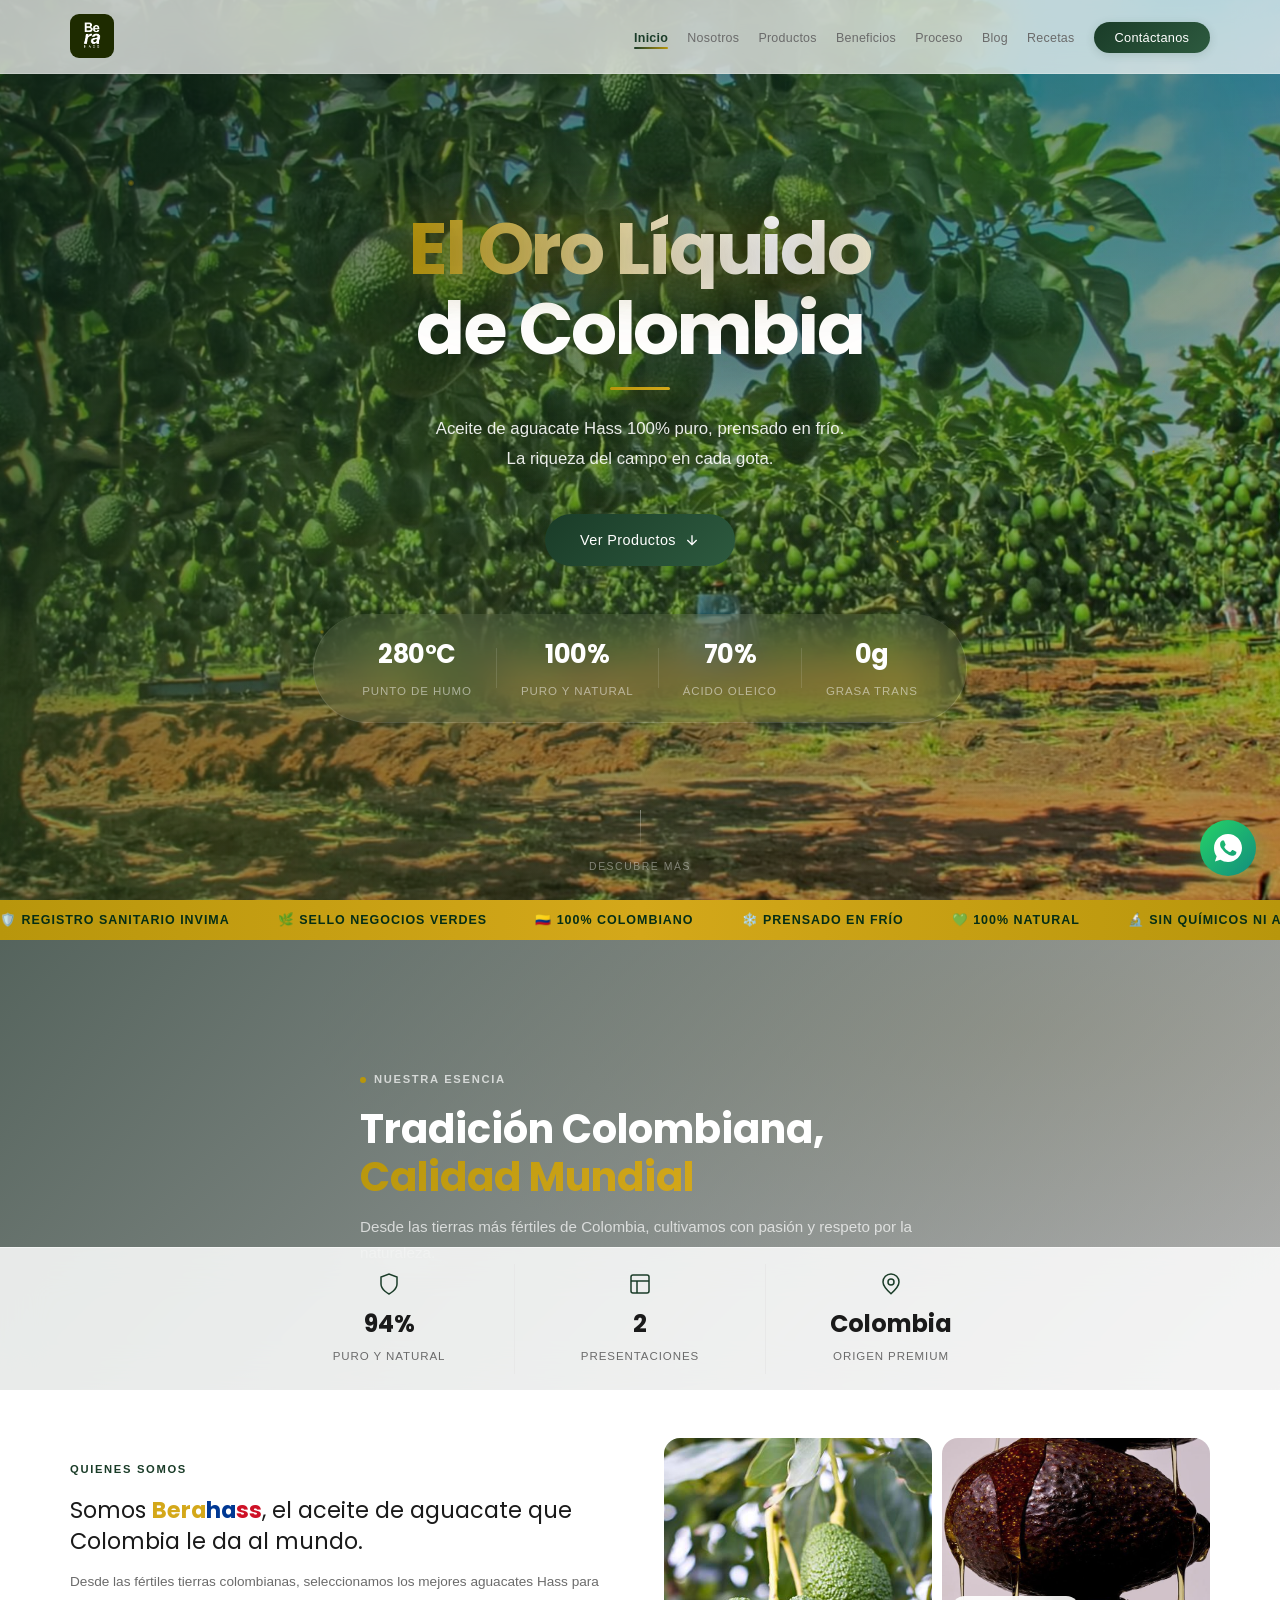
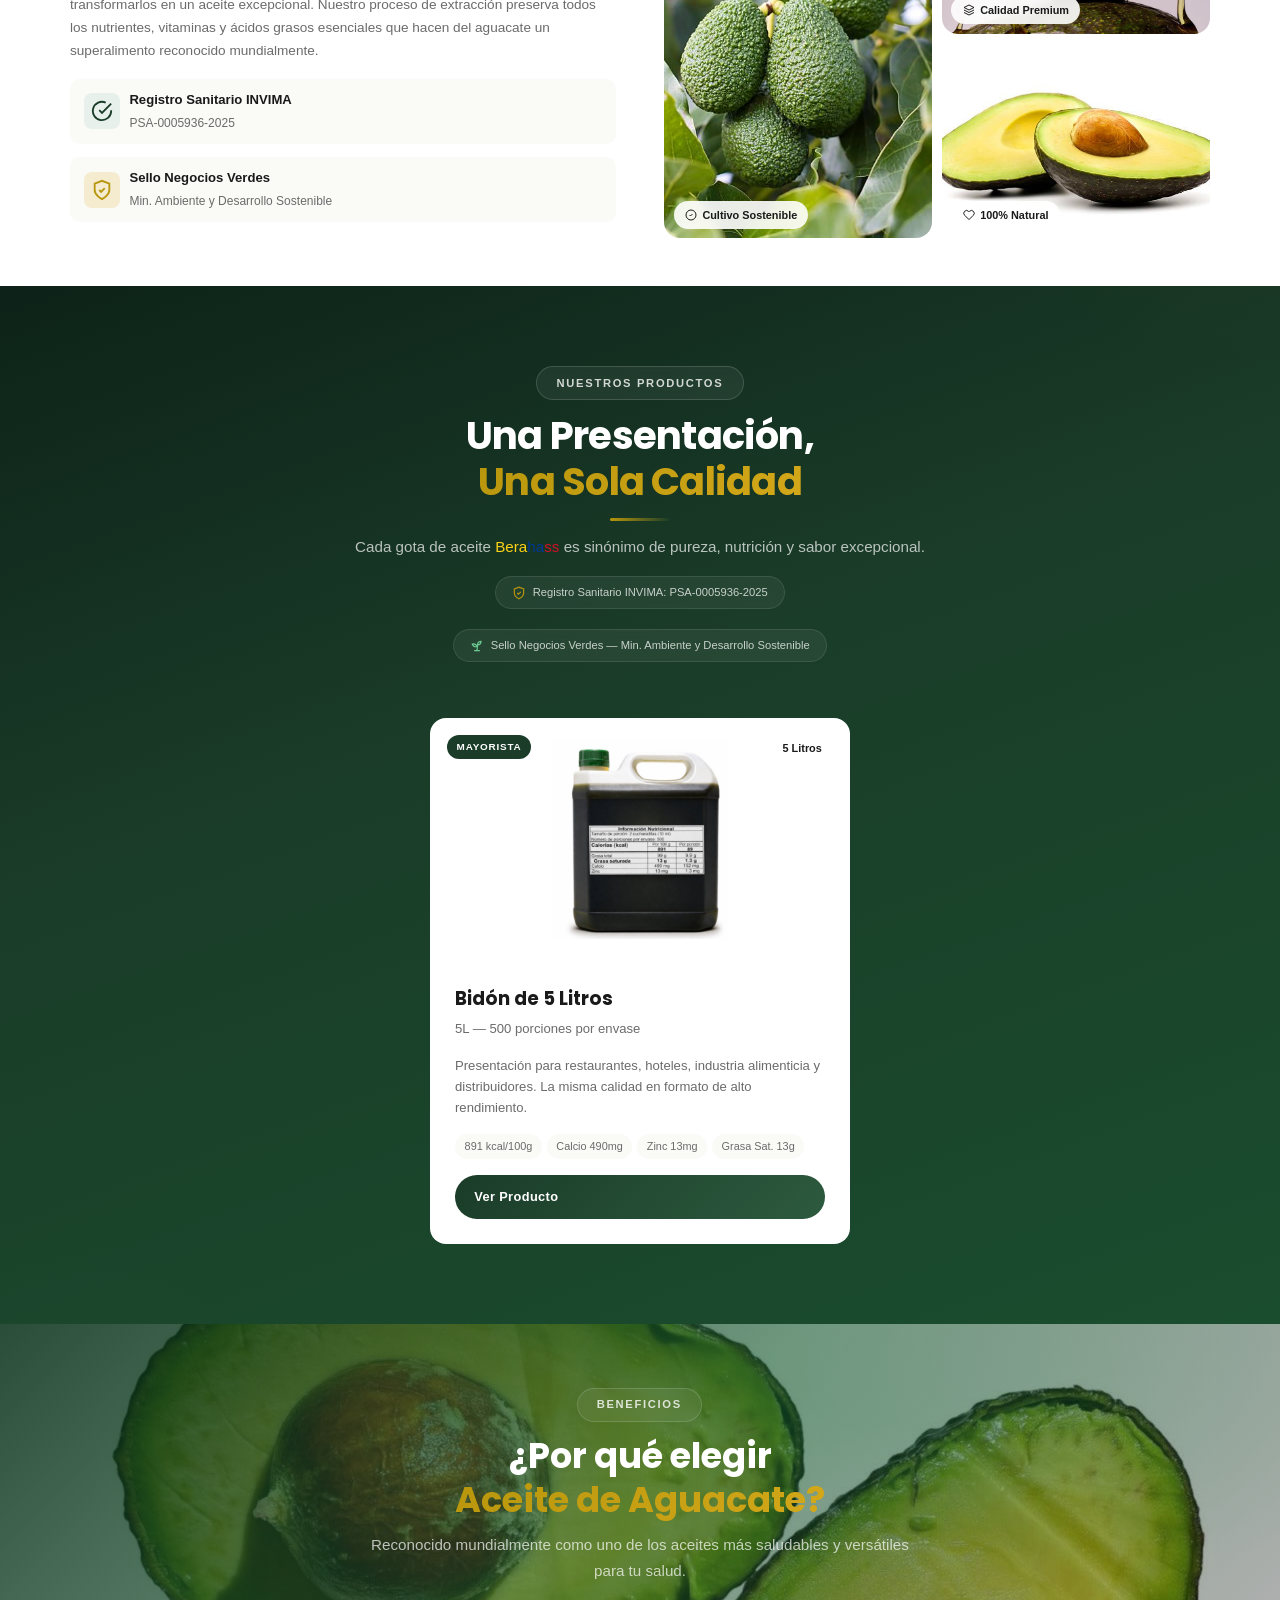
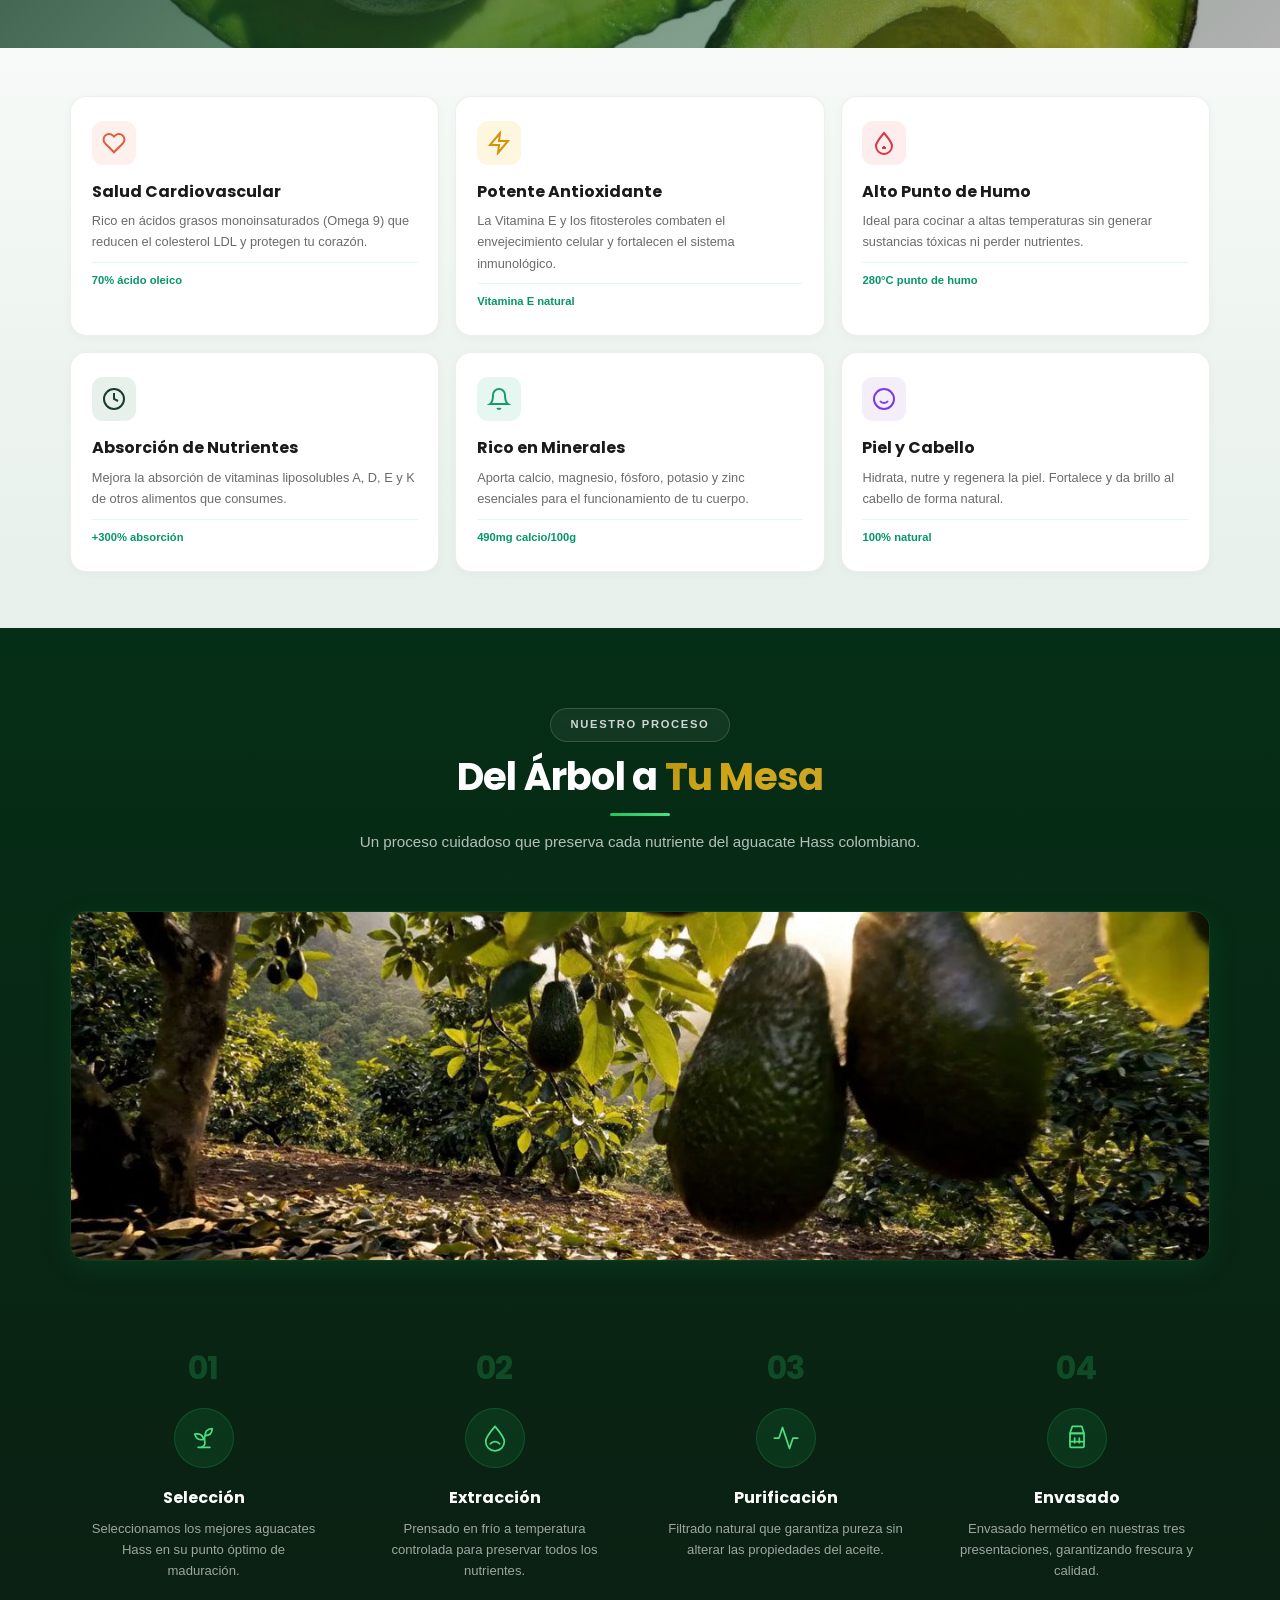
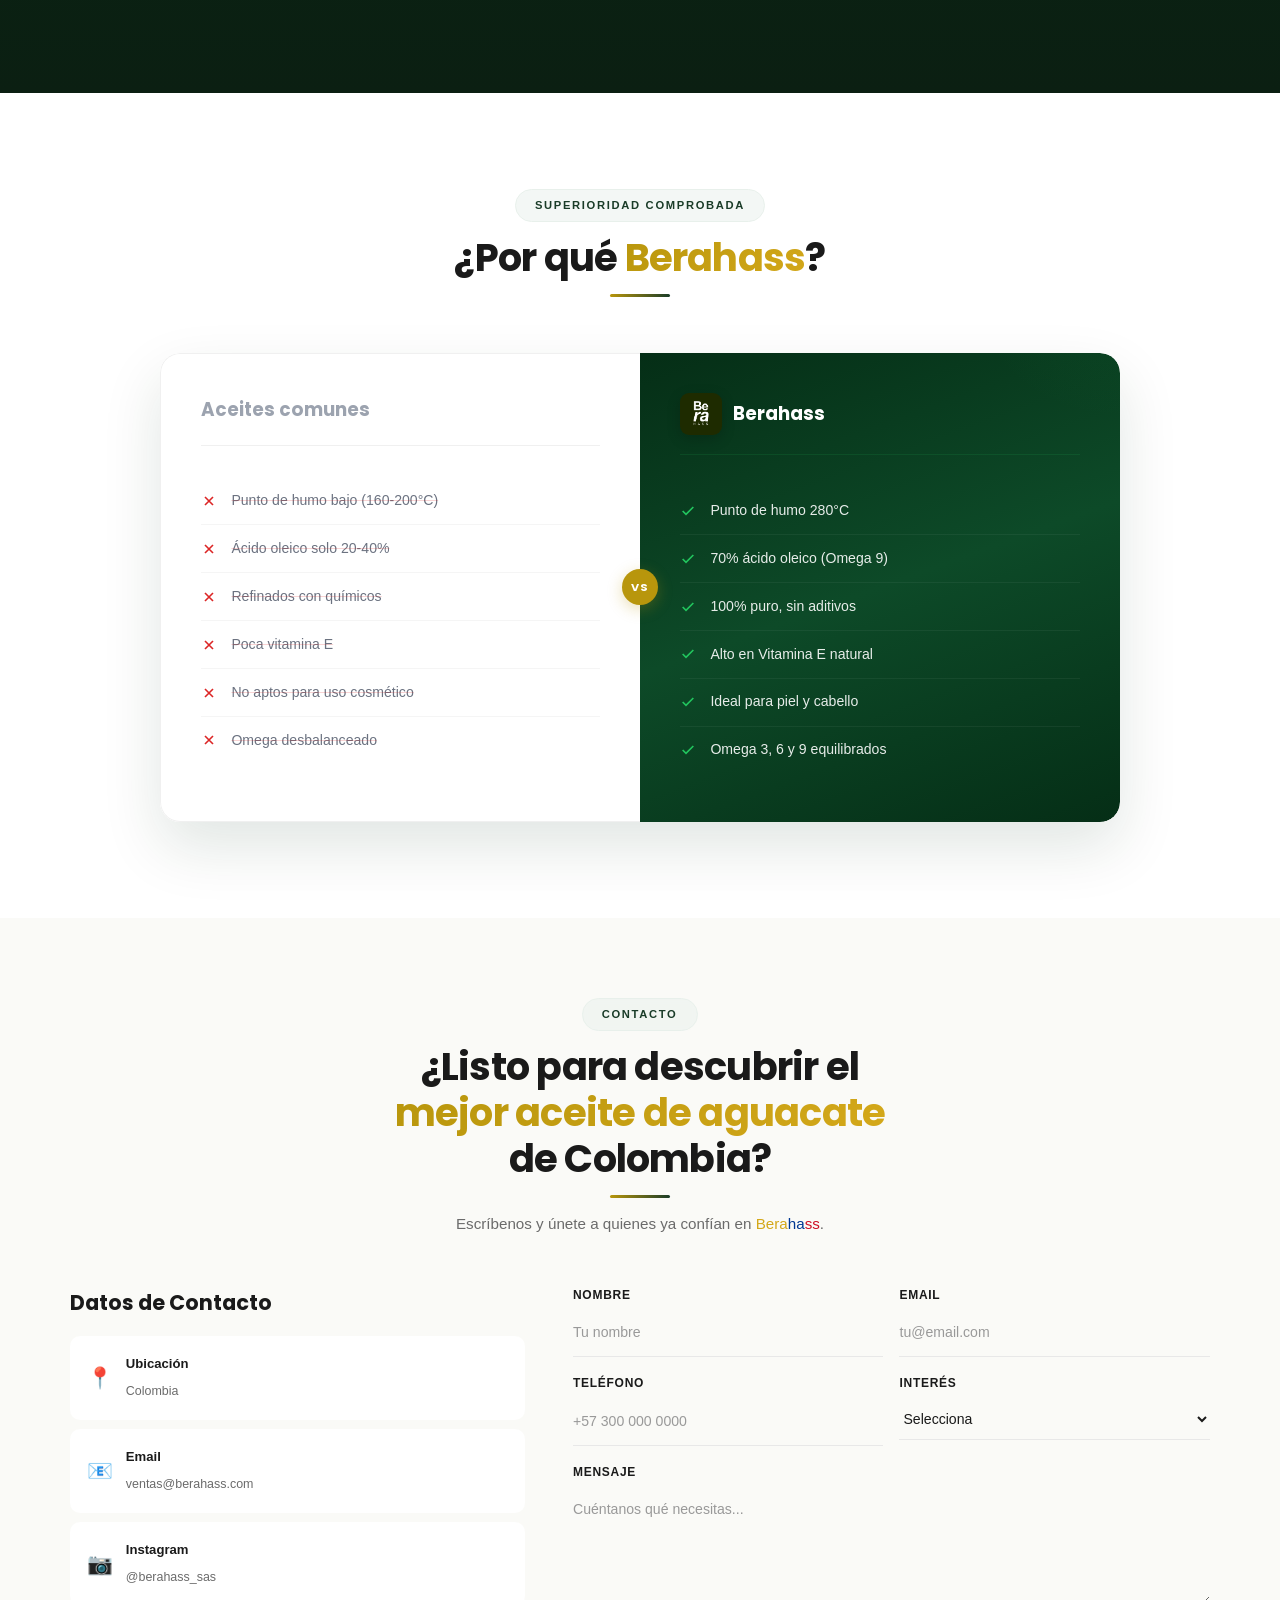
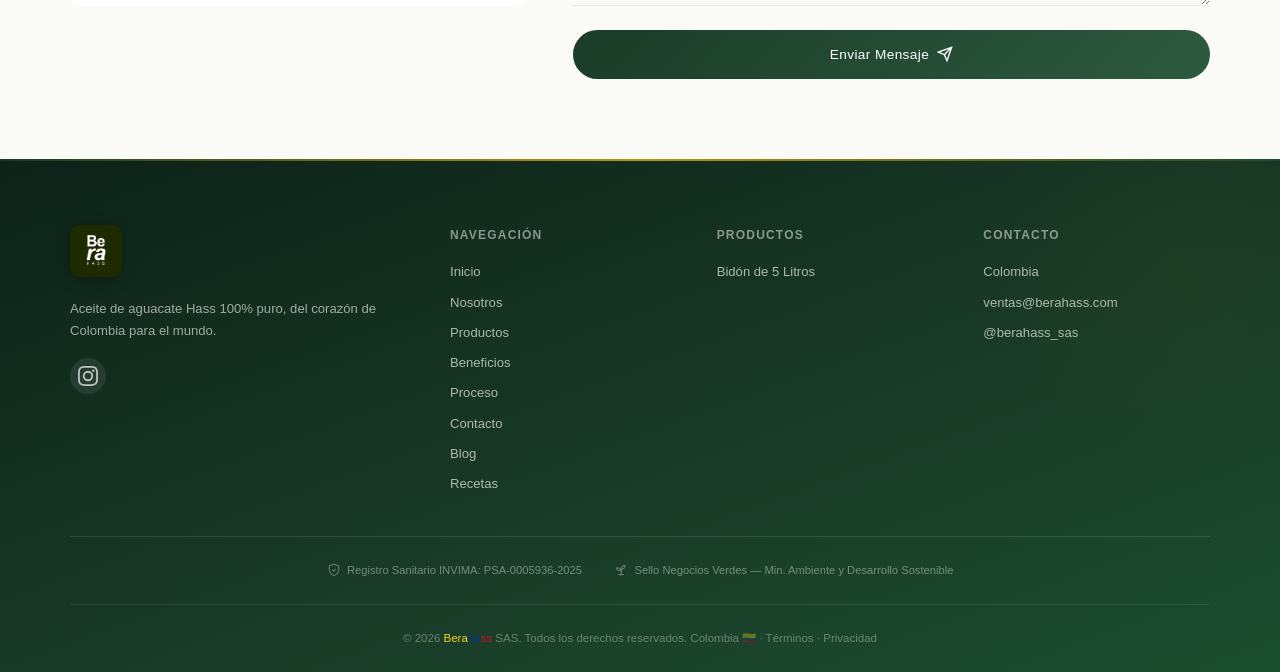
<file: index.html>
<!DOCTYPE html>
<html lang="es">
<head>
    <meta charset="UTF-8">
    <meta name="viewport" content="width=device-width, initial-scale=1.0">
    <title>Berahass | Aceite de Aguacate Hass Premium - Colombia</title>
    <meta name="description" content="Berahass - Aceite de aguacate Hass 100% puro de Colombia. Bid&oacute;n de 5 Litros. Rico en Omega 3-6-9, Vitamina E y antioxidantes naturales.">
    <link rel="canonical" href="https://berahass.co/">
    <!-- Open Graph / WhatsApp / Facebook -->
    <meta property="og:type" content="website">
    <meta property="og:title" content="Berahass | Aceite de Aguacate Hass Premium">
    <meta property="og:description" content="Aceite de aguacate Hass 100% puro, prensado en fr&iacute;o desde Colombia. Bid&oacute;n de 5 Litros.">
    <meta property="og:image" content="https://berahass.co/hero-cultivo.jpg">
    <meta property="og:url" content="https://berahass.co/">
    <meta property="og:locale" content="es_CO">
    <!-- Twitter Card -->
    <meta name="twitter:card" content="summary_large_image">
    <meta name="twitter:title" content="Berahass | Aceite de Aguacate Hass Premium">
    <meta name="twitter:description" content="Aceite de aguacate Hass 100% puro de Colombia.">
    <meta name="twitter:image" content="https://berahass.co/hero-cultivo.jpg">
    <!-- Theme color for mobile browsers -->
    <meta name="theme-color" content="#1a4d2e">
    <link rel="icon" type="image/png" sizes="16x16" href="favicon-16.png">
    <link rel="icon" type="image/png" sizes="32x32" href="favicon-32.png">
    <link rel="icon" type="image/png" sizes="48x48" href="favicon-48.png">
    <link rel="icon" type="image/png" sizes="192x192" href="favicon-192.png">
    <link rel="apple-touch-icon" sizes="180x180" href="apple-touch-icon.png">
    <!-- Preload critical resources -->
    <link rel="preload" href="hero-cultivo.jpg" as="image" imagesrcset="hero-cultivo-mobile.jpg 900w, hero-cultivo.jpg 1920w" imagesizes="100vw" fetchpriority="high">
    <link rel="preload" href="styles.css" as="style">
    <link rel="preload" href="BERAHASS1.png" as="image">
    <!-- DNS prefetch for external resources -->
    <link rel="dns-prefetch" href="https://fonts.googleapis.com">
    <link rel="dns-prefetch" href="https://fonts.gstatic.com">
    <link rel="dns-prefetch" href="https://formspree.io">
    <link rel="preconnect" href="https://fonts.googleapis.com">
    <link rel="preconnect" href="https://fonts.gstatic.com" crossorigin>
    <!-- Load fonts with display=swap for instant text render -->
    <link href="https://fonts.googleapis.com/css2?family=Poppins:wght@600;700&family=Inter:wght@400;500;600&display=swap" rel="stylesheet" media="print" onload="this.media='all'">
    <noscript><link href="https://fonts.googleapis.com/css2?family=Poppins:wght@600;700&family=Inter:wght@400;500;600&display=swap" rel="stylesheet"></noscript>
    <link rel="stylesheet" href="styles.css">
    <!-- Inline critical CSS for instant first paint -->
    <style>
        *,*::before,*::after{box-sizing:border-box;margin:0;padding:0}
        body{font-family:-apple-system,sans-serif;overflow-x:hidden}
        .preloader{position:fixed;inset:0;z-index:9999;background:linear-gradient(135deg,#0d2218,#1a3c28,#1a4d2e);display:flex;align-items:center;justify-content:center}
        .preloader-logo-img{width:110px;height:auto;border-radius:22px;box-shadow:0 10px 40px rgba(0,0,0,.35)}
        .navbar{position:fixed;top:0;left:0;right:0;z-index:1000;padding:.9rem 0;background:rgba(255,255,255,.7);backdrop-filter:blur(20px)}
        .nav-container{display:flex;align-items:center;justify-content:space-between;flex-wrap:nowrap}
        .nav-links{display:flex;align-items:center;gap:1.2rem}
        .nav-links a{font-size:.78rem;white-space:nowrap}
        .hero{position:relative;min-height:100vh;display:flex;align-items:center}
    </style>
    <script type="application/ld+json">
    {
      "@context": "https://schema.org",
      "@type": "Organization",
      "name": "Berahass",
      "legalName": "Berahass SAS",
      "url": "https://berahass.co",
      "logo": "https://berahass.co/BERAHASS1.png",
      "description": "Aceite de aguacate Hass 100% puro de Colombia. Bidón de 5 Litros.",
      "foundingDate": "2025",
      "address": {
        "@type": "PostalAddress",
        "addressCountry": "CO"
      },
      "contactPoint": {
        "@type": "ContactPoint",
        "email": "ventas@berahass.com",
        "contactType": "sales"
      },
      "sameAs": [
        "https://www.instagram.com/berahass_sas/"
      ]
    }
    </script>
    <script type="application/ld+json">
    {
      "@context": "https://schema.org",
      "@type": "WebSite",
      "name": "Berahass",
      "url": "https://berahass.co",
      "potentialAction": {
        "@type": "SearchAction",
        "target": "https://berahass.co/?q={search_term_string}",
        "query-input": "required name=search_term_string"
      }
    }
    </script>
</head>
<body>

    <!-- Preloader -->
    <div class="preloader" id="preloader">
        <div class="preloader-inner">
            <div class="preloader-logo">
                <img src="BERAHASS1.png" alt="Berahass" class="preloader-logo-img">
            </div>
            <div class="preloader-bar"><div class="preloader-fill"></div></div>
        </div>
    </div>

    <!-- Navigation -->
    <nav class="navbar" id="navbar">
        <div class="container nav-container">
            <a href="#inicio" class="logo">
                <img src="BERAHASS1.png" alt="Berahass" class="logo-img">
            </a>
            <button class="nav-toggle" id="navToggle" aria-label="Menu">
                <span></span><span></span><span></span>
            </button>
            <ul class="nav-links" id="navLinks">
                <li><a href="#inicio">Inicio</a></li>
                <li><a href="#nosotros">Nosotros</a></li>
                <li><a href="#productos">Productos</a></li>
                <li><a href="#beneficios">Beneficios</a></li>
                <li><a href="#proceso">Proceso</a></li>
                <li><a href="blog.html" target="_blank" rel="noopener">Blog</a></li>
                <li><a href="recetas.html" target="_blank" rel="noopener">Recetas</a></li>
                <li><a href="#contacto" class="btn-nav">Contáctanos</a></li>
            </ul>
        </div>
    </nav>

    <!-- Hero Section -->
    <section class="hero" id="inicio">
        <div class="hero-bg">
            <img src="hero-cultivo.jpg" srcset="hero-cultivo-mobile.jpg 900w, hero-cultivo.jpg 1920w" sizes="100vw" alt="Aguacates Hass frescos colgando del árbol" class="hero-bg-img" fetchpriority="high">
        </div>
        <div class="hero-overlay"></div>
        <!-- Floating particles -->
        <div class="hero-particles">
            <div class="particle" style="--x:10%;--y:20%;--s:6px;--d:8s;--delay:0s"></div>
            <div class="particle" style="--x:25%;--y:70%;--s:4px;--d:12s;--delay:2s"></div>
            <div class="particle" style="--x:50%;--y:30%;--s:5px;--d:10s;--delay:1s"></div>
            <div class="particle" style="--x:70%;--y:60%;--s:3px;--d:14s;--delay:3s"></div>
            <div class="particle" style="--x:85%;--y:25%;--s:7px;--d:9s;--delay:0.5s"></div>
            <div class="particle" style="--x:40%;--y:80%;--s:4px;--d:11s;--delay:4s"></div>
            <div class="particle" style="--x:60%;--y:15%;--s:5px;--d:13s;--delay:2.5s"></div>
            <div class="particle" style="--x:90%;--y:50%;--s:3px;--d:15s;--delay:1.5s"></div>
        </div>
        <!-- Glow orbs -->
        <div class="hero-glow hero-glow-1"></div>
        <div class="hero-glow hero-glow-2"></div>
        <div class="container hero-center">
            <div class="hero-text">
                <h1><span class="hero-accent">El Oro Líquido</span><br>de Colombia</h1>
                <div class="hero-line"></div>
                <p class="hero-subtitle">
                    Aceite de aguacate Hass 100% puro, prensado en frío.<br>
                    La riqueza del campo en cada gota.
                </p>
                <div class="hero-buttons">
                    <a href="#productos" class="btn btn-gold btn-lg">
                        <span>Ver Productos</span>
                        <svg width="16" height="16" viewBox="0 0 24 24" fill="none" stroke="currentColor" stroke-width="2"><path d="M12 5v14M5 12l7 7 7-7"/></svg>
                    </a>
                </div>
            </div>
            <div class="hero-stats">
                <div class="hero-stat">
                    <strong class="counter-num">280°C</strong>
                    <span>Punto de humo</span>
                </div>
                <div class="hero-stat-divider"></div>
                <div class="hero-stat">
                    <strong class="counter-num">100%</strong>
                    <span>Puro y natural</span>
                </div>
                <div class="hero-stat-divider"></div>
                <div class="hero-stat">
                    <strong class="counter-num">70%</strong>
                    <span>Ácido oleico</span>
                </div>
                <div class="hero-stat-divider"></div>
                <div class="hero-stat">
                    <strong class="counter-num">0g</strong>
                    <span>Grasa trans</span>
                </div>
            </div>
        </div>
        <!-- Scroll indicator -->
        <div class="hero-scroll">
            <div class="hero-scroll-line"></div>
            <span>Descubre más</span>
        </div>
    </section>

    <!-- Ticker Marquee -->
    <div class="ticker-wrap">
        <div class="ticker">
            <span class="ticker-item">🛡️ Registro Sanitario INVIMA</span>
            <span class="ticker-item">🌿 Sello Negocios Verdes</span>
            <span class="ticker-item">🇨🇴 100% Colombiano</span>
            <span class="ticker-item">❄️ Prensado en Frío</span>
            <span class="ticker-item">💚 100% Natural</span>
            <span class="ticker-item">🔬 Sin Químicos ni Aditivos</span>
            <span class="ticker-item">🛡️ Registro Sanitario INVIMA</span>
            <span class="ticker-item">🌿 Sello Negocios Verdes</span>
            <span class="ticker-item">🇨🇴 100% Colombiano</span>
            <span class="ticker-item">❄️ Prensado en Frío</span>
            <span class="ticker-item">💚 100% Natural</span>
            <span class="ticker-item">🔬 Sin Químicos ni Aditivos</span>
        </div>
    </div>

    <!-- About Section -->
    <section class="about-v2" id="nosotros">
        <!-- Panoramic Hero -->
        <div class="about-panorama">
            <img src="sandid-hass-avocados-5537945_1920.jpg" alt="Plantación de aguacate Hass en Colombia" class="about-panorama-img" loading="lazy">
            <div class="about-panorama-overlay"></div>
            <div class="container about-panorama-content">
                <div class="panorama-badge">
                    <span class="panorama-badge-dot"></span>
                    Nuestra Esencia
                </div>
                <h2>Tradici&oacute;n Colombiana,<br><span class="text-gold">Calidad Mundial</span></h2>
                <p class="panorama-subtitle">Desde las tierras m&aacute;s f&eacute;rtiles de Colombia, cultivamos con pasi&oacute;n y respeto por la naturaleza.</p>
            </div>
            <!-- Floating Counters -->
            <div class="about-counters">
                <div class="about-counter" style="--cdelay: 0s">
                    <div class="counter-icon">
                        <svg width="24" height="24" viewBox="0 0 24 24" fill="none" stroke="currentColor" stroke-width="1.5"><path d="M12 22s8-4 8-10V5l-8-3-8 3v7c0 6 8 10 8 10z"/></svg>
                    </div>
                    <span class="counter-num">100%</span>
                    <span class="counter-label">Puro y Natural</span>
                </div>
                <div class="about-counter-divider"></div>
                <div class="about-counter" style="--cdelay: 0.15s">
                    <div class="counter-icon">
                        <svg width="24" height="24" viewBox="0 0 24 24" fill="none" stroke="currentColor" stroke-width="1.5"><rect x="3" y="3" width="18" height="18" rx="2" ry="2"/><line x1="3" y1="9" x2="21" y2="9"/><line x1="9" y1="21" x2="9" y2="9"/></svg>
                    </div>
                    <span class="counter-num">3</span>
                    <span class="counter-label">Presentaciones</span>
                </div>
                <div class="about-counter-divider"></div>
                <div class="about-counter" style="--cdelay: 0.3s">
                    <div class="counter-icon">
                        <svg width="24" height="24" viewBox="0 0 24 24" fill="none" stroke="currentColor" stroke-width="1.5"><circle cx="12" cy="10" r="3"/><path d="M12 21.7C17.3 17 20 13 20 10a8 8 0 1 0-16 0c0 3 2.7 7 8 11.7z"/></svg>
                    </div>
                    <span class="counter-num">Colombia</span>
                    <span class="counter-label">Origen Premium</span>
                </div>
            </div>
        </div>

        <!-- Content Block -->
        <div class="container">
            <div class="about-story">
                <div class="about-story-text">
                    <span class="about-eyebrow">Quienes Somos</span>
                    <h3 class="about-headline">Somos <strong class="brand-col-dark"><span class="b-y">Bera</span><span class="b-b">ha</span><span class="b-r">ss</span></strong>, el aceite de aguacate que Colombia le da al mundo.</h3>
                    <p class="about-body">Desde las fértiles tierras colombianas, seleccionamos los mejores aguacates Hass para transformarlos en un aceite excepcional. Nuestro proceso de extracción preserva todos los nutrientes, vitaminas y ácidos grasos esenciales que hacen del aguacate un superalimento reconocido mundialmente.</p>
                    <div class="about-highlights">
                        <div class="about-hl">
                            <div class="about-hl-icon about-hl-green">
                                <svg width="22" height="22" viewBox="0 0 24 24" fill="none" stroke="currentColor" stroke-width="2"><path d="M22 11.08V12a10 10 0 1 1-5.93-9.14"/><path d="M22 4L12 14.01l-3-3"/></svg>
                            </div>
                            <div>
                                <strong>Registro Sanitario INVIMA</strong>
                                <span>PSA-0005936-2025</span>
                            </div>
                        </div>
                        <div class="about-hl">
                            <div class="about-hl-icon about-hl-gold">
                                <svg width="22" height="22" viewBox="0 0 24 24" fill="none" stroke="currentColor" stroke-width="2"><path d="M12 22s8-4 8-10V5l-8-3-8 3v7c0 6 8 10 8 10z"/><path d="M9 12l2 2 4-4"/></svg>
                            </div>
                            <div>
                                <strong>Sello Negocios Verdes</strong>
                                <span>Min. Ambiente y Desarrollo Sostenible</span>
                            </div>
                        </div>
                    </div>
                </div>
                <div class="about-mosaic">
                    <div class="mosaic-item mosaic-tall">
                        <img src="istockphoto-521202112-612x612.jpg" alt="Aguacates Hass en el árbol" loading="lazy">
                        <div class="mosaic-label">
                            <svg width="16" height="16" viewBox="0 0 24 24" fill="none" stroke="currentColor" stroke-width="2"><path d="M12 22c5.523 0 10-4.477 10-10S17.523 2 12 2 2 6.477 2 12s4.477 10 10 10z"/><path d="M9 12l2 2 4-4"/></svg>
                            Cultivo Sostenible
                        </div>
                    </div>
                    <div class="mosaic-item mosaic-wide">
                        <img src="WhatsApp Image 2026-04-01 at 9.13.30 PM.jpeg" alt="Aguacates Hass con aceite" loading="lazy">
                        <div class="mosaic-label">
                            <svg width="16" height="16" viewBox="0 0 24 24" fill="none" stroke="currentColor" stroke-width="2"><path d="M12 2L2 7l10 5 10-5-10-5z"/><path d="M2 17l10 5 10-5"/><path d="M2 12l10 5 10-5"/></svg>
                            Calidad Premium
                        </div>
                    </div>
                    <div class="mosaic-item">
                        <img src="istockphoto-174946444-612x612.jpg" alt="Aguacate Hass cortado" loading="lazy">
                        <div class="mosaic-label">
                            <svg width="16" height="16" viewBox="0 0 24 24" fill="none" stroke="currentColor" stroke-width="2"><path d="M20.84 4.61a5.5 5.5 0 0 0-7.78 0L12 5.67l-1.06-1.06a5.5 5.5 0 0 0-7.78 7.78l1.06 1.06L12 21.23l7.78-7.78 1.06-1.06a5.5 5.5 0 0 0 0-7.78z"/></svg>
                            100% Natural
                        </div>
                    </div>
                </div>
            </div>

        </div>
    </section>


    <!-- Products Section -->
    <section class="section products" id="productos">
        <div class="container">
            <div class="section-header light">
                <span class="section-tag light">Nuestros Productos</span>
                <h2>Una Presentación,<br><span class="text-gold">Una Sola Calidad</span></h2>
                <p>Cada gota de aceite <span class="brand-col"><span class="b-y">Bera</span><span class="b-b">ha</span><span class="b-r">ss</span></span> es sinónimo de pureza, nutrición y sabor excepcional.</p>
                <div class="trust-badges">
                    <div class="trust-badge-item">
                        <svg width="20" height="20" viewBox="0 0 24 24" fill="none" stroke="currentColor" stroke-width="2"><path d="M12 22s8-4 8-10V5l-8-3-8 3v7c0 6 8 10 8 10z"/><path d="M9 12l2 2 4-4"/></svg>
                        <span>Registro Sanitario INVIMA: PSA-0005936-2025</span>
                    </div>
                    <div class="trust-badge-item trust-badge-green">
                        <svg width="20" height="20" viewBox="0 0 24 24" fill="none" stroke="currentColor" stroke-width="2"><path d="M7 20h10"/><path d="M10 20c5.5-2.5.8-6.4 3-10"/><path d="M9.5 9.4c1.1.8 1.8 2.2 2.3 3.7-2 .4-3.5.4-4.8-.3-1.2-.6-2.3-1.9-3-4.2 2.8-.5 4.4 0 5.5.8z"/><path d="M14.1 6a7 7 0 0 0-1.1 4c1.9-.1 3.3-.6 4.3-1.4 1-1 1.6-2.3 1.7-4.6-2.7.1-4 1-4.9 2z"/></svg>
                        <span>Sello Negocios Verdes &mdash; Min. Ambiente y Desarrollo Sostenible</span>
                    </div>
                </div>
            </div>
            <div class="products-grid">
                <!-- Industrial -->
                <div class="prod-card">
                    <div class="prod-header industrial-bg">
                        <img src="garrafa.png" alt="Bidón de 5 Litros de aceite de aguacate Hass Berahass" class="prod-img prod-img-garrafa" loading="lazy">
                        <div class="prod-badge">5 Litros</div>
                        <span class="prod-tag">Mayorista</span>
                    </div>
                    <div class="prod-info">
                        <h3>Bidón de 5 Litros</h3>
                        <p class="prod-sub">5L &mdash; 500 porciones por envase</p>
                        <p>Presentación para restaurantes, hoteles, industria alimenticia y distribuidores. La misma calidad en formato de alto rendimiento.</p>
                        <div class="prod-nutrients">
                            <span>891 kcal/100g</span><span>Calcio 490mg</span><span>Zinc 13mg</span><span>Grasa Sat. 13g</span>
                        </div>

                        <div class="prod-actions">
                            <a href="producto-industrial.html" class="btn btn-prod">Ver Producto</a>
                        </div>
                    </div>
                </div>
            </div>
        </div>
    </section>


    <!-- Benefits Section -->
    <section class="section benefits" id="beneficios">
        <div class="benefits-hero-bg">
            <img src="WhatsApp Image 2026-04-01 at 9.14.23 PM.jpeg" alt="Aguacates Hass cortados" class="benefits-hero-img" loading="lazy">
            <div class="benefits-hero-overlay"></div>
            <div class="container benefits-hero-content">
                <span class="section-tag light">Beneficios</span>
                <h2>¿Por qué elegir<br><span class="text-gold">Aceite de Aguacate?</span></h2>
                <p>Reconocido mundialmente como uno de los aceites más saludables y versátiles para tu salud.</p>
            </div>
        </div>
        <div class="ben-dark">
            <div class="container">
                <div class="ben-bento">
                    <div class="ben-card-new">
                        <div class="ben-icon-wrap ben-coral">
                            <svg width="24" height="24" viewBox="0 0 24 24" fill="none" stroke="currentColor" stroke-width="2"><path d="M20.84 4.61a5.5 5.5 0 0 0-7.78 0L12 5.67l-1.06-1.06a5.5 5.5 0 0 0-7.78 7.78l1.06 1.06L12 21.23l7.78-7.78 1.06-1.06a5.5 5.5 0 0 0 0-7.78z"/></svg>
                        </div>
                        <h3>Salud Cardiovascular</h3>
                        <p>Rico en ácidos grasos monoinsaturados (Omega 9) que reducen el colesterol LDL y protegen tu corazón.</p>
                        <div class="ben-stat"><strong>70%</strong> ácido oleico</div>
                    </div>
                    <div class="ben-card-new">
                        <div class="ben-icon-wrap ben-amber">
                            <svg width="24" height="24" viewBox="0 0 24 24" fill="none" stroke="currentColor" stroke-width="2"><path d="M13 2L3 14h9l-1 8 10-12h-9l1-8z"/></svg>
                        </div>
                        <h3>Potente Antioxidante</h3>
                        <p>La Vitamina E y los fitosteroles combaten el envejecimiento celular y fortalecen el sistema inmunológico.</p>
                        <div class="ben-stat"><strong>Vitamina E</strong> natural</div>
                    </div>
                    <div class="ben-card-new">
                        <div class="ben-icon-wrap ben-red">
                            <svg width="24" height="24" viewBox="0 0 24 24" fill="none" stroke="currentColor" stroke-width="2"><path d="M12 2c0 0-8 9.27-8 13a8 8 0 0 0 16 0c0-3.73-8-13-8-13z"/><path d="M12 15v3M10 17h4"/></svg>
                        </div>
                        <h3>Alto Punto de Humo</h3>
                        <p>Ideal para cocinar a altas temperaturas sin generar sustancias tóxicas ni perder nutrientes.</p>
                        <div class="ben-stat"><strong>280°C</strong> punto de humo</div>
                    </div>
                    <div class="ben-card-new">
                        <div class="ben-icon-wrap ben-green">
                            <svg width="24" height="24" viewBox="0 0 24 24" fill="none" stroke="currentColor" stroke-width="2"><circle cx="12" cy="12" r="10"/><path d="M12 6v6l4 2"/></svg>
                        </div>
                        <h3>Absorción de Nutrientes</h3>
                        <p>Mejora la absorción de vitaminas liposolubles A, D, E y K de otros alimentos que consumes.</p>
                        <div class="ben-stat"><strong>+300%</strong> absorción</div>
                    </div>
                    <div class="ben-card-new">
                        <div class="ben-icon-wrap ben-teal">
                            <svg width="24" height="24" viewBox="0 0 24 24" fill="none" stroke="currentColor" stroke-width="2"><path d="M18 8A6 6 0 0 0 6 8c0 7-3 9-3 9h18s-3-2-3-9"/><path d="M13.73 21a2 2 0 0 1-3.46 0"/></svg>
                        </div>
                        <h3>Rico en Minerales</h3>
                        <p>Aporta calcio, magnesio, fósforo, potasio y zinc esenciales para el funcionamiento de tu cuerpo.</p>
                        <div class="ben-stat"><strong>490mg</strong> calcio/100g</div>
                    </div>
                    <div class="ben-card-new">
                        <div class="ben-icon-wrap ben-purple">
                            <svg width="24" height="24" viewBox="0 0 24 24" fill="none" stroke="currentColor" stroke-width="2"><path d="M12 22c5.523 0 10-4.477 10-10S17.523 2 12 2 2 6.477 2 12s4.477 10 10 10z"/><path d="M8 14s1.5 2 4 2 4-2 4-2"/><line x1="9" y1="9" x2="9.01" y2="9"/><line x1="15" y1="9" x2="15.01" y2="9"/></svg>
                        </div>
                        <h3>Piel y Cabello</h3>
                        <p>Hidrata, nutre y regenera la piel. Fortalece y da brillo al cabello de forma natural.</p>
                        <div class="ben-stat"><strong>100%</strong> natural</div>
                    </div>
                </div>
            </div>
        </div>
    </section>


    <!-- Process Section -->
    <section class="section process" id="proceso">
        <div class="container">
            <div class="section-header light">
                <span class="section-tag light">Nuestro Proceso</span>
                <h2>Del Árbol a <span class="text-gradient">Tu Mesa</span></h2>
                <p>Un proceso cuidadoso que preserva cada nutriente del aguacate Hass colombiano.</p>
            </div>
            <div class="process-visual">
                <video class="process-bg-video" autoplay muted loop playsinline preload="none" poster="process-poster.jpg">
                    <source src="process-video.mp4" type="video/mp4">
                    <img src="process-poster.jpg" alt="Plantación de aguacate Hass en Colombia" loading="lazy">
                </video>
            </div>
            <div class="process-steps">
                <div class="p-step">
                    <div class="p-num">01</div>
                    <div class="p-icon-svg">
                        <svg width="40" height="40" viewBox="0 0 24 24" fill="none" stroke="currentColor" stroke-width="1.5" stroke-linecap="round" stroke-linejoin="round">
                            <path d="M7 20h10"/>
                            <path d="M10 20c5.5-2.5.8-6.4 3-10"/>
                            <path d="M9.5 9.4c1.1.8 1.8 2.2 2.3 3.7-2 .4-3.5.4-4.8-.3-1.2-.6-2.3-1.9-3-4.2 2.8-.5 4.4 0 5.5.8z"/>
                            <path d="M14.1 6a7 7 0 0 0-1.1 4c1.9-.1 3.3-.6 4.3-1.4 1-1 1.6-2.3 1.7-4.6-2.7.1-4 1-4.9 2z"/>
                        </svg>
                    </div>
                    <h3>Selección</h3>
                    <p>Seleccionamos los mejores aguacates Hass en su punto óptimo de maduración.</p>
                    <div class="p-connector"></div>
                </div>
                <div class="p-step">
                    <div class="p-num">02</div>
                    <div class="p-icon-svg">
                        <svg width="40" height="40" viewBox="0 0 24 24" fill="none" stroke="currentColor" stroke-width="1.5" stroke-linecap="round" stroke-linejoin="round">
                            <path d="M12 2c0 0-8 9.27-8 13a8 8 0 0 0 16 0c0-3.73-8-13-8-13z"/>
                            <path d="M8 17s1.5-2 4-2 4 2 4 2"/>
                        </svg>
                    </div>
                    <h3>Extracción</h3>
                    <p>Prensado en frío a temperatura controlada para preservar todos los nutrientes.</p>
                    <div class="p-connector"></div>
                </div>
                <div class="p-step">
                    <div class="p-num">03</div>
                    <div class="p-icon-svg">
                        <svg width="40" height="40" viewBox="0 0 24 24" fill="none" stroke="currentColor" stroke-width="1.5" stroke-linecap="round" stroke-linejoin="round">
                            <path d="M22 12h-4l-3 9L9 3l-3 9H2"/>
                        </svg>
                    </div>
                    <h3>Purificación</h3>
                    <p>Filtrado natural que garantiza pureza sin alterar las propiedades del aceite.</p>
                    <div class="p-connector"></div>
                </div>
                <div class="p-step">
                    <div class="p-num">04</div>
                    <div class="p-icon-svg">
                        <svg width="40" height="40" viewBox="0 0 24 24" fill="none" stroke="currentColor" stroke-width="1.5" stroke-linecap="round" stroke-linejoin="round">
                            <path d="M8 2h8l2 6H6l2-6z"/>
                            <rect x="6" y="8" width="12" height="12" rx="1"/>
                            <path d="M10 12v4"/>
                            <path d="M14 12v4"/>
                            <path d="M6 15h12"/>
                        </svg>
                    </div>
                    <h3>Envasado</h3>
                    <p>Envasado hermético en nuestras tres presentaciones, garantizando frescura y calidad.</p>
                </div>
            </div>
        </div>
    </section>


    <!-- Comparison Section -->
    <section class="section comparison" id="comparacion">
        <div class="container">
            <div class="section-header">
                <span class="section-tag">Superioridad Comprobada</span>
                <h2>¿Por qué <span class="text-gold">Berahass</span>?</h2>
            </div>
            <div class="comp-v2">
                <div class="comp-v2-cols">
                    <div class="comp-v2-col comp-v2-col-other">
                        <div class="comp-v2-col-head">
                            <span class="comp-v2-label">Aceites comunes</span>
                        </div>
                        <ul class="comp-v2-list">
                            <li><svg width="16" height="16" viewBox="0 0 24 24" fill="none" stroke="#dc2626" stroke-width="2.5"><path d="M18 6L6 18M6 6l12 12"/></svg> Punto de humo bajo (160-200°C)</li>
                            <li><svg width="16" height="16" viewBox="0 0 24 24" fill="none" stroke="#dc2626" stroke-width="2.5"><path d="M18 6L6 18M6 6l12 12"/></svg> Ácido oleico solo 20-40%</li>
                            <li><svg width="16" height="16" viewBox="0 0 24 24" fill="none" stroke="#dc2626" stroke-width="2.5"><path d="M18 6L6 18M6 6l12 12"/></svg> Refinados con químicos</li>
                            <li><svg width="16" height="16" viewBox="0 0 24 24" fill="none" stroke="#dc2626" stroke-width="2.5"><path d="M18 6L6 18M6 6l12 12"/></svg> Poca vitamina E</li>
                            <li><svg width="16" height="16" viewBox="0 0 24 24" fill="none" stroke="#dc2626" stroke-width="2.5"><path d="M18 6L6 18M6 6l12 12"/></svg> No aptos para uso cosmético</li>
                            <li><svg width="16" height="16" viewBox="0 0 24 24" fill="none" stroke="#dc2626" stroke-width="2.5"><path d="M18 6L6 18M6 6l12 12"/></svg> Omega desbalanceado</li>
                        </ul>
                    </div>
                    <div class="comp-v2-col comp-v2-col-bera">
                        <div class="comp-v2-col-head">
                            <img src="BERAHASS1.png" alt="Berahass" class="comp-v2-logo">
                            <span class="comp-v2-label">Berahass</span>
                        </div>
                        <ul class="comp-v2-list">
                            <li><svg width="16" height="16" viewBox="0 0 24 24" fill="none" stroke="#22c55e" stroke-width="2.5"><path d="M20 6L9 17l-5-5"/></svg> Punto de humo 280°C</li>
                            <li><svg width="16" height="16" viewBox="0 0 24 24" fill="none" stroke="#22c55e" stroke-width="2.5"><path d="M20 6L9 17l-5-5"/></svg> 70% ácido oleico (Omega 9)</li>
                            <li><svg width="16" height="16" viewBox="0 0 24 24" fill="none" stroke="#22c55e" stroke-width="2.5"><path d="M20 6L9 17l-5-5"/></svg> 100% puro, sin aditivos</li>
                            <li><svg width="16" height="16" viewBox="0 0 24 24" fill="none" stroke="#22c55e" stroke-width="2.5"><path d="M20 6L9 17l-5-5"/></svg> Alto en Vitamina E natural</li>
                            <li><svg width="16" height="16" viewBox="0 0 24 24" fill="none" stroke="#22c55e" stroke-width="2.5"><path d="M20 6L9 17l-5-5"/></svg> Ideal para piel y cabello</li>
                            <li><svg width="16" height="16" viewBox="0 0 24 24" fill="none" stroke="#22c55e" stroke-width="2.5"><path d="M20 6L9 17l-5-5"/></svg> Omega 3, 6 y 9 equilibrados</li>
                        </ul>
                    </div>
                </div>
            </div>
        </div>
    </section>

    <!-- Contact Section -->
    <section class="section contact" id="contacto">
        <div class="container">
            <!-- CTA headline integrated -->
            <div class="section-header">
                <span class="section-tag">Contacto</span>
                <h2>¿Listo para descubrir el<br><span class="text-gold">mejor aceite de aguacate</span><br>de Colombia?</h2>
                <p>Escr&iacute;benos y &uacute;nete a quienes ya conf&iacute;an en <span class="brand-col-dark"><span class="b-y">Bera</span><span class="b-b">ha</span><span class="b-r">ss</span></span>.</p>
            </div>
            <div class="contact-layout">
                <div class="contact-left">
                    <h3>Datos de Contacto</h3>
                    <div class="contact-cards">
                        <a href="https://www.google.com/maps/place/Colombia" target="_blank" rel="noopener noreferrer" class="c-card c-link">
                            <div class="c-icon">&#128205;</div>
                            <div><strong>Ubicación</strong><span>Colombia</span></div>
                        </a>
                        <a href="mailto:ventas@berahass.com" class="c-card c-link">
                            <div class="c-icon">&#128231;</div>
                            <div><strong>Email</strong><span>ventas@berahass.com</span></div>
                        </a>
                        <div class="c-card">
                            <a href="https://www.instagram.com/berahass_sas/" target="_blank" rel="noopener noreferrer" class="c-link">
                                <div class="c-icon">&#128247;</div>
                                <div><strong>Instagram</strong><span>@berahass_sas</span></div>
                            </a>
                        </div>
                    </div>
                </div>
                <div class="contact-right">
                    <form class="contact-form" id="contactForm" action="https://formspree.io/f/xojplodw" method="POST">
                        <div class="form-row">
                            <div class="form-group">
                                <label for="nombre">Nombre</label>
                                <input type="text" id="nombre" name="nombre" placeholder="Tu nombre" required>
                            </div>
                            <div class="form-group">
                                <label for="email">Email</label>
                                <input type="email" id="email" name="email" placeholder="tu@email.com" required>
                            </div>
                        </div>
                        <div class="form-row">
                            <div class="form-group">
                                <label for="telefono">Teléfono</label>
                                <input type="tel" id="telefono" name="telefono" placeholder="+57 300 000 0000">
                            </div>
                            <div class="form-group">
                                <label for="asunto">Interés</label>
                                <select id="asunto" name="asunto" required>
                                    <option value="" disabled selected>Selecciona</option>
                                    <option value="industrial">Bidón de 5 Litros</option>
                                    <option value="distribucion">Distribución</option>
                                    <option value="exportacion">Exportación</option>
                                    <option value="otro">Otro</option>
                                </select>
                            </div>
                        </div>
                        <div class="form-group full-width">
                            <label for="mensaje">Mensaje</label>
                            <textarea id="mensaje" name="mensaje" rows="4" placeholder="Cuéntanos qué necesitas..." required></textarea>
                        </div>
                        <button type="submit" class="btn btn-gold btn-lg btn-full">
                            <span>Enviar Mensaje</span>
                            <svg width="16" height="16" viewBox="0 0 24 24" fill="none" stroke="currentColor" stroke-width="2"><path d="M22 2L11 13M22 2l-7 20-4-9-9-4 20-7z"/></svg>
                        </button>
                    </form>
                </div>
            </div>
        </div>
    </section>

    <!-- Footer -->
    <footer class="footer">
        <div class="container">
            <div class="footer-top">
                <div class="footer-brand">
                    <a href="#inicio" class="logo footer-logo">
                        <img src="BERAHASS1.png" alt="Berahass" class="logo-img">
                    </a>
                    <p>Aceite de aguacate Hass 100% puro, del corazón de Colombia para el mundo.</p>
                    <div class="footer-social">
                        <a href="https://www.instagram.com/berahass_sas/" target="_blank" rel="noopener noreferrer" aria-label="Instagram">
                            <svg width="20" height="20" viewBox="0 0 24 24" fill="currentColor"><path d="M12 2.163c3.204 0 3.584.012 4.85.07 3.252.148 4.771 1.691 4.919 4.919.058 1.265.069 1.645.069 4.849 0 3.205-.012 3.584-.069 4.849-.149 3.225-1.664 4.771-4.919 4.919-1.266.058-1.644.07-4.85.07-3.204 0-3.584-.012-4.849-.07-3.26-.149-4.771-1.699-4.919-4.92-.058-1.265-.07-1.644-.07-4.849 0-3.204.013-3.583.07-4.849.149-3.227 1.664-4.771 4.919-4.919 1.266-.057 1.645-.069 4.849-.069zM12 0C8.741 0 8.333.014 7.053.072 2.695.272.273 2.69.073 7.052.014 8.333 0 8.741 0 12c0 3.259.014 3.668.072 4.948.2 4.358 2.618 6.78 6.98 6.98C8.333 23.986 8.741 24 12 24c3.259 0 3.668-.014 4.948-.072 4.354-.2 6.782-2.618 6.979-6.98.059-1.28.073-1.689.073-4.948 0-3.259-.014-3.667-.072-4.947-.196-4.354-2.617-6.78-6.979-6.98C15.668.014 15.259 0 12 0zm0 5.838a6.162 6.162 0 100 12.324 6.162 6.162 0 000-12.324zM12 16a4 4 0 110-8 4 4 0 010 8zm6.406-11.845a1.44 1.44 0 100 2.881 1.44 1.44 0 000-2.881z"/></svg>
                        </a>
                    </div>
                </div>
                <div class="footer-nav">
                    <h4>Navegación</h4>
                    <ul>
                        <li><a href="#inicio">Inicio</a></li>
                        <li><a href="#nosotros">Nosotros</a></li>
                        <li><a href="#productos">Productos</a></li>
                        <li><a href="#beneficios">Beneficios</a></li>
                        <li><a href="#proceso">Proceso</a></li>
                        <li><a href="#contacto">Contacto</a></li>
                        <li><a href="blog.html" target="_blank" rel="noopener">Blog</a></li>
                        <li><a href="recetas.html" target="_blank" rel="noopener">Recetas</a></li>
                    </ul>
                </div>
                <div class="footer-nav">
                    <h4>Productos</h4>
                    <ul>
                        <li><a href="producto-industrial.html">Bidón de 5 Litros</a></li>
                    </ul>
                </div>
                <div class="footer-nav">
                    <h4>Contacto</h4>
                    <ul>
                        <li>Colombia</li>
                        <li>ventas@berahass.com</li>
                        <li><a href="https://www.instagram.com/berahass_sas/" target="_blank" rel="noopener noreferrer">@berahass_sas</a></li>
                    </ul>
                </div>
            </div>
            <div class="footer-certifications">
                <div class="footer-cert">
                    <svg width="16" height="16" viewBox="0 0 24 24" fill="none" stroke="currentColor" stroke-width="2"><path d="M12 22s8-4 8-10V5l-8-3-8 3v7c0 6 8 10 8 10z"/><path d="M9 12l2 2 4-4"/></svg>
                    <span>Registro Sanitario INVIMA: PSA-0005936-2025</span>
                </div>
                <div class="footer-cert">
                    <svg width="16" height="16" viewBox="0 0 24 24" fill="none" stroke="currentColor" stroke-width="2"><path d="M7 20h10"/><path d="M10 20c5.5-2.5.8-6.4 3-10"/><path d="M9.5 9.4c1.1.8 1.8 2.2 2.3 3.7-2 .4-3.5.4-4.8-.3-1.2-.6-2.3-1.9-3-4.2 2.8-.5 4.4 0 5.5.8z"/><path d="M14.1 6a7 7 0 0 0-1.1 4c1.9-.1 3.3-.6 4.3-1.4 1-1 1.6-2.3 1.7-4.6-2.7.1-4 1-4.9 2z"/></svg>
                    <span>Sello Negocios Verdes &mdash; Min. Ambiente y Desarrollo Sostenible</span>
                </div>
            </div>
            <div class="footer-bottom">
                <p>&copy; 2026 <span class="brand-col"><span class="b-y">Bera</span><span class="b-b">ha</span><span class="b-r">ss</span></span> SAS. Todos los derechos reservados. Colombia &#127464;&#127476; &middot; <a href="terminos.html" style="color:inherit;">Términos</a> &middot; <a href="privacidad.html" style="color:inherit;">Privacidad</a></p>
            </div>
        </div>
    </footer>

    <!-- WhatsApp Floating Button -->
    <a href="https://wa.me/573173823744?text=Hola%2C%20me%20interesa%20el%20aceite%20de%20aguacate%20Berahass" target="_blank" rel="noopener noreferrer" class="whatsapp-float" aria-label="Contactar por WhatsApp">
        <svg viewBox="0 0 32 32" width="28" height="28" fill="#fff"><path d="M16.004 0h-.008C7.174 0 0 7.176 0 16.004c0 3.5 1.128 6.744 3.046 9.378L1.054 31.29l6.118-1.958A15.9 15.9 0 0 0 16.004 32C24.826 32 32 24.826 32 16.004S24.826 0 16.004 0zm9.302 22.602c-.388 1.096-2.28 2.094-3.15 2.172-.792.07-1.788.1-2.886-.182a26.3 26.3 0 0 1-2.612-.968c-4.594-1.98-7.594-6.63-7.824-6.938-.228-.308-1.866-2.484-1.866-4.738s1.18-3.362 1.6-3.822c.42-.46.916-.576 1.222-.576.304 0 .61.002.876.016.282.014.66-.106 1.032.788.388.928 1.302 3.18 1.416 3.41.114.23.19.498.038.806-.152.308-.228.498-.456.768s-.48.604-.686.81c-.228.228-.466.476-.2.934.266.458 1.182 1.95 2.538 3.16 1.742 1.554 3.21 2.036 3.668 2.264.458.228.726.19.992-.114.266-.306 1.142-1.332 1.446-1.79.304-.458.608-.382 1.028-.228.42.152 2.67 1.26 3.13 1.488.458.228.764.344.878.534.114.19.114 1.104-.274 2.2z"/></svg>
        <span class="whatsapp-tooltip">Escr&iacute;benos</span>
    </a>

    <script src="cart.js" defer></script>
    <script src="script.js" defer></script>
</body>
</html>
</file>
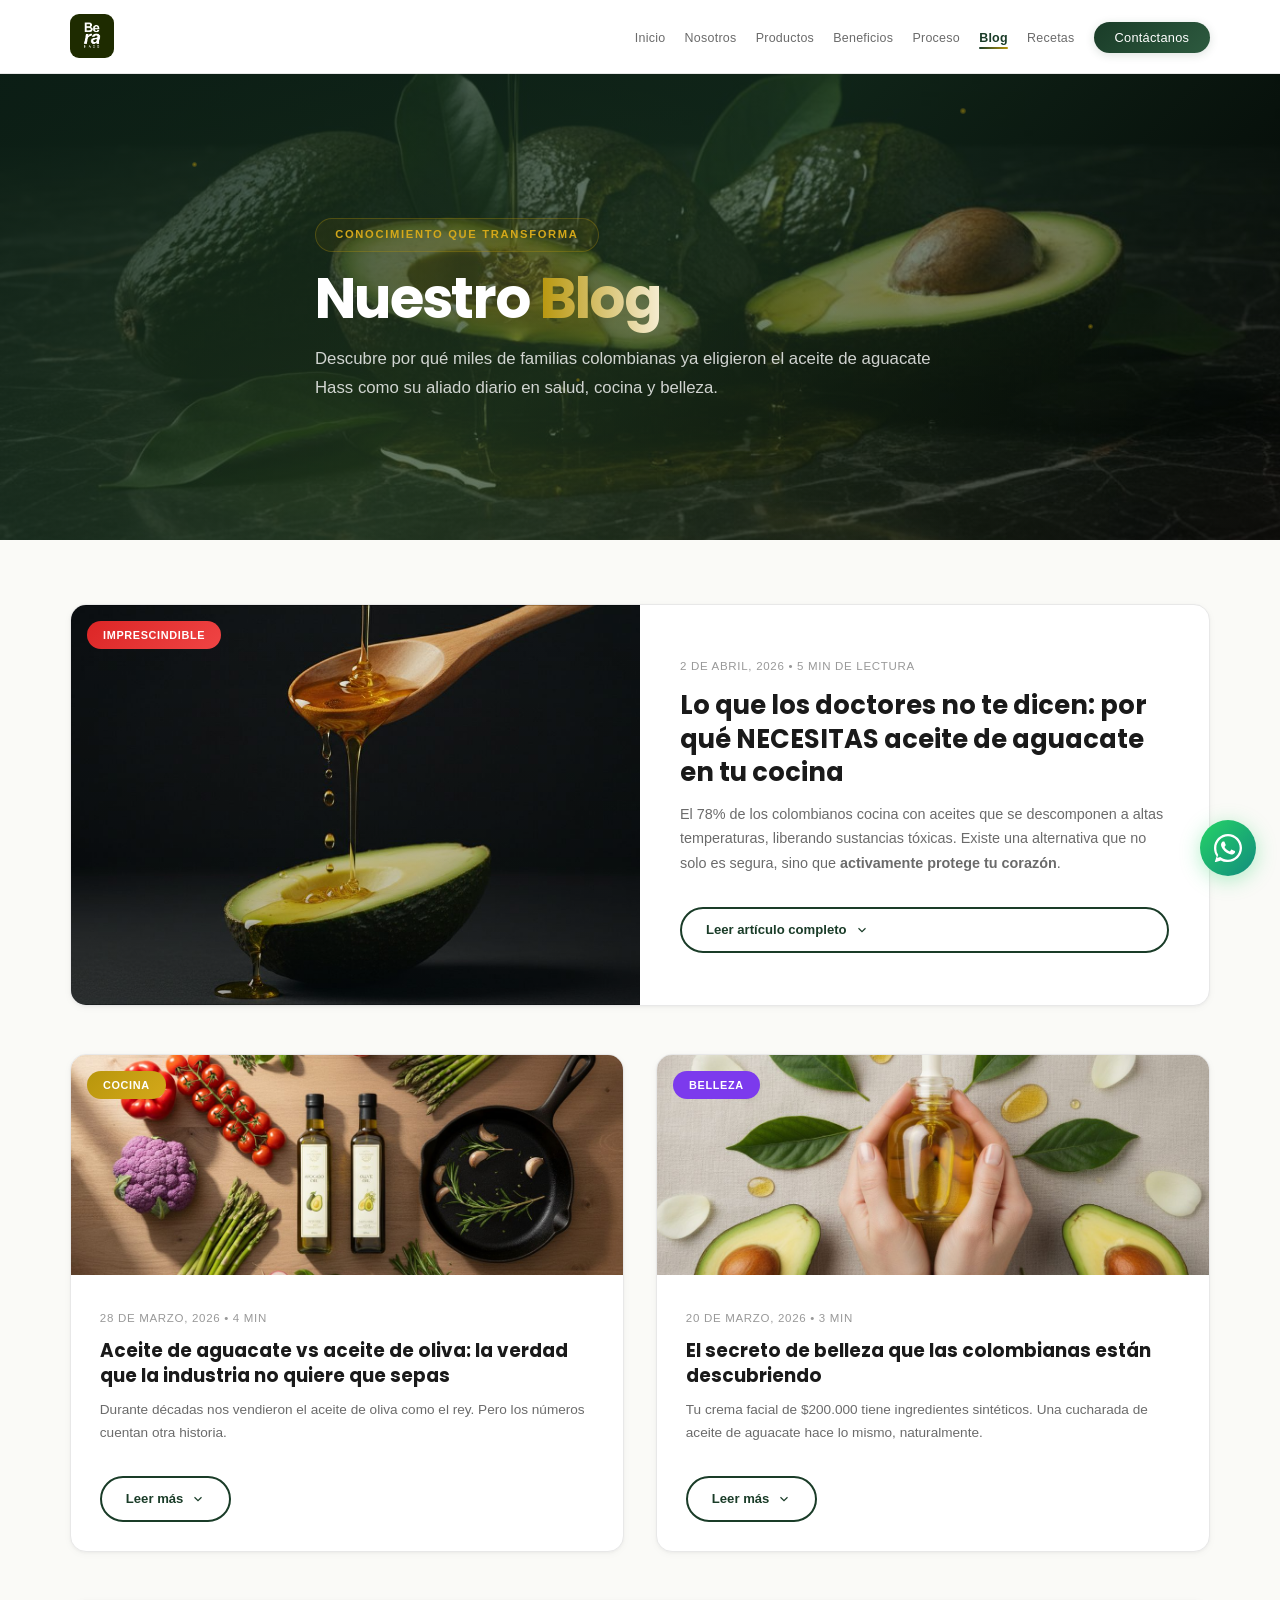
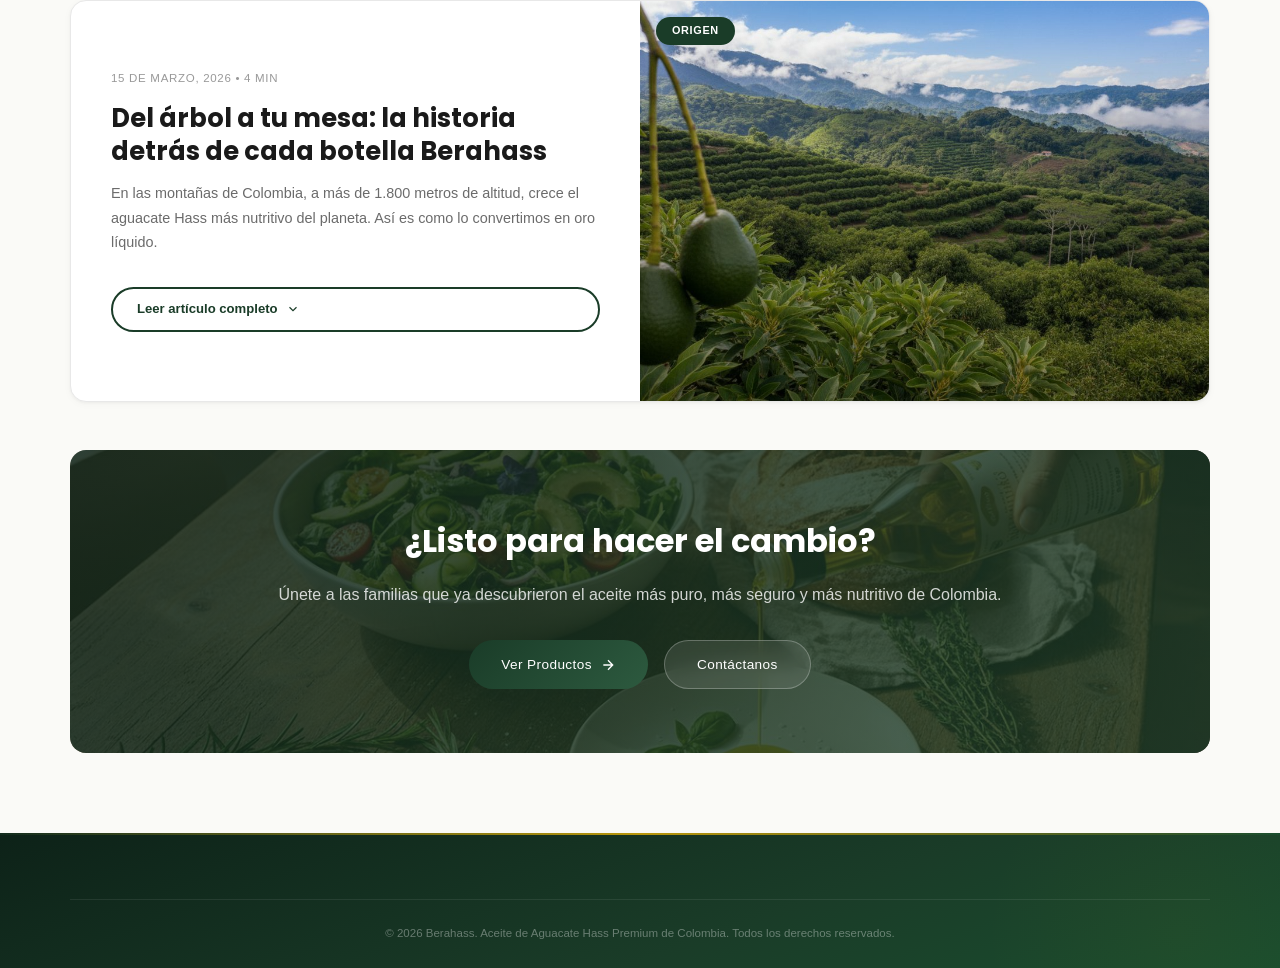
<file: blog.html>
<!DOCTYPE html>
<html lang="es">
<head>
    <meta charset="UTF-8">
    <meta name="viewport" content="width=device-width, initial-scale=1.0">
    <title>Blog | Berahass - Aceite de Aguacate Hass Premium</title>
    <meta name="description" content="Descubre los secretos del aceite de aguacate Hass: beneficios para tu salud, recetas, belleza y por qué es el mejor aceite del mundo.">
    <link rel="canonical" href="https://berahass.co/blog.html">
    <meta property="og:title" content="Blog | Berahass - Aceite de Aguacate Hass">
    <meta property="og:description" content="Todo sobre el aceite de aguacate Hass colombiano. Salud, cocina y belleza.">
    <meta property="og:image" content="https://berahass.co/hero-cultivo.jpg">
    <meta name="theme-color" content="#1a4d2e">
    <link rel="icon" type="image/png" sizes="16x16" href="favicon-16.png">
    <link rel="icon" type="image/png" sizes="32x32" href="favicon-32.png">
    <link rel="icon" type="image/png" sizes="48x48" href="favicon-48.png">
    <link rel="icon" type="image/png" sizes="192x192" href="favicon-192.png">
    <link rel="apple-touch-icon" sizes="180x180" href="apple-touch-icon.png">
    <link rel="preload" href="aguacate-hero.jpg" as="image" fetchpriority="high">
    <link rel="preload" href="styles.css" as="style">
    <link rel="dns-prefetch" href="https://fonts.googleapis.com">
    <link rel="preconnect" href="https://fonts.googleapis.com">
    <link rel="preconnect" href="https://fonts.gstatic.com" crossorigin>
    <link href="https://fonts.googleapis.com/css2?family=Poppins:wght@600;700&family=Inter:wght@400;500;600&display=swap" rel="stylesheet" media="print" onload="this.media='all'">
    <noscript><link href="https://fonts.googleapis.com/css2?family=Poppins:wght@600;700&family=Inter:wght@400;500;600&display=swap" rel="stylesheet"></noscript>
    <link rel="stylesheet" href="styles.css">
    <style>
        *,*::before,*::after{box-sizing:border-box;margin:0;padding:0}
        body{font-family:-apple-system,sans-serif;overflow-x:hidden}
        .navbar-solid{position:fixed;top:0;left:0;right:0;z-index:1000;background:#fff;padding:.9rem 0}
        .nav-container{display:flex;align-items:center;justify-content:space-between;flex-wrap:nowrap}
        .nav-links{display:flex;align-items:center;gap:1.2rem}
        .nav-links a{font-size:.78rem;white-space:nowrap}
        .blog-hero{position:relative;min-height:60vh;display:flex;align-items:center}
    </style>
</head>
<body>
    <!-- Navigation (solid for inner pages) -->
    <nav class="navbar navbar-solid">
        <div class="container nav-container">
            <a href="index.html" class="logo">
                <img src="BERAHASS1.png" alt="Berahass" class="logo-img">
            </a>
            <button class="nav-toggle" id="navToggle" aria-label="Menu">
                <span></span><span></span><span></span>
            </button>
            <ul class="nav-links" id="navLinks">
                <li><a href="index.html">Inicio</a></li>
                <li><a href="index.html#nosotros">Nosotros</a></li>
                <li><a href="index.html#productos">Productos</a></li>
                <li><a href="index.html#beneficios">Beneficios</a></li>
                <li><a href="index.html#proceso">Proceso</a></li>
                <li><a href="blog.html" class="active">Blog</a></li>
                <li><a href="recetas.html">Recetas</a></li>
                <li><a href="index.html#contacto" class="btn-nav">Contáctanos</a></li>
            </ul>
        </div>
    </nav>

    <!-- Blog Hero -->
    <section class="blog-hero">
        <div class="blog-hero-overlay"></div>
        <div class="blog-hero-particles">
            <span class="particle" style="--x:15%;--y:30%;--s:5px;--d:7s;--delay:0s"></span>
            <span class="particle" style="--x:75%;--y:20%;--s:6px;--d:9s;--delay:1s"></span>
            <span class="particle" style="--x:45%;--y:70%;--s:4px;--d:8s;--delay:2s"></span>
            <span class="particle" style="--x:85%;--y:60%;--s:5px;--d:10s;--delay:0.5s"></span>
        </div>
        <div class="container blog-hero-content">
            <span class="blog-hero-tag">Conocimiento que transforma</span>
            <h1>Nuestro <span class="blog-hero-accent">Blog</span></h1>
            <p>Descubre por qué miles de familias colombianas ya eligieron el aceite de aguacate Hass como su aliado diario en salud, cocina y belleza.</p>
        </div>
    </section>

    <!-- Blog Content -->
    <section class="blog-section">
        <div class="container">

            <!-- Featured Article -->
            <article class="blog-featured" id="art1">
                <div class="blog-featured-img">
                    <img src="aguacate-salud.jpg" alt="Aceite de aguacate Hass puro cayendo sobre aguacates frescos" loading="lazy">
                    <div class="blog-featured-overlay"></div>
                    <span class="blog-cat blog-cat-red">Imprescindible</span>
                </div>
                <div class="blog-featured-body">
                    <span class="blog-meta">2 de Abril, 2026 &bull; 5 min de lectura</span>
                    <h2>Lo que los doctores no te dicen: por qué NECESITAS aceite de aguacate en tu cocina</h2>
                    <p class="blog-excerpt">El 78% de los colombianos cocina con aceites que se descomponen a altas temperaturas, liberando sustancias tóxicas. Existe una alternativa que no solo es segura, sino que <strong>activamente protege tu corazón</strong>.</p>
                    <div class="blog-featured-content" id="content1">
                        <h3>El peligro invisible en tu cocina</h3>
                        <p>Cada vez que calientas aceite de girasol, soya o canola por encima de 180°C, se generan aldehídos y radicales libres. Estos compuestos están directamente relacionados con enfermedades cardiovasculares y procesos inflamatorios crónicos.</p>
                        <p>El aceite de aguacate Hass tiene un <strong>punto de humo de 280°C</strong>, el más alto de todos los aceites naturales. Esto significa que puedes freír, saltear y hornear sin que el aceite se degrade. Cada gota que usas es segura.</p>
                        <h3>5 beneficios respaldados por la ciencia</h3>
                        <ul class="blog-list">
                            <li><strong>Reduce el colesterol LDL hasta un 22%</strong> — Estudios publicados en el Journal of Clinical Lipidology demuestran que el ácido oleico del aguacate reduce el colesterol malo sin afectar el bueno.</li>
                            <li><strong>Absorción de nutrientes x5</strong> — La grasa saludable del aceite de aguacate multiplica por 5 la absorción de carotenoides (vitamina A) de las ensaladas y vegetales.</li>
                            <li><strong>Antiinflamatorio natural</strong> — Rico en Omega-9, combate la inflamación crónica, la causa silenciosa del 80% de enfermedades modernas.</li>
                            <li><strong>Protege tu visión</strong> — Alto contenido de luteína, un antioxidante que protege la retina contra la degeneración macular.</li>
                            <li><strong>Fortalece el sistema inmune</strong> — La vitamina E y los fitosteroles del aceite de aguacate potencian las defensas naturales del cuerpo.</li>
                        </ul>
                        <div class="blog-callout">
                            <div class="blog-callout-icon">💡</div>
                            <p><strong>Dato clave:</strong> Una sola cucharada de aceite de aguacate Berahass contiene el 25% de tu dosis diaria de vitamina E. Es el aceite con mayor concentración de Omega 3-6-9 del mercado colombiano.</p>
                        </div>
                        <p>La pregunta no es si puedes permitirte usar aceite de aguacate. La pregunta es: <strong>¿puedes permitirte NO usarlo?</strong></p>
                    </div>
                    <button class="blog-toggle-btn" onclick="toggleArticle('content1', this)">
                        Leer artículo completo <svg width="14" height="14" viewBox="0 0 24 24" fill="none" stroke="currentColor" stroke-width="2"><path d="M6 9l6 6 6-6"/></svg>
                    </button>
                </div>
            </article>

            <!-- Article Grid -->
            <div class="blog-grid-2">

                <!-- Article 2 -->
                <article class="blog-card-2" id="art2">
                    <div class="blog-card-2-img">
                        <img src="aguacate-cocina.jpg" alt="Aguacates Hass cortados listos para cocinar" loading="lazy">
                        <span class="blog-cat blog-cat-gold">Cocina</span>
                    </div>
                    <div class="blog-card-2-body">
                        <span class="blog-meta">28 de Marzo, 2026 &bull; 4 min</span>
                        <h3>Aceite de aguacate vs aceite de oliva: la verdad que la industria no quiere que sepas</h3>
                        <p>Durante décadas nos vendieron el aceite de oliva como el rey. Pero los números cuentan otra historia.</p>
                        <div class="blog-card-2-content" id="content2">
                            <div class="blog-comparison">
                                <div class="blog-comp-item blog-comp-win">
                                    <h4>🥑 Aceite de Aguacate</h4>
                                    <ul>
                                        <li>Punto de humo: <strong>280°C</strong></li>
                                        <li>Omega-9: <strong>70%</strong></li>
                                        <li>Vitamina E: <strong>Alta</strong></li>
                                        <li>Sabor: <strong>Suave, versátil</strong></li>
                                        <li>Para freír: <strong>Perfecto</strong></li>
                                    </ul>
                                </div>
                                <div class="blog-comp-item">
                                    <h4>🫒 Aceite de Oliva</h4>
                                    <ul>
                                        <li>Punto de humo: <strong>210°C</strong></li>
                                        <li>Omega-9: <strong>55%</strong></li>
                                        <li>Vitamina E: <strong>Media</strong></li>
                                        <li>Sabor: <strong>Fuerte, amargo</strong></li>
                                        <li>Para freír: <strong>No ideal</strong></li>
                                    </ul>
                                </div>
                            </div>
                            <p>El aceite de aguacate supera al de oliva en <strong>todos los indicadores clave</strong>: mayor punto de humo, más Omega-9, sabor más neutro que no altera tus platos, y una versatilidad insuperable.</p>
                            <p>Además, el aceite de aguacate Berahass es <strong>100% colombiano</strong>. No recorre miles de kilómetros desde Europa. Llega fresco a tu mesa, con toda su potencia nutricional intacta.</p>
                            <div class="blog-callout blog-callout-gold">
                                <div class="blog-callout-icon">🔥</div>
                                <p><strong>¿Sabías que...?</strong> Cuando fríes con aceite de oliva a más de 210°C, pierdes todos sus beneficios. Con aceite de aguacate puedes llegar a 280°C sin perder ni una sola propiedad.</p>
                            </div>
                        </div>
                        <button class="blog-toggle-btn" onclick="toggleArticle('content2', this)">
                            Leer más <svg width="14" height="14" viewBox="0 0 24 24" fill="none" stroke="currentColor" stroke-width="2"><path d="M6 9l6 6 6-6"/></svg>
                        </button>
                    </div>
                </article>

                <!-- Article 3 -->
                <article class="blog-card-2" id="art3">
                    <div class="blog-card-2-img">
                        <img src="aguacate-belleza.jpg" alt="Aceite de aguacate Hass Berahass para belleza natural" loading="lazy">
                        <span class="blog-cat blog-cat-purple">Belleza</span>
                    </div>
                    <div class="blog-card-2-body">
                        <span class="blog-meta">20 de Marzo, 2026 &bull; 3 min</span>
                        <h3>El secreto de belleza que las colombianas están descubriendo</h3>
                        <p>Tu crema facial de $200.000 tiene ingredientes sintéticos. Una cucharada de aceite de aguacate hace lo mismo, naturalmente.</p>
                        <div class="blog-card-2-content" id="content3">
                            <h4>Para tu piel</h4>
                            <p>El aceite de aguacate penetra las 3 capas de la piel gracias a su composición molecular única. No se queda en la superficie como las cremas convencionales.</p>
                            <ul class="blog-list">
                                <li><strong>Hidratación profunda</strong> — Los ácidos grasos esenciales restauran la barrera lipídica de la piel.</li>
                                <li><strong>Anti-edad natural</strong> — La vitamina E neutraliza los radicales libres que causan arrugas prematuras.</li>
                                <li><strong>Regeneración celular</strong> — Acelera la recuperación de cicatrices, quemaduras solares y manchas.</li>
                            </ul>
                            <h4>Para tu cabello</h4>
                            <ul class="blog-list">
                                <li><strong>Mascarilla nocturna:</strong> Aplica 2 cucharadas en las puntas, envuelve con una toalla y deja actuar toda la noche. Resultado: cabello de seda.</li>
                                <li><strong>Anti-frizz natural:</strong> Una gota entre las palmas y pásala por el cabello húmedo. Adiós al encrespamiento.</li>
                                <li><strong>Fortalecimiento:</strong> Masajea el cuero cabelludo con aceite tibio 2 veces por semana. Reduce la caída hasta un 40%.</li>
                            </ul>
                            <div class="blog-callout blog-callout-purple">
                                <div class="blog-callout-icon">✨</div>
                                <p><strong>Tip Berahass:</strong> Usa el aceite Berahass para tratamientos de belleza. Al ser prensado en frío, conserva el 100% de sus vitaminas y antioxidantes.</p>
                            </div>
                        </div>
                        <button class="blog-toggle-btn" onclick="toggleArticle('content3', this)">
                            Leer más <svg width="14" height="14" viewBox="0 0 24 24" fill="none" stroke="currentColor" stroke-width="2"><path d="M6 9l6 6 6-6"/></svg>
                        </button>
                    </div>
                </article>
            </div>

            <!-- Article 4 - Full Width -->
            <article class="blog-featured blog-featured-reverse" id="art4">
                <div class="blog-featured-img">
                    <img src="aguacate-origen.jpg" alt="Cultivo de aguacate Hass en las montañas de Colombia" loading="lazy">
                    <div class="blog-featured-overlay"></div>
                    <span class="blog-cat blog-cat-green">Origen</span>
                </div>
                <div class="blog-featured-body">
                    <span class="blog-meta">15 de Marzo, 2026 &bull; 4 min</span>
                    <h2>Del árbol a tu mesa: la historia detrás de cada botella Berahass</h2>
                    <p class="blog-excerpt">En las montañas de Colombia, a más de 1.800 metros de altitud, crece el aguacate Hass más nutritivo del planeta. Así es como lo convertimos en oro líquido.</p>
                    <div class="blog-featured-content" id="content4">
                        <h3>Un proceso artesanal con estándares industriales</h3>
                        <p>Cada aguacate Hass es seleccionado a mano en su punto óptimo de maduración. Solo el 30% de los frutos pasan nuestro control de calidad. El resto se destina a otros usos.</p>
                        <p>El prensado en frío se realiza a menos de 50°C, preservando <strong>todas las vitaminas, antioxidantes y ácidos grasos</strong> que hacen único a este aceite. No usamos químicos, solventes ni refinamientos agresivos.</p>
                        <h3>¿Por qué el aguacate colombiano es diferente?</h3>
                        <ul class="blog-list">
                            <li><strong>Altitud perfecta</strong> — El clima de montaña tropical genera aguacates con mayor concentración de aceite (hasta 25% más que en otras regiones).</li>
                            <li><strong>Suelos volcánicos</strong> — Ricos en minerales que se transfieren directamente al fruto y luego al aceite.</li>
                            <li><strong>Sin estaciones extremas</strong> — Producción durante todo el año, lo que garantiza frescura constante.</li>
                            <li><strong>Biodiversidad única</strong> — El ecosistema colombiano produce frutos con un perfil nutricional incomparable.</li>
                        </ul>
                        <div class="blog-callout blog-callout-green">
                            <div class="blog-callout-icon">🌿</div>
                            <p><strong>Compromiso Berahass:</strong> Cada botella que compras apoya a más de 50 familias campesinas colombianas. No solo eliges salud, eliges impacto social.</p>
                        </div>
                    </div>
                    <button class="blog-toggle-btn" onclick="toggleArticle('content4', this)">
                        Leer artículo completo <svg width="14" height="14" viewBox="0 0 24 24" fill="none" stroke="currentColor" stroke-width="2"><path d="M6 9l6 6 6-6"/></svg>
                    </button>
                </div>
            </article>

            <!-- CTA Section -->
            <div class="blog-cta">
                <div class="blog-cta-inner">
                    <h2>¿Listo para hacer el cambio?</h2>
                    <p>Únete a las familias que ya descubrieron el aceite más puro, más seguro y más nutritivo de Colombia.</p>
                    <div class="blog-cta-buttons">
                        <a href="index.html#productos" class="btn btn-gold btn-lg">Ver Productos <svg width="16" height="16" viewBox="0 0 24 24" fill="none" stroke="currentColor" stroke-width="2"><path d="M5 12h14M12 5l7 7-7 7"/></svg></a>
                        <a href="index.html#contacto" class="btn btn-glass btn-lg">Contáctanos</a>
                    </div>
                </div>
            </div>

        </div>
    </section>

    <!-- Footer -->
    <footer class="footer">
        <div class="container">
            <div class="footer-bottom">
                <p>&copy; 2026 Berahass. Aceite de Aguacate Hass Premium de Colombia. Todos los derechos reservados.</p>
            </div>
        </div>
    </footer>

    <!-- WhatsApp Float -->
    <a href="https://wa.me/573000000000" target="_blank" rel="noopener noreferrer" class="whatsapp-float" aria-label="WhatsApp">
        <svg width="28" height="28" viewBox="0 0 24 24" fill="#fff"><path d="M17.472 14.382c-.297-.149-1.758-.867-2.03-.967-.273-.099-.471-.148-.67.15-.197.297-.767.966-.94 1.164-.173.199-.347.223-.644.075-.297-.15-1.255-.463-2.39-1.475-.883-.788-1.48-1.761-1.653-2.059-.173-.297-.018-.458.13-.606.134-.133.298-.347.446-.52.149-.174.198-.298.298-.497.099-.198.05-.371-.025-.52-.075-.149-.669-1.612-.916-2.207-.242-.579-.487-.5-.669-.51-.173-.008-.371-.01-.57-.01-.198 0-.52.074-.792.372-.272.297-1.04 1.016-1.04 2.479 0 1.462 1.065 2.875 1.213 3.074.149.198 2.096 3.2 5.077 4.487.709.306 1.262.489 1.694.625.712.227 1.36.195 1.871.118.571-.085 1.758-.719 2.006-1.413.248-.694.248-1.289.173-1.413-.074-.124-.272-.198-.57-.347z"/><path d="M12 0C5.373 0 0 5.373 0 12c0 2.625.846 5.059 2.284 7.034L.789 23.492a.5.5 0 00.611.611l4.458-1.495A11.952 11.952 0 0012 24c6.627 0 12-5.373 12-12S18.627 0 12 0zm0 22c-2.387 0-4.607-.798-6.379-2.145l-.258-.19-2.652.889.889-2.652-.19-.258A9.956 9.956 0 012 12C2 6.486 6.486 2 12 2s10 4.486 10 10-4.486 10-10 10z"/></svg>
        <span class="whatsapp-tooltip">Escríbenos</span>
    </a>

    <script>
    // Mobile nav toggle
    const navToggle = document.getElementById('navToggle');
    const navLinks = document.getElementById('navLinks');
    if (navToggle) {
        navToggle.addEventListener('click', () => {
            navToggle.classList.toggle('active');
            navLinks.classList.toggle('active');
        });
        navLinks.querySelectorAll('a').forEach(link => {
            link.addEventListener('click', () => {
                navToggle.classList.remove('active');
                navLinks.classList.remove('active');
            });
        });
    }

    // Toggle article content
    function toggleArticle(id, btn) {
        const content = document.getElementById(id);
        if (!content) return;
        const isOpen = content.classList.toggle('open');
        btn.classList.toggle('open', isOpen);
        btn.innerHTML = isOpen
            ? 'Cerrar <svg width="14" height="14" viewBox="0 0 24 24" fill="none" stroke="currentColor" stroke-width="2"><path d="M18 15l-6-6-6 6"/></svg>'
            : 'Leer más <svg width="14" height="14" viewBox="0 0 24 24" fill="none" stroke="currentColor" stroke-width="2"><path d="M6 9l6 6 6-6"/></svg>';
        if (isOpen) {
            content.scrollIntoView({ behavior: 'smooth', block: 'nearest' });
        }
    }

    // Animate on scroll
    const observer = new IntersectionObserver((entries) => {
        entries.forEach(entry => {
            if (entry.isIntersecting) {
                entry.target.classList.add('blog-visible');
                observer.unobserve(entry.target);
            }
        });
    }, { threshold: 0.1 });
    document.querySelectorAll('.blog-card-2, .blog-featured, .blog-cta').forEach(el => observer.observe(el));
    </script>
</body>
</html>
</file>
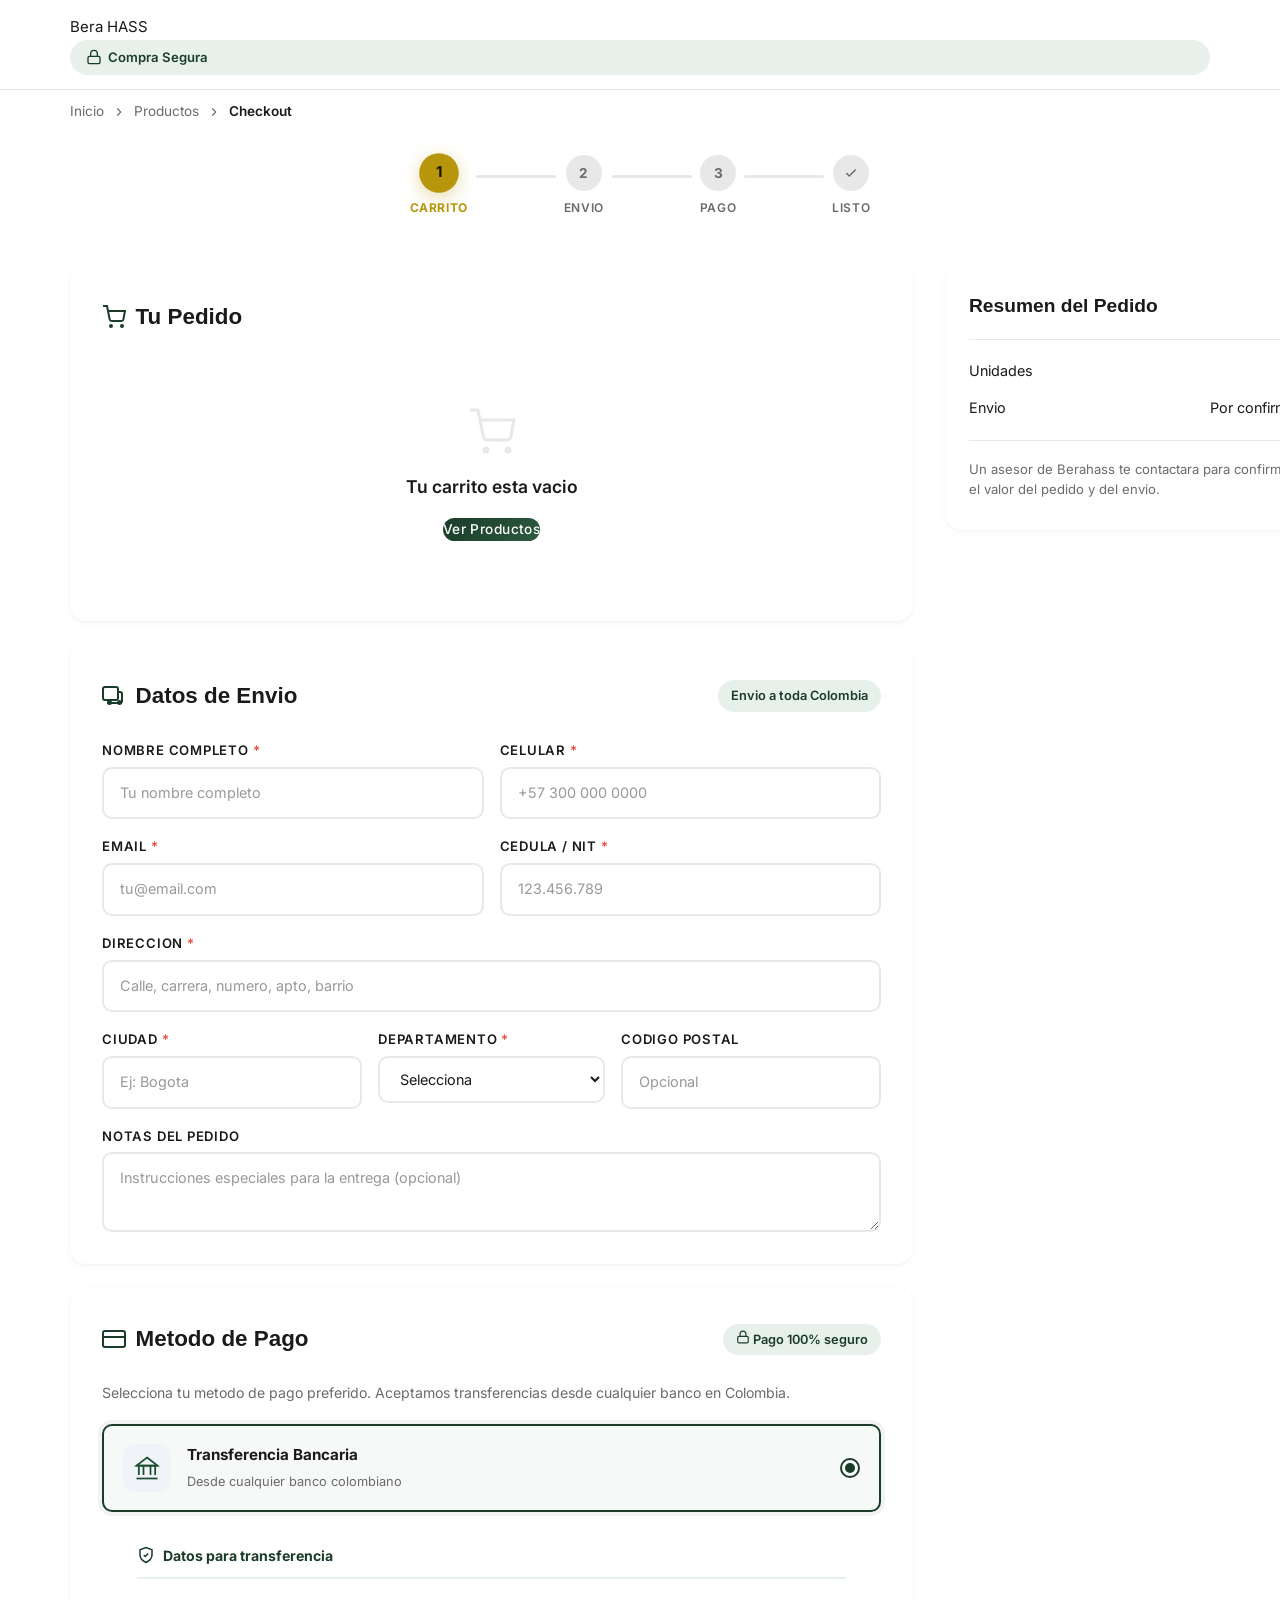
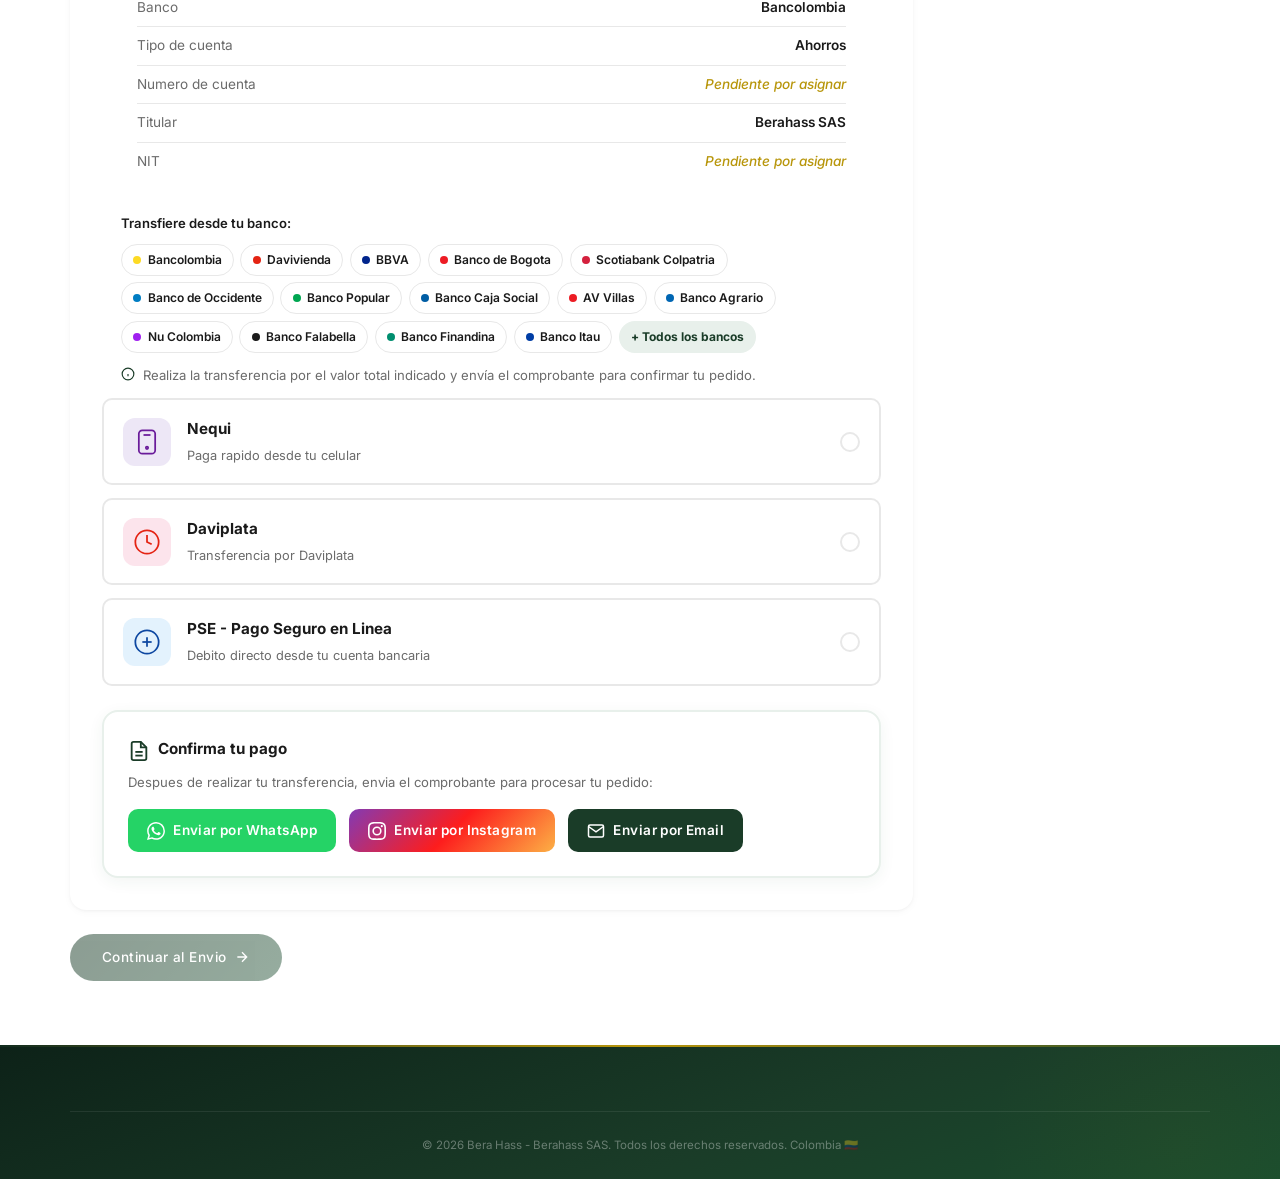
<file: checkout.html>
<!DOCTYPE html>
<html lang="es">
<head>
    <meta charset="UTF-8">
    <meta name="viewport" content="width=device-width, initial-scale=1.0">
    <title>Checkout | Bera Hass</title>
    <meta name="description" content="Finaliza tu compra de aceite de aguacate Hass premium Bera Hass.">
    <link rel="canonical" href="https://berahass.co/checkout.html">
    <meta name="robots" content="noindex, nofollow">
    <link rel="icon" type="image/png" sizes="16x16" href="favicon-16.png">
    <link rel="icon" type="image/png" sizes="32x32" href="favicon-32.png">
    <link rel="icon" type="image/png" sizes="48x48" href="favicon-48.png">
    <link rel="icon" type="image/png" sizes="192x192" href="favicon-192.png">
    <link rel="apple-touch-icon" sizes="180x180" href="apple-touch-icon.png">
    <link rel="preconnect" href="https://fonts.googleapis.com">
    <link rel="preconnect" href="https://fonts.gstatic.com" crossorigin>
    <link href="https://fonts.googleapis.com/css2?family=Playfair+Display:ital,wght@0,400;0,600;0,700;0,800;1,400&family=Inter:wght@300;400;500;600;700&display=swap" rel="stylesheet">
    <link rel="stylesheet" href="styles.css">
    <link rel="stylesheet" href="checkout.css">
</head>
<body>
    <!-- Navigation -->
    <nav class="navbar navbar-solid" id="navbar">
        <div class="container nav-container">
            <a href="index.html" class="logo">
                <div class="avo-3d avo-3d-sm">
                    <div class="avo-3d-body"><div class="avo-3d-inner"><div class="avo-3d-seed"></div></div></div>
                </div>
                <div class="logo-text-group">
                    <span class="logo-name"><span class="l-b">B</span><span class="l-e">e</span><span class="l-r">r</span><span class="l-a">a</span></span>
                    <span class="logo-hass">HASS</span>
                </div>
            </a>
            <div class="checkout-secure-badge">
                <svg width="16" height="16" viewBox="0 0 24 24" fill="none" stroke="currentColor" stroke-width="2"><rect x="3" y="11" width="18" height="11" rx="2" ry="2"/><path d="M7 11V7a5 5 0 0 1 10 0v4"/></svg>
                <span>Compra Segura</span>
            </div>
        </div>
    </nav>

    <main class="checkout-main">
        <div class="container">
            <!-- Breadcrumb -->
            <div class="breadcrumb">
                <a href="index.html">Inicio</a>
                <svg width="14" height="14" viewBox="0 0 24 24" fill="none" stroke="currentColor" stroke-width="2"><path d="M9 18l6-6-6-6"/></svg>
                <a href="index.html#productos">Productos</a>
                <svg width="14" height="14" viewBox="0 0 24 24" fill="none" stroke="currentColor" stroke-width="2"><path d="M9 18l6-6-6-6"/></svg>
                <span>Checkout</span>
            </div>

            <!-- Progress Steps -->
            <div class="checkout-steps">
                <div class="checkout-step active" data-step="1">
                    <div class="step-circle">1</div>
                    <span>Carrito</span>
                </div>
                <div class="step-line active"></div>
                <div class="checkout-step active" data-step="2">
                    <div class="step-circle">2</div>
                    <span>Envio</span>
                </div>
                <div class="step-line"></div>
                <div class="checkout-step" data-step="3">
                    <div class="step-circle">3</div>
                    <span>Pago</span>
                </div>
                <div class="step-line"></div>
                <div class="checkout-step" data-step="4">
                    <div class="step-circle">
                        <svg width="14" height="14" viewBox="0 0 24 24" fill="none" stroke="currentColor" stroke-width="2.5"><path d="M20 6L9 17l-5-5"/></svg>
                    </div>
                    <span>Listo</span>
                </div>
            </div>

            <div class="checkout-grid">
                <!-- Left Column: Form Steps -->
                <div class="checkout-form-col">

                    <!-- Step 1: Cart Review -->
                    <div class="checkout-section" id="stepCart">
                        <div class="checkout-section-header">
                            <h2>
                                <svg width="24" height="24" viewBox="0 0 24 24" fill="none" stroke="currentColor" stroke-width="2"><circle cx="9" cy="21" r="1"/><circle cx="20" cy="21" r="1"/><path d="M1 1h4l2.68 13.39a2 2 0 0 0 2 1.61h9.72a2 2 0 0 0 2-1.61L23 6H6"/></svg>
                                Tu Pedido
                            </h2>
                        </div>
                        <div class="checkout-cart-items" id="checkoutCartItems">
                            <!-- Filled by JS -->
                        </div>
                        <div class="checkout-cart-empty" id="checkoutCartEmpty" style="display:none">
                            <svg width="48" height="48" viewBox="0 0 24 24" fill="none" stroke="currentColor" stroke-width="1.5"><circle cx="9" cy="21" r="1"/><circle cx="20" cy="21" r="1"/><path d="M1 1h4l2.68 13.39a2 2 0 0 0 2 1.61h9.72a2 2 0 0 0 2-1.61L23 6H6"/></svg>
                            <p>Tu carrito esta vacio</p>
                            <a href="index.html#productos" class="btn btn-gold">Ver Productos</a>
                        </div>
                    </div>

                    <!-- Step 2: Shipping -->
                    <div class="checkout-section" id="stepShipping">
                        <div class="checkout-section-header">
                            <h2>
                                <svg width="24" height="24" viewBox="0 0 24 24" fill="none" stroke="currentColor" stroke-width="2"><rect x="1" y="3" width="15" height="13" rx="2"/><path d="M16 8h2a2 2 0 0 1 2 2v7a2 2 0 0 1-2 2H5"/><circle cx="7.5" cy="18.5" r="1.5"/><circle cx="17.5" cy="18.5" r="1.5"/></svg>
                                Datos de Envio
                            </h2>
                            <span class="section-note">Envio a toda Colombia</span>
                        </div>
                        <form class="checkout-form" id="shippingForm" novalidate>
                            <div class="form-row-2">
                                <div class="form-group">
                                    <label for="shipName">Nombre completo <span class="req">*</span></label>
                                    <input type="text" id="shipName" name="name" placeholder="Tu nombre completo" required autocomplete="name">
                                </div>
                                <div class="form-group">
                                    <label for="shipPhone">Celular <span class="req">*</span></label>
                                    <input type="tel" id="shipPhone" name="phone" placeholder="+57 300 000 0000" required autocomplete="tel">
                                </div>
                            </div>
                            <div class="form-row-2">
                                <div class="form-group">
                                    <label for="shipEmail">Email <span class="req">*</span></label>
                                    <input type="email" id="shipEmail" name="email" placeholder="tu@email.com" required autocomplete="email">
                                </div>
                                <div class="form-group">
                                    <label for="shipDoc">Cedula / NIT <span class="req">*</span></label>
                                    <input type="text" id="shipDoc" name="document" placeholder="123.456.789" required>
                                </div>
                            </div>
                            <div class="form-group">
                                <label for="shipAddress">Direccion <span class="req">*</span></label>
                                <input type="text" id="shipAddress" name="address" placeholder="Calle, carrera, numero, apto, barrio" required autocomplete="street-address">
                            </div>
                            <div class="form-row-3">
                                <div class="form-group">
                                    <label for="shipCity">Ciudad <span class="req">*</span></label>
                                    <input type="text" id="shipCity" name="city" placeholder="Ej: Bogota" required autocomplete="address-level2">
                                </div>
                                <div class="form-group">
                                    <label for="shipDept">Departamento <span class="req">*</span></label>
                                    <select id="shipDept" name="department" required>
                                        <option value="" disabled selected>Selecciona</option>
                                        <option>Amazonas</option>
                                        <option>Antioquia</option>
                                        <option>Arauca</option>
                                        <option>Atlantico</option>
                                        <option>Bolivar</option>
                                        <option>Boyaca</option>
                                        <option>Caldas</option>
                                        <option>Caqueta</option>
                                        <option>Casanare</option>
                                        <option>Cauca</option>
                                        <option>Cesar</option>
                                        <option>Choco</option>
                                        <option>Cordoba</option>
                                        <option>Cundinamarca</option>
                                        <option>Guainia</option>
                                        <option>Guaviare</option>
                                        <option>Huila</option>
                                        <option>La Guajira</option>
                                        <option>Magdalena</option>
                                        <option>Meta</option>
                                        <option>Narino</option>
                                        <option>Norte de Santander</option>
                                        <option>Putumayo</option>
                                        <option>Quindio</option>
                                        <option>Risaralda</option>
                                        <option>San Andres y Providencia</option>
                                        <option>Santander</option>
                                        <option>Sucre</option>
                                        <option>Tolima</option>
                                        <option>Valle del Cauca</option>
                                        <option>Vaupes</option>
                                        <option>Vichada</option>
                                        <option>Bogota D.C.</option>
                                    </select>
                                </div>
                                <div class="form-group">
                                    <label for="shipZip">Codigo Postal</label>
                                    <input type="text" id="shipZip" name="zip" placeholder="Opcional" autocomplete="postal-code">
                                </div>
                            </div>
                            <div class="form-group">
                                <label for="shipNotes">Notas del pedido</label>
                                <textarea id="shipNotes" name="notes" rows="2" placeholder="Instrucciones especiales para la entrega (opcional)"></textarea>
                            </div>
                        </form>
                    </div>

                    <!-- Step 3: Payment -->
                    <div class="checkout-section" id="stepPayment">
                        <div class="checkout-section-header">
                            <h2>
                                <svg width="24" height="24" viewBox="0 0 24 24" fill="none" stroke="currentColor" stroke-width="2"><rect x="1" y="4" width="22" height="16" rx="2" ry="2"/><line x1="1" y1="10" x2="23" y2="10"/></svg>
                                Metodo de Pago
                            </h2>
                            <span class="section-note">
                                <svg width="14" height="14" viewBox="0 0 24 24" fill="none" stroke="currentColor" stroke-width="2"><rect x="3" y="11" width="18" height="11" rx="2" ry="2"/><path d="M7 11V7a5 5 0 0 1 10 0v4"/></svg>
                                Pago 100% seguro
                            </span>
                        </div>

                        <p class="payment-intro">Selecciona tu metodo de pago preferido. Aceptamos transferencias desde cualquier banco en Colombia.</p>

                        <div class="payment-methods">
                            <!-- Transferencia Bancaria -->
                            <label class="payment-option" for="payTransfer">
                                <input type="radio" name="payMethod" id="payTransfer" value="transferencia" checked>
                                <div class="payment-option-content">
                                    <div class="payment-icon payment-icon-bank">
                                        <svg width="28" height="28" viewBox="0 0 24 24" fill="none" stroke="currentColor" stroke-width="1.5"><path d="M3 21h18"/><path d="M3 10h18"/><path d="M12 3l9 7H3l9-7z"/><path d="M5 10v8"/><path d="M9 10v8"/><path d="M15 10v8"/><path d="M19 10v8"/></svg>
                                    </div>
                                    <div class="payment-text">
                                        <strong>Transferencia Bancaria</strong>
                                        <span>Desde cualquier banco colombiano</span>
                                    </div>
                                    <div class="payment-radio"></div>
                                </div>
                                <div class="payment-details" id="detailsTransfer">
                                    <div class="payment-account-box">
                                        <div class="payment-account-header">
                                            <svg width="18" height="18" viewBox="0 0 24 24" fill="none" stroke="currentColor" stroke-width="2"><path d="M12 22s8-4 8-10V5l-8-3-8 3v7c0 6 8 10 8 10z"/><path d="M9 12l2 2 4-4"/></svg>
                                            <span>Datos para transferencia</span>
                                        </div>
                                        <div class="payment-account-row">
                                            <span class="payment-account-label">Banco</span>
                                            <span class="payment-account-value">Bancolombia</span>
                                        </div>
                                        <div class="payment-account-row">
                                            <span class="payment-account-label">Tipo de cuenta</span>
                                            <span class="payment-account-value">Ahorros</span>
                                        </div>
                                        <div class="payment-account-row">
                                            <span class="payment-account-label">Numero de cuenta</span>
                                            <span class="payment-account-value payment-pending">Pendiente por asignar</span>
                                        </div>
                                        <div class="payment-account-row">
                                            <span class="payment-account-label">Titular</span>
                                            <span class="payment-account-value">Berahass SAS</span>
                                        </div>
                                        <div class="payment-account-row">
                                            <span class="payment-account-label">NIT</span>
                                            <span class="payment-account-value payment-pending">Pendiente por asignar</span>
                                        </div>
                                    </div>
                                    <div class="payment-banks-accepted">
                                        <p class="banks-label">Transfiere desde tu banco:</p>
                                        <div class="banks-grid">
                                            <div class="bank-chip"><span class="bank-dot" style="background:#FDDA24"></span>Bancolombia</div>
                                            <div class="bank-chip"><span class="bank-dot" style="background:#E42313"></span>Davivienda</div>
                                            <div class="bank-chip"><span class="bank-dot" style="background:#00248C"></span>BBVA</div>
                                            <div class="bank-chip"><span class="bank-dot" style="background:#ED1C24"></span>Banco de Bogota</div>
                                            <div class="bank-chip"><span class="bank-dot" style="background:#D4213D"></span>Scotiabank Colpatria</div>
                                            <div class="bank-chip"><span class="bank-dot" style="background:#007DC3"></span>Banco de Occidente</div>
                                            <div class="bank-chip"><span class="bank-dot" style="background:#00A651"></span>Banco Popular</div>
                                            <div class="bank-chip"><span class="bank-dot" style="background:#005DA4"></span>Banco Caja Social</div>
                                            <div class="bank-chip"><span class="bank-dot" style="background:#EC1C24"></span>AV Villas</div>
                                            <div class="bank-chip"><span class="bank-dot" style="background:#0066B3"></span>Banco Agrario</div>
                                            <div class="bank-chip"><span class="bank-dot" style="background:#A020F0"></span>Nu Colombia</div>
                                            <div class="bank-chip"><span class="bank-dot" style="background:#1C1C1C"></span>Banco Falabella</div>
                                            <div class="bank-chip"><span class="bank-dot" style="background:#008E6F"></span>Banco Finandina</div>
                                            <div class="bank-chip"><span class="bank-dot" style="background:#003DA5"></span>Banco Itau</div>
                                            <div class="bank-chip bank-chip-more">+ Todos los bancos</div>
                                        </div>
                                    </div>
                                    <p class="payment-instruction">
                                        <svg width="14" height="14" viewBox="0 0 24 24" fill="none" stroke="currentColor" stroke-width="2"><circle cx="12" cy="12" r="10"/><path d="M12 16v-4"/><path d="M12 8h.01"/></svg>
                                        Realiza la transferencia por el valor total indicado y envía el comprobante para confirmar tu pedido.
                                    </p>
                                </div>
                            </label>

                            <!-- Nequi -->
                            <label class="payment-option" for="payNequi">
                                <input type="radio" name="payMethod" id="payNequi" value="nequi">
                                <div class="payment-option-content">
                                    <div class="payment-icon payment-icon-nequi">
                                        <svg width="28" height="28" viewBox="0 0 24 24" fill="none" stroke="currentColor" stroke-width="1.5"><rect x="5" y="2" width="14" height="20" rx="3"/><circle cx="12" cy="17" r="1"/><path d="M9 6h6"/></svg>
                                    </div>
                                    <div class="payment-text">
                                        <strong>Nequi</strong>
                                        <span>Paga rapido desde tu celular</span>
                                    </div>
                                    <div class="payment-radio"></div>
                                </div>
                                <div class="payment-details" id="detailsNequi">
                                    <div class="payment-account-box">
                                        <div class="payment-account-header">
                                            <svg width="18" height="18" viewBox="0 0 24 24" fill="none" stroke="currentColor" stroke-width="2"><rect x="5" y="2" width="14" height="20" rx="3"/><circle cx="12" cy="17" r="1"/></svg>
                                            <span>Datos Nequi</span>
                                        </div>
                                        <div class="payment-account-row">
                                            <span class="payment-account-label">Numero Nequi</span>
                                            <span class="payment-account-value payment-pending">Pendiente por asignar</span>
                                        </div>
                                        <div class="payment-account-row">
                                            <span class="payment-account-label">Nombre</span>
                                            <span class="payment-account-value">Berahass SAS</span>
                                        </div>
                                    </div>
                                    <p class="payment-instruction">
                                        <svg width="14" height="14" viewBox="0 0 24 24" fill="none" stroke="currentColor" stroke-width="2"><circle cx="12" cy="12" r="10"/><path d="M12 16v-4"/><path d="M12 8h.01"/></svg>
                                        Abre tu app Nequi, envia el dinero al numero indicado y comparte el comprobante.
                                    </p>
                                </div>
                            </label>

                            <!-- Daviplata -->
                            <label class="payment-option" for="payDaviplata">
                                <input type="radio" name="payMethod" id="payDaviplata" value="daviplata">
                                <div class="payment-option-content">
                                    <div class="payment-icon payment-icon-daviplata">
                                        <svg width="28" height="28" viewBox="0 0 24 24" fill="none" stroke="currentColor" stroke-width="1.5"><path d="M12 2a10 10 0 1 0 10 10A10 10 0 0 0 12 2z"/><path d="M12 6v6l4 2"/></svg>
                                    </div>
                                    <div class="payment-text">
                                        <strong>Daviplata</strong>
                                        <span>Transferencia por Daviplata</span>
                                    </div>
                                    <div class="payment-radio"></div>
                                </div>
                                <div class="payment-details" id="detailsDaviplata">
                                    <div class="payment-account-box">
                                        <div class="payment-account-header">
                                            <svg width="18" height="18" viewBox="0 0 24 24" fill="none" stroke="currentColor" stroke-width="2"><path d="M12 2a10 10 0 1 0 10 10A10 10 0 0 0 12 2z"/><path d="M12 6v6l4 2"/></svg>
                                            <span>Datos Daviplata</span>
                                        </div>
                                        <div class="payment-account-row">
                                            <span class="payment-account-label">Numero Daviplata</span>
                                            <span class="payment-account-value payment-pending">Pendiente por asignar</span>
                                        </div>
                                        <div class="payment-account-row">
                                            <span class="payment-account-label">Nombre</span>
                                            <span class="payment-account-value">Berahass SAS</span>
                                        </div>
                                    </div>
                                    <p class="payment-instruction">
                                        <svg width="14" height="14" viewBox="0 0 24 24" fill="none" stroke="currentColor" stroke-width="2"><circle cx="12" cy="12" r="10"/><path d="M12 16v-4"/><path d="M12 8h.01"/></svg>
                                        Envia desde tu app Daviplata y comparte el comprobante.
                                    </p>
                                </div>
                            </label>

                            <!-- PSE -->
                            <label class="payment-option" for="payPSE">
                                <input type="radio" name="payMethod" id="payPSE" value="pse">
                                <div class="payment-option-content">
                                    <div class="payment-icon payment-icon-pse">
                                        <svg width="28" height="28" viewBox="0 0 24 24" fill="none" stroke="currentColor" stroke-width="1.5"><path d="M12 22c5.523 0 10-4.477 10-10S17.523 2 12 2 2 6.477 2 12s4.477 10 10 10z"/><path d="M8 12h8"/><path d="M12 8v8"/></svg>
                                    </div>
                                    <div class="payment-text">
                                        <strong>PSE - Pago Seguro en Linea</strong>
                                        <span>Debito directo desde tu cuenta bancaria</span>
                                    </div>
                                    <div class="payment-radio"></div>
                                </div>
                                <div class="payment-details" id="detailsPSE">
                                    <div class="payment-pse-info">
                                        <div class="pse-step">
                                            <div class="pse-step-num">1</div>
                                            <p>Selecciona tu banco en el listado</p>
                                        </div>
                                        <div class="pse-step">
                                            <div class="pse-step-num">2</div>
                                            <p>Ingresa a tu banca virtual con tus credenciales</p>
                                        </div>
                                        <div class="pse-step">
                                            <div class="pse-step-num">3</div>
                                            <p>Autoriza el pago y recibe confirmacion inmediata</p>
                                        </div>
                                    </div>
                                    <div class="pse-banks-label">Bancos disponibles via PSE:</div>
                                    <div class="banks-grid banks-grid-sm">
                                        <div class="bank-chip"><span class="bank-dot" style="background:#FDDA24"></span>Bancolombia</div>
                                        <div class="bank-chip"><span class="bank-dot" style="background:#E42313"></span>Davivienda</div>
                                        <div class="bank-chip"><span class="bank-dot" style="background:#00248C"></span>BBVA</div>
                                        <div class="bank-chip"><span class="bank-dot" style="background:#ED1C24"></span>Banco de Bogota</div>
                                        <div class="bank-chip"><span class="bank-dot" style="background:#D4213D"></span>Colpatria</div>
                                        <div class="bank-chip"><span class="bank-dot" style="background:#007DC3"></span>Occidente</div>
                                        <div class="bank-chip"><span class="bank-dot" style="background:#00A651"></span>Popular</div>
                                        <div class="bank-chip"><span class="bank-dot" style="background:#005DA4"></span>Caja Social</div>
                                        <div class="bank-chip"><span class="bank-dot" style="background:#EC1C24"></span>AV Villas</div>
                                        <div class="bank-chip"><span class="bank-dot" style="background:#0066B3"></span>Agrario</div>
                                        <div class="bank-chip bank-chip-more">+ 20 bancos mas</div>
                                    </div>
                                    <p class="payment-instruction">
                                        <svg width="14" height="14" viewBox="0 0 24 24" fill="none" stroke="currentColor" stroke-width="2"><path d="M12 22s8-4 8-10V5l-8-3-8 3v7c0 6 8 10 8 10z"/><path d="M9 12l2 2 4-4"/></svg>
                                        PSE es el sistema de pagos electronicos del Banco de la Republica. Tu transaccion esta protegida con encriptacion bancaria.
                                    </p>
                                </div>
                            </label>
                        </div>

                        <!-- Comprobante -->
                        <div class="payment-comprobante" id="comprobanteSection">
                            <div class="comprobante-header">
                                <svg width="22" height="22" viewBox="0 0 24 24" fill="none" stroke="currentColor" stroke-width="2"><path d="M14 2H6a2 2 0 0 0-2 2v16a2 2 0 0 0 2 2h12a2 2 0 0 0 2-2V8z"/><polyline points="14 2 14 8 20 8"/><line x1="16" y1="13" x2="8" y2="13"/><line x1="16" y1="17" x2="8" y2="17"/></svg>
                                <h4>Confirma tu pago</h4>
                            </div>
                            <p>Despues de realizar tu transferencia, envia el comprobante para procesar tu pedido:</p>
                            <div class="comprobante-actions">
                                <a href="https://wa.me/message/berahass" target="_blank" rel="noopener noreferrer" class="btn btn-comprobante btn-comprobante-wa">
                                    <svg width="18" height="18" viewBox="0 0 24 24" fill="currentColor"><path d="M17.472 14.382c-.297-.149-1.758-.867-2.03-.967-.273-.099-.471-.148-.67.15-.197.297-.767.966-.94 1.164-.173.199-.347.223-.644.075-.297-.15-1.255-.463-2.39-1.475-.883-.788-1.48-1.761-1.653-2.059-.173-.297-.018-.458.13-.606.134-.133.298-.347.446-.52.149-.174.198-.298.298-.497.099-.198.05-.371-.025-.52-.075-.149-.669-1.612-.916-2.207-.242-.579-.487-.5-.669-.51-.173-.008-.371-.01-.57-.01-.198 0-.52.074-.792.372-.272.297-1.04 1.016-1.04 2.479 0 1.462 1.065 2.875 1.213 3.074.149.198 2.096 3.2 5.077 4.487.709.306 1.262.489 1.694.625.712.227 1.36.195 1.871.118.571-.085 1.758-.719 2.006-1.413.248-.694.248-1.289.173-1.413-.074-.124-.272-.198-.57-.347m-5.421 7.403h-.004a9.87 9.87 0 01-5.031-1.378l-.361-.214-3.741.982.998-3.648-.235-.374a9.86 9.86 0 01-1.51-5.26c.001-5.45 4.436-9.884 9.888-9.884 2.64 0 5.122 1.03 6.988 2.898a9.825 9.825 0 012.893 6.994c-.003 5.45-4.437 9.884-9.885 9.884m8.413-18.297A11.815 11.815 0 0012.05 0C5.495 0 .16 5.335.157 11.892c0 2.096.547 4.142 1.588 5.945L.057 24l6.305-1.654a11.882 11.882 0 005.683 1.448h.005c6.554 0 11.89-5.335 11.893-11.893a11.821 11.821 0 00-3.48-8.413z"/></svg>
                                    Enviar por WhatsApp
                                </a>
                                <a href="https://www.instagram.com/berahass_sas/" target="_blank" rel="noopener noreferrer" class="btn btn-comprobante btn-comprobante-ig">
                                    <svg width="18" height="18" viewBox="0 0 24 24" fill="currentColor"><path d="M12 2.163c3.204 0 3.584.012 4.85.07 3.252.148 4.771 1.691 4.919 4.919.058 1.265.069 1.645.069 4.849 0 3.205-.012 3.584-.069 4.849-.149 3.225-1.664 4.771-4.919 4.919-1.266.058-1.644.07-4.85.07-3.204 0-3.584-.012-4.849-.07-3.26-.149-4.771-1.699-4.919-4.92-.058-1.265-.07-1.644-.07-4.849 0-3.204.013-3.583.07-4.849.149-3.227 1.664-4.771 4.919-4.919 1.266-.057 1.645-.069 4.849-.069zM12 0C8.741 0 8.333.014 7.053.072 2.695.272.273 2.69.073 7.052.014 8.333 0 8.741 0 12c0 3.259.014 3.668.072 4.948.2 4.358 2.618 6.78 6.98 6.98C8.333 23.986 8.741 24 12 24c3.259 0 3.668-.014 4.948-.072 4.354-.2 6.782-2.618 6.979-6.98.059-1.28.073-1.689.073-4.948 0-3.259-.014-3.667-.072-4.947-.196-4.354-2.617-6.78-6.979-6.98C15.668.014 15.259 0 12 0zm0 5.838a6.162 6.162 0 100 12.324 6.162 6.162 0 000-12.324zM12 16a4 4 0 110-8 4 4 0 010 8zm6.406-11.845a1.44 1.44 0 100 2.881 1.44 1.44 0 000-2.881z"/></svg>
                                    Enviar por Instagram
                                </a>
                                <a href="mailto:contacto@berahass.com" class="btn btn-comprobante btn-comprobante-email">
                                    <svg width="18" height="18" viewBox="0 0 24 24" fill="none" stroke="currentColor" stroke-width="2"><path d="M4 4h16c1.1 0 2 .9 2 2v12c0 1.1-.9 2-2 2H4c-1.1 0-2-.9-2-2V6c0-1.1.9-2 2-2z"/><path d="M22 6l-10 7L2 6"/></svg>
                                    Enviar por Email
                                </a>
                            </div>
                        </div>
                    </div>

                    <!-- Navigation Buttons -->
                    <div class="checkout-nav-buttons">
                        <button class="btn btn-glass btn-lg" id="btnPrev" style="display:none">
                            <svg width="16" height="16" viewBox="0 0 24 24" fill="none" stroke="currentColor" stroke-width="2"><path d="M19 12H5M12 19l-7-7 7-7"/></svg>
                            <span>Anterior</span>
                        </button>
                        <button class="btn btn-gold btn-lg" id="btnNext">
                            <span>Continuar al Envio</span>
                            <svg width="16" height="16" viewBox="0 0 24 24" fill="none" stroke="currentColor" stroke-width="2"><path d="M5 12h14M12 5l7 7-7 7"/></svg>
                        </button>
                    </div>
                </div>

                <!-- Right Column: Order Summary (sticky) -->
                <div class="checkout-summary-col">
                    <div class="checkout-summary" id="checkoutSummary">
                        <h3>Resumen del Pedido</h3>
                        <div class="summary-items" id="summaryItems"></div>
                        <div class="summary-divider"></div>
                        <div class="summary-row">
                            <span>Unidades</span>
                            <span id="summaryUnits">0</span>
                        </div>
                        <div class="summary-row">
                            <span>Envio</span>
                            <span class="summary-shipping-value">Por confirmar</span>
                        </div>
                        <div class="summary-divider"></div>
                        <div class="summary-note">Un asesor de Berahass te contactara para confirmar el valor del pedido y del envio.</div>
                    </div>
                </div>
            </div>

            <!-- Order Confirmation (hidden by default) -->
            <div class="checkout-confirmation" id="orderConfirmation" style="display:none">
                <div class="confirmation-icon">
                    <svg width="64" height="64" viewBox="0 0 24 24" fill="none" stroke="currentColor" stroke-width="1.5"><path d="M22 11.08V12a10 10 0 1 1-5.93-9.14"/><path d="M22 4L12 14.01l-3-3"/></svg>
                </div>
                <h2>Pedido Registrado</h2>
                <p class="confirmation-number">Pedido <strong id="orderNumber">#BH-000000</strong></p>
                <p class="confirmation-msg">Hemos recibido tu pedido exitosamente. Te contactaremos al celular y email proporcionados para confirmar el envio y coordinar el pago.</p>
                <div class="confirmation-details" id="confirmationDetails"></div>
                <div class="confirmation-actions">
                    <a href="index.html" class="btn btn-gold btn-lg">
                        <svg width="16" height="16" viewBox="0 0 24 24" fill="none" stroke="currentColor" stroke-width="2"><path d="M3 9l9-7 9 7v11a2 2 0 0 1-2 2H5a2 2 0 0 1-2-2z"/><polyline points="9 22 9 12 15 12 15 22"/></svg>
                        <span>Volver al Inicio</span>
                    </a>
                    <a href="https://www.instagram.com/berahass_sas/" target="_blank" rel="noopener noreferrer" class="btn btn-glass btn-lg">
                        <svg width="16" height="16" viewBox="0 0 24 24" fill="currentColor"><path d="M12 2.163c3.204 0 3.584.012 4.85.07 3.252.148 4.771 1.691 4.919 4.919.058 1.265.069 1.645.069 4.849 0 3.205-.012 3.584-.069 4.849-.149 3.225-1.664 4.771-4.919 4.919-1.266.058-1.644.07-4.85.07-3.204 0-3.584-.012-4.849-.07-3.26-.149-4.771-1.699-4.919-4.92-.058-1.265-.07-1.644-.07-4.849 0-3.204.013-3.583.07-4.849.149-3.227 1.664-4.771 4.919-4.919 1.266-.057 1.645-.069 4.849-.069zM12 0C8.741 0 8.333.014 7.053.072 2.695.272.273 2.69.073 7.052.014 8.333 0 8.741 0 12c0 3.259.014 3.668.072 4.948.2 4.358 2.618 6.78 6.98 6.98C8.333 23.986 8.741 24 12 24c3.259 0 3.668-.014 4.948-.072 4.354-.2 6.782-2.618 6.979-6.98.059-1.28.073-1.689.073-4.948 0-3.259-.014-3.667-.072-4.947-.196-4.354-2.617-6.78-6.979-6.98C15.668.014 15.259 0 12 0zm0 5.838a6.162 6.162 0 100 12.324 6.162 6.162 0 000-12.324zM12 16a4 4 0 110-8 4 4 0 010 8zm6.406-11.845a1.44 1.44 0 100 2.881 1.44 1.44 0 000-2.881z"/></svg>
                        <span>Seguir en Instagram</span>
                    </a>
                </div>
            </div>
        </div>
    </main>

    <!-- Footer -->
    <footer class="footer">
        <div class="container">
            <div class="footer-bottom">
                <p>&copy; 2026 Bera Hass - Berahass SAS. Todos los derechos reservados. Colombia &#127464;&#127476;</p>
            </div>
        </div>
    </footer>

    <script src="cart.js"></script>
    <script src="checkout.js"></script>
</body>
</html>
</file>
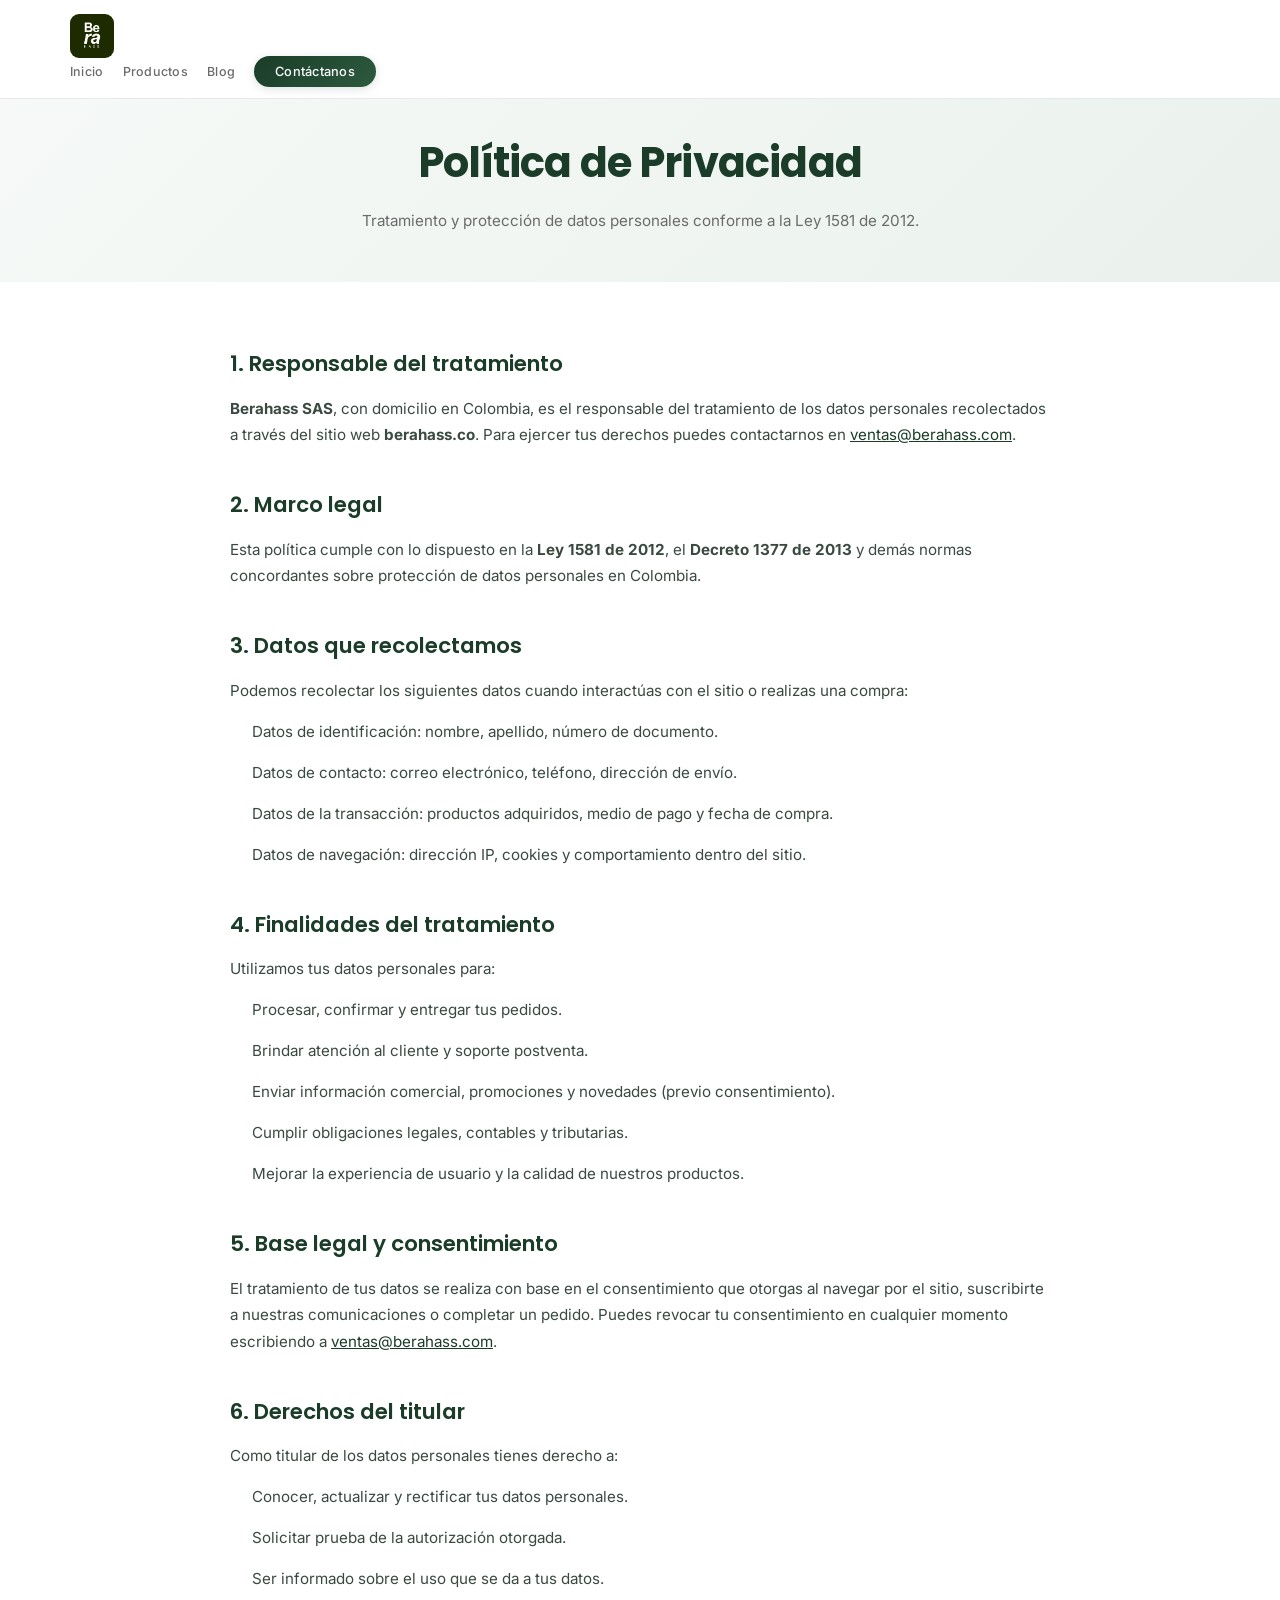
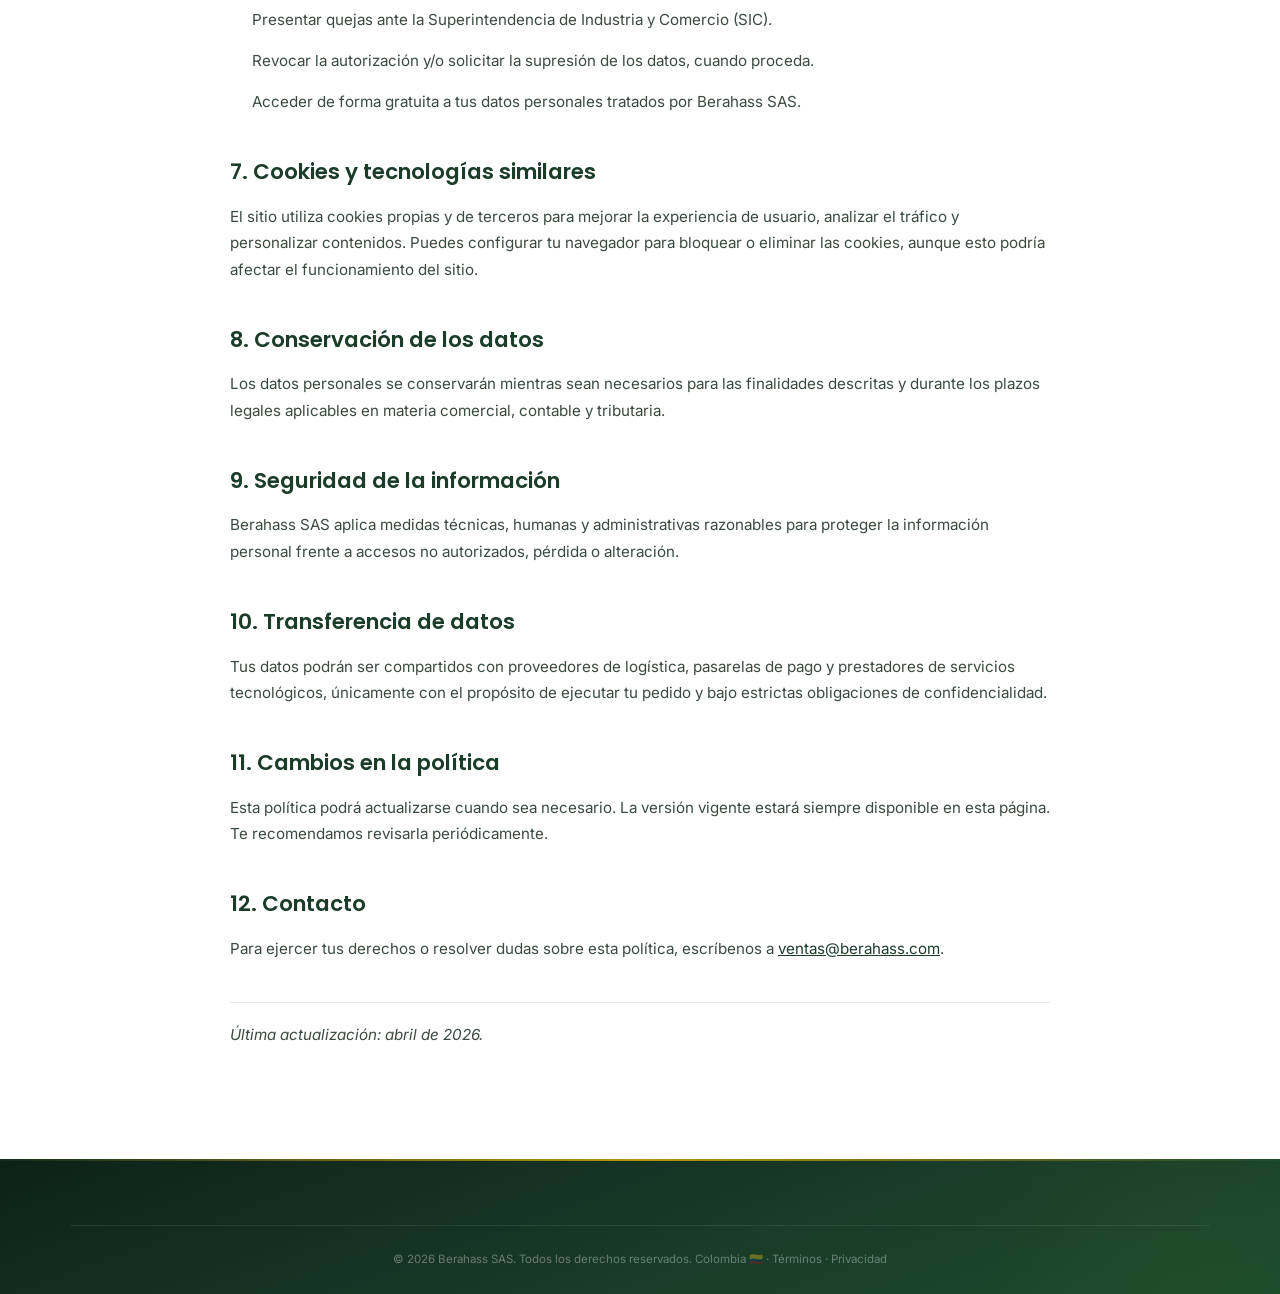
<file: privacidad.html>
<!DOCTYPE html>
<html lang="es">
<head>
    <meta charset="UTF-8">
    <meta name="viewport" content="width=device-width, initial-scale=1.0">
    <title>Política de Privacidad | Berahass</title>
    <meta name="description" content="Política de tratamiento de datos personales de Berahass SAS conforme a la Ley 1581 de 2012 de Colombia. Conoce cómo protegemos tu información.">
    <link rel="canonical" href="https://berahass.co/privacidad.html">
    <meta name="theme-color" content="#1a4d2e">
    <link rel="icon" type="image/png" sizes="16x16" href="favicon-16.png">
    <link rel="icon" type="image/png" sizes="32x32" href="favicon-32.png">
    <link rel="icon" type="image/png" sizes="48x48" href="favicon-48.png">
    <link rel="icon" type="image/png" sizes="192x192" href="favicon-192.png">
    <link rel="apple-touch-icon" sizes="180x180" href="apple-touch-icon.png">
    <link rel="preconnect" href="https://fonts.googleapis.com">
    <link rel="preconnect" href="https://fonts.gstatic.com" crossorigin>
    <link href="https://fonts.googleapis.com/css2?family=Poppins:wght@400;600;700&family=Inter:wght@300;400;500;600;700&display=swap" rel="stylesheet">
    <link rel="stylesheet" href="styles.css">
    <style>
        .legal-hero {
            padding: 8rem 0 3rem;
            background: linear-gradient(135deg, #f7faf8 0%, #eaf1ec 100%);
            text-align: center;
        }
        .legal-hero h1 {
            font-family: var(--font-display);
            font-size: 2.6rem;
            font-weight: 700;
            color: var(--green);
            margin-bottom: 0.6rem;
            letter-spacing: -0.02em;
        }
        .legal-hero p {
            color: var(--muted);
            font-size: 0.95rem;
        }
        .legal-content {
            padding: 4rem 0 6rem;
            background: #fff;
        }
        .legal-content .container {
            max-width: 820px;
        }
        .legal-content h2 {
            font-family: var(--font-display);
            font-size: 1.35rem;
            color: var(--green);
            margin: 2.4rem 0 0.8rem;
            font-weight: 600;
        }
        .legal-content h2:first-child { margin-top: 0; }
        .legal-content p,
        .legal-content li {
            font-size: 0.95rem;
            line-height: 1.75;
            color: #3a4a40;
            margin-bottom: 0.9rem;
        }
        .legal-content ul { padding-left: 1.4rem; margin-bottom: 1rem; }
        .legal-content a { color: var(--green); text-decoration: underline; }
        .legal-updated {
            font-size: 0.8rem;
            color: var(--muted);
            font-style: italic;
            margin-top: 2.5rem;
            padding-top: 1.2rem;
            border-top: 1px solid #e6ece8;
        }
    </style>
</head>
<body>
    <!-- Navigation -->
    <nav class="navbar navbar-solid" id="navbar">
        <div class="container nav-container">
            <a href="index.html" class="logo">
                <img src="BERAHASS1.png" alt="Berahass" class="logo-img">
            </a>
            <ul class="nav-links" id="navLinks">
                <li><a href="index.html">Inicio</a></li>
                <li><a href="index.html#productos">Productos</a></li>
                <li><a href="blog.html">Blog</a></li>
                <li><a href="index.html#contacto" class="btn-nav">Contáctanos</a></li>
            </ul>
        </div>
    </nav>

    <!-- Legal Hero -->
    <section class="legal-hero">
        <div class="container">
            <h1>Política de Privacidad</h1>
            <p>Tratamiento y protección de datos personales conforme a la Ley 1581 de 2012.</p>
        </div>
    </section>

    <!-- Legal Content -->
    <section class="legal-content">
        <div class="container">
            <h2>1. Responsable del tratamiento</h2>
            <p><strong>Berahass SAS</strong>, con domicilio en Colombia, es el responsable del tratamiento de los datos personales recolectados a través del sitio web <strong>berahass.co</strong>. Para ejercer tus derechos puedes contactarnos en <a href="mailto:ventas@berahass.com">ventas@berahass.com</a>.</p>

            <h2>2. Marco legal</h2>
            <p>Esta política cumple con lo dispuesto en la <strong>Ley 1581 de 2012</strong>, el <strong>Decreto 1377 de 2013</strong> y demás normas concordantes sobre protección de datos personales en Colombia.</p>

            <h2>3. Datos que recolectamos</h2>
            <p>Podemos recolectar los siguientes datos cuando interactúas con el sitio o realizas una compra:</p>
            <ul>
                <li>Datos de identificación: nombre, apellido, número de documento.</li>
                <li>Datos de contacto: correo electrónico, teléfono, dirección de envío.</li>
                <li>Datos de la transacción: productos adquiridos, medio de pago y fecha de compra.</li>
                <li>Datos de navegación: dirección IP, cookies y comportamiento dentro del sitio.</li>
            </ul>

            <h2>4. Finalidades del tratamiento</h2>
            <p>Utilizamos tus datos personales para:</p>
            <ul>
                <li>Procesar, confirmar y entregar tus pedidos.</li>
                <li>Brindar atención al cliente y soporte postventa.</li>
                <li>Enviar información comercial, promociones y novedades (previo consentimiento).</li>
                <li>Cumplir obligaciones legales, contables y tributarias.</li>
                <li>Mejorar la experiencia de usuario y la calidad de nuestros productos.</li>
            </ul>

            <h2>5. Base legal y consentimiento</h2>
            <p>El tratamiento de tus datos se realiza con base en el consentimiento que otorgas al navegar por el sitio, suscribirte a nuestras comunicaciones o completar un pedido. Puedes revocar tu consentimiento en cualquier momento escribiendo a <a href="mailto:ventas@berahass.com">ventas@berahass.com</a>.</p>

            <h2>6. Derechos del titular</h2>
            <p>Como titular de los datos personales tienes derecho a:</p>
            <ul>
                <li>Conocer, actualizar y rectificar tus datos personales.</li>
                <li>Solicitar prueba de la autorización otorgada.</li>
                <li>Ser informado sobre el uso que se da a tus datos.</li>
                <li>Presentar quejas ante la Superintendencia de Industria y Comercio (SIC).</li>
                <li>Revocar la autorización y/o solicitar la supresión de los datos, cuando proceda.</li>
                <li>Acceder de forma gratuita a tus datos personales tratados por Berahass SAS.</li>
            </ul>

            <h2>7. Cookies y tecnologías similares</h2>
            <p>El sitio utiliza cookies propias y de terceros para mejorar la experiencia de usuario, analizar el tráfico y personalizar contenidos. Puedes configurar tu navegador para bloquear o eliminar las cookies, aunque esto podría afectar el funcionamiento del sitio.</p>

            <h2>8. Conservación de los datos</h2>
            <p>Los datos personales se conservarán mientras sean necesarios para las finalidades descritas y durante los plazos legales aplicables en materia comercial, contable y tributaria.</p>

            <h2>9. Seguridad de la información</h2>
            <p>Berahass SAS aplica medidas técnicas, humanas y administrativas razonables para proteger la información personal frente a accesos no autorizados, pérdida o alteración.</p>

            <h2>10. Transferencia de datos</h2>
            <p>Tus datos podrán ser compartidos con proveedores de logística, pasarelas de pago y prestadores de servicios tecnológicos, únicamente con el propósito de ejecutar tu pedido y bajo estrictas obligaciones de confidencialidad.</p>

            <h2>11. Cambios en la política</h2>
            <p>Esta política podrá actualizarse cuando sea necesario. La versión vigente estará siempre disponible en esta página. Te recomendamos revisarla periódicamente.</p>

            <h2>12. Contacto</h2>
            <p>Para ejercer tus derechos o resolver dudas sobre esta política, escríbenos a <a href="mailto:ventas@berahass.com">ventas@berahass.com</a>.</p>

            <p class="legal-updated">Última actualización: abril de 2026.</p>
        </div>
    </section>

    <!-- Footer -->
    <footer class="footer">
        <div class="container">
            <div class="footer-bottom">
                <p>&copy; 2026 Berahass SAS. Todos los derechos reservados. Colombia &#127464;&#127476; &middot; <a href="terminos.html" style="color:inherit;">Términos</a> &middot; <a href="privacidad.html" style="color:inherit;">Privacidad</a></p>
            </div>
        </div>
    </footer>
</body>
</html>
</file>
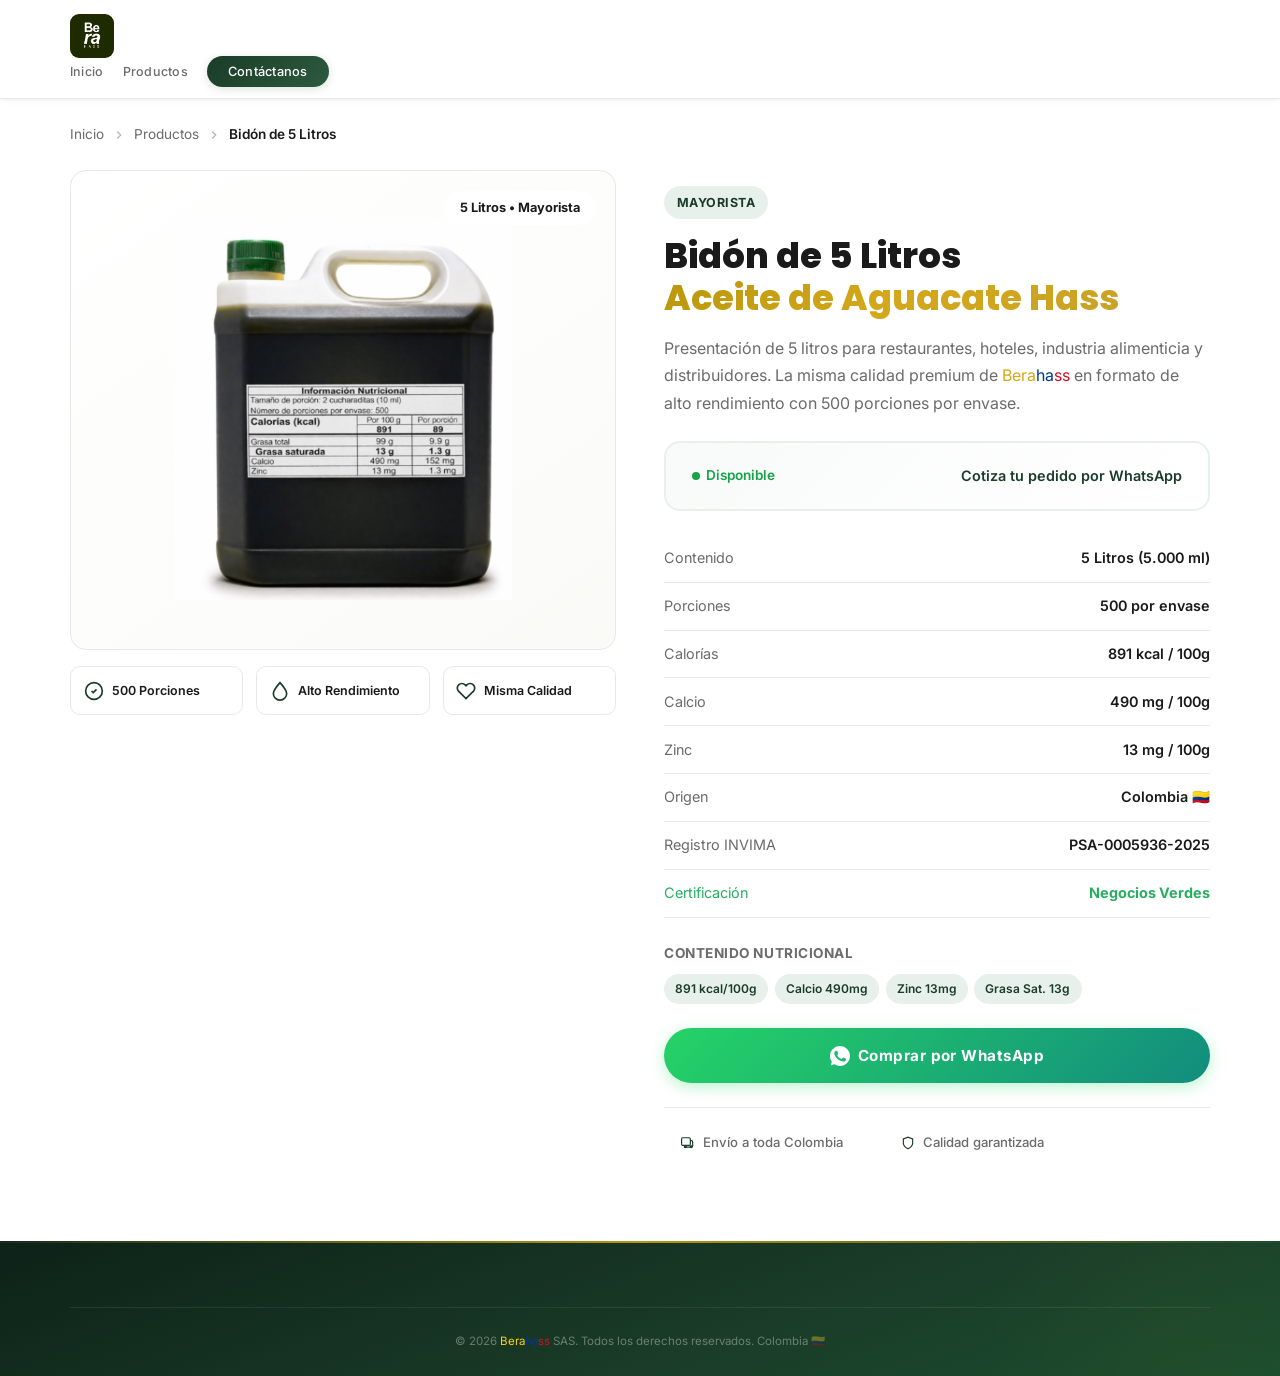
<file: producto-industrial.html>
<!DOCTYPE html>
<html lang="es">
<head>
    <meta charset="UTF-8">
    <meta name="viewport" content="width=device-width, initial-scale=1.0">
    <title>Bidón de 5 Litros | Berahass</title>
    <meta name="description" content="Aceite de aguacate Hass en bidón de 5 litros. 500 porciones por envase. Para restaurantes, hoteles e industria.">
    <link rel="canonical" href="https://berahass.co/producto-industrial.html">
    <link rel="icon" type="image/png" sizes="16x16" href="favicon-16.png">
    <link rel="icon" type="image/png" sizes="32x32" href="favicon-32.png">
    <link rel="icon" type="image/png" sizes="48x48" href="favicon-48.png">
    <link rel="icon" type="image/png" sizes="192x192" href="favicon-192.png">
    <link rel="apple-touch-icon" sizes="180x180" href="apple-touch-icon.png">
    <link rel="preconnect" href="https://fonts.googleapis.com">
    <link rel="preconnect" href="https://fonts.gstatic.com" crossorigin>
    <link href="https://fonts.googleapis.com/css2?family=Poppins:wght@400;600;700&family=Inter:wght@400;500;600&display=swap" rel="stylesheet">
    <link rel="stylesheet" href="styles.css">
    <link rel="stylesheet" href="producto.css">
    <meta property="og:type" content="product">
    <meta property="og:title" content="Bidón de Aceite de Aguacate 5 Litros | Berahass">
    <meta property="og:description" content="Aceite de aguacate Hass en bidón de 5 litros. 500 porciones. Para restaurantes, hoteles e industria.">
    <meta property="og:image" content="https://berahass.co/garrafa-clean.png">
    <meta property="og:url" content="https://berahass.co/producto-industrial.html">
    <meta property="og:locale" content="es_CO">
    <script type="application/ld+json">
    {
      "@context": "https://schema.org",
      "@type": "Product",
      "name": "Aceite de Aguacate Hass Bidón de 5 Litros",
      "image": "https://berahass.co/garrafa-clean.png",
      "description": "Aceite de aguacate Hass en bidón de 5 litros. 500 porciones por envase. Para restaurantes, hoteles e industria alimentaria.",
      "brand": { "@type": "Brand", "name": "Berahass" },
      "sku": "BERA-IND-5L",
      "offers": {
        "@type": "Offer",
        "url": "https://berahass.co/producto-industrial.html",
        "availability": "https://schema.org/InStock",
        "seller": { "@type": "Organization", "name": "Berahass SAS" }
      }
    }
    </script>
</head>
<body>
    <nav class="navbar navbar-solid" id="navbar">
        <div class="container nav-container">
            <a href="index.html" class="logo">
                <img src="BERAHASS1.png" alt="Berahass" class="logo-img">
            </a>
            <ul class="nav-links" id="navLinks"><li><a href="index.html">Inicio</a></li><li><a href="index.html#productos">Productos</a></li><li><a href="index.html#contacto" class="btn-nav">Contáctanos</a></li></ul>
        </div>
    </nav>

    <section class="prod-detail">
        <div class="container">
            <div class="breadcrumb">
                <a href="index.html">Inicio</a><svg width="14" height="14" viewBox="0 0 24 24" fill="none" stroke="currentColor" stroke-width="2"><path d="M9 18l6-6-6-6"/></svg>
                <a href="index.html#productos">Productos</a><svg width="14" height="14" viewBox="0 0 24 24" fill="none" stroke="currentColor" stroke-width="2"><path d="M9 18l6-6-6-6"/></svg>
                <span>Bidón de 5 Litros</span>
            </div>
            <div class="prod-detail-grid">
                <div class="prod-gallery">
                    <div class="prod-gallery-main industrial-bg">
                        <div class="prod-gallery-badge">5 Litros &bull; Mayorista</div>
                        <img src="garrafa.png" alt="Bidón de 5 Litros de aceite de aguacate Hass" class="prod-gallery-img">
                    </div>
                    <div class="prod-gallery-features">
                        <div class="gallery-feat"><svg width="20" height="20" viewBox="0 0 24 24" fill="none" stroke="currentColor" stroke-width="2"><path d="M12 22c5.523 0 10-4.477 10-10S17.523 2 12 2 2 6.477 2 12s4.477 10 10 10z"/><path d="M9 12l2 2 4-4"/></svg><span>500 Porciones</span></div>
                        <div class="gallery-feat"><svg width="20" height="20" viewBox="0 0 24 24" fill="none" stroke="currentColor" stroke-width="2"><path d="M12 2c0 0-8 9.27-8 13a8 8 0 0 0 16 0c0-3.73-8-13-8-13z"/></svg><span>Alto Rendimiento</span></div>
                        <div class="gallery-feat"><svg width="20" height="20" viewBox="0 0 24 24" fill="none" stroke="currentColor" stroke-width="2"><path d="M20.84 4.61a5.5 5.5 0 0 0-7.78 0L12 5.67l-1.06-1.06a5.5 5.5 0 0 0-7.78 7.78l1.06 1.06L12 21.23l7.78-7.78 1.06-1.06a5.5 5.5 0 0 0 0-7.78z"/></svg><span>Misma Calidad</span></div>
                    </div>
                </div>
                <div class="prod-detail-info">
                    <span class="prod-detail-tag">Mayorista</span>
                    <h1>Bidón de 5 Litros<br><span class="text-gradient">Aceite de Aguacate Hass</span></h1>
                    <p class="prod-detail-desc">Presentación de 5 litros para restaurantes, hoteles, industria alimenticia y distribuidores. La misma calidad premium de <span class="brand-col-dark"><span class="b-y">Bera</span><span class="b-b">ha</span><span class="b-r">ss</span></span> en formato de alto rendimiento con 500 porciones por envase.</p>
                    <div class="prod-detail-price-box">
                        <span class="prod-detail-stock"><span class="stock-dot"></span> Disponible</span>
                        <span class="prod-detail-quote">Cotiza tu pedido por WhatsApp</span>
                    </div>
                    <div class="prod-specs">
                        <div class="spec-row"><span class="spec-label">Contenido</span><span class="spec-value">5 Litros (5.000 ml)</span></div>
                        <div class="spec-row"><span class="spec-label">Porciones</span><span class="spec-value">500 por envase</span></div>
                        <div class="spec-row"><span class="spec-label">Calorías</span><span class="spec-value">891 kcal / 100g</span></div>
                        <div class="spec-row"><span class="spec-label">Calcio</span><span class="spec-value">490 mg / 100g</span></div>
                        <div class="spec-row"><span class="spec-label">Zinc</span><span class="spec-value">13 mg / 100g</span></div>
                        <div class="spec-row"><span class="spec-label">Origen</span><span class="spec-value">Colombia &#127464;&#127476;</span></div>
                        <div class="spec-row"><span class="spec-label">Registro INVIMA</span><span class="spec-value">PSA-0005936-2025</span></div>
                        <div class="spec-row spec-row-green"><span class="spec-label">Certificación</span><span class="spec-value">Negocios Verdes</span></div>
                    </div>
                    <div class="prod-detail-nutrients"><h4>Contenido nutricional</h4><div class="detail-nutrients-list"><span>891 kcal/100g</span><span>Calcio 490mg</span><span>Zinc 13mg</span><span>Grasa Sat. 13g</span></div></div>
                    <div class="prod-detail-cta">
                        <a href="https://wa.me/573173823744?text=Hola%2C%20quiero%20cotizar%20el%20Bid%C3%B3n%20de%205%20Litros" target="_blank" rel="noopener noreferrer" class="btn btn-whatsapp btn-lg btn-full">
                            <svg width="20" height="20" viewBox="0 0 32 32" fill="#fff"><path d="M16.004 0h-.008C7.174 0 0 7.176 0 16.004c0 3.5 1.128 6.744 3.046 9.378L1.054 31.29l6.118-1.958A15.9 15.9 0 0 0 16.004 32C24.826 32 32 24.826 32 16.004S24.826 0 16.004 0zm9.302 22.602c-.388 1.096-2.28 2.094-3.15 2.172-.792.07-1.788.1-2.886-.182a26.3 26.3 0 0 1-2.612-.968c-4.594-1.98-7.594-6.63-7.824-6.938-.228-.308-1.866-2.484-1.866-4.738s1.18-3.362 1.6-3.822c.42-.46.916-.576 1.222-.576.304 0 .61.002.876.016.282.014.66-.106 1.032.788.388.928 1.302 3.18 1.416 3.41.114.23.19.498.038.806-.152.308-.228.498-.456.768s-.48.604-.686.81c-.228.228-.466.476-.2.934.266.458 1.182 1.95 2.538 3.16 1.742 1.554 3.21 2.036 3.668 2.264.458.228.726.19.992-.114.266-.306 1.142-1.332 1.446-1.79.304-.458.608-.382 1.028-.228.42.152 2.67 1.26 3.13 1.488.458.228.764.344.878.534.114.19.114 1.104-.274 2.2z"/></svg>
                            <span>Comprar por WhatsApp</span>
                        </a>
                    </div>
                    <div class="prod-trust-badges">
                        <div class="trust-badge-item"><svg width="18" height="18" viewBox="0 0 24 24" fill="none" stroke="currentColor" stroke-width="2"><rect x="1" y="3" width="15" height="13" rx="2"/><path d="M16 8h2a2 2 0 0 1 2 2v7a2 2 0 0 1-2 2H5"/><circle cx="7.5" cy="18.5" r="1.5"/><circle cx="17.5" cy="18.5" r="1.5"/></svg><span>Envío a toda Colombia</span></div>
                        <div class="trust-badge-item"><svg width="18" height="18" viewBox="0 0 24 24" fill="none" stroke="currentColor" stroke-width="2"><path d="M12 22s8-4 8-10V5l-8-3-8 3v7c0 6 8 10 8 10z"/></svg><span>Calidad garantizada</span></div>
                    </div>
                </div>
            </div>
        </div>
    </section>
    <footer class="footer"><div class="container"><div class="footer-bottom"><p>&copy; 2026 <span class="brand-col"><span class="b-y">Bera</span><span class="b-b">ha</span><span class="b-r">ss</span></span> SAS. Todos los derechos reservados. Colombia &#127464;&#127476;</p></div></div></footer>
    <script src="cart.js" defer></script>
</body>
</html>
</file>
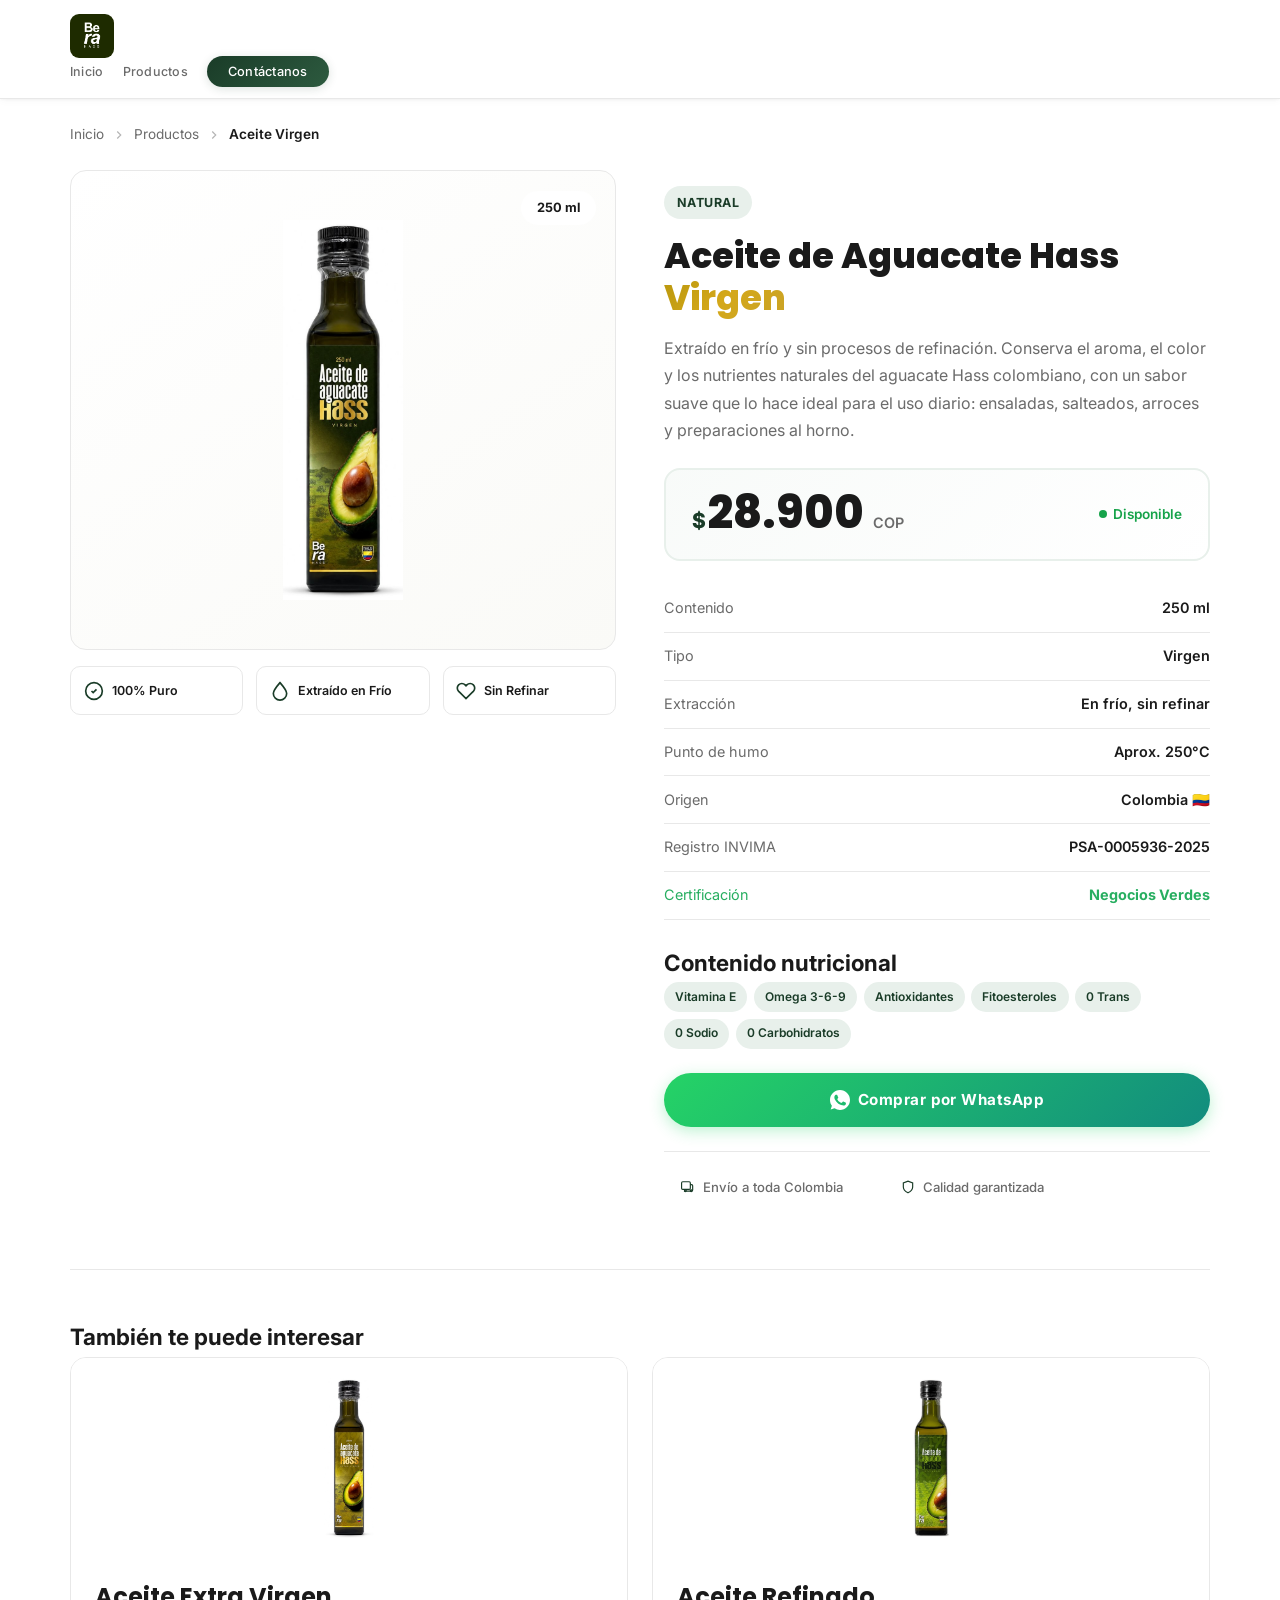
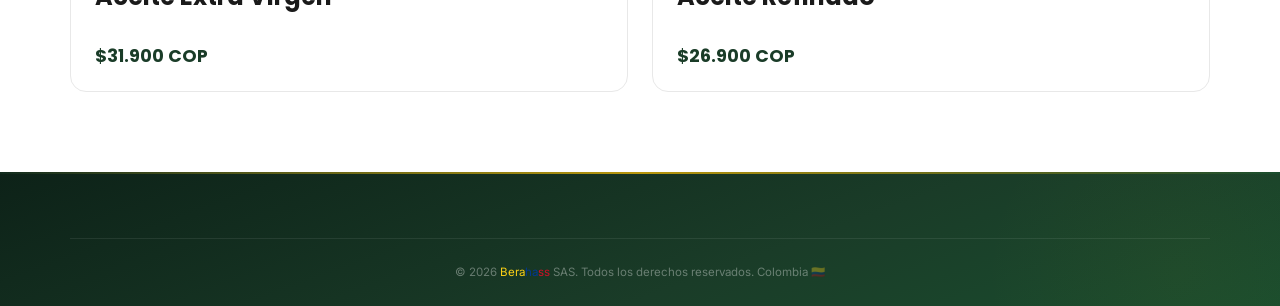
<file: producto-virgen.html>
<!DOCTYPE html>
<html lang="es">
<head>
    <meta charset="UTF-8">
    <meta name="viewport" content="width=device-width, initial-scale=1.0">
    <title>Aceite de Aguacate Hass Virgen 250ml | Berahass Colombia</title>
    <meta name="description" content="Compra aceite de aguacate Hass virgen Berahass 250ml. Extraído en frío y sin refinar, 100% puro. Conserva el aroma, la Vitamina E y los Omega 3-6-9 del aguacate. Envío a toda Colombia. $28.900 COP.">
    <meta name="keywords" content="aceite de aguacate virgen, aceite virgen, berahass, aceite aguacate hass, extraccion en frio, aceite saludable, omega 3, colombia">
    <link rel="canonical" href="https://berahass.co/producto-virgen.html">
    <!-- Open Graph -->
    <meta property="og:type" content="product">
    <meta property="og:title" content="Aceite de Aguacate Virgen 250ml | Berahass">
    <meta property="og:description" content="Aceite de aguacate Hass virgen 250ml. Extraído en frío y sin refinar, 100% puro. Rico en Omega 3-6-9 y Vitamina E. $28.900 COP.">
    <meta property="og:image" content="https://berahass.co/aceite-virgen-bottle.jpg">
    <meta property="og:url" content="https://berahass.co/producto-virgen.html">
    <meta property="og:locale" content="es_CO">
    <meta property="og:site_name" content="Berahass">
    <meta property="product:price:amount" content="28900">
    <meta property="product:price:currency" content="COP">
    <!-- Twitter Card -->
    <meta name="twitter:card" content="summary_large_image">
    <meta name="twitter:title" content="Aceite de Aguacate Virgen 250ml | Berahass">
    <meta name="twitter:description" content="Aceite de aguacate Hass virgen. Extraído en frío, sin refinar. $28.900 COP.">
    <meta name="twitter:image" content="https://berahass.co/aceite-virgen-bottle.jpg">
    <link rel="icon" type="image/png" sizes="48x48" href="favicon-48-v2.png">
    <link rel="icon" type="image/png" sizes="192x192" href="favicon-192-v2.png">
    <link rel="apple-touch-icon" sizes="180x180" href="apple-touch-icon-v2.png">
    <link rel="preconnect" href="https://fonts.googleapis.com">
    <link rel="preconnect" href="https://fonts.gstatic.com" crossorigin>
    <link href="https://fonts.googleapis.com/css2?family=Poppins:wght@400;600;700&family=Inter:wght@400;500;600&display=swap" rel="stylesheet">
    <link rel="stylesheet" href="styles.css">
    <link rel="stylesheet" href="producto.css">
    <script type="application/ld+json">
    {
      "@context": "https://schema.org",
      "@type": "Product",
      "name": "Aceite de Aguacate Hass Virgen 250ml",
      "image": "https://berahass.co/aceite-virgen-bottle.jpg",
      "description": "Aceite de aguacate Hass virgen 250ml. Extraído en frío y sin refinar, 100% puro. Conserva el aroma natural, la Vitamina E y los Omega 3-6-9 del aguacate Hass colombiano.",
      "brand": {
        "@type": "Brand",
        "name": "Berahass"
      },
      "sku": "BERA-VG-250",
      "offers": {
        "@type": "Offer",
        "url": "https://berahass.co/producto-virgen.html",
        "priceCurrency": "COP",
        "price": "28900",
        "availability": "https://schema.org/InStock",
        "seller": {
          "@type": "Organization",
          "name": "Berahass SAS"
        }
      },
      "additionalProperty": [
        { "@type": "PropertyValue", "name": "Extracción", "value": "En frío, sin refinar" },
        { "@type": "PropertyValue", "name": "Punto de humo", "value": "Aprox. 250°C" },
        { "@type": "PropertyValue", "name": "Contenido", "value": "250ml" },
        { "@type": "PropertyValue", "name": "Origen", "value": "Colombia" }
      ]
    }
    </script>
</head>
<body>
    <!-- Navigation -->
    <nav class="navbar navbar-solid" id="navbar">
        <div class="container nav-container">
            <a href="index.html" class="logo">
                <img src="BERAHASS1.png" alt="Berahass" class="logo-img" width="1080" height="1080">
            </a>
            <button class="nav-toggle" id="navToggle" aria-label="Abrir menú" aria-expanded="false" aria-controls="navLinks">
                <span></span><span></span><span></span>
            </button>
            <ul class="nav-links" id="navLinks">
                <li><a href="index.html">Inicio</a></li>
                <li><a href="index.html#productos">Productos</a></li>
                <li><a href="index.html#contacto" class="btn-nav">Contáctanos</a></li>
            </ul>
        </div>
    </nav>

    <!-- Product Hero -->
    <section class="prod-detail">
        <div class="container">
            <!-- Breadcrumb -->
            <div class="breadcrumb">
                <a href="index.html">Inicio</a>
                <svg width="14" height="14" viewBox="0 0 24 24" fill="none" stroke="currentColor" stroke-width="2"><path d="M9 18l6-6-6-6"/></svg>
                <a href="index.html#productos">Productos</a>
                <svg width="14" height="14" viewBox="0 0 24 24" fill="none" stroke="currentColor" stroke-width="2"><path d="M9 18l6-6-6-6"/></svg>
                <span>Aceite Virgen</span>
            </div>

            <div class="prod-detail-grid">
                <!-- Image Gallery -->
                <div class="prod-gallery">
                    <div class="prod-gallery-main virgen-bg">
                        <div class="prod-gallery-badge">250 ml</div>
                        <img src="aceite-virgen-bottle.jpg" alt="Aceite de Aguacate Hass Virgen 250ml" class="prod-gallery-img prod-gallery-img-botella" width="376" height="1200" fetchpriority="high" decoding="async">
                    </div>
                    <div class="prod-gallery-features">
                        <div class="gallery-feat">
                            <svg width="20" height="20" viewBox="0 0 24 24" fill="none" stroke="currentColor" stroke-width="2"><path d="M12 22c5.523 0 10-4.477 10-10S17.523 2 12 2 2 6.477 2 12s4.477 10 10 10z"/><path d="M9 12l2 2 4-4"/></svg>
                            <span>100% Puro</span>
                        </div>
                        <div class="gallery-feat">
                            <svg width="20" height="20" viewBox="0 0 24 24" fill="none" stroke="currentColor" stroke-width="2"><path d="M12 2c0 0-8 9.27-8 13a8 8 0 0 0 16 0c0-3.73-8-13-8-13z"/></svg>
                            <span>Extraído en Frío</span>
                        </div>
                        <div class="gallery-feat">
                            <svg width="20" height="20" viewBox="0 0 24 24" fill="none" stroke="currentColor" stroke-width="2"><path d="M20.84 4.61a5.5 5.5 0 0 0-7.78 0L12 5.67l-1.06-1.06a5.5 5.5 0 0 0-7.78 7.78l1.06 1.06L12 21.23l7.78-7.78 1.06-1.06a5.5 5.5 0 0 0 0-7.78z"/></svg>
                            <span>Sin Refinar</span>
                        </div>
                    </div>
                </div>

                <!-- Product Info -->
                <div class="prod-detail-info">
                    <span class="prod-detail-tag">Natural</span>
                    <h1>Aceite de Aguacate Hass<br><span class="text-gradient">Virgen</span></h1>
                    <p class="prod-detail-desc">Extraído en frío y sin procesos de refinación. Conserva el aroma, el color y los nutrientes naturales del aguacate Hass colombiano, con un sabor suave que lo hace ideal para el uso diario: ensaladas, salteados, arroces y preparaciones al horno.</p>

                    <!-- Price -->
                    <div class="prod-detail-price-box">
                        <div class="prod-detail-price">
                            <span class="detail-price-currency">$</span>
                            <span class="detail-price-amount">28.900</span>
                            <span class="detail-price-unit">COP</span>
                        </div>
                        <span class="prod-detail-stock">
                            <span class="stock-dot"></span> Disponible
                        </span>
                    </div>

                    <!-- Specs -->
                    <div class="prod-specs">
                        <div class="spec-row">
                            <span class="spec-label">Contenido</span>
                            <span class="spec-value">250 ml</span>
                        </div>
                        <div class="spec-row">
                            <span class="spec-label">Tipo</span>
                            <span class="spec-value">Virgen</span>
                        </div>
                        <div class="spec-row">
                            <span class="spec-label">Extracción</span>
                            <span class="spec-value">En frío, sin refinar</span>
                        </div>
                        <div class="spec-row">
                            <span class="spec-label">Punto de humo</span>
                            <span class="spec-value">Aprox. 250°C</span>
                        </div>
                        <div class="spec-row">
                            <span class="spec-label">Origen</span>
                            <span class="spec-value">Colombia &#127464;&#127476;</span>
                        </div>
                        <div class="spec-row">
                            <span class="spec-label">Registro INVIMA</span>
                            <span class="spec-value">PSA-0005936-2025</span>
                        </div>
                        <div class="spec-row spec-row-green">
                            <span class="spec-label">Certificación</span>
                            <span class="spec-value">Negocios Verdes</span>
                        </div>
                    </div>

                    <!-- Nutrients -->
                    <div class="prod-detail-nutrients">
                        <h2>Contenido nutricional</h2>
                        <div class="detail-nutrients-list">
                            <span>Vitamina E</span><span>Omega 3-6-9</span><span>Antioxidantes</span><span>Fitoesteroles</span><span>0 Trans</span><span>0 Sodio</span><span>0 Carbohidratos</span>
                        </div>
                    </div>

                    <!-- Comprar por WhatsApp -->
                    <div class="prod-detail-cta">
                        <a href="https://wa.me/573173823744?text=Hola%2C%20quiero%20comprar%20el%20Aceite%20Virgen%20250ml%20%28%2428.900%29" target="_blank" rel="noopener noreferrer" class="btn btn-whatsapp btn-lg btn-full">
                            <svg width="20" height="20" viewBox="0 0 32 32" fill="#fff"><path d="M16.004 0h-.008C7.174 0 0 7.176 0 16.004c0 3.5 1.128 6.744 3.046 9.378L1.054 31.29l6.118-1.958A15.9 15.9 0 0 0 16.004 32C24.826 32 32 24.826 32 16.004S24.826 0 16.004 0zm9.302 22.602c-.388 1.096-2.28 2.094-3.15 2.172-.792.07-1.788.1-2.886-.182a26.3 26.3 0 0 1-2.612-.968c-4.594-1.98-7.594-6.63-7.824-6.938-.228-.308-1.866-2.484-1.866-4.738s1.18-3.362 1.6-3.822c.42-.46.916-.576 1.222-.576.304 0 .61.002.876.016.282.014.66-.106 1.032.788.388.928 1.302 3.18 1.416 3.41.114.23.19.498.038.806-.152.308-.228.498-.456.768s-.48.604-.686.81c-.228.228-.466.476-.2.934.266.458 1.182 1.95 2.538 3.16 1.742 1.554 3.21 2.036 3.668 2.264.458.228.726.19.992-.114.266-.306 1.142-1.332 1.446-1.79.304-.458.608-.382 1.028-.228.42.152 2.67 1.26 3.13 1.488.458.228.764.344.878.534.114.19.114 1.104-.274 2.2z"/></svg>
                            <span>Comprar por WhatsApp</span>
                        </a>
                    </div>

                    <!-- Trust -->
                    <div class="prod-trust-badges">
                        <div class="trust-badge-item">
                            <svg width="18" height="18" viewBox="0 0 24 24" fill="none" stroke="currentColor" stroke-width="2"><rect x="1" y="3" width="15" height="13" rx="2"/><path d="M16 8h2a2 2 0 0 1 2 2v7a2 2 0 0 1-2 2H5"/><circle cx="7.5" cy="18.5" r="1.5"/><circle cx="17.5" cy="18.5" r="1.5"/></svg>
                            <span>Envío a toda Colombia</span>
                        </div>
                        <div class="trust-badge-item">
                            <svg width="18" height="18" viewBox="0 0 24 24" fill="none" stroke="currentColor" stroke-width="2"><path d="M12 22s8-4 8-10V5l-8-3-8 3v7c0 6 8 10 8 10z"/></svg>
                            <span>Calidad garantizada</span>
                        </div>
                    </div>
                </div>
            </div>

            <!-- Related Products -->
            <div class="related-products">
                <h2>También te puede interesar</h2>
                <div class="related-grid related-grid-3">
                    <a href="producto-extravirgen.html" class="related-card">
                        <div class="related-img extravirgen-bg">
                            <img src="aceite-extravirgen-bottle.jpg" alt="Aceite Extra Virgen" width="376" height="1200" loading="lazy" decoding="async">
                        </div>
                        <div class="related-info">
                            <h3>Aceite Extra Virgen</h3>
                            <span class="related-price">$31.900 COP</span>
                        </div>
                    </a>
                    <a href="producto-refinado.html" class="related-card">
                        <div class="related-img refinado-bg">
                            <img src="aceite-refinado-bottle-v2.jpeg" alt="Aceite Refinado" width="376" height="1200" loading="lazy" decoding="async">
                        </div>
                        <div class="related-info">
                            <h3>Aceite Refinado</h3>
                            <span class="related-price">$26.900 COP</span>
                        </div>
                    </a>
                </div>
            </div>
        </div>
    </section>

    <!-- Footer -->
    <footer class="footer">
        <div class="container">
            <div class="footer-bottom">
                <p>&copy; 2026 <span class="brand-col"><span class="b-y">Bera</span><span class="b-b">ha</span><span class="b-r">ss</span></span> SAS. Todos los derechos reservados. Colombia &#127464;&#127476;</p>
            </div>
        </div>
    </footer>
    <script src="cart.js" defer></script>
    <script src="nav.js" defer></script>
</body>
</html>
</file>
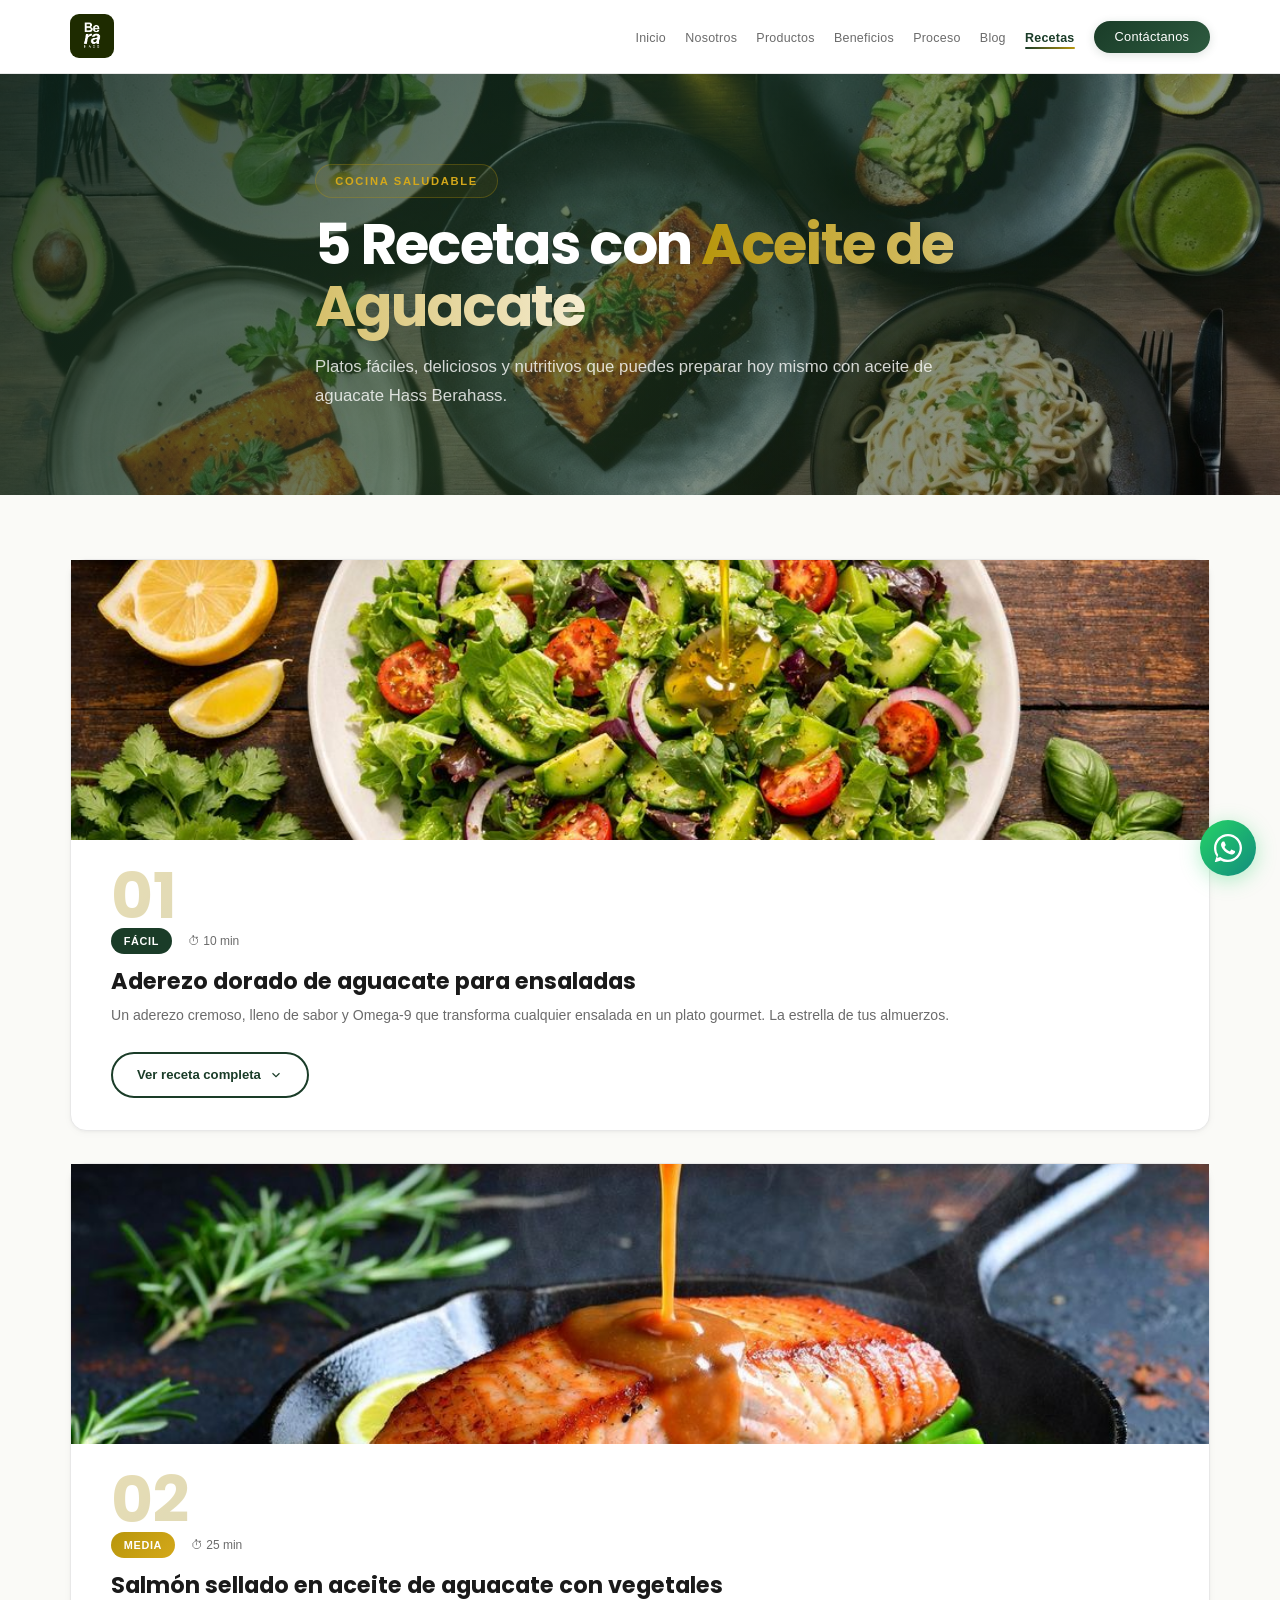
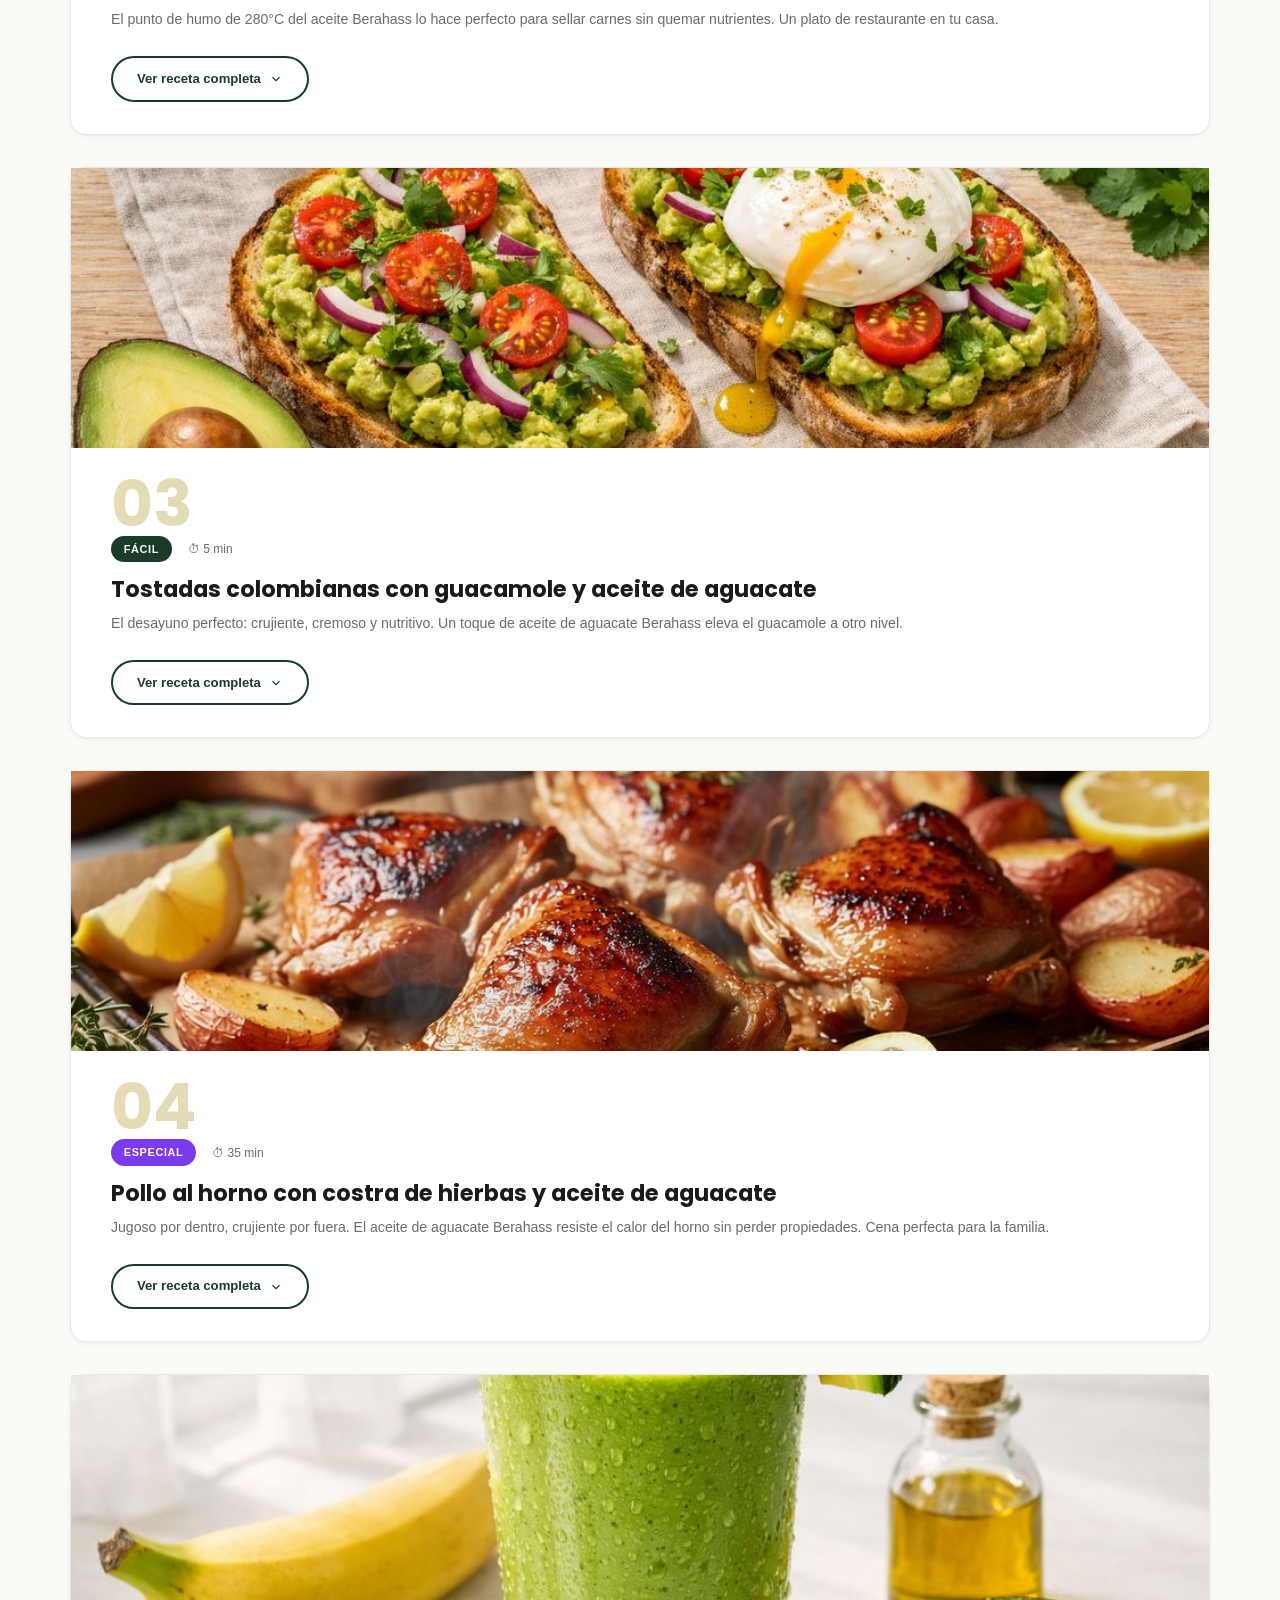
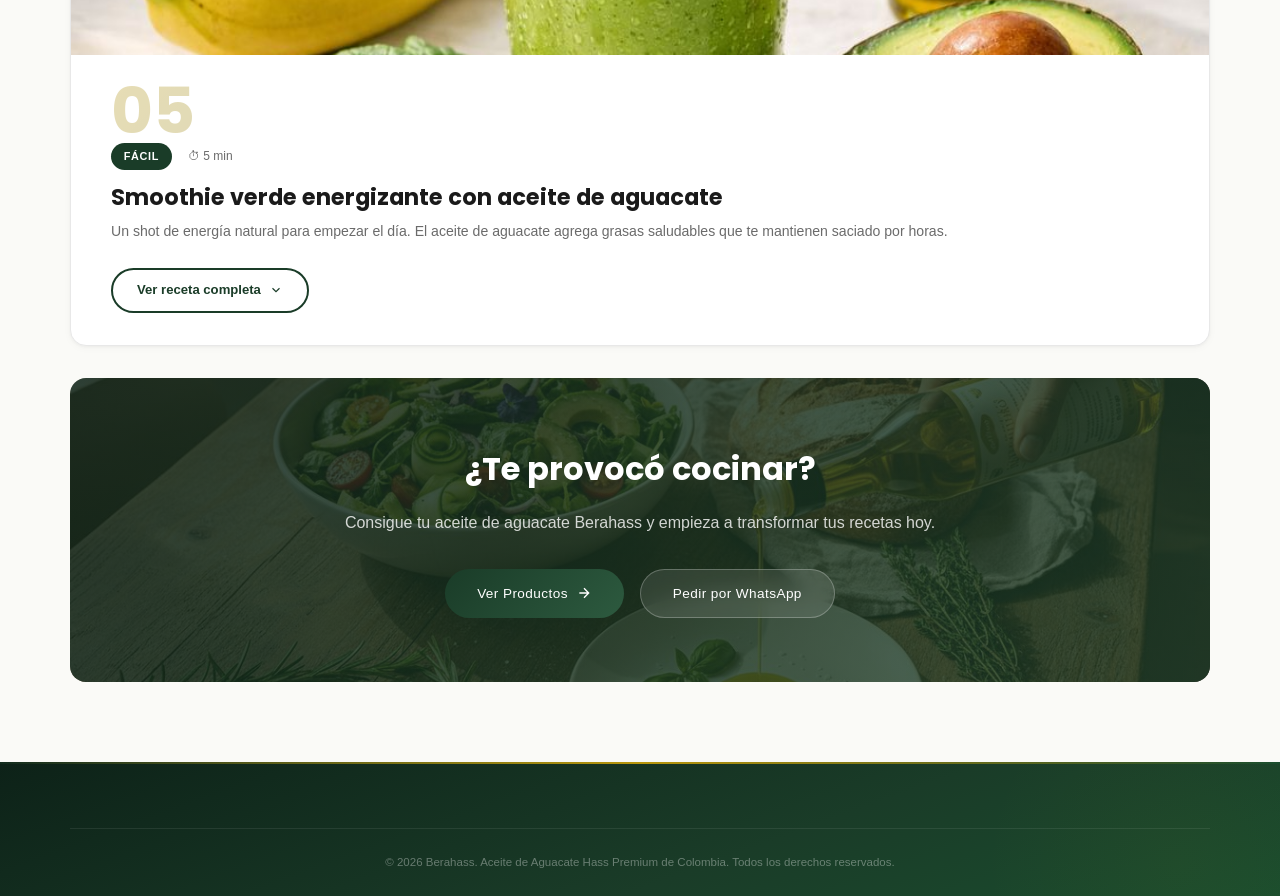
<file: recetas.html>
<!DOCTYPE html>
<html lang="es">
<head>
    <meta charset="UTF-8">
    <meta name="viewport" content="width=device-width, initial-scale=1.0">
    <title>Recetas con Aceite de Aguacate | Berahass</title>
    <meta name="description" content="5 recetas deliciosas y saludables con aceite de aguacate Hass Berahass. Ensaladas, carnes, aderezos, smoothies y más. Cocina sano, cocina con Berahass.">
    <meta property="og:title" content="5 Recetas con Aceite de Aguacate Hass | Berahass">
    <meta property="og:description" content="Descubre recetas fáciles y deliciosas para cocinar con aceite de aguacate Berahass.">
    <meta property="og:image" content="https://berahass.co/aguacate-recetas.jpg">
    <link rel="canonical" href="https://berahass.co/recetas.html">
    <meta name="theme-color" content="#1a4d2e">
    <link rel="icon" type="image/png" sizes="16x16" href="favicon-16.png">
    <link rel="icon" type="image/png" sizes="32x32" href="favicon-32.png">
    <link rel="icon" type="image/png" sizes="48x48" href="favicon-48.png">
    <link rel="icon" type="image/png" sizes="192x192" href="favicon-192.png">
    <link rel="apple-touch-icon" sizes="180x180" href="apple-touch-icon.png">
    <link rel="preload" href="styles.css" as="style">
    <link rel="dns-prefetch" href="https://fonts.googleapis.com">
    <link rel="preconnect" href="https://fonts.googleapis.com">
    <link rel="preconnect" href="https://fonts.gstatic.com" crossorigin>
    <link href="https://fonts.googleapis.com/css2?family=Poppins:wght@600;700&family=Inter:wght@400;500;600&display=swap" rel="stylesheet" media="print" onload="this.media='all'">
    <noscript><link href="https://fonts.googleapis.com/css2?family=Poppins:wght@600;700&family=Inter:wght@400;500;600&display=swap" rel="stylesheet"></noscript>
    <link rel="stylesheet" href="styles.css">
    <style>
        *,*::before,*::after{box-sizing:border-box;margin:0;padding:0}
        body{font-family:-apple-system,sans-serif;overflow-x:hidden}
        .navbar-solid{position:fixed;top:0;left:0;right:0;z-index:1000;background:#fff;padding:.9rem 0}
        .nav-container{display:flex;align-items:center;justify-content:space-between;flex-wrap:nowrap}
        .nav-links{display:flex;align-items:center;gap:1.2rem}
        .nav-links a{font-size:.78rem;white-space:nowrap}
    </style>
</head>
<body>
    <nav class="navbar navbar-solid">
        <div class="container nav-container">
            <a href="index.html" class="logo">
                <img src="BERAHASS1.png" alt="Berahass" class="logo-img">
            </a>
            <button class="nav-toggle" id="navToggle" aria-label="Menu">
                <span></span><span></span><span></span>
            </button>
            <ul class="nav-links" id="navLinks">
                <li><a href="index.html">Inicio</a></li>
                <li><a href="index.html#nosotros">Nosotros</a></li>
                <li><a href="index.html#productos">Productos</a></li>
                <li><a href="index.html#beneficios">Beneficios</a></li>
                <li><a href="index.html#proceso">Proceso</a></li>
                <li><a href="blog.html">Blog</a></li>
                <li><a href="recetas.html" class="active">Recetas</a></li>
                <li><a href="index.html#contacto" class="btn-nav">Contáctanos</a></li>
            </ul>
        </div>
    </nav>

    <!-- Recetas Hero -->
    <section class="recetas-hero">
        <div class="blog-hero-overlay"></div>
        <div class="container blog-hero-content">
            <span class="blog-hero-tag">Cocina saludable</span>
            <h1>5 Recetas con <span class="blog-hero-accent">Aceite de Aguacate</span></h1>
            <p>Platos fáciles, deliciosos y nutritivos que puedes preparar hoy mismo con aceite de aguacate Hass Berahass.</p>
        </div>
    </section>

    <section class="recetas-section">
        <div class="container">

            <!-- Receta 1 -->
            <article class="receta-card">
                <div class="receta-img">
                    <img src="receta-aderezo.jpg" alt="Aderezo dorado de aceite de aguacate" loading="lazy">
                </div>
                <div class="receta-num">01</div>
                <div class="receta-content">
                    <div class="receta-header">
                        <span class="receta-tag receta-tag-green">Fácil</span>
                        <span class="receta-tiempo">⏱ 10 min</span>
                    </div>
                    <h2>Aderezo dorado de aguacate para ensaladas</h2>
                    <p class="receta-desc">Un aderezo cremoso, lleno de sabor y Omega-9 que transforma cualquier ensalada en un plato gourmet. La estrella de tus almuerzos.</p>
                    <div class="receta-details" id="receta1">
                        <div class="receta-grid">
                            <div class="receta-ingredientes">
                                <h3>🥑 Ingredientes</h3>
                                <ul>
                                    <li>3 cucharadas de aceite de aguacate <strong>Berahass</strong></li>
                                    <li>1 cucharada de jugo de limón fresco</li>
                                    <li>1 diente de ajo finamente rallado</li>
                                    <li>1 cucharadita de mostaza Dijon</li>
                                    <li>1 cucharadita de miel</li>
                                    <li>Sal y pimienta al gusto</li>
                                    <li>Hierbas frescas (cilantro o albahaca)</li>
                                </ul>
                            </div>
                            <div class="receta-pasos">
                                <h3>👨‍🍳 Preparación</h3>
                                <ol>
                                    <li>En un frasco con tapa, agrega el aceite de aguacate Berahass, el jugo de limón y la mostaza.</li>
                                    <li>Añade el ajo rallado, la miel, sal y pimienta.</li>
                                    <li>Cierra el frasco y agita vigorosamente por 30 segundos.</li>
                                    <li>Prueba y ajusta la sazón. Agrega las hierbas frescas picadas.</li>
                                    <li>Vierte sobre tu ensalada favorita y disfruta.</li>
                                </ol>
                            </div>
                        </div>
                        <div class="receta-tip">
                            <span>💡</span>
                            <p><strong>Tip Berahass:</strong> Usa el aceite Berahass para aderezos en frío. Su sabor suave realza sin opacar los ingredientes. Dura hasta 5 días refrigerado.</p>
                        </div>
                    </div>
                    <button class="blog-toggle-btn" onclick="toggleArticle('receta1', this)">
                        Ver receta completa <svg width="14" height="14" viewBox="0 0 24 24" fill="none" stroke="currentColor" stroke-width="2"><path d="M6 9l6 6 6-6"/></svg>
                    </button>
                </div>
            </article>

            <!-- Receta 2 -->
            <article class="receta-card">
                <div class="receta-img">
                    <img src="receta-salmon.jpg" alt="Salmón sellado en aceite de aguacate" loading="lazy">
                </div>
                <div class="receta-num">02</div>
                <div class="receta-content">
                    <div class="receta-header">
                        <span class="receta-tag receta-tag-gold">Media</span>
                        <span class="receta-tiempo">⏱ 25 min</span>
                    </div>
                    <h2>Salmón sellado en aceite de aguacate con vegetales</h2>
                    <p class="receta-desc">El punto de humo de 280°C del aceite Berahass lo hace perfecto para sellar carnes sin quemar nutrientes. Un plato de restaurante en tu casa.</p>
                    <div class="receta-details" id="receta2">
                        <div class="receta-grid">
                            <div class="receta-ingredientes">
                                <h3>🥑 Ingredientes</h3>
                                <ul>
                                    <li>2 filetes de salmón fresco</li>
                                    <li>2 cucharadas de aceite de aguacate <strong>Berahass</strong></li>
                                    <li>1 limón (jugo y ralladura)</li>
                                    <li>2 dientes de ajo laminados</li>
                                    <li>Espárragos o brócoli al vapor</li>
                                    <li>Sal, pimienta y paprika</li>
                                    <li>Mantequilla (opcional, 1 cucharada)</li>
                                </ul>
                            </div>
                            <div class="receta-pasos">
                                <h3>👨‍🍳 Preparación</h3>
                                <ol>
                                    <li>Seca los filetes con papel toalla. Sazona con sal, pimienta y paprika.</li>
                                    <li>Calienta el aceite de aguacate Berahass en sartén a fuego alto hasta que brille.</li>
                                    <li>Coloca los filetes con la piel hacia abajo. Cocina 4 minutos sin mover.</li>
                                    <li>Voltea, baja a fuego medio. Agrega ajo y mantequilla. Cocina 3 minutos más.</li>
                                    <li>Baña con la mantequilla derretida usando una cuchara. Exprime limón encima.</li>
                                    <li>Sirve sobre los vegetales al vapor.</li>
                                </ol>
                            </div>
                        </div>
                        <div class="receta-tip">
                            <span>💡</span>
                            <p><strong>¿Por qué Berahass?</strong> Con 280°C de punto de humo, el aceite no se descompone al sellar. Obtienes esa costra dorada perfecta SIN generar sustancias tóxicas. Tu salmón queda crujiente por fuera, jugoso por dentro.</p>
                        </div>
                    </div>
                    <button class="blog-toggle-btn" onclick="toggleArticle('receta2', this)">
                        Ver receta completa <svg width="14" height="14" viewBox="0 0 24 24" fill="none" stroke="currentColor" stroke-width="2"><path d="M6 9l6 6 6-6"/></svg>
                    </button>
                </div>
            </article>

            <!-- Receta 3 -->
            <article class="receta-card">
                <div class="receta-img">
                    <img src="receta-tostadas.jpg" alt="Tostadas con guacamole y aceite de aguacate" loading="lazy">
                </div>
                <div class="receta-num">03</div>
                <div class="receta-content">
                    <div class="receta-header">
                        <span class="receta-tag receta-tag-green">Fácil</span>
                        <span class="receta-tiempo">⏱ 5 min</span>
                    </div>
                    <h2>Tostadas colombianas con guacamole y aceite de aguacate</h2>
                    <p class="receta-desc">El desayuno perfecto: crujiente, cremoso y nutritivo. Un toque de aceite de aguacate Berahass eleva el guacamole a otro nivel.</p>
                    <div class="receta-details" id="receta3">
                        <div class="receta-grid">
                            <div class="receta-ingredientes">
                                <h3>🥑 Ingredientes</h3>
                                <ul>
                                    <li>2 rebanadas de pan artesanal o integral</li>
                                    <li>1 aguacate Hass maduro</li>
                                    <li>1 cucharada de aceite de aguacate <strong>Berahass</strong></li>
                                    <li>Tomate cherry cortado en mitades</li>
                                    <li>Cebolla morada en rodajas finas</li>
                                    <li>Cilantro fresco picado</li>
                                    <li>Jugo de medio limón</li>
                                    <li>Sal rosada y pimienta</li>
                                    <li>Huevo pochado (opcional)</li>
                                </ul>
                            </div>
                            <div class="receta-pasos">
                                <h3>👨‍🍳 Preparación</h3>
                                <ol>
                                    <li>Tuesta el pan hasta que esté dorado y crujiente.</li>
                                    <li>Machaca el aguacate con un tenedor. Agrega limón, sal y pimienta.</li>
                                    <li>Unta generosamente sobre el pan tostado.</li>
                                    <li>Coloca los tomates cherry y la cebolla morada encima.</li>
                                    <li>Finaliza con un chorrito de aceite de aguacate Berahass y cilantro.</li>
                                    <li>Si quieres proteína extra, corona con un huevo pochado.</li>
                                </ol>
                            </div>
                        </div>
                        <div class="receta-tip">
                            <span>💡</span>
                            <p><strong>Tip Berahass:</strong> El chorrito final de aceite Berahass no solo aporta brillo visual, sino que multiplica x5 la absorción de vitaminas del aguacate y el tomate.</p>
                        </div>
                    </div>
                    <button class="blog-toggle-btn" onclick="toggleArticle('receta3', this)">
                        Ver receta completa <svg width="14" height="14" viewBox="0 0 24 24" fill="none" stroke="currentColor" stroke-width="2"><path d="M6 9l6 6 6-6"/></svg>
                    </button>
                </div>
            </article>

            <!-- Receta 4 -->
            <article class="receta-card">
                <div class="receta-img">
                    <img src="receta-pollo.jpg" alt="Pollo al horno con aceite de aguacate" loading="lazy">
                </div>
                <div class="receta-num">04</div>
                <div class="receta-content">
                    <div class="receta-header">
                        <span class="receta-tag receta-tag-purple">Especial</span>
                        <span class="receta-tiempo">⏱ 35 min</span>
                    </div>
                    <h2>Pollo al horno con costra de hierbas y aceite de aguacate</h2>
                    <p class="receta-desc">Jugoso por dentro, crujiente por fuera. El aceite de aguacate Berahass resiste el calor del horno sin perder propiedades. Cena perfecta para la familia.</p>
                    <div class="receta-details" id="receta4">
                        <div class="receta-grid">
                            <div class="receta-ingredientes">
                                <h3>🥑 Ingredientes</h3>
                                <ul>
                                    <li>4 muslos de pollo con piel</li>
                                    <li>3 cucharadas de aceite de aguacate <strong>Berahass</strong></li>
                                    <li>3 dientes de ajo machacados</li>
                                    <li>Romero, tomillo y orégano frescos</li>
                                    <li>1 limón cortado en rodajas</li>
                                    <li>Papa criolla o batata en cubos</li>
                                    <li>Sal, pimienta y comino</li>
                                </ul>
                            </div>
                            <div class="receta-pasos">
                                <h3>👨‍🍳 Preparación</h3>
                                <ol>
                                    <li>Precalienta el horno a 220°C.</li>
                                    <li>Mezcla el aceite de aguacate Berahass con ajo, hierbas picadas, sal, pimienta y comino.</li>
                                    <li>Unta la mezcla sobre los muslos de pollo, masajeando bien bajo la piel.</li>
                                    <li>Coloca en una bandeja con las papas y rodajas de limón alrededor.</li>
                                    <li>Hornea 30-35 minutos hasta que la piel esté dorada y crujiente.</li>
                                    <li>Deja reposar 5 minutos antes de servir.</li>
                                </ol>
                            </div>
                        </div>
                        <div class="receta-tip">
                            <span>💡</span>
                            <p><strong>¿Sabías que...?</strong> A 220°C, el aceite de oliva ya se degrada. El aceite de aguacate Berahass aguanta hasta 280°C, así que tu pollo se dora perfecto sin generar humo ni sustancias dañinas.</p>
                        </div>
                    </div>
                    <button class="blog-toggle-btn" onclick="toggleArticle('receta4', this)">
                        Ver receta completa <svg width="14" height="14" viewBox="0 0 24 24" fill="none" stroke="currentColor" stroke-width="2"><path d="M6 9l6 6 6-6"/></svg>
                    </button>
                </div>
            </article>

            <!-- Receta 5 -->
            <article class="receta-card">
                <div class="receta-img">
                    <img src="receta-smoothie.jpg" alt="Smoothie verde con aceite de aguacate" loading="lazy">
                </div>
                <div class="receta-num">05</div>
                <div class="receta-content">
                    <div class="receta-header">
                        <span class="receta-tag receta-tag-green">Fácil</span>
                        <span class="receta-tiempo">⏱ 5 min</span>
                    </div>
                    <h2>Smoothie verde energizante con aceite de aguacate</h2>
                    <p class="receta-desc">Un shot de energía natural para empezar el día. El aceite de aguacate agrega grasas saludables que te mantienen saciado por horas.</p>
                    <div class="receta-details" id="receta5">
                        <div class="receta-grid">
                            <div class="receta-ingredientes">
                                <h3>🥑 Ingredientes</h3>
                                <ul>
                                    <li>1 cucharada de aceite de aguacate <strong>Berahass</strong></li>
                                    <li>1 banano maduro congelado</li>
                                    <li>1 taza de espinaca fresca</li>
                                    <li>½ aguacate Hass</li>
                                    <li>1 taza de leche de almendras o avena</li>
                                    <li>1 cucharada de miel o panela</li>
                                    <li>Hielo al gusto</li>
                                    <li>Semillas de chía (opcional)</li>
                                </ul>
                            </div>
                            <div class="receta-pasos">
                                <h3>👨‍🍳 Preparación</h3>
                                <ol>
                                    <li>Agrega la leche vegetal, la espinaca y el banano a la licuadora.</li>
                                    <li>Añade el medio aguacate, la miel y el hielo.</li>
                                    <li>Licúa a velocidad alta por 1 minuto hasta que quede cremoso.</li>
                                    <li>Agrega la cucharada de aceite de aguacate Berahass.</li>
                                    <li>Licúa 10 segundos más para integrar.</li>
                                    <li>Sirve en un vaso alto y decora con semillas de chía.</li>
                                </ol>
                            </div>
                        </div>
                        <div class="receta-tip">
                            <span>💡</span>
                            <p><strong>Nutrición potenciada:</strong> La cucharada de aceite aporta Omega 3-6-9 y vitamina E, y ayuda a tu cuerpo a absorber mejor los nutrientes de la espinaca. Es el smoothie más completo que puedes tomar.</p>
                        </div>
                    </div>
                    <button class="blog-toggle-btn" onclick="toggleArticle('receta5', this)">
                        Ver receta completa <svg width="14" height="14" viewBox="0 0 24 24" fill="none" stroke="currentColor" stroke-width="2"><path d="M6 9l6 6 6-6"/></svg>
                    </button>
                </div>
            </article>

            <!-- CTA -->
            <div class="blog-cta">
                <div class="blog-cta-inner">
                    <h2>¿Te provocó cocinar?</h2>
                    <p>Consigue tu aceite de aguacate Berahass y empieza a transformar tus recetas hoy.</p>
                    <div class="blog-cta-buttons">
                        <a href="index.html#productos" class="btn btn-gold btn-lg">Ver Productos <svg width="16" height="16" viewBox="0 0 24 24" fill="none" stroke="currentColor" stroke-width="2"><path d="M5 12h14M12 5l7 7-7 7"/></svg></a>
                        <a href="https://wa.me/573173823744?text=Hola%2C%20quiero%20comprar%20aceite%20de%20aguacate%20Berahass" target="_blank" class="btn btn-glass btn-lg">Pedir por WhatsApp</a>
                    </div>
                </div>
            </div>

        </div>
    </section>

    <!-- Footer -->
    <footer class="footer">
        <div class="container">
            <div class="footer-bottom">
                <p>&copy; 2026 Berahass. Aceite de Aguacate Hass Premium de Colombia. Todos los derechos reservados.</p>
            </div>
        </div>
    </footer>

    <!-- WhatsApp Float -->
    <a href="https://wa.me/573173823744" target="_blank" rel="noopener noreferrer" class="whatsapp-float" aria-label="WhatsApp">
        <svg width="28" height="28" viewBox="0 0 24 24" fill="#fff"><path d="M17.472 14.382c-.297-.149-1.758-.867-2.03-.967-.273-.099-.471-.148-.67.15-.197.297-.767.966-.94 1.164-.173.199-.347.223-.644.075-.297-.15-1.255-.463-2.39-1.475-.883-.788-1.48-1.761-1.653-2.059-.173-.297-.018-.458.13-.606.134-.133.298-.347.446-.52.149-.174.198-.298.298-.497.099-.198.05-.371-.025-.52-.075-.149-.669-1.612-.916-2.207-.242-.579-.487-.5-.669-.51-.173-.008-.371-.01-.57-.01-.198 0-.52.074-.792.372-.272.297-1.04 1.016-1.04 2.479 0 1.462 1.065 2.875 1.213 3.074.149.198 2.096 3.2 5.077 4.487.709.306 1.262.489 1.694.625.712.227 1.36.195 1.871.118.571-.085 1.758-.719 2.006-1.413.248-.694.248-1.289.173-1.413-.074-.124-.272-.198-.57-.347z"/><path d="M12 0C5.373 0 0 5.373 0 12c0 2.625.846 5.059 2.284 7.034L.789 23.492a.5.5 0 00.611.611l4.458-1.495A11.952 11.952 0 0012 24c6.627 0 12-5.373 12-12S18.627 0 12 0zm0 22c-2.387 0-4.607-.798-6.379-2.145l-.258-.19-2.652.889.889-2.652-.19-.258A9.956 9.956 0 012 12C2 6.486 6.486 2 12 2s10 4.486 10 10-4.486 10-10 10z"/></svg>
        <span class="whatsapp-tooltip">Escríbenos</span>
    </a>

    <script>
    const navToggle = document.getElementById('navToggle');
    const navLinks = document.getElementById('navLinks');
    if (navToggle) {
        navToggle.addEventListener('click', () => {
            navToggle.classList.toggle('active');
            navLinks.classList.toggle('active');
        });
        navLinks.querySelectorAll('a').forEach(link => {
            link.addEventListener('click', () => {
                navToggle.classList.remove('active');
                navLinks.classList.remove('active');
            });
        });
    }
    function toggleArticle(id, btn) {
        const content = document.getElementById(id);
        if (!content) return;
        const isOpen = content.classList.toggle('open');
        btn.classList.toggle('open', isOpen);
        btn.innerHTML = isOpen
            ? 'Cerrar receta <svg width="14" height="14" viewBox="0 0 24 24" fill="none" stroke="currentColor" stroke-width="2"><path d="M18 15l-6-6-6 6"/></svg>'
            : 'Ver receta completa <svg width="14" height="14" viewBox="0 0 24 24" fill="none" stroke="currentColor" stroke-width="2"><path d="M6 9l6 6 6-6"/></svg>';
        if (isOpen) content.scrollIntoView({ behavior: 'smooth', block: 'nearest' });
    }
    const observer = new IntersectionObserver((entries) => {
        entries.forEach(entry => {
            if (entry.isIntersecting) {
                entry.target.classList.add('blog-visible');
                observer.unobserve(entry.target);
            }
        });
    }, { threshold: 0.1 });
    document.querySelectorAll('.receta-card, .blog-cta').forEach(el => observer.observe(el));
    </script>
</body>
</html>
</file>
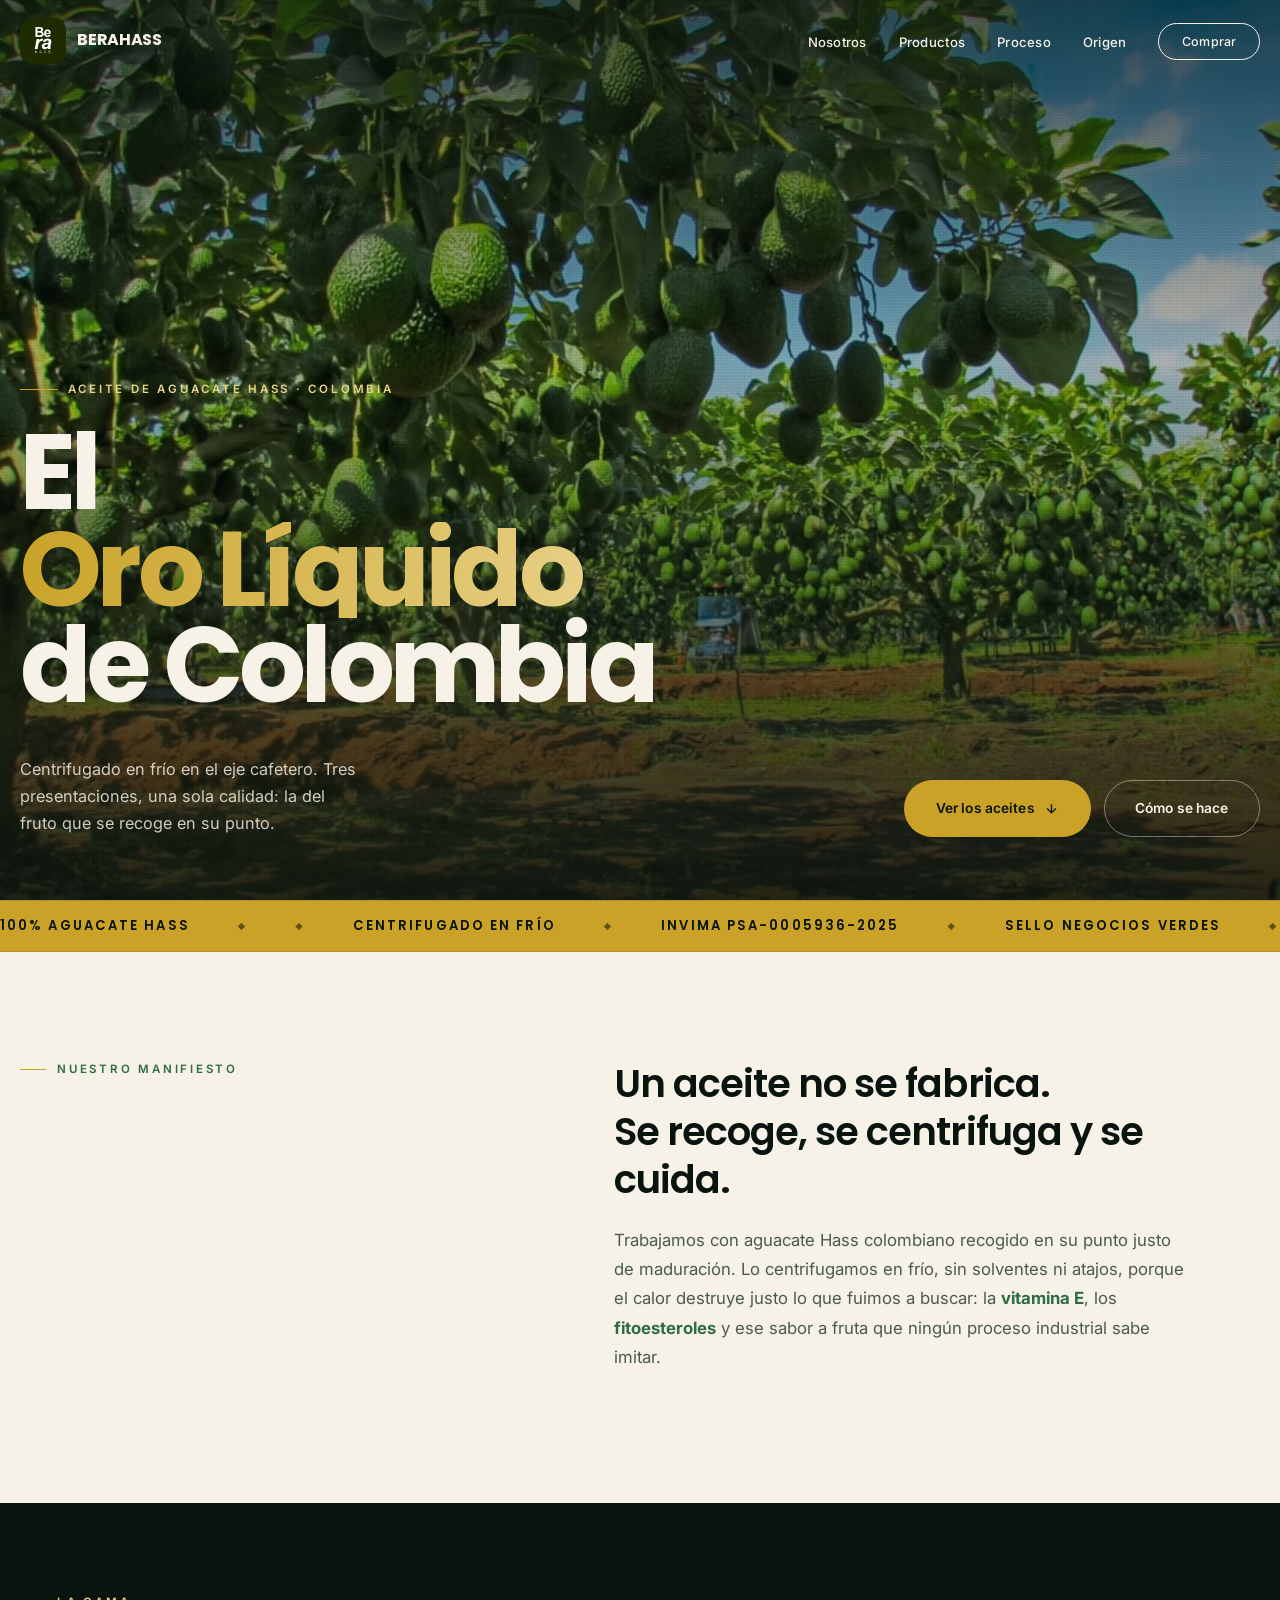
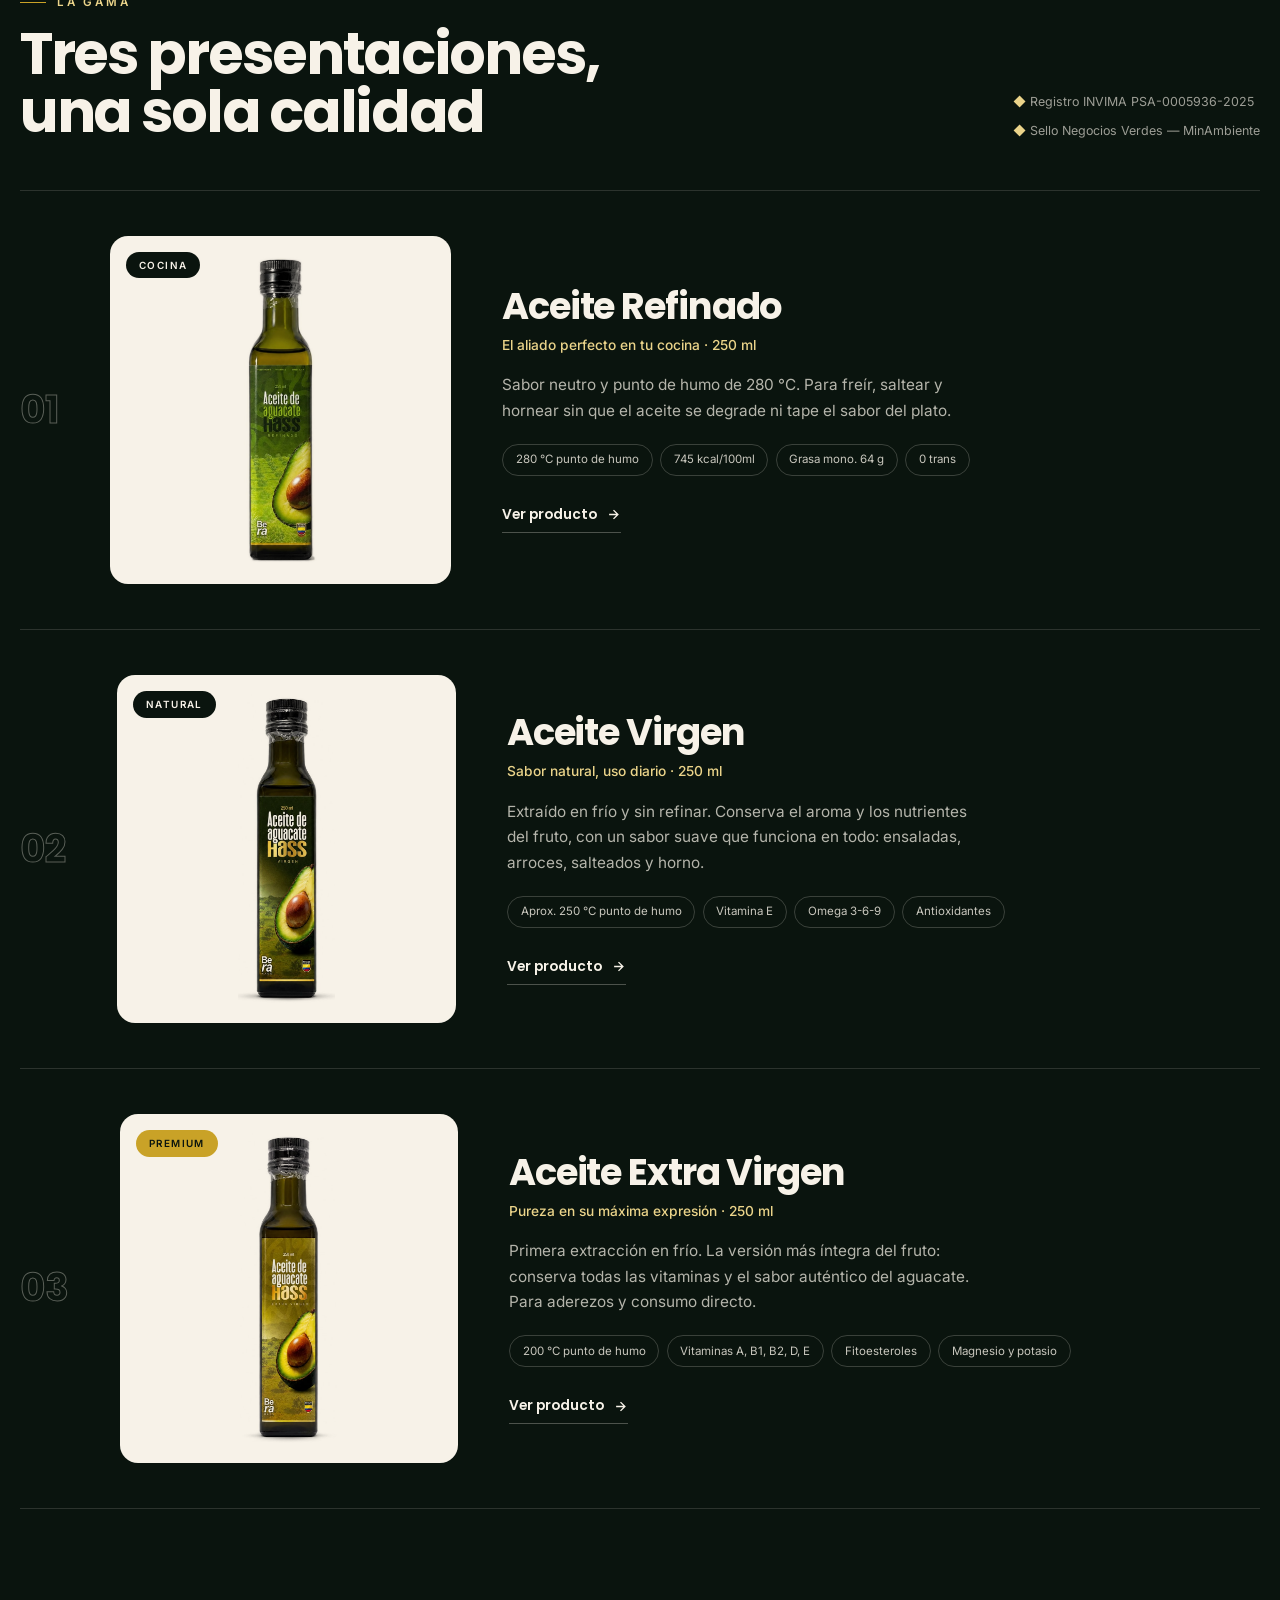
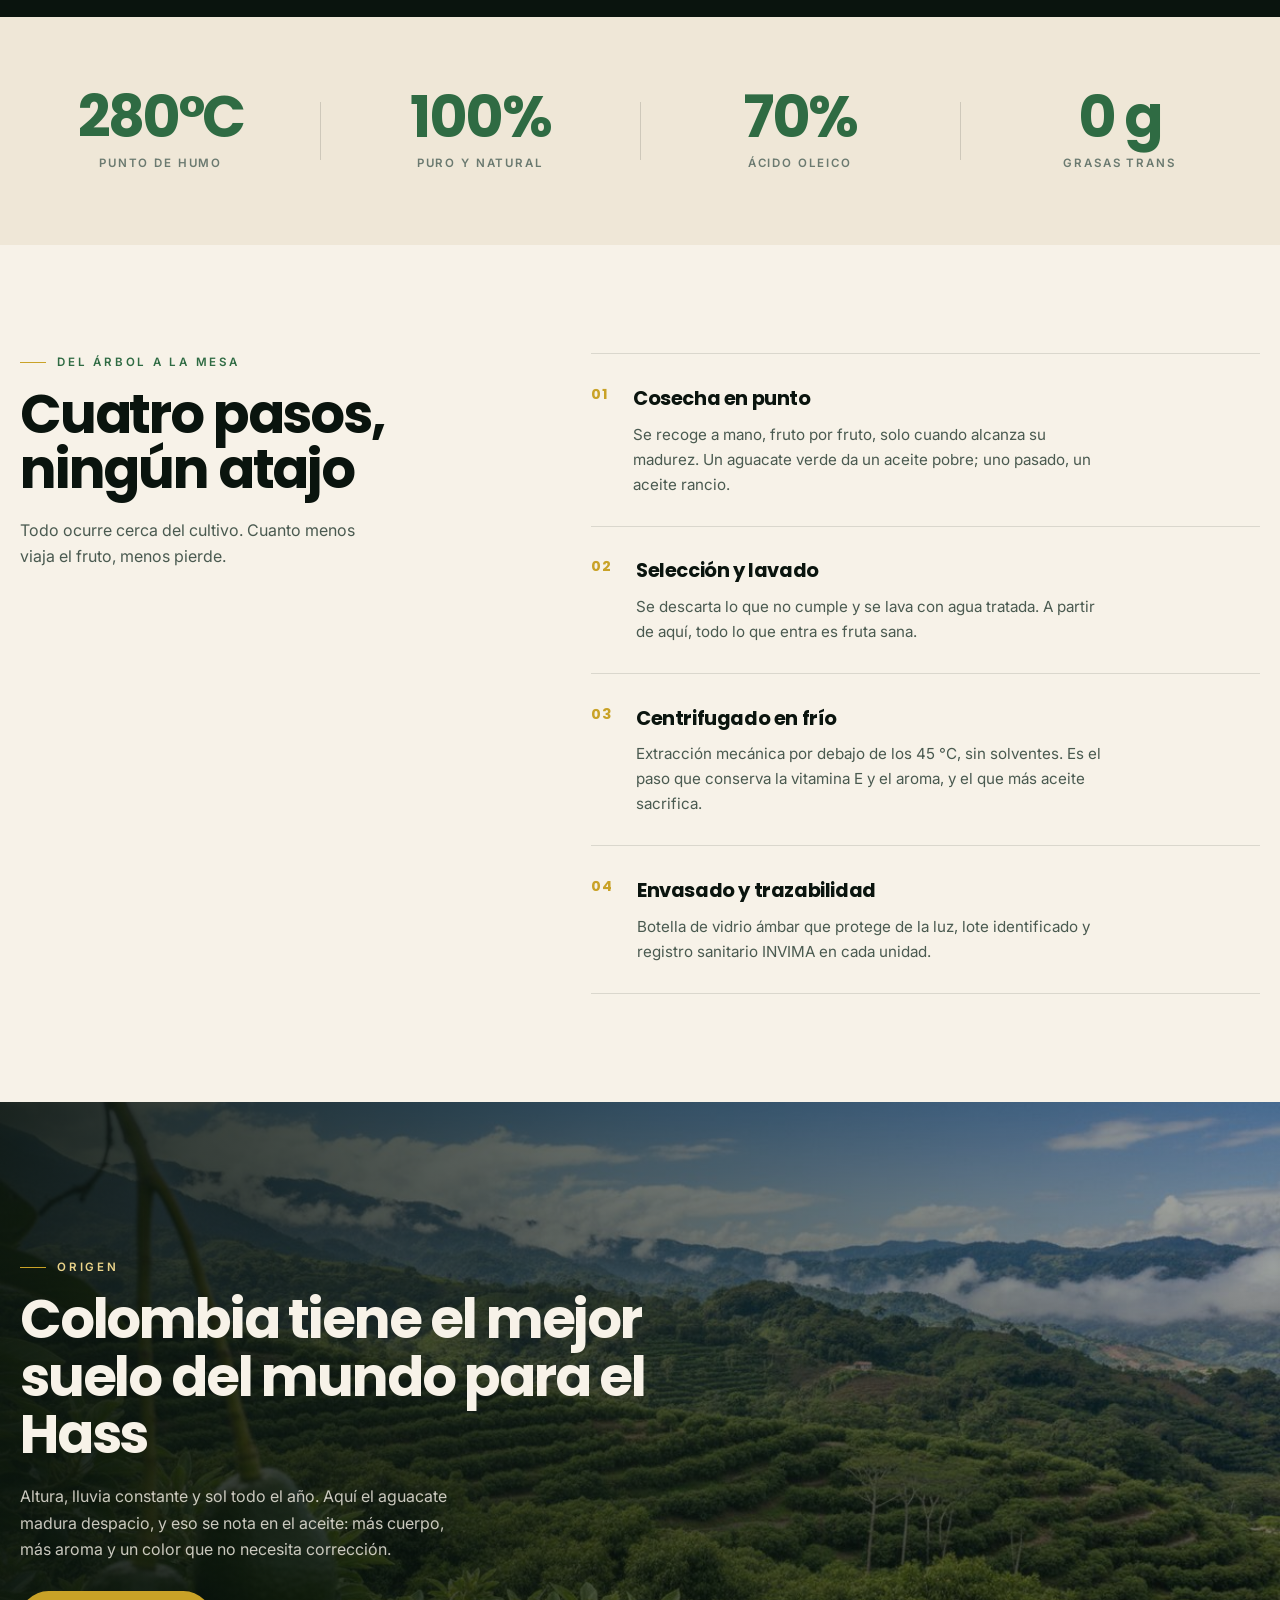
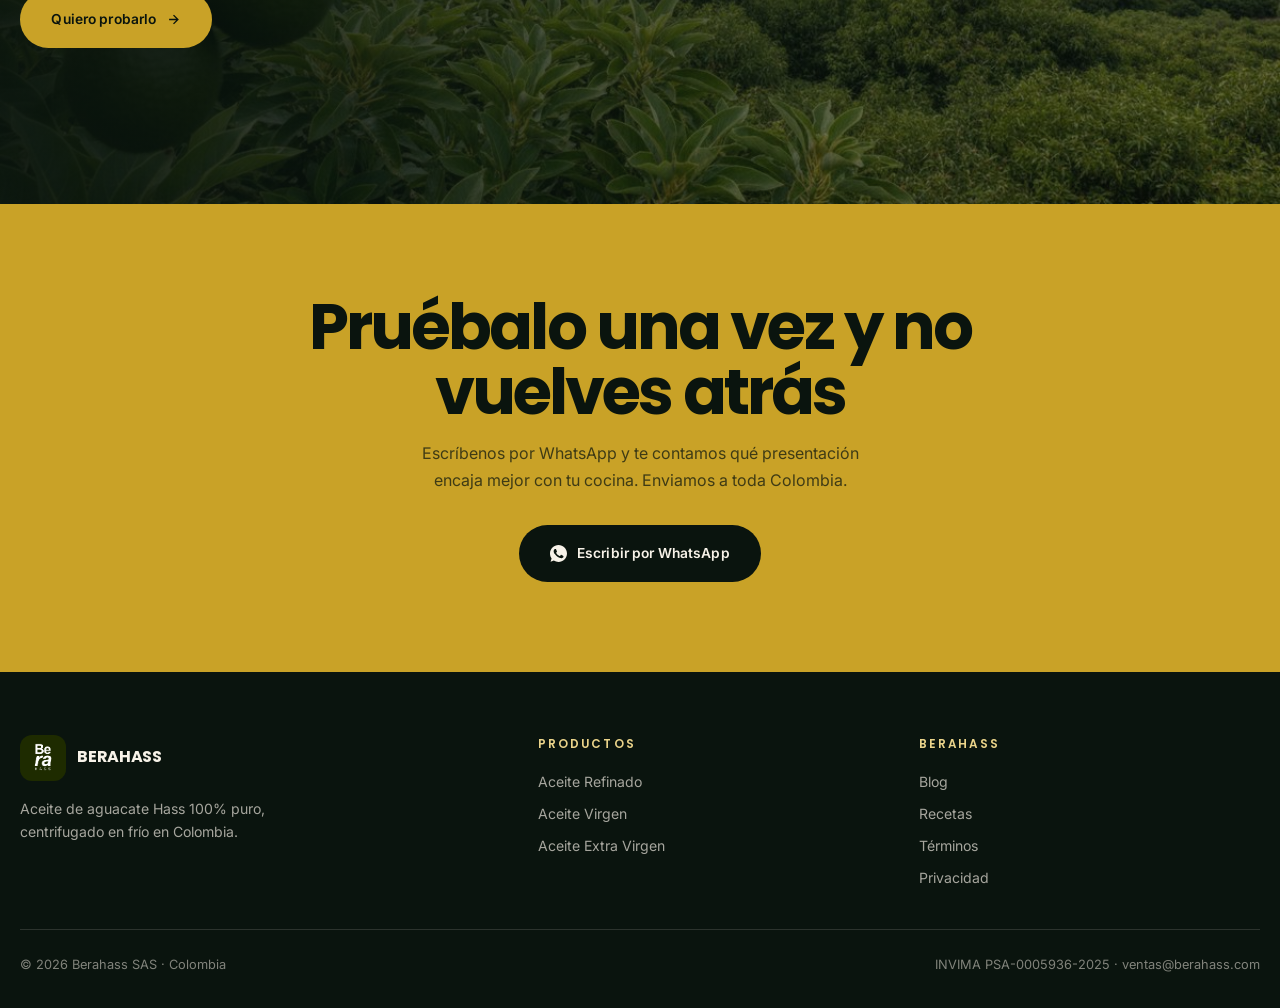
<file: rediseno.html>
<!DOCTYPE html>
<html lang="es">
<head>
<meta charset="UTF-8">
<meta name="viewport" content="width=device-width, initial-scale=1.0">
<title>Berahass | El Oro Líquido de Colombia — Aceite de Aguacate Hass</title>
<meta name="description" content="Aceite de aguacate Hass 100% puro, centrifugado en frío en Colombia. Refinado, Virgen y Extra Virgen. Registro INVIMA PSA-0005936-2025 y Sello Negocios Verdes.">
<meta name="robots" content="noindex, nofollow">
<meta name="theme-color" content="#0A140E">
<link rel="icon" type="image/png" sizes="48x48" href="favicon-48-v2.png">
<link rel="icon" type="image/png" sizes="192x192" href="favicon-192-v2.png">
<link rel="apple-touch-icon" sizes="180x180" href="apple-touch-icon-v2.png">
<link rel="preload" href="hero-cultivo.jpg" as="image" imagesrcset="hero-cultivo-mobile.jpg 900w, hero-cultivo.jpg 1920w" imagesizes="100vw" fetchpriority="high">
<link rel="preconnect" href="https://fonts.googleapis.com">
<link rel="preconnect" href="https://fonts.gstatic.com" crossorigin>
<link href="https://fonts.googleapis.com/css2?family=Poppins:wght@600;700&family=Inter:wght@400;500;600&display=swap" rel="stylesheet">
<link rel="stylesheet" href="rediseno.css">
</head>
<body>
<div class="grano" aria-hidden="true"></div>

<nav class="nav" id="nav">
  <div class="env nav-fila">
    <a href="#" class="marca"><img src="BERAHASS1.png" alt="Berahass" width="1080" height="1080"><b>BERAHASS</b></a>
    <button class="hamb" id="hamb" aria-label="Abrir menú" aria-expanded="false" aria-controls="menu">
      <span></span><span></span><span></span>
    </button>
    <ul class="menu" id="menu">
      <li><a href="#manifiesto">Nosotros</a></li>
      <li><a href="#productos">Productos</a></li>
      <li><a href="#proceso">Proceso</a></li>
      <li><a href="#origen">Origen</a></li>
      <li><a href="#cierre" class="btn-nav">Comprar</a></li>
    </ul>
  </div>
</nav>

<header class="portada">
  <div class="portada-img">
    <img src="hero-cultivo.jpg" srcset="hero-cultivo-mobile.jpg 900w, hero-cultivo.jpg 1920w" sizes="100vw"
         alt="Cultivo de aguacate Hass en Colombia" width="1920" height="1088" fetchpriority="high">
  </div>
  <div class="portada-velo"></div>
  <div class="env">
    <span class="kicker">Aceite de Aguacate Hass · Colombia</span>
    <h1 class="titular">El <em>Oro Líquido</em> de Colombia</h1>
    <div class="portada-pie">
      <p class="portada-txt">Centrifugado en frío en el eje cafetero. Tres presentaciones, una sola calidad: la del fruto que se recoge en su punto.</p>
      <div class="acciones">
        <a href="#productos" class="btn btn-oro">Ver los aceites
          <svg width="15" height="15" viewBox="0 0 24 24" fill="none" stroke="currentColor" stroke-width="2.2"><path d="M12 5v14M5 12l7 7 7-7"/></svg></a>
        <a href="#proceso" class="btn btn-linea">Cómo se hace</a>
      </div>
    </div>
  </div>
</header>

<div class="cinta" aria-hidden="true">
  <div class="cinta-pista">
    <span>100% Aguacate Hass<span></span></span><span>Centrifugado en frío</span><span>INVIMA PSA-0005936-2025</span>
    <span>Sello Negocios Verdes</span><span>Sin refinar químicamente</span><span>Origen Colombia</span>
    <span>100% Aguacate Hass</span><span>Centrifugado en frío</span><span>INVIMA PSA-0005936-2025</span>
    <span>Sello Negocios Verdes</span><span>Sin refinar químicamente</span><span>Origen Colombia</span>
  </div>
</div>

<section class="manifiesto" id="manifiesto">
  <div class="env manif-grid">
    <span class="rotulo rev">Nuestro manifiesto</span>
    <div class="manif-txt">
      <p class="rev">Un aceite no se fabrica.<br>Se recoge, se centrifuga y se cuida.</p>
      <p class="rev">Trabajamos con aguacate Hass colombiano recogido en su punto justo de maduración. Lo centrifugamos en frío, sin solventes ni atajos, porque el calor destruye justo lo que fuimos a buscar: la <b>vitamina E</b>, los <b>fitoesteroles</b> y ese sabor a fruta que ningún proceso industrial sabe imitar.</p>
    </div>
  </div>
</section>

<section class="productos" id="productos">
  <div class="env">
    <div class="prod-cab">
      <div>
        <span class="rotulo rev">La gama</span>
        <h2 class="rev">Tres presentaciones,<br>una sola calidad</h2>
      </div>
      <div class="sellos rev">
        <div><i>◆</i> Registro INVIMA PSA-0005936-2025</div>
        <div><i>◆</i> Sello Negocios Verdes — MinAmbiente</div>
      </div>
    </div>

    <article class="fila rev">
      <div class="num">01</div>
      <div class="fila-img"><span class="etiq">Cocina</span>
        <img src="aceite-refinado-bottle-v2.jpeg" alt="Aceite de Aguacate Hass Refinado 250ml" width="376" height="1200" loading="lazy" decoding="async"></div>
      <div class="fila-txt">
        <h3>Aceite Refinado</h3>
        <div class="sub">El aliado perfecto en tu cocina · 250 ml</div>
        <p>Sabor neutro y punto de humo de 280 °C. Para freír, saltear y hornear sin que el aceite se degrade ni tape el sabor del plato.</p>
        <div class="datos"><span>280 °C punto de humo</span><span>745 kcal/100ml</span><span>Grasa mono. 64 g</span><span>0 trans</span></div>
        <a href="producto-refinado.html" class="ver">Ver producto
          <svg width="15" height="15" viewBox="0 0 24 24" fill="none" stroke="currentColor" stroke-width="2.2"><path d="M5 12h14M12 5l7 7-7 7"/></svg></a>
      </div>
    </article>

    <article class="fila rev">
      <div class="num">02</div>
      <div class="fila-img"><span class="etiq">Natural</span>
        <img src="aceite-virgen-bottle.jpg" alt="Aceite de Aguacate Hass Virgen 250ml" width="376" height="1200" loading="lazy" decoding="async"></div>
      <div class="fila-txt">
        <h3>Aceite Virgen</h3>
        <div class="sub">Sabor natural, uso diario · 250 ml</div>
        <p>Extraído en frío y sin refinar. Conserva el aroma y los nutrientes del fruto, con un sabor suave que funciona en todo: ensaladas, arroces, salteados y horno.</p>
        <div class="datos"><span>Aprox. 250 °C punto de humo</span><span>Vitamina E</span><span>Omega 3-6-9</span><span>Antioxidantes</span></div>
        <a href="producto-virgen.html" class="ver">Ver producto
          <svg width="15" height="15" viewBox="0 0 24 24" fill="none" stroke="currentColor" stroke-width="2.2"><path d="M5 12h14M12 5l7 7-7 7"/></svg></a>
      </div>
    </article>

    <article class="fila rev">
      <div class="num">03</div>
      <div class="fila-img"><span class="etiq oro">Premium</span>
        <img src="aceite-extravirgen-bottle.jpg" alt="Aceite de Aguacate Hass Extra Virgen 250ml" width="376" height="1200" loading="lazy" decoding="async"></div>
      <div class="fila-txt">
        <h3>Aceite Extra Virgen</h3>
        <div class="sub">Pureza en su máxima expresión · 250 ml</div>
        <p>Primera extracción en frío. La versión más íntegra del fruto: conserva todas las vitaminas y el sabor auténtico del aguacate. Para aderezos y consumo directo.</p>
        <div class="datos"><span>200 °C punto de humo</span><span>Vitaminas A, B1, B2, D, E</span><span>Fitoesteroles</span><span>Magnesio y potasio</span></div>
        <a href="producto-extravirgen.html" class="ver">Ver producto
          <svg width="15" height="15" viewBox="0 0 24 24" fill="none" stroke="currentColor" stroke-width="2.2"><path d="M5 12h14M12 5l7 7-7 7"/></svg></a>
      </div>
    </article>
  </div>
</section>

<section class="cifras">
  <div class="env cifras-grid">
    <div class="cifra rev"><b>280°C</b><span>Punto de humo</span></div>
    <div class="cifra rev"><b>100%</b><span>Puro y natural</span></div>
    <div class="cifra rev"><b>70%</b><span>Ácido oleico</span></div>
    <div class="cifra rev"><b>0 g</b><span>Grasas trans</span></div>
  </div>
</section>

<section class="proceso" id="proceso">
  <div class="env proc-grid">
    <div class="proc-fijo">
      <span class="rotulo rev">Del árbol a la mesa</span>
      <h2 class="rev">Cuatro pasos, ningún atajo</h2>
      <p class="rev">Todo ocurre cerca del cultivo. Cuanto menos viaja el fruto, menos pierde.</p>
    </div>
    <div class="proc-pasos">
      <div class="paso rev"><b>01</b><div><h3>Cosecha en punto</h3>
        <p>Se recoge a mano, fruto por fruto, solo cuando alcanza su madurez. Un aguacate verde da un aceite pobre; uno pasado, un aceite rancio.</p></div></div>
      <div class="paso rev"><b>02</b><div><h3>Selección y lavado</h3>
        <p>Se descarta lo que no cumple y se lava con agua tratada. A partir de aquí, todo lo que entra es fruta sana.</p></div></div>
      <div class="paso rev"><b>03</b><div><h3>Centrifugado en frío</h3>
        <p>Extracción mecánica por debajo de los 45 °C, sin solventes. Es el paso que conserva la vitamina E y el aroma, y el que más aceite sacrifica.</p></div></div>
      <div class="paso rev"><b>04</b><div><h3>Envasado y trazabilidad</h3>
        <p>Botella de vidrio ámbar que protege de la luz, lote identificado y registro sanitario INVIMA en cada unidad.</p></div></div>
    </div>
  </div>
</section>

<section class="origen" id="origen">
  <img src="aguacate-origen.jpg" alt="Plantación de aguacate Hass en Colombia" width="1200" height="800" loading="lazy" decoding="async">
  <div class="origen-velo"></div>
  <div class="env">
    <span class="rotulo rev">Origen</span>
    <h2 class="rev">Colombia tiene el mejor suelo del mundo para el Hass</h2>
    <p class="rev">Altura, lluvia constante y sol todo el año. Aquí el aguacate madura despacio, y eso se nota en el aceite: más cuerpo, más aroma y un color que no necesita corrección.</p>
    <a href="#cierre" class="btn btn-oro rev">Quiero probarlo
      <svg width="15" height="15" viewBox="0 0 24 24" fill="none" stroke="currentColor" stroke-width="2.2"><path d="M5 12h14M12 5l7 7-7 7"/></svg></a>
  </div>
</section>

<section class="cierre" id="cierre">
  <div class="env">
    <h2 class="rev">Pruébalo una vez y no vuelves atrás</h2>
    <p class="rev">Escríbenos por WhatsApp y te contamos qué presentación encaja mejor con tu cocina. Enviamos a toda Colombia.</p>
    <a href="https://wa.me/573173823744?text=Hola%2C%20quiero%20informaci%C3%B3n%20sobre%20el%20aceite%20Berahass" target="_blank" rel="noopener noreferrer" class="btn btn-tinta rev">
      <svg width="17" height="17" viewBox="0 0 32 32" fill="currentColor"><path d="M16 0C7.2 0 0 7.2 0 16c0 3.5 1.1 6.7 3 9.4L1.1 31.3l6.1-2A15.9 15.9 0 0 0 16 32c8.8 0 16-7.2 16-16S24.8 0 16 0zm9.3 22.6c-.4 1.1-2.3 2.1-3.2 2.2-.8.1-1.8.1-2.9-.2a26 26 0 0 1-2.6-1c-4.6-2-7.6-6.6-7.8-6.9-.2-.3-1.9-2.5-1.9-4.7s1.2-3.4 1.6-3.8c.4-.5.9-.6 1.2-.6h.9c.3 0 .7-.1 1 .8.4.9 1.3 3.2 1.4 3.4.1.2.2.5 0 .8-.1.3-.2.5-.4.8l-.7.8c-.2.2-.5.5-.2.9.3.5 1.2 2 2.5 3.2 1.7 1.5 3.2 2 3.7 2.3.5.2.7.2 1-.1.3-.3 1.1-1.3 1.4-1.8.3-.5.6-.4 1-.2.4.1 2.7 1.3 3.1 1.5.5.2.8.3.9.5.1.2.1 1.1-.3 2.2z"/></svg>
      Escribir por WhatsApp</a>
  </div>
</section>

<footer class="pie">
  <div class="env">
    <div class="pie-grid">
      <div>
        <a href="#" class="marca" style="margin-bottom:1rem"><img src="BERAHASS1.png" alt="Berahass" width="1080" height="1080"><b style="color:var(--crema)">BERAHASS</b></a>
        <p style="max-width:32ch">Aceite de aguacate Hass 100% puro, centrifugado en frío en Colombia.</p>
      </div>
      <div><h3>Productos</h3><ul>
        <li><a href="producto-refinado.html">Aceite Refinado</a></li>
        <li><a href="producto-virgen.html">Aceite Virgen</a></li>
        <li><a href="producto-extravirgen.html">Aceite Extra Virgen</a></li>
      </ul></div>
      <div><h3>Berahass</h3><ul>
        <li><a href="blog.html">Blog</a></li>
        <li><a href="recetas.html">Recetas</a></li>
        <li><a href="terminos.html">Términos</a></li>
        <li><a href="privacidad.html">Privacidad</a></li>
      </ul></div>
    </div>
    <div class="pie-fin">
      <span>© 2026 Berahass SAS · Colombia</span>
      <span>INVIMA PSA-0005936-2025 · ventas@berahass.com</span>
    </div>
  </div>
</footer>

<script>
(function(){
  'use strict';
  var nav=document.getElementById('nav');
  addEventListener('scroll',function(){nav.classList.toggle('pegada',scrollY>40);},{passive:true});

  var h=document.getElementById('hamb'), m=document.getElementById('menu');
  h.addEventListener('click',function(){
    var ab=m.classList.toggle('abierto');
    h.setAttribute('aria-expanded',ab?'true':'false');
  });
  m.querySelectorAll('a').forEach(function(a){
    a.addEventListener('click',function(){m.classList.remove('abierto');h.setAttribute('aria-expanded','false');});
  });

  var obs=new IntersectionObserver(function(es){
    es.forEach(function(e){ if(e.isIntersecting){ e.target.classList.add('vista'); obs.unobserve(e.target);} });
  },{threshold:.12,rootMargin:'0px 0px -60px 0px'});
  document.querySelectorAll('.rev').forEach(function(el,i){
    el.style.transitionDelay=(i%4*70)+'ms'; obs.observe(el);
  });
})();
</script>
</body>
</html>
</file>
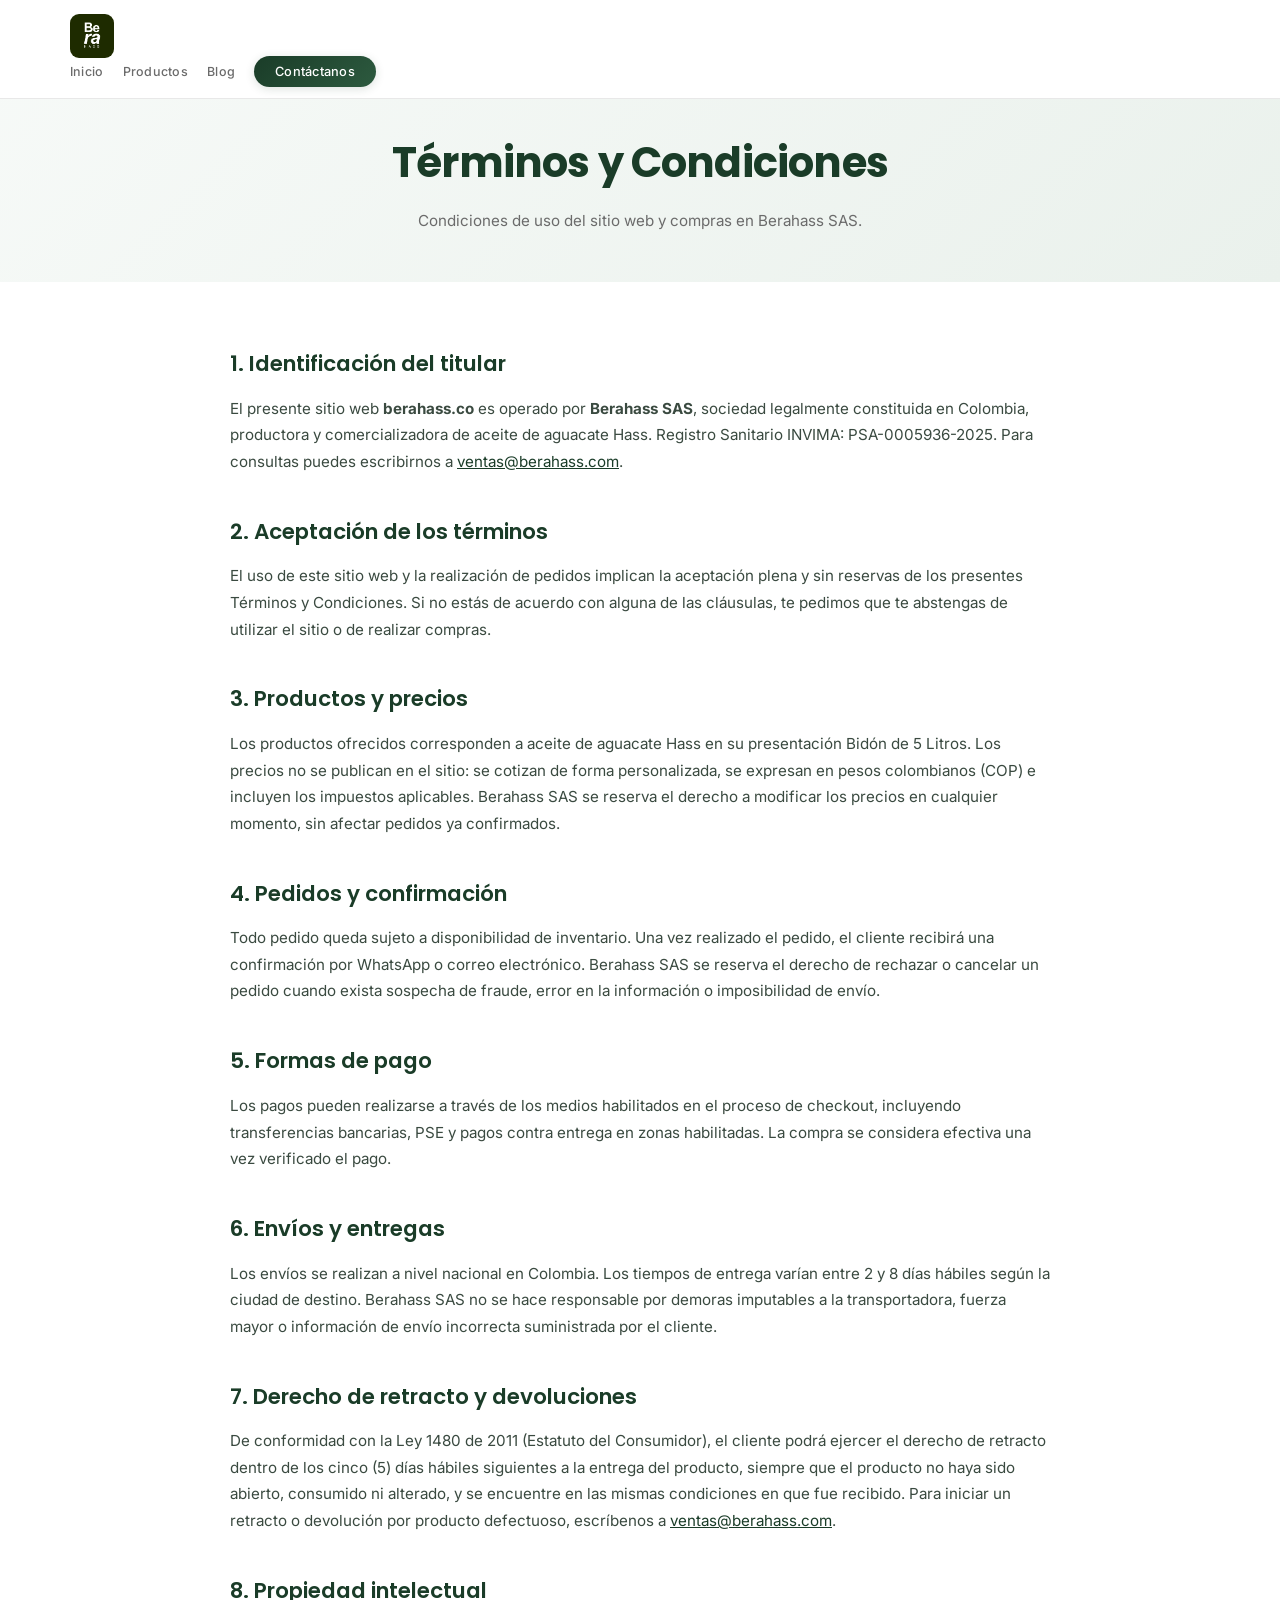
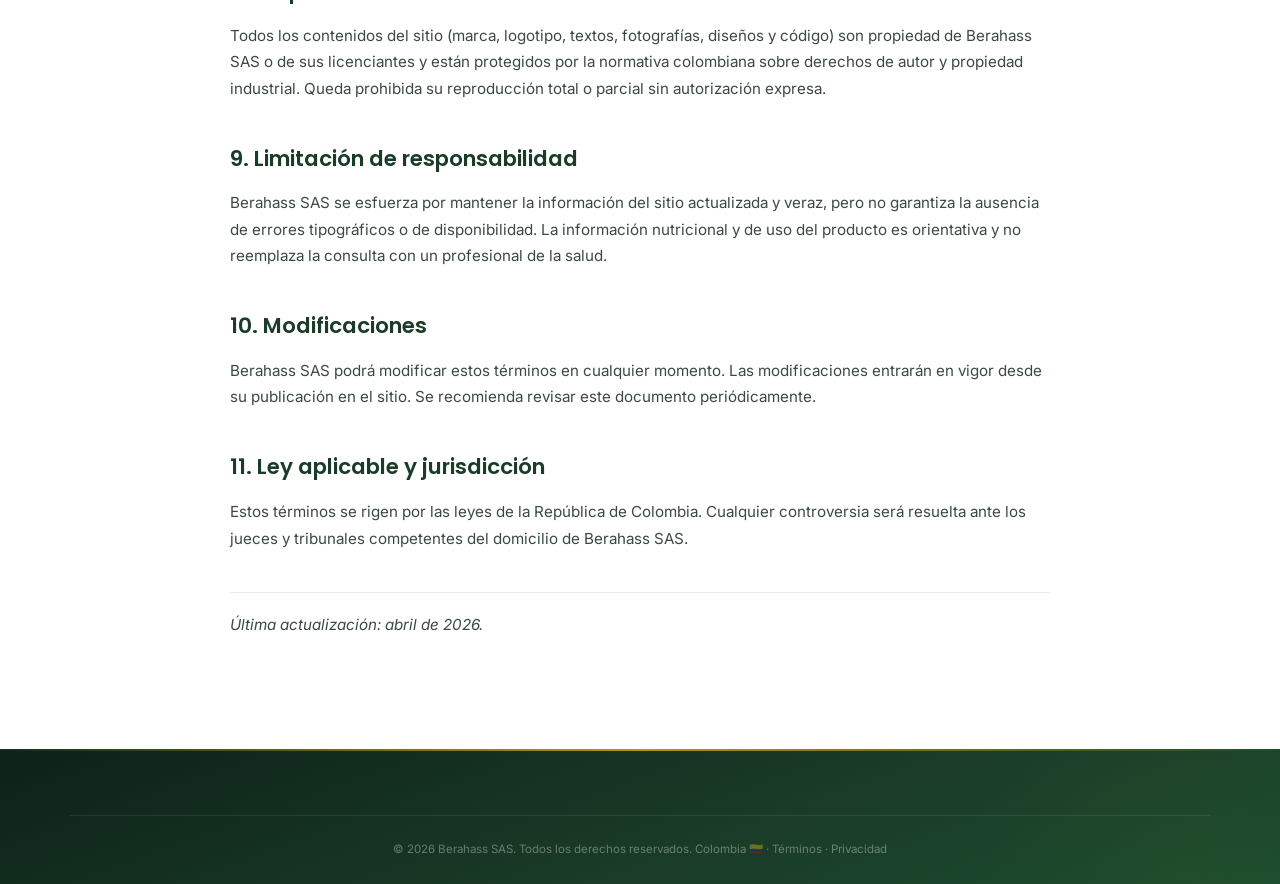
<file: terminos.html>
<!DOCTYPE html>
<html lang="es">
<head>
    <meta charset="UTF-8">
    <meta name="viewport" content="width=device-width, initial-scale=1.0">
    <title>Términos y Condiciones | Berahass</title>
    <meta name="description" content="Términos y condiciones de uso del sitio web y compras en Berahass. Información legal sobre pedidos, pagos, envíos y devoluciones de aceite de aguacate Hass.">
    <link rel="canonical" href="https://berahass.co/terminos.html">
    <meta name="theme-color" content="#1a4d2e">
    <link rel="icon" type="image/png" sizes="16x16" href="favicon-16.png">
    <link rel="icon" type="image/png" sizes="32x32" href="favicon-32.png">
    <link rel="icon" type="image/png" sizes="48x48" href="favicon-48.png">
    <link rel="icon" type="image/png" sizes="192x192" href="favicon-192.png">
    <link rel="apple-touch-icon" sizes="180x180" href="apple-touch-icon.png">
    <link rel="preconnect" href="https://fonts.googleapis.com">
    <link rel="preconnect" href="https://fonts.gstatic.com" crossorigin>
    <link href="https://fonts.googleapis.com/css2?family=Poppins:wght@400;600;700&family=Inter:wght@300;400;500;600;700&display=swap" rel="stylesheet">
    <link rel="stylesheet" href="styles.css">
    <style>
        .legal-hero {
            padding: 8rem 0 3rem;
            background: linear-gradient(135deg, #f7faf8 0%, #eaf1ec 100%);
            text-align: center;
        }
        .legal-hero h1 {
            font-family: var(--font-display);
            font-size: 2.6rem;
            font-weight: 700;
            color: var(--green);
            margin-bottom: 0.6rem;
            letter-spacing: -0.02em;
        }
        .legal-hero p {
            color: var(--muted);
            font-size: 0.95rem;
        }
        .legal-content {
            padding: 4rem 0 6rem;
            background: #fff;
        }
        .legal-content .container {
            max-width: 820px;
        }
        .legal-content h2 {
            font-family: var(--font-display);
            font-size: 1.35rem;
            color: var(--green);
            margin: 2.4rem 0 0.8rem;
            font-weight: 600;
        }
        .legal-content h2:first-child { margin-top: 0; }
        .legal-content p,
        .legal-content li {
            font-size: 0.95rem;
            line-height: 1.75;
            color: #3a4a40;
            margin-bottom: 0.9rem;
        }
        .legal-content ul { padding-left: 1.4rem; margin-bottom: 1rem; }
        .legal-content a { color: var(--green); text-decoration: underline; }
        .legal-updated {
            font-size: 0.8rem;
            color: var(--muted);
            font-style: italic;
            margin-top: 2.5rem;
            padding-top: 1.2rem;
            border-top: 1px solid #e6ece8;
        }
    </style>
</head>
<body>
    <!-- Navigation -->
    <nav class="navbar navbar-solid" id="navbar">
        <div class="container nav-container">
            <a href="index.html" class="logo">
                <img src="BERAHASS1.png" alt="Berahass" class="logo-img">
            </a>
            <ul class="nav-links" id="navLinks">
                <li><a href="index.html">Inicio</a></li>
                <li><a href="index.html#productos">Productos</a></li>
                <li><a href="blog.html">Blog</a></li>
                <li><a href="index.html#contacto" class="btn-nav">Contáctanos</a></li>
            </ul>
        </div>
    </nav>

    <!-- Legal Hero -->
    <section class="legal-hero">
        <div class="container">
            <h1>Términos y Condiciones</h1>
            <p>Condiciones de uso del sitio web y compras en Berahass SAS.</p>
        </div>
    </section>

    <!-- Legal Content -->
    <section class="legal-content">
        <div class="container">
            <h2>1. Identificación del titular</h2>
            <p>El presente sitio web <strong>berahass.co</strong> es operado por <strong>Berahass SAS</strong>, sociedad legalmente constituida en Colombia, productora y comercializadora de aceite de aguacate Hass. Registro Sanitario INVIMA: PSA-0005936-2025. Para consultas puedes escribirnos a <a href="mailto:ventas@berahass.com">ventas@berahass.com</a>.</p>

            <h2>2. Aceptación de los términos</h2>
            <p>El uso de este sitio web y la realización de pedidos implican la aceptación plena y sin reservas de los presentes Términos y Condiciones. Si no estás de acuerdo con alguna de las cláusulas, te pedimos que te abstengas de utilizar el sitio o de realizar compras.</p>

            <h2>3. Productos y precios</h2>
            <p>Los productos ofrecidos corresponden a aceite de aguacate Hass en su presentación Bidón de 5 Litros. Los precios no se publican en el sitio: se cotizan de forma personalizada, se expresan en pesos colombianos (COP) e incluyen los impuestos aplicables. Berahass SAS se reserva el derecho a modificar los precios en cualquier momento, sin afectar pedidos ya confirmados.</p>

            <h2>4. Pedidos y confirmación</h2>
            <p>Todo pedido queda sujeto a disponibilidad de inventario. Una vez realizado el pedido, el cliente recibirá una confirmación por WhatsApp o correo electrónico. Berahass SAS se reserva el derecho de rechazar o cancelar un pedido cuando exista sospecha de fraude, error en la información o imposibilidad de envío.</p>

            <h2>5. Formas de pago</h2>
            <p>Los pagos pueden realizarse a través de los medios habilitados en el proceso de checkout, incluyendo transferencias bancarias, PSE y pagos contra entrega en zonas habilitadas. La compra se considera efectiva una vez verificado el pago.</p>

            <h2>6. Envíos y entregas</h2>
            <p>Los envíos se realizan a nivel nacional en Colombia. Los tiempos de entrega varían entre 2 y 8 días hábiles según la ciudad de destino. Berahass SAS no se hace responsable por demoras imputables a la transportadora, fuerza mayor o información de envío incorrecta suministrada por el cliente.</p>

            <h2>7. Derecho de retracto y devoluciones</h2>
            <p>De conformidad con la Ley 1480 de 2011 (Estatuto del Consumidor), el cliente podrá ejercer el derecho de retracto dentro de los cinco (5) días hábiles siguientes a la entrega del producto, siempre que el producto no haya sido abierto, consumido ni alterado, y se encuentre en las mismas condiciones en que fue recibido. Para iniciar un retracto o devolución por producto defectuoso, escríbenos a <a href="mailto:ventas@berahass.com">ventas@berahass.com</a>.</p>

            <h2>8. Propiedad intelectual</h2>
            <p>Todos los contenidos del sitio (marca, logotipo, textos, fotografías, diseños y código) son propiedad de Berahass SAS o de sus licenciantes y están protegidos por la normativa colombiana sobre derechos de autor y propiedad industrial. Queda prohibida su reproducción total o parcial sin autorización expresa.</p>

            <h2>9. Limitación de responsabilidad</h2>
            <p>Berahass SAS se esfuerza por mantener la información del sitio actualizada y veraz, pero no garantiza la ausencia de errores tipográficos o de disponibilidad. La información nutricional y de uso del producto es orientativa y no reemplaza la consulta con un profesional de la salud.</p>

            <h2>10. Modificaciones</h2>
            <p>Berahass SAS podrá modificar estos términos en cualquier momento. Las modificaciones entrarán en vigor desde su publicación en el sitio. Se recomienda revisar este documento periódicamente.</p>

            <h2>11. Ley aplicable y jurisdicción</h2>
            <p>Estos términos se rigen por las leyes de la República de Colombia. Cualquier controversia será resuelta ante los jueces y tribunales competentes del domicilio de Berahass SAS.</p>

            <p class="legal-updated">Última actualización: abril de 2026.</p>
        </div>
    </section>

    <!-- Footer -->
    <footer class="footer">
        <div class="container">
            <div class="footer-bottom">
                <p>&copy; 2026 Berahass SAS. Todos los derechos reservados. Colombia &#127464;&#127476; &middot; <a href="terminos.html" style="color:inherit;">Términos</a> &middot; <a href="privacidad.html" style="color:inherit;">Privacidad</a></p>
            </div>
        </div>
    </footer>
</body>
</html>
</file>
<file: styles.css>
/* ═══════════════════════════════════════════════════
   BERA HASS — Minimalist Edition 2026
   ═══════════════════════════════════════════════════ */

:root {
    --bg: #ffffff;
    --bg-alt: #fafaf7;
    --surface: #ffffff;
    --text: #1a1a1a;
    --muted: #6b6b6b;
    --light: #999;
    --line: #e8e8e8;
    --green: #1a3c28;
    --green-2: #2d5a3f;
    --green-light: #e8f0eb;
    --gold: #b8960c;
    --gold-2: #d4a81a;
    --gold-light: #f5ecd0;
    --dark: #111;
    --radius: 16px;
    --radius-sm: 10px;
    --shadow: 0 1px 3px rgba(0,0,0,0.04), 0 2px 8px rgba(0,0,0,0.03);
    --shadow-md: 0 4px 16px rgba(0,0,0,0.06), 0 2px 6px rgba(0,0,0,0.04);
    --shadow-lg: 0 8px 30px rgba(0,0,0,0.08), 0 4px 12px rgba(0,0,0,0.05);
    --shadow-glow: 0 0 30px rgba(26,60,40,0.15);
    --shadow-gold-glow: 0 0 30px rgba(184,150,12,0.2);
    --container: 1140px;
    --font-display: 'Poppins', -apple-system, sans-serif;
    --font-body: 'Inter', -apple-system, sans-serif;
    --transition-smooth: cubic-bezier(0.4, 0, 0.2, 1);
    --transition-bounce: cubic-bezier(0.34, 1.56, 0.64, 1);
}

*, *::before, *::after { box-sizing: border-box; margin: 0; padding: 0; }
html { scroll-behavior: smooth; }
body {
    font-family: var(--font-body);
    color: var(--text);
    background: var(--bg);
    font-size: 15px;
    line-height: 1.7;
    overflow-x: hidden;
    -webkit-font-smoothing: antialiased;
}
img { display: block; max-width: 100%; height: auto; }
a { color: inherit; text-decoration: none; }
ul { list-style: none; }
button, input, select, textarea { font: inherit; }

.container {
    width: min(calc(100% - 2.5rem), var(--container));
    margin: 0 auto;
}

/* ─── PRELOADER ─── */
.preloader {
    position: fixed;
    inset: 0;
    z-index: 9999;
    background: linear-gradient(135deg, #0d2218 0%, var(--green) 50%, #1a4d2e 100%);
    display: flex;
    align-items: center;
    justify-content: center;
    transition: opacity 0.6s var(--transition-smooth), visibility 0.6s var(--transition-smooth), transform 0.6s var(--transition-smooth);
}
.preloader.hidden {
    opacity: 0;
    visibility: hidden;
    pointer-events: none;
    transform: scale(1.05);
}
.preloader-inner { text-align: center; }
.preloader-logo {
    display: flex;
    align-items: center;
    justify-content: center;
    margin-bottom: 2rem;
}
.preloader-logo-img {
    width: 110px;
    height: auto;
    border-radius: 22px;
    box-shadow: 0 10px 40px rgba(0,0,0,0.35);
    animation: floatSoft 3s ease-in-out infinite, preloaderGlow 2s ease-in-out infinite alternate;
}
@keyframes floatSoft {
    0%, 100% { transform: translateY(0) scale(1); }
    50% { transform: translateY(-8px) scale(1.03); }
}
@keyframes preloaderGlow {
    from { filter: drop-shadow(0 0 18px rgba(132,204,22,0.25)); }
    to { filter: drop-shadow(0 0 32px rgba(132,204,22,0.55)); }
}
.preloader-brand {
    display: none;
}
.preloader-bar {
    width: 140px;
    height: 3px;
    background: rgba(255,255,255,0.1);
    border-radius: 4px;
    overflow: hidden;
    margin: 0 auto;
    position: relative;
}
.preloader-fill {
    height: 100%;
    background: linear-gradient(90deg, var(--gold), #d4a81a, var(--gold));
    background-size: 200% 100%;
    border-radius: 4px;
    animation: preloaderFill 0.8s ease forwards, shimmerBar 0.8s ease-in-out infinite;
    box-shadow: 0 0 12px rgba(184,150,12,0.5);
}
@keyframes preloaderFill {
    from { width: 0; }
    to { width: 100%; }
}
@keyframes shimmerBar {
    0% { background-position: -200% 0; }
    100% { background-position: 200% 0; }
}

/* ─── BERAHASS BRAND COLORS (Colombia flag) ─── */
.brand-col {
    font-weight: inherit;
    font-style: normal;
}
.brand-col .b-y { color: #FCD116; }
.brand-col .b-b { color: #003893; }
.brand-col .b-r { color: #CE1126; }
/* Light backgrounds */
.brand-col-dark .b-y { color: #d4a81a; }
.brand-col-dark .b-b { color: #003893; }
.brand-col-dark .b-r { color: #CE1126; }

/* ─── NAVBAR ─── */
.navbar {
    position: fixed;
    top: 0;
    left: 0;
    right: 0;
    z-index: 1000;
    padding: 0.9rem 0;
    background: rgba(255,255,255,0.7);
    backdrop-filter: blur(20px) saturate(1.8);
    -webkit-backdrop-filter: blur(20px) saturate(1.8);
    border-bottom: 1px solid rgba(255,255,255,0.2);
    transition: all 0.4s var(--transition-smooth);
}
.navbar.scrolled {
    padding: 0.6rem 0;
    background: rgba(255,255,255,0.92);
    border-bottom-color: rgba(0,0,0,0.06);
    box-shadow: 0 4px 30px rgba(0,0,0,0.04);
}
    box-shadow: 0 8px 32px rgba(0,0,0,0.08), 0 2px 6px rgba(0,0,0,0.04);
}
.nav-container {
    display: flex;
    align-items: center;
    justify-content: space-between;
    flex-wrap: nowrap;
}
.logo {
    display: flex;
    align-items: center;
    z-index: 10;
}
.logo-img {
    width: 44px;
    height: auto;
    border-radius: 9px;
    transition: transform 0.3s ease;
}
.logo:hover .logo-img {
    transform: scale(1.05);
}
.nav-links {
    display: flex;
    align-items: center;
    gap: 1.2rem;
}
.nav-links a {
    font-size: 0.78rem;
    font-weight: 500;
    white-space: nowrap;
    color: var(--muted);
    letter-spacing: 0.02em;
    transition: color 0.3s ease;
    position: relative;
}
.nav-links a:hover { color: var(--text); }
.nav-links a.active { color: var(--green); font-weight: 600; }
.nav-links a::after {
    content: '';
    position: absolute;
    bottom: -4px;
    left: 0;
    width: 0;
    height: 2px;
    background: linear-gradient(90deg, var(--green), var(--gold));
    border-radius: 2px;
    transition: width 0.3s ease;
}
.nav-links a:hover::after,
.nav-links a.active::after { width: 100%; }
.btn-nav {
    padding: 0.5rem 1.3rem !important;
    background: linear-gradient(135deg, var(--green), #2d5a3f) !important;
    color: #fff !important;
    border-radius: 100px !important;
    font-size: 0.8rem !important;
    letter-spacing: 0.03em;
    transition: all 0.3s var(--transition-smooth) !important;
    box-shadow: 0 2px 10px rgba(26,60,40,0.15);
}
.btn-nav:hover {
    background: linear-gradient(135deg, #2d5a3f, #3a7a55) !important;
    transform: translateY(-2px);
    box-shadow: 0 6px 20px rgba(26,60,40,0.25) !important;
}
.btn-nav::after { display: none !important; }
.nav-toggle {
    display: none;
    flex-direction: column;
    gap: 5px;
    background: none;
    border: none;
    cursor: pointer;
    padding: 4px;
    z-index: 10;
}
.nav-toggle span {
    display: block;
    width: 22px;
    height: 1.5px;
    background: var(--text);
    transition: all 0.3s ease;
}

/* ─── BUTTONS ─── */
.btn {
    display: inline-flex;
    align-items: center;
    gap: 0.5rem;
    font-weight: 500;
    font-size: 0.85rem;
    letter-spacing: 0.03em;
    border-radius: 100px;
    border: none;
    cursor: pointer;
    transition: all 0.3s ease;
    text-decoration: none;
}
.btn-lg { padding: 0.75rem 2rem; }
.btn-gold {
    background: linear-gradient(135deg, var(--green) 0%, #2d5a3f 100%);
    color: #fff;
    position: relative;
    overflow: hidden;
}
.btn-gold::before {
    content: '';
    position: absolute;
    top: 0;
    left: -100%;
    width: 100%;
    height: 100%;
    background: linear-gradient(90deg, transparent, rgba(255,255,255,0.15), transparent);
    transition: left 0.5s var(--transition-smooth);
}
.btn-gold:hover::before {
    left: 100%;
}
.btn-gold:hover {
    background: linear-gradient(135deg, #2d5a3f 0%, #3a7a55 100%);
    transform: translateY(-3px);
    box-shadow: 0 8px 25px rgba(26,60,40,0.3), 0 0 40px rgba(26,60,40,0.1);
}
.btn-glass {
    background: rgba(255,255,255,0.1);
    color: #fff;
    border: 1px solid rgba(255,255,255,0.25);
    backdrop-filter: blur(10px);
}
.btn-glass:hover {
    background: rgba(255,255,255,0.2);
    border-color: rgba(255,255,255,0.4);
    transform: translateY(-2px);
    box-shadow: 0 8px 25px rgba(0,0,0,0.15);
}
.btn-full { width: 100%; justify-content: center; }

/* ─── HERO ─── */
.hero {
    position: relative;
    min-height: 100vh;
    display: flex;
    align-items: center;
    overflow: hidden;
}
.hero-bg {
    position: absolute;
    inset: -20px;
    background: url('hero-cultivo.jpg') center 20%/cover;
    animation: heroZoom 20s ease-in-out infinite alternate;
}
@keyframes heroZoom {
    0% { transform: scale(1); }
    100% { transform: scale(1.08); }
}
.hero-bg-img {
    display: none;
}
.hero-overlay {
    position: absolute;
    inset: 0;
    background:
        linear-gradient(135deg, rgba(13,34,24,0.8) 0%, rgba(26,60,40,0.5) 40%, rgba(0,0,0,0.25) 100%),
        radial-gradient(ellipse at 20% 80%, rgba(184,150,12,0.15) 0%, transparent 60%),
        radial-gradient(circle at 80% 20%, rgba(26,60,40,0.2) 0%, transparent 50%);
}
/* Floating particles */
.hero-particles {
    position: absolute;
    inset: 0;
    z-index: 2;
    pointer-events: none;
    overflow: hidden;
}
.particle {
    position: absolute;
    left: var(--x);
    top: var(--y);
    width: var(--s);
    height: var(--s);
    background: radial-gradient(circle, rgba(184,150,12,0.6), rgba(184,150,12,0));
    border-radius: 50%;
    animation: particleFloat var(--d) ease-in-out var(--delay) infinite;
}
@keyframes particleFloat {
    0%, 100% { transform: translate(0, 0) scale(1); opacity: 0.3; }
    25% { transform: translate(30px, -40px) scale(1.5); opacity: 0.7; }
    50% { transform: translate(-20px, -80px) scale(1); opacity: 0.4; }
    75% { transform: translate(40px, -30px) scale(1.3); opacity: 0.6; }
}
.hero-split {
    position: relative;
    z-index: 2;
    padding: 8rem 0 6rem;
}
.hero-center {
    position: relative;
    z-index: 2;
    padding: 8rem 0 6rem;
    display: flex;
    flex-direction: column;
    align-items: center;
    justify-content: center;
    min-height: 100vh;
    text-align: center;
    gap: 3rem;
}
.hero-center .hero-text {
    max-width: 720px;
}
.hero-center .hero-subtitle {
    max-width: 520px;
    margin-left: auto;
    margin-right: auto;
}
.hero-center .hero-buttons {
    justify-content: center;
}
.hero-center .hero-stats {
    background: rgba(255,255,255,0.06);
    backdrop-filter: blur(20px);
    border: 1px solid rgba(255,255,255,0.1);
    border-radius: 100px;
    padding: 1.2rem 3rem;
    margin-top: 0;
    border-top: none;
    animation: heroTitleIn 1s cubic-bezier(0.4, 0, 0.2, 1) 1s both;
}
.hero-left { max-width: 640px; }
.hero-text h1 {
    font-family: var(--font-display);
    font-size: 4.5rem;
    font-weight: 700;
    color: #fff;
    line-height: 1.1;
    margin-bottom: 1.2rem;
    letter-spacing: -0.03em;
    text-shadow: 0 4px 60px rgba(0,0,0,0.4);
    animation: heroTitleIn 1s cubic-bezier(0.4, 0, 0.2, 1) 0.3s both;
}
@keyframes heroTitleIn {
    from { opacity: 0; transform: translateY(40px); filter: blur(8px); }
    to { opacity: 1; transform: translateY(0); filter: blur(0); }
}
.hero-accent {
    position: relative;
    display: inline-block;
    background: linear-gradient(
        90deg,
        #b8960c 0%,
        #f5ecd0 15%,
        #ffffff 20%,
        #f5ecd0 25%,
        #d4a81a 40%,
        #b8960c 60%,
        #f5ecd0 75%,
        #ffffff 80%,
        #f5ecd0 85%,
        #b8960c 100%
    );
    background-size: 400% auto;
    -webkit-background-clip: text;
    -webkit-text-fill-color: transparent;
    background-clip: text;
    animation: goldLiquid 5s ease-in-out infinite;
    filter: drop-shadow(0 0 25px rgba(184,150,12,0.4)) drop-shadow(0 0 60px rgba(184,150,12,0.15));
}
.hero-accent::after {
    content: 'El Oro Líquido';
    position: absolute;
    inset: 0;
    background: linear-gradient(
        90deg,
        transparent 0%,
        rgba(255,255,255,0.8) 48%,
        rgba(255,255,255,0.9) 50%,
        rgba(255,255,255,0.8) 52%,
        transparent 100%
    );
    background-size: 200% auto;
    -webkit-background-clip: text;
    -webkit-text-fill-color: transparent;
    background-clip: text;
    animation: goldFlash 4s ease-in-out infinite;
    animation-delay: 1.5s;
    opacity: 0;
}
@keyframes goldLiquid {
    0% { background-position: 0% center; }
    50% { background-position: 400% center; }
    100% { background-position: 0% center; }
}
@keyframes goldFlash {
    0%, 100% { opacity: 0; background-position: -100% center; }
    30% { opacity: 0.7; }
    50% { opacity: 1; background-position: 200% center; }
    70% { opacity: 0.7; }
    80%, 100% { opacity: 0; background-position: 200% center; }
}
/* Hero gold line */
.hero-line {
    width: 60px;
    height: 3px;
    background: linear-gradient(90deg, var(--gold), #d4a81a);
    border-radius: 2px;
    margin: 0 auto 1.5rem;
    animation: heroTitleIn 1s cubic-bezier(0.4, 0, 0.2, 1) 0.45s both;
    box-shadow: 0 0 15px rgba(184,150,12,0.4);
}
.hero-subtitle {
    font-size: 1.05rem;
    color: rgba(255,255,255,0.9);
    line-height: 1.8;
    margin-bottom: 2.5rem;
    max-width: 480px;
    font-weight: 300;
    text-shadow: 0 1px 10px rgba(0,0,0,0.2);
    animation: heroTitleIn 1s cubic-bezier(0.4, 0, 0.2, 1) 0.5s both;
}
.hero-buttons {
    display: flex;
    gap: 1rem;
    flex-wrap: wrap;
    animation: heroTitleIn 1s cubic-bezier(0.4, 0, 0.2, 1) 0.7s both;
}
.hero-buttons .btn-gold {
    padding: 0.85rem 2.2rem;
    font-size: 0.9rem;
    box-shadow: 0 4px 20px rgba(26,60,40,0.3);
    position: relative;
    overflow: hidden;
}
.hero-buttons .btn-gold::after {
    content: '';
    position: absolute;
    top: -50%;
    left: -50%;
    width: 200%;
    height: 200%;
    background: radial-gradient(circle, rgba(255,255,255,0.15) 0%, transparent 60%);
    opacity: 0;
    transition: opacity 0.4s ease;
}
.hero-buttons .btn-gold:hover::after {
    opacity: 1;
}
.hero-buttons .btn-gold:hover {
    box-shadow: 0 8px 35px rgba(26,60,40,0.4), 0 0 60px rgba(26,60,40,0.15);
}

/* Hero Badge */
.hero-badge {
    display: inline-flex;
    align-items: center;
    gap: 0.5rem;
    font-size: 0.75rem;
    font-weight: 600;
    text-transform: uppercase;
    letter-spacing: 0.12em;
    color: rgba(255,255,255,0.9);
    background: rgba(255,255,255,0.08);
    border: 1px solid rgba(255,255,255,0.12);
    backdrop-filter: blur(10px);
    border-radius: 100px;
    padding: 0.5rem 1.2rem;
    margin-bottom: 1.5rem;
    animation: heroTitleIn 1s cubic-bezier(0.4, 0, 0.2, 1) 0.1s both;
}
.hero-badge-dot {
    width: 8px;
    height: 8px;
    background: #4ade80;
    border-radius: 50%;
    animation: badgePulse 2s ease-in-out infinite;
    box-shadow: 0 0 8px rgba(74,222,128,0.6);
}
@keyframes badgePulse {
    0%, 100% { opacity: 1; transform: scale(1); }
    50% { opacity: 0.5; transform: scale(0.8); }
}

/* Hero Comprar Button */
.btn-hero-comprar {
    display: inline-flex;
    align-items: center;
    gap: 0.6rem;
    padding: 1rem 2.5rem;
    font-size: 1rem;
    font-weight: 700;
    color: #052e16;
    background: linear-gradient(135deg, #f5ecd0, #d4a81a, #b8960c);
    background-size: 200% auto;
    border: none;
    border-radius: 100px;
    text-decoration: none;
    transition: all 0.4s var(--transition-smooth);
    box-shadow: 0 6px 25px rgba(184,150,12,0.35), 0 0 50px rgba(184,150,12,0.1);
    position: relative;
    overflow: hidden;
    letter-spacing: 0.02em;
}
.btn-hero-comprar::before {
    content: '';
    position: absolute;
    top: 0;
    left: -100%;
    width: 100%;
    height: 100%;
    background: linear-gradient(90deg, transparent, rgba(255,255,255,0.4), transparent);
    transition: left 0.6s ease;
}
.btn-hero-comprar:hover::before {
    left: 100%;
}
.btn-hero-comprar:hover {
    background-position: right center;
    box-shadow: 0 10px 40px rgba(184,150,12,0.5), 0 0 80px rgba(184,150,12,0.15);
    transform: translateY(-3px) scale(1.03);
}

/* Hero Stats */
.hero-stats {
    display: flex;
    align-items: center;
    gap: 1.5rem;
    margin-top: 3rem;
    padding-top: 2rem;
    border-top: 1px solid rgba(255,255,255,0.1);
    animation: heroTitleIn 1s cubic-bezier(0.4, 0, 0.2, 1) 0.9s both;
}
.hero-stat strong {
    display: block;
    font-family: var(--font-display);
    font-size: 1.6rem;
    font-weight: 700;
    color: #fff;
    letter-spacing: -0.02em;
}
.hero-stat span {
    font-size: 0.72rem;
    color: rgba(255,255,255,0.5);
    text-transform: uppercase;
    letter-spacing: 0.08em;
    font-weight: 500;
}
.hero-stat-divider {
    width: 1px;
    height: 40px;
    background: rgba(255,255,255,0.12);
}

/* Glow Orbs */
.hero-glow {
    position: absolute;
    border-radius: 50%;
    pointer-events: none;
    filter: blur(80px);
    z-index: 1;
}
.hero-glow-1 {
    width: 500px;
    height: 500px;
    background: rgba(34,197,94,0.08);
    top: -10%;
    right: -5%;
    animation: glowOrb1 8s ease-in-out infinite alternate;
}
.hero-glow-2 {
    width: 400px;
    height: 400px;
    background: rgba(184,150,12,0.06);
    bottom: -15%;
    left: -5%;
    animation: glowOrb2 10s ease-in-out infinite alternate;
}
@keyframes glowOrb1 {
    0% { transform: translate(0, 0) scale(1); }
    100% { transform: translate(-50px, 50px) scale(1.3); }
}
@keyframes glowOrb2 {
    0% { transform: translate(0, 0) scale(1); }
    100% { transform: translate(40px, -30px) scale(1.2); }
}

/* Scroll Indicator */
.hero-scroll {
    position: absolute;
    bottom: 1.5rem;
    left: 0;
    right: 0;
    display: flex;
    flex-direction: column;
    align-items: center;
    gap: 0.5rem;
    z-index: 3;
    animation: heroTitleIn 1s cubic-bezier(0.4, 0, 0.2, 1) 1.2s both;
}
.hero-scroll span {
    font-size: 0.65rem;
    color: rgba(255,255,255,0.4);
    text-transform: uppercase;
    letter-spacing: 0.15em;
    font-weight: 500;
}
.hero-scroll-line {
    width: 1px;
    height: 40px;
    background: linear-gradient(to bottom, rgba(255,255,255,0.4), transparent);
    position: relative;
    overflow: hidden;
}
.hero-scroll-line::after {
    content: '';
    position: absolute;
    top: -100%;
    left: 0;
    width: 100%;
    height: 100%;
    background: linear-gradient(to bottom, transparent, #fff, transparent);
    animation: scrollLine 2s ease-in-out infinite;
}
@keyframes scrollLine {
    0% { top: -100%; }
    100% { top: 100%; }
}

/* ─── SHARED HERO BACKGROUND ON PANORAMA ─── */
.about-panorama {
    background: url('hero-cultivo.jpg') center/cover fixed;
}
.about-panorama .about-panorama-img {
    display: none;
}

/* ─── SECTIONS ─── */
.section {
    padding: 6rem 0;
    position: relative;
}
.section-header {
    text-align: center;
    max-width: 600px;
    margin: 0 auto 3.5rem;
}
.section-tag {
    display: inline-block;
    font-size: 0.7rem;
    font-weight: 600;
    text-transform: uppercase;
    letter-spacing: 0.15em;
    color: var(--green);
    margin-bottom: 0.8rem;
    padding: 0.4rem 1.2rem;
    border: 1px solid var(--green-light);
    border-radius: 100px;
    background: rgba(232,240,235,0.5);
    backdrop-filter: blur(4px);
    transition: all 0.3s var(--transition-smooth);
}
.section-tag:hover {
    background: var(--green-light);
    transform: translateY(-1px);
}
.section-tag.light {
    color: rgba(255,255,255,0.8);
    border-color: rgba(255,255,255,0.15);
    background: rgba(255,255,255,0.06);
}
.section-header h2 {
    font-family: var(--font-display);
    font-size: 2.4rem;
    font-weight: 700;
    line-height: 1.2;
    margin-bottom: 0.8rem;
    letter-spacing: -0.02em;
}
.section-header h2::after {
    content: '';
    display: block;
    width: 60px;
    height: 3px;
    background: linear-gradient(90deg, var(--gold), var(--green));
    border-radius: 2px;
    margin: 0.8rem auto 0;
}
.section-header.light h2 { color: #fff; }
.section-header p {
    font-size: 0.95rem;
    color: var(--muted);
    line-height: 1.7;
}
.section-header.light p { color: rgba(255,255,255,0.7); }
.text-gold {
    background: linear-gradient(135deg, var(--gold), #d4a81a);
    -webkit-background-clip: text;
    -webkit-text-fill-color: transparent;
    background-clip: text;
}
.text-gradient {
    background: linear-gradient(135deg, var(--gold), #d4a81a, #c9a227);
    -webkit-background-clip: text;
    -webkit-text-fill-color: transparent;
    background-clip: text;
}

/* ─── ABOUT / PANORAMA ─── */
.about-v2 { padding: 0; }
.about-panorama {
    position: relative;
    min-height: 50vh;
    display: flex;
    align-items: center;
    overflow: hidden;
}
.about-panorama-img {
    position: absolute;
    inset: 0;
    width: 100%;
    height: 100%;
    object-fit: cover;
}
.about-panorama-overlay {
    position: absolute;
    inset: 0;
    background:
        linear-gradient(135deg, rgba(13,34,24,0.7) 0%, rgba(0,0,0,0.3) 100%),
        radial-gradient(ellipse at 80% 20%, rgba(184,150,12,0.08) 0%, transparent 50%);
}
.about-panorama-content {
    position: relative;
    z-index: 2;
    padding: 5rem 0;
    max-width: 560px;
}
.panorama-badge {
    display: inline-flex;
    align-items: center;
    gap: 0.5rem;
    font-size: 0.7rem;
    font-weight: 600;
    text-transform: uppercase;
    letter-spacing: 0.15em;
    color: rgba(255,255,255,0.7);
    margin-bottom: 1rem;
}
.panorama-badge-dot {
    width: 6px;
    height: 6px;
    border-radius: 50%;
    background: var(--gold);
}
.about-panorama-content h2 {
    font-family: var(--font-display);
    font-size: 2.5rem;
    font-weight: 700;
    color: #fff;
    line-height: 1.2;
    margin-bottom: 0.8rem;
}
.panorama-subtitle {
    font-size: 0.95rem;
    color: rgba(255,255,255,0.7);
    line-height: 1.7;
    font-weight: 300;
}
/* Counters */
.about-counters {
    position: absolute;
    bottom: 0;
    left: 0;
    right: 0;
    z-index: 3;
    display: flex;
    justify-content: center;
    gap: 0;
    background: rgba(255,255,255,0.85);
    backdrop-filter: blur(20px) saturate(1.5);
    -webkit-backdrop-filter: blur(20px) saturate(1.5);
    border-top: 1px solid rgba(255,255,255,0.5);
}
.about-counter {
    flex: 1;
    max-width: 250px;
    text-align: center;
    padding: 1.5rem 1rem;
    animation: fadeUp 0.6s ease backwards;
    animation-delay: var(--cdelay, 0s);
}
@keyframes fadeUp {
    from { opacity: 0; transform: translateY(12px); }
    to { opacity: 1; transform: translateY(0); }
}
.counter-icon {
    display: inline-flex;
    margin-bottom: 0.4rem;
    color: var(--green);
}
.counter-num {
    display: block;
    font-family: var(--font-display);
    font-size: 1.5rem;
    font-weight: 700;
    color: var(--text);
}
.counter-label {
    display: block;
    font-size: 0.72rem;
    color: var(--muted);
    text-transform: uppercase;
    letter-spacing: 0.08em;
    margin-top: 0.15rem;
}
.about-counter-divider {
    width: 1px;
    background: var(--line);
    align-self: stretch;
    margin: 1rem 0;
}

/* About Content */
.about-story {
    display: grid;
    grid-template-columns: 1fr 1fr;
    gap: 3rem;
    align-items: center;
    padding: 3rem 0;
}
.about-eyebrow {
    display: inline-block;
    font-size: 0.7rem;
    font-weight: 600;
    text-transform: uppercase;
    letter-spacing: 0.15em;
    color: var(--green);
    margin-bottom: 1rem;
}
.about-headline {
    font-family: var(--font-display);
    font-size: 1.4rem;
    font-weight: 400;
    line-height: 1.4;
    margin-bottom: 0.8rem;
    color: var(--text);
}
.about-headline strong {
    font-weight: 700;
}
.about-body {
    font-size: 0.85rem;
    color: var(--muted);
    line-height: 1.7;
    margin-bottom: 1rem;
}
.about-highlights {
    display: flex;
    flex-direction: column;
    gap: 0.8rem;
}
.about-hl {
    display: flex;
    align-items: center;
    gap: 0.6rem;
    padding: 0.6rem 0.8rem;
    background: var(--bg-alt);
    border-radius: var(--radius-sm);
    border: 1px solid transparent;
    transition: all 0.3s var(--transition-smooth);
}
.about-hl:hover {
    background: #fff;
    border-color: var(--line);
    transform: translateX(6px);
    box-shadow: var(--shadow-md);
}
.about-hl-icon {
    display: flex;
    align-items: center;
    justify-content: center;
    width: 36px;
    height: 36px;
    border-radius: 8px;
    flex-shrink: 0;
}
.about-hl-green { background: var(--green-light); color: var(--green); }
.about-hl-gold { background: var(--gold-light); color: var(--gold); }
.about-hl strong {
    display: block;
    font-size: 0.82rem;
    font-weight: 600;
    margin-bottom: 0.1rem;
}
.about-hl span {
    display: block;
    font-size: 0.75rem;
    color: var(--muted);
}

/* Mosaic */
.about-mosaic {
    display: grid;
    grid-template-columns: 1fr 1fr;
    grid-template-rows: 1fr 1fr;
    gap: 0.6rem;
    max-height: 400px;
}
.mosaic-item {
    position: relative;
    border-radius: var(--radius);
    overflow: hidden;
}
.mosaic-item img {
    width: 100%;
    height: 100%;
    object-fit: cover;
    transition: transform 0.5s ease;
}
.mosaic-item:hover img { transform: scale(1.06); }
.mosaic-item::after {
    content: '';
    position: absolute;
    inset: 0;
    background: linear-gradient(135deg, rgba(26,60,40,0.1), transparent);
    opacity: 0;
    transition: opacity 0.4s var(--transition-smooth);
}
.mosaic-item:hover::after { opacity: 1; }
.mosaic-tall { grid-row: span 2; }
.mosaic-wide { }
.mosaic-label {
    position: absolute;
    bottom: 0.6rem;
    left: 0.6rem;
    display: flex;
    align-items: center;
    gap: 0.35rem;
    padding: 0.3rem 0.7rem;
    background: rgba(255,255,255,0.9);
    backdrop-filter: blur(6px);
    border-radius: 100px;
    font-size: 0.68rem;
    font-weight: 600;
    color: var(--text);
}
.mosaic-label svg { width: 12px; height: 12px; }

/* ─── PRODUCTS ─── */
.products {
    background: linear-gradient(160deg, #0d2218 0%, var(--green) 40%, #1a4d2e 100%);
    padding: 5rem 0;
    position: relative;
    overflow: hidden;
}
.products::before {
    content: '';
    position: absolute;
    top: -50%;
    right: -20%;
    width: 600px;
    height: 600px;
    background: radial-gradient(circle, rgba(184,150,12,0.06) 0%, transparent 70%);
    border-radius: 50%;
    pointer-events: none;
}
.products::after {
    content: '';
    position: absolute;
    bottom: -30%;
    left: -10%;
    width: 400px;
    height: 400px;
    background: radial-gradient(circle, rgba(45,90,63,0.15) 0%, transparent 70%);
    border-radius: 50%;
    pointer-events: none;
}
.products-grid {
    display: grid;
    grid-template-columns: minmax(0, 420px);
    justify-content: center;
    gap: 1.5rem;
    position: relative;
    z-index: 1;
}
.trust-badges {
    display: flex;
    justify-content: center;
    gap: 1.2rem;
    margin-top: 1rem;
    flex-wrap: wrap;
}
.trust-badge-item {
    display: flex;
    align-items: center;
    gap: 0.4rem;
    padding: 0.4rem 1rem;
    border-radius: 100px;
    background: rgba(255,255,255,0.06);
    border: 1px solid rgba(255,255,255,0.1);
    font-size: 0.7rem;
    font-weight: 500;
    color: rgba(255,255,255,0.75);
    backdrop-filter: blur(8px);
    transition: all 0.3s var(--transition-smooth);
}
.trust-badge-item:hover {
    background: rgba(255,255,255,0.12);
    border-color: rgba(255,255,255,0.2);
    transform: translateY(-2px);
}
.trust-badge-item svg {
    width: 14px;
    height: 14px;
    flex-shrink: 0;
    stroke: var(--gold);
}
.trust-badge-green svg { stroke: #6fcf97; }

/* Product Cards */
.prod-card {
    background: #fff;
    border-radius: var(--radius);
    overflow: hidden;
    transition: all 0.4s var(--transition-smooth);
    position: relative;
    border: 1px solid rgba(255,255,255,0.1);
}
.prod-card::before {
    content: '';
    position: absolute;
    top: 0;
    left: -100%;
    width: 50%;
    height: 100%;
    background: linear-gradient(90deg, transparent, rgba(255,255,255,0.08), transparent);
    transition: left 0.7s var(--transition-smooth);
    z-index: 2;
    pointer-events: none;
}
.prod-card:hover::before {
    left: 150%;
}
.prod-card:hover {
    transform: translateY(-12px) scale(1.02);
    box-shadow: 0 24px 60px rgba(0,0,0,0.25), 0 8px 20px rgba(0,0,0,0.1);
}
.prod-card.featured {
    border: 2px solid var(--gold);
    box-shadow: 0 0 30px rgba(184,150,12,0.15);
    animation: featuredGlow 3s ease-in-out infinite alternate;
}
@keyframes featuredGlow {
    from { box-shadow: 0 0 20px rgba(184,150,12,0.1), 0 4px 15px rgba(0,0,0,0.1); }
    to { box-shadow: 0 0 40px rgba(184,150,12,0.25), 0 8px 30px rgba(0,0,0,0.15); }
}
.prod-card.featured:hover {
    box-shadow: 0 24px 60px rgba(0,0,0,0.25), 0 0 50px rgba(184,150,12,0.3);
    animation: none;
}
.prod-header {
    position: relative;
    height: 240px;
    display: flex;
    align-items: center;
    justify-content: center;
    overflow: hidden;
}
.refinado-bg { background: #ffffff; }
.extravirgen-bg { background: #ffffff; }
.industrial-bg { background: #ffffff; }
.prod-img {
    max-height: 180px;
    width: auto;
    object-fit: contain;
    transition: transform 0.4s ease;
}
.prod-img-garrafa { max-height: 200px; }
.prod-img-refinado {
    max-height: 230px;
    filter: drop-shadow(0 14px 22px rgba(0,0,0,0.18));
    mix-blend-mode: multiply;
}
.prod-card:hover .prod-img { transform: scale(1.05); }
.prod-badge {
    position: absolute;
    top: 1rem;
    right: 1rem;
    padding: 0.25rem 0.7rem;
    background: rgba(255,255,255,0.9);
    border-radius: 100px;
    font-size: 0.68rem;
    font-weight: 600;
    color: var(--text);
}
.prod-badge.gold { background: linear-gradient(135deg, var(--gold), #d4a81a); color: #fff; box-shadow: 0 2px 10px rgba(184,150,12,0.3); }
.prod-tag {
    position: absolute;
    top: 1rem;
    left: 1rem;
    padding: 0.2rem 0.6rem;
    background: var(--green);
    color: #fff;
    border-radius: 100px;
    font-size: 0.62rem;
    font-weight: 600;
    text-transform: uppercase;
    letter-spacing: 0.08em;
}
.prod-tag.gold { background: var(--gold); }
.prod-info {
    padding: 1.5rem;
}
.prod-info h3 {
    font-family: var(--font-display);
    font-size: 1.15rem;
    font-weight: 700;
    margin-bottom: 0.2rem;
}
.prod-sub {
    font-size: 0.78rem;
    color: var(--muted);
    margin-bottom: 0.6rem;
}
.prod-info > p {
    font-size: 0.82rem;
    color: var(--muted);
    line-height: 1.6;
    margin-bottom: 1rem;
}
.prod-nutrients {
    display: flex;
    flex-wrap: wrap;
    gap: 0.3rem;
    margin-bottom: 1rem;
}
.prod-nutrients span {
    padding: 0.2rem 0.6rem;
    background: var(--bg-alt);
    border-radius: 100px;
    font-size: 0.68rem;
    font-weight: 500;
    color: var(--muted);
}
.prod-price-row {
    margin-bottom: 1rem;
    padding-top: 1rem;
    border-top: 1px solid var(--line);
}
.prod-price {
    display: flex;
    align-items: baseline;
    gap: 0.2rem;
}
.price-currency {
    font-size: 0.9rem;
    font-weight: 600;
    color: var(--green);
}
.price-amount {
    font-family: var(--font-display);
    font-size: 1.6rem;
    font-weight: 700;
    color: var(--green);
}
.price-unit {
    font-size: 0.72rem;
    color: var(--muted);
    margin-left: 0.2rem;
}
.prod-price-gold .price-currency,
.prod-price-gold .price-amount {
    color: var(--gold);
}
.prod-actions { display: flex; gap: 0.6rem; }
.btn-prod {
    flex: 1;
    text-align: center;
    padding: 0.7rem 1.2rem;
    background: linear-gradient(135deg, var(--green), #2d5a3f);
    color: #fff;
    border-radius: 100px;
    font-size: 0.8rem;
    font-weight: 600;
    transition: all 0.3s var(--transition-smooth);
    position: relative;
    overflow: hidden;
}
.btn-prod::before {
    content: '';
    position: absolute;
    top: 0;
    left: -100%;
    width: 100%;
    height: 100%;
    background: linear-gradient(90deg, transparent, rgba(255,255,255,0.15), transparent);
    transition: left 0.5s var(--transition-smooth);
}
.btn-prod:hover::before {
    left: 100%;
}
.btn-prod:hover {
    transform: translateY(-2px);
    box-shadow: 0 6px 20px rgba(26,60,40,0.3);
}
.btn-prod-gold {
    background: linear-gradient(135deg, var(--gold), #d4a81a);
}
.btn-prod-gold:hover {
    background: linear-gradient(135deg, #a68309, var(--gold));
    box-shadow: 0 6px 20px rgba(184,150,12,0.3);
}

/* ─── BENEFITS ─── */
.benefits { background: transparent; padding: 0; }
.benefits-hero-bg {
    position: relative;
    min-height: 35vh;
    display: flex;
    align-items: center;
    overflow: hidden;
}
.benefits-hero-img {
    position: absolute;
    inset: 0;
    width: 100%;
    height: 100%;
    object-fit: cover;
    object-position: center 40%;
}
.benefits-hero-overlay {
    position: absolute;
    inset: 0;
    background:
        linear-gradient(135deg, rgba(5,46,22,0.85) 0%, rgba(20,83,45,0.6) 50%, rgba(0,0,0,0.3) 100%),
        radial-gradient(ellipse at 70% 30%, rgba(34,197,94,0.1) 0%, transparent 50%);
}
.benefits-hero-content {
    position: relative;
    z-index: 2;
    text-align: center;
    padding: 4rem 0;
    max-width: 540px;
    margin: 0 auto;
}
.benefits-hero-content h2 {
    font-family: var(--font-display);
    font-size: 2.2rem;
    font-weight: 700;
    color: #fff;
    line-height: 1.25;
    margin-bottom: 0.6rem;
}
.benefits-hero-content p {
    color: rgba(255,255,255,0.7);
    font-size: 0.95rem;
}
.benefits-hero-content h2::after {
    background: linear-gradient(90deg, #22c55e, #4ade80);
}

/* ─── BENEFITS CARDS SECTION ─── */
.ben-dark {
    background: linear-gradient(180deg, #f7faf8 0%, #eef5f0 50%, #e8f0eb 100%);
    padding: 3rem 0 3.5rem;
}
.ben-bento {
    display: grid;
    grid-template-columns: repeat(3, 1fr);
    gap: 1rem;
}
.ben-card-new {
    background: #fff;
    border: 1px solid rgba(26,60,40,0.08);
    border-radius: var(--radius);
    padding: 1.5rem 1.3rem;
    position: relative;
    overflow: hidden;
    box-shadow: 0 2px 10px rgba(5,46,22,0.04);
    transition: all 0.4s var(--transition-smooth);
}
.ben-card-new::after {
    content: '';
    position: absolute;
    top: 0; left: 0; right: 0;
    height: 3px;
    background: linear-gradient(90deg, #059669, #22c55e, #4ade80);
    opacity: 0;
    transition: opacity 0.4s var(--transition-smooth);
}
.ben-card-new:hover {
    transform: translateY(-6px);
    box-shadow: 0 16px 40px rgba(5,46,22,0.1), 0 0 20px rgba(34,197,94,0.06);
    border-color: rgba(34,197,94,0.2);
}
.ben-card-new:hover::after { opacity: 1; }

/* Icon wraps */
.ben-icon-wrap {
    width: 44px;
    height: 44px;
    border-radius: 11px;
    display: flex;
    align-items: center;
    justify-content: center;
    margin-bottom: 0.8rem;
    transition: transform 0.3s var(--transition-smooth);
}
.ben-card-new:hover .ben-icon-wrap {
    transform: scale(1.1) rotate(-3deg);
}
.ben-coral { background: #fef0ed; color: #e25c3a; }
.ben-amber { background: #fef7e0; color: #d4930d; }
.ben-red { background: #fdeeed; color: #dc3545; }
.ben-green { background: var(--green-light); color: var(--green); }
.ben-teal { background: #e6f7f1; color: #1a9a6a; }
.ben-purple { background: #f3eef8; color: #7c3aed; }

/* Card text */
.ben-card-new h3 {
    font-family: var(--font-display);
    font-size: 1rem;
    font-weight: 700;
    color: var(--text);
    margin-bottom: 0.35rem;
}
.ben-card-new p {
    font-size: 0.8rem;
    color: var(--muted);
    line-height: 1.65;
    margin-bottom: 0.6rem;
}
.ben-stat {
    font-size: 0.7rem;
    color: #059669;
    font-weight: 600;
    padding-top: 0.5rem;
    border-top: 1px solid rgba(34,197,94,0.12);
}
.ben-stat strong { font-weight: 700; }

/* ─── PROCESS ─── */
.process {
    background: linear-gradient(180deg, #052e16 0%, #0b1f12 100%);
    padding: 5rem 0;
    color: #fff;
}
.process-visual {
    position: relative;
    border-radius: var(--radius);
    overflow: hidden;
    margin-bottom: 3rem;
    max-height: 350px;
}
.process-bg-img {
    width: 100%;
    height: 100%;
    object-fit: cover;
    object-position: center 30%;
    transform: scale(0.85);
    border-radius: var(--radius);
}
.process-bg-video {
    width: 100%;
    height: 350px;
    object-fit: cover;
    border-radius: var(--radius);
    display: block;
}
.process-steps {
    display: grid;
    grid-template-columns: repeat(4, 1fr);
    gap: 1.5rem;
}
.p-step {
    text-align: center;
    padding: 2rem 1rem;
    position: relative;
}
.p-num {
    font-family: var(--font-display);
    font-size: 2rem;
    font-weight: 700;
    color: rgba(34,197,94,0.25);
    margin-bottom: 0.8rem;
    letter-spacing: -0.02em;
}
.p-step {
    transition: all 0.3s var(--transition-smooth);
}
.p-step:hover {
    transform: translateY(-4px);
}
.p-icon-svg {
    display: inline-flex;
    align-items: center;
    justify-content: center;
    width: 60px;
    height: 60px;
    border-radius: 50%;
    background: rgba(34,197,94,0.12);
    color: #4ade80;
    margin-bottom: 1rem;
    transition: all 0.4s var(--transition-smooth);
    position: relative;
    border: 1px solid rgba(34,197,94,0.2);
}
.p-icon-svg::after {
    content: '';
    position: absolute;
    inset: -4px;
    border-radius: 50%;
    border: 2px dashed rgba(34,197,94,0.3);
    opacity: 0;
    transition: all 0.4s var(--transition-smooth);
}
.p-step:hover .p-icon-svg {
    background: #22c55e;
    color: #052e16;
    box-shadow: 0 8px 25px rgba(34,197,94,0.3), 0 0 40px rgba(34,197,94,0.15);
}
.p-step:hover .p-icon-svg::after {
    opacity: 1;
    inset: -8px;
}
.p-icon-svg svg { width: 28px; height: 28px; }
.p-step h3 {
    font-family: var(--font-display);
    font-size: 1rem;
    font-weight: 700;
    margin-bottom: 0.4rem;
    color: #fff;
}
.p-step p {
    font-size: 0.82rem;
    color: rgba(255,255,255,0.6);
    line-height: 1.6;
}
.p-connector { display: none; }
.process .section-header h2::after {
    background: linear-gradient(90deg, #22c55e, #4ade80);
}
.process .process-visual {
    border: 1px solid rgba(34,197,94,0.15);
    box-shadow: 0 8px 30px rgba(34,197,94,0.1);
}

/* ─── CONTACT ─── */
.contact {
    background: var(--bg-alt);
    padding: 5rem 0;
}
.contact .section-header {
    margin-bottom: 3rem;
}
.contact-layout {
    display: grid;
    grid-template-columns: 1fr 1.4fr;
    gap: 3rem;
    align-items: start;
}
.contact-left h3 {
    font-family: var(--font-display);
    font-size: 1.3rem;
    font-weight: 700;
    margin-bottom: 1rem;
}
.contact-cards {
    display: flex;
    flex-direction: column;
    gap: 0.6rem;
}
.c-card {
    display: flex;
    align-items: center;
    gap: 0.8rem;
    padding: 1rem;
    background: #fff;
    border-radius: var(--radius-sm);
    transition: all 0.3s var(--transition-smooth);
    border: 1px solid transparent;
}
.c-card:hover {
    transform: translateX(6px);
    border-color: var(--green-light);
    box-shadow: var(--shadow-md);
}
.c-icon { font-size: 1.3rem; flex-shrink: 0; }
.c-card strong {
    display: block;
    font-size: 0.82rem;
    font-weight: 600;
    margin-bottom: 0.1rem;
}
.c-card span {
    font-size: 0.78rem;
    color: var(--muted);
}
.c-link {
    display: flex;
    align-items: center;
    gap: 0.8rem;
    cursor: pointer;
    text-decoration: none;
    color: inherit;
}
a.c-card.c-link:hover {
    border-color: var(--gold);
    background: var(--gold-light);
}
.contact-form {
    display: flex;
    flex-direction: column;
    gap: 1rem;
}
.form-row {
    display: grid;
    grid-template-columns: 1fr 1fr;
    gap: 1rem;
}
.form-group { display: flex; flex-direction: column; gap: 0.3rem; }
.form-group label {
    font-size: 0.75rem;
    font-weight: 600;
    color: var(--text);
    text-transform: uppercase;
    letter-spacing: 0.06em;
}
.form-group input,
.form-group select,
.form-group textarea {
    padding: 0.7rem 0;
    background: transparent;
    border: none;
    border-bottom: 1px solid var(--line);
    outline: none;
    font-size: 0.88rem;
    color: var(--text);
    transition: border-color 0.3s ease;
}
.form-group input:focus,
.form-group select:focus,
.form-group textarea:focus {
    border-bottom-color: var(--green);
    border-bottom-width: 2px;
    box-shadow: 0 2px 0 0 rgba(26,60,40,0.1);
}
.form-group input::placeholder,
.form-group textarea::placeholder {
    color: var(--light);
}
.form-group textarea {
    resize: vertical;
    min-height: 80px;
}
.full-width { grid-column: 1 / -1; }
.contact-form .btn {
    margin-top: 0.5rem;
    padding: 0.8rem 2rem;
}

/* ─── FOOTER ─── */
.footer {
    background: linear-gradient(160deg, #0d2218 0%, var(--green) 60%, #1a4d2e 100%);
    color: rgba(255,255,255,0.8);
    border-top: 2px solid;
    border-image: linear-gradient(90deg, transparent, var(--gold), transparent) 1;
    padding: 4rem 0 0;
    position: relative;
    overflow: hidden;
}
.footer::before {
    content: '';
    position: absolute;
    top: -100px;
    right: -100px;
    width: 400px;
    height: 400px;
    background: radial-gradient(circle, rgba(184,150,12,0.04) 0%, transparent 70%);
    border-radius: 50%;
    pointer-events: none;
}
.footer-top {
    display: grid;
    grid-template-columns: 1.5fr 1fr 1fr 1fr;
    gap: 2.5rem;
    padding-bottom: 2.5rem;
    border-bottom: 1px solid rgba(255,255,255,0.1);
}
.footer-brand p {
    font-size: 0.82rem;
    line-height: 1.7;
    margin-top: 0.8rem;
    color: rgba(255,255,255,0.6);
}
.footer-logo {
    display: inline-flex;
    margin-bottom: 0.5rem;
}
.footer-logo .logo-img {
    width: 52px;
    border-radius: 10px;
    box-shadow: 0 4px 16px rgba(0,0,0,0.25);
}
.footer-social {
    display: flex;
    gap: 0.6rem;
    margin-top: 1rem;
}
.footer-social a {
    display: flex;
    align-items: center;
    justify-content: center;
    width: 36px;
    height: 36px;
    border-radius: 50%;
    background: rgba(255,255,255,0.08);
    color: rgba(255,255,255,0.7);
    transition: all 0.3s ease;
}
.footer-social a:hover {
    background: rgba(255,255,255,0.15);
    color: #fff;
    transform: translateY(-3px);
    box-shadow: 0 4px 15px rgba(0,0,0,0.2);
}
.footer-nav h4 {
    font-size: 0.75rem;
    font-weight: 600;
    text-transform: uppercase;
    letter-spacing: 0.1em;
    color: rgba(255,255,255,0.5);
    margin-bottom: 1rem;
}
.footer-nav ul { display: flex; flex-direction: column; gap: 0.5rem; }
.footer-nav a {
    font-size: 0.82rem;
    color: rgba(255,255,255,0.65);
    transition: color 0.3s ease;
}
.footer-nav a:hover { color: #fff; }
.footer-nav li {
    font-size: 0.82rem;
    color: rgba(255,255,255,0.65);
}
.footer-certifications {
    display: flex;
    justify-content: center;
    gap: 2rem;
    padding: 1.5rem 0;
    flex-wrap: wrap;
}
.footer-cert {
    display: flex;
    align-items: center;
    gap: 0.4rem;
    font-size: 0.7rem;
    color: rgba(255,255,255,0.4);
}
.footer-cert svg {
    width: 14px;
    height: 14px;
    stroke: rgba(255,255,255,0.3);
}
.footer-bottom {
    text-align: center;
    padding: 1.5rem 0;
    border-top: 1px solid rgba(255,255,255,0.08);
}
.footer-bottom p {
    font-size: 0.72rem;
    color: rgba(255,255,255,0.35);
}

/* ─── WHATSAPP FLOAT ─── */
.preloader:not(.hidden) ~ .whatsapp-float {
    opacity: 0;
    pointer-events: none;
}
.whatsapp-float {
    position: fixed;
    bottom: 24px;
    right: 24px;
    z-index: 9999;
    width: 56px;
    height: 56px;
    border-radius: 50%;
    background: linear-gradient(135deg, #25d366, #128c7e);
    display: flex;
    align-items: center;
    justify-content: center;
    box-shadow: 0 4px 20px rgba(37,211,102,0.35);
    transition: all 0.3s var(--transition-smooth);
    animation: whatsappPulse 3s ease-in-out infinite;
}
@keyframes whatsappPulse {
    0%, 100% { box-shadow: 0 4px 20px rgba(37,211,102,0.35); }
    50% { box-shadow: 0 4px 20px rgba(37,211,102,0.35), 0 0 0 12px rgba(37,211,102,0.1); }
}
.whatsapp-float:hover {
    transform: translateY(-4px) scale(1.05);
    box-shadow: 0 8px 30px rgba(37,211,102,0.5);
    animation: none;
}
.whatsapp-tooltip {
    position: absolute;
    right: calc(100% + 10px);
    top: 50%;
    transform: translateY(-50%);
    background: #333;
    color: #fff;
    padding: 0.35rem 0.8rem;
    border-radius: 6px;
    font-size: 0.72rem;
    font-weight: 500;
    white-space: nowrap;
    opacity: 0;
    pointer-events: none;
    transition: opacity 0.3s ease;
}
.whatsapp-float:hover .whatsapp-tooltip { opacity: 1; }

/* ─── RESPONSIVE ─── */
/* ─── TABLET ─── */
@media (max-width: 1024px) {
    .products-grid { grid-template-columns: minmax(0, 400px); }
    .ben-bento { grid-template-columns: repeat(2, 1fr); }
    .process-steps { grid-template-columns: repeat(2, 1fr); }
    .about-story { grid-template-columns: 1fr; gap: 2.5rem; }
    .footer-top { grid-template-columns: 1fr 1fr; gap: 2rem; }
    .about-panorama-content h2 { font-size: 2rem; }
    /* Fix background-attachment:fixed on touch/tablet devices */
    .about-panorama {
        background-attachment: scroll;
        background-size: cover;
        background-position: center;
    }
    /* Reduce hero zoom animation on mobile for performance */
    .hero-bg {
        animation-duration: 25s;
    }
}

/* ─── MOBILE NAV ─── */
@media (max-width: 820px) {
    .nav-toggle { display: inline-flex; }
    .nav-links {
        position: fixed;
        top: 0;
        right: -100%;
        width: 280px;
        height: 100dvh;
        background: #fff;
        flex-direction: column;
        align-items: stretch;
        padding: 5rem 1.5rem 2rem;
        box-shadow: var(--shadow-lg);
        transition: right 0.35s var(--transition-smooth);
        z-index: 5;
        overflow-y: auto;
        -webkit-overflow-scrolling: touch;
    }
    .nav-links.active { right: 0; }
    .nav-links a {
        font-size: 1rem;
        padding: 0.9rem 0;
        border-bottom: 1px solid var(--line);
        -webkit-tap-highlight-color: transparent;
        min-height: 48px;
        display: flex;
        align-items: center;
    }
    .nav-links a::after { display: none; }
    .btn-nav {
        text-align: center !important;
        margin-top: 0.5rem;
        padding: 0.8rem 1.3rem !important;
        justify-content: center !important;
        min-height: 48px !important;
    }
    /* Hamburger animation */
    .nav-toggle.active span:nth-child(1) {
        transform: rotate(45deg) translate(5px, 4px);
    }
    .nav-toggle.active span:nth-child(2) {
        opacity: 0;
    }
    .nav-toggle.active span:nth-child(3) {
        transform: rotate(-45deg) translate(5px, -4px);
    }
    .hero { min-height: 85dvh; }
    .hero-bg { inset: -10px; }
    .hero-split { padding: 6rem 0 4rem; }
    .hero-text h1 { font-size: 2.5rem; }
    .hero-center { padding: 7rem 0 4rem; gap: 2rem; min-height: auto; }
    .hero-center .hero-stats { border-radius: 16px; padding: 1rem 1.5rem; }
    .hero-stats { gap: 1rem; margin-top: 2rem; padding-top: 1.5rem; }
    .hero-stat strong { font-size: 1.3rem; }
    .hero-glow { display: none; }
    .section-header h2 { font-size: 1.8rem; }
    .contact-layout { grid-template-columns: 1fr; gap: 2rem; }
    .products-grid { grid-template-columns: 1fr; max-width: 400px; margin: 0 auto; }
    .about-panorama { min-height: 40vh; }
    .trust-badges { gap: 0.8rem; }
    .trust-badge-item { font-size: 0.65rem; padding: 0.35rem 0.8rem; }
}

/* ─── MOBILE SMALL ─── */
@media (max-width: 600px) {
    .section { padding: 3rem 0; }
    .hero { min-height: 80dvh; }
    .hero-bg { inset: -5px; animation-duration: 30s; }
    .hero-particles .particle { display: none; }
    .hero-particles .particle:nth-child(-n+4) { display: block; }
    .hero-split { padding: 5rem 0 3rem; }
    .hero-text h1 { font-size: 2.2rem; line-height: 1.15; }
    .hero-text h1 { animation-delay: 0.1s; }
    .section-header h2::after { width: 40px; height: 2px; }
    .hero-subtitle { font-size: 0.88rem; margin-bottom: 1.8rem; max-width: 100%; }
    .hero-line { width: 40px; margin-bottom: 1rem; }
    .hero-center { padding: 6rem 0 3rem; min-height: auto; gap: 1.5rem; }
    .hero-center .hero-stats {
        border-radius: 100px;
        padding: 0.8rem 1rem;
        display: flex;
        gap: 0.6rem;
        width: 100%;
        justify-content: center;
    }
    .hero-stat strong { font-size: 0.95rem; }
    .hero-stat span { font-size: 0.58rem; }
    .hero-stat-divider { height: 28px; }
    .hero-scroll { display: none; }
    .hero-buttons { width: 100%; }
    .hero-buttons .btn-gold {
        padding: 0.85rem 1.8rem;
        font-size: 0.88rem;
        width: 100%;
        justify-content: center;
        min-height: 50px;
    }
    .section-header { margin-bottom: 2.5rem; }
    .section-header h2 { font-size: 1.5rem; }
    .section-header p { font-size: 0.88rem; }
    .ben-bento { grid-template-columns: 1fr; gap: 0.8rem; }
    .ben-card-new { padding: 1.3rem 1.1rem; }
    .process-steps { grid-template-columns: 1fr; gap: 1rem; }
    .p-step { padding: 1.5rem 1rem; }
    .form-row { grid-template-columns: 1fr; }
    .footer-top { grid-template-columns: 1fr; gap: 1.5rem; text-align: center; }
    .footer-brand { text-align: center; }
    .footer-social { justify-content: center; }
    .footer-certifications { flex-direction: column; align-items: center; gap: 0.5rem; }
    .footer-bottom p { font-size: 0.68rem; padding: 0 1rem; }
    .about-counters { flex-direction: row; flex-wrap: wrap; }
    .about-counter { flex: 1 1 30%; min-width: 0; padding: 1rem 0.5rem; }
    .about-counter-divider { display: none; }
    .counter-num { font-size: 1.2rem; }
    .counter-label { font-size: 0.62rem; letter-spacing: 0.04em; }
    .counter-icon svg { width: 20px; height: 20px; }
    .about-panorama { min-height: 50vh; }
    .about-panorama-content h2 { font-size: 1.5rem; }
    .panorama-subtitle { font-size: 0.88rem; }
    .about-panorama-content { padding: 3rem 0 4rem; }
    .about-story { gap: 2rem; padding: 3rem 0; }
    .about-headline { font-size: 1.3rem; }
    .about-body { font-size: 0.88rem; }
    .about-mosaic { grid-template-columns: 1fr 1fr; gap: 0.5rem; }
    .mosaic-label { font-size: 0.6rem; padding: 0.25rem 0.5rem; }
    .mosaic-label svg { width: 10px; height: 10px; }
    .products { padding: 3.5rem 0; }
    .products-grid { max-width: 100%; }
    .prod-card { border-radius: 12px; }
    .prod-header { height: 200px; }
    .prod-img { max-height: 150px; }
    .prod-img-garrafa { max-height: 170px; }
    .prod-img-refinado { max-height: 190px; }
    .prod-info { padding: 1.2rem; }
    .prod-info h3 { font-size: 1.05rem; }
    .prod-info > p { font-size: 0.8rem; line-height: 1.6; }
    .prod-sub { font-size: 0.75rem; }
    .price-amount { font-size: 1.4rem; }
    .price-currency { font-size: 0.85rem; }
    .price-unit { font-size: 0.68rem; }
    .btn-prod {
        padding: 0.75rem 1rem;
        font-size: 0.82rem;
        min-height: 48px;
        display: flex;
        align-items: center;
        justify-content: center;
    }
    .prod-nutrients span { font-size: 0.65rem; padding: 0.18rem 0.5rem; }
    .prod-badge { font-size: 0.65rem; padding: 0.2rem 0.6rem; }
    .prod-tag { font-size: 0.6rem; }
    .benefits-hero-bg { min-height: 28vh; }
    .benefits-hero-content { padding: 3rem 0; }
    .benefits-hero-content h2 { font-size: 1.6rem; }
    .benefits-hero-content p { font-size: 0.85rem; }
    .ben-icon-wrap { width: 38px; height: 38px; border-radius: 9px; }
    .ben-card-new h3 { font-size: 0.92rem; }
    .ben-card-new p { font-size: 0.78rem; }
    .ben-dark { padding: 2rem 0 2.5rem; }
    .process-visual { max-height: 220px; border-radius: 12px; }
    .process-bg-video { height: 220px; }
    .p-num { font-size: 1.5rem; }
    .p-icon-svg { width: 50px; height: 50px; }
    .p-icon-svg svg { width: 24px; height: 24px; }
    .p-step h3 { font-size: 0.95rem; }
    .p-step p { font-size: 0.8rem; }
    .contact { padding: 3rem 0; }
    .contact-left h3 { font-size: 1.1rem; }
    .c-card { padding: 0.9rem; }
    .c-card strong { font-size: 0.8rem; }
    .c-card span { font-size: 0.75rem; }
    .form-group label { font-size: 0.72rem; }
    .form-group input,
    .form-group select,
    .form-group textarea { font-size: 16px; padding: 0.8rem 0; }
    /* Touch-friendly tap targets */
    .btn, a.btn, button { min-height: 48px; }
    .c-card { min-height: 48px; }
    .contact-form .btn { padding: 0.9rem 2rem; min-height: 50px; }
    .whatsapp-float { width: 52px; height: 52px; bottom: 16px; right: 16px; }
    .whatsapp-tooltip { display: none; }
    .trust-badges { flex-direction: column; align-items: center; }
    .trust-badge-item { font-size: 0.62rem; padding: 0.3rem 0.7rem; text-align: center; justify-content: center; }
    .container { width: min(calc(100% - 1.5rem), var(--container)); }
    .navbar { padding-top: max(0.6rem, env(safe-area-inset-top)); }
    .footer-bottom { padding-bottom: max(1.5rem, env(safe-area-inset-bottom)); }
}

/* ─── EXTRA SMALL PHONES ─── */
@media (max-width: 380px) {
    .hero-text h1 { font-size: 1.7rem; }
    .hero-subtitle { font-size: 0.82rem; }
    .section-header h2 { font-size: 1.35rem; }
    .about-panorama-content h2 { font-size: 1.3rem; }
    .about-headline { font-size: 1.15rem; }
    .about-counter { flex: 1 1 100%; }
    .about-counters { flex-direction: column; }
    .price-amount { font-size: 1.25rem; }
    .prod-info h3 { font-size: 1rem; }
    .ben-card-new { padding: 1.1rem 0.9rem; }
    .footer-social a { width: 40px; height: 40px; }
    .nav-links { width: 260px; padding: 4.5rem 1.2rem 2rem; }
    .container { width: min(calc(100% - 1rem), var(--container)); }
}

/* ─── LANDSCAPE MOBILE ─── */
@media (max-height: 500px) and (orientation: landscape) {
    .hero { min-height: 100dvh; }
    .hero-split { padding: 4rem 0 2rem; }
    .hero-text h1 { font-size: 1.8rem; }
    .hero-subtitle { font-size: 0.82rem; margin-bottom: 1rem; }
    .about-panorama { min-height: 60vh; }
    .preloader-logo-img { width: 60px; }
}

/* ─── REDUCED MOTION ─── */
@media (prefers-reduced-motion: reduce) {
    *, *::before, *::after {
        animation-duration: 0.01ms !important;
        animation-iteration-count: 1 !important;
        transition-duration: 0.01ms !important;
    }
    html { scroll-behavior: auto; }
}

/* ─── NAVBAR SOLID (product pages) ─── */
.navbar-solid {
    background: #fff;
    border-bottom-color: var(--line);
}

/* ═══════════════════════════════════════════════════
   BLOG PAGE STYLES
   ═══════════════════════════════════════════════════ */

/* ─── BLOG HERO ─── */
.blog-hero {
    position: relative;
    min-height: 60vh;
    display: flex;
    align-items: center;
    background: url('aguacate-hero.jpg') center/cover;
    overflow: hidden;
}
.blog-hero-overlay {
    position: absolute;
    inset: 0;
    background:
        linear-gradient(135deg, rgba(13,34,24,0.85) 0%, rgba(26,60,40,0.6) 50%, rgba(0,0,0,0.4) 100%),
        radial-gradient(ellipse at 30% 80%, rgba(184,150,12,0.15) 0%, transparent 60%);
}
.blog-hero-particles {
    position: absolute;
    inset: 0;
    z-index: 2;
    pointer-events: none;
    overflow: hidden;
}
.blog-hero-content {
    position: relative;
    z-index: 3;
    padding: 10rem 0 5rem;
    max-width: 650px;
}
.blog-hero-tag {
    display: inline-block;
    font-size: 0.7rem;
    font-weight: 600;
    text-transform: uppercase;
    letter-spacing: 0.15em;
    color: var(--gold-2);
    margin-bottom: 1rem;
    padding: 0.4rem 1.2rem;
    border: 1px solid rgba(184,150,12,0.3);
    border-radius: 100px;
    background: rgba(184,150,12,0.08);
}
.blog-hero-content h1 {
    font-family: var(--font-display);
    font-size: 3.5rem;
    font-weight: 700;
    color: #fff;
    line-height: 1.1;
    margin-bottom: 1rem;
    letter-spacing: -0.03em;
}
.blog-hero-accent {
    background: linear-gradient(90deg, #b8960c, #f5ecd0, #d4a81a, #f5ecd0, #b8960c);
    background-size: 400% auto;
    -webkit-background-clip: text;
    -webkit-text-fill-color: transparent;
    background-clip: text;
    animation: goldLiquid 5s ease-in-out infinite;
}
.blog-hero-content p {
    font-size: 1.05rem;
    color: rgba(255,255,255,0.8);
    line-height: 1.7;
    font-weight: 300;
}

/* ─── BLOG SECTION ─── */
.blog-section {
    padding: 4rem 0 5rem;
    background: var(--bg-alt);
}

/* ─── BLOG FEATURED ARTICLE ─── */
.blog-featured {
    display: grid;
    grid-template-columns: 1fr 1fr;
    gap: 0;
    background: #fff;
    border-radius: var(--radius);
    overflow: hidden;
    margin-bottom: 3rem;
    box-shadow: var(--shadow);
    border: 1px solid var(--line);
    opacity: 0;
    transform: translateY(30px);
    transition: all 0.6s var(--transition-smooth);
}
.blog-featured.blog-visible {
    opacity: 1;
    transform: translateY(0);
}
.blog-featured-reverse { direction: rtl; }
.blog-featured-reverse > * { direction: ltr; }
.blog-featured-img {
    position: relative;
    min-height: 400px;
    overflow: hidden;
}
.blog-featured-img img {
    width: 100%;
    height: 100%;
    object-fit: cover;
    transition: transform 0.6s var(--transition-smooth);
}
.blog-featured:hover .blog-featured-img img {
    transform: scale(1.05);
}
.blog-featured-overlay {
    position: absolute;
    inset: 0;
    background: linear-gradient(to top, rgba(0,0,0,0.3), transparent);
}
.blog-featured-body {
    padding: 2.5rem;
    display: flex;
    flex-direction: column;
    justify-content: center;
}
.blog-meta {
    font-size: 0.72rem;
    color: var(--light);
    text-transform: uppercase;
    letter-spacing: 0.06em;
    font-weight: 500;
}
.blog-featured-body h2 {
    font-family: var(--font-display);
    font-size: 1.6rem;
    font-weight: 700;
    line-height: 1.3;
    margin: 0.8rem 0;
    color: var(--text);
}
.blog-excerpt {
    font-size: 0.9rem;
    color: var(--muted);
    line-height: 1.7;
    margin-bottom: 1rem;
}
.blog-cat {
    position: absolute;
    top: 1rem;
    left: 1rem;
    padding: 0.3rem 1rem;
    border-radius: 100px;
    font-size: 0.68rem;
    font-weight: 700;
    text-transform: uppercase;
    letter-spacing: 0.06em;
    color: #fff;
    z-index: 2;
}
.blog-cat-green { background: var(--green); }
.blog-cat-gold { background: linear-gradient(135deg, var(--gold), #d4a81a); }
.blog-cat-red { background: linear-gradient(135deg, #dc2626, #ef4444); }
.blog-cat-purple { background: #7c3aed; }

/* ─── BLOG CARD GRID ─── */
.blog-grid-2 {
    display: grid;
    grid-template-columns: repeat(2, 1fr);
    gap: 2rem;
    margin-bottom: 3rem;
}
.blog-card-2 {
    background: #fff;
    border-radius: var(--radius);
    overflow: hidden;
    border: 1px solid var(--line);
    box-shadow: var(--shadow);
    transition: all 0.4s var(--transition-smooth);
    opacity: 0;
    transform: translateY(30px);
}
.blog-card-2.blog-visible {
    opacity: 1;
    transform: translateY(0);
}
.blog-card-2:hover {
    transform: translateY(-6px);
    box-shadow: var(--shadow-lg);
}
.blog-card-2-img {
    position: relative;
    height: 220px;
    overflow: hidden;
}
.blog-card-2-img img {
    width: 100%;
    height: 100%;
    object-fit: cover;
    transition: transform 0.5s var(--transition-smooth);
}
.blog-card-2:hover .blog-card-2-img img {
    transform: scale(1.06);
}
.blog-card-2-body {
    padding: 1.8rem;
}
.blog-card-2-body h3 {
    font-family: var(--font-display);
    font-size: 1.15rem;
    font-weight: 700;
    line-height: 1.35;
    margin: 0.6rem 0;
    color: var(--text);
}
.blog-card-2-body > p {
    font-size: 0.85rem;
    color: var(--muted);
    line-height: 1.7;
    margin-bottom: 1rem;
}

/* ─── EXPANDABLE CONTENT ─── */
.blog-featured-content,
.blog-card-2-content {
    max-height: 0;
    overflow: hidden;
    transition: max-height 0.5s var(--transition-smooth), opacity 0.4s ease;
    opacity: 0;
}
.blog-featured-content.open,
.blog-card-2-content.open {
    max-height: 2000px;
    opacity: 1;
    margin-top: 1rem;
}
.blog-featured-content h3,
.blog-card-2-content h4 {
    font-family: var(--font-display);
    font-size: 1.1rem;
    font-weight: 700;
    color: var(--green);
    margin: 1.5rem 0 0.6rem;
}
.blog-featured-content h3:first-child,
.blog-card-2-content h4:first-child {
    margin-top: 0;
}
.blog-featured-content p,
.blog-card-2-content p {
    font-size: 0.88rem;
    color: var(--muted);
    line-height: 1.8;
    margin-bottom: 0.8rem;
}
.blog-list {
    list-style: none;
    padding: 0;
    margin: 1rem 0;
}
.blog-list li {
    position: relative;
    padding-left: 1.5rem;
    font-size: 0.88rem;
    color: var(--muted);
    line-height: 1.7;
    margin-bottom: 0.7rem;
}
.blog-list li::before {
    content: '';
    position: absolute;
    left: 0;
    top: 0.55rem;
    width: 6px;
    height: 6px;
    border-radius: 50%;
    background: linear-gradient(135deg, var(--gold), var(--green));
}
.blog-list li strong {
    color: var(--text);
}

/* ─── CALLOUT BOXES ─── */
.blog-callout {
    background: linear-gradient(135deg, rgba(26,60,40,0.05), rgba(26,60,40,0.02));
    border-left: 3px solid var(--green);
    border-radius: 0 var(--radius-sm) var(--radius-sm) 0;
    padding: 1.2rem 1.5rem;
    margin: 1.5rem 0;
    display: flex;
    gap: 0.8rem;
    align-items: flex-start;
}
.blog-callout-gold {
    background: linear-gradient(135deg, rgba(184,150,12,0.06), rgba(184,150,12,0.02));
    border-left-color: var(--gold);
}
.blog-callout-purple {
    background: linear-gradient(135deg, rgba(124,58,237,0.06), rgba(124,58,237,0.02));
    border-left-color: #7c3aed;
}
.blog-callout-green {
    background: linear-gradient(135deg, rgba(26,60,40,0.06), rgba(26,60,40,0.02));
    border-left-color: var(--green);
}
.blog-callout-icon {
    font-size: 1.3rem;
    flex-shrink: 0;
}
.blog-callout p {
    font-size: 0.85rem !important;
    color: var(--text) !important;
    line-height: 1.7;
    margin: 0 !important;
}

/* ─── COMPARISON TABLE ─── */
.blog-comparison {
    display: grid;
    grid-template-columns: 1fr 1fr;
    gap: 1rem;
    margin: 1.2rem 0;
}
.blog-comp-item {
    padding: 1.2rem;
    border-radius: var(--radius-sm);
    background: var(--bg-alt);
    border: 1px solid var(--line);
}
.blog-comp-win {
    background: linear-gradient(135deg, rgba(26,60,40,0.04), rgba(184,150,12,0.04));
    border-color: var(--gold);
    box-shadow: 0 0 20px rgba(184,150,12,0.08);
}
.blog-comp-item h4 {
    font-size: 0.95rem !important;
    margin: 0 0 0.8rem !important;
    color: var(--text) !important;
}
.blog-comp-item ul {
    list-style: none;
    padding: 0;
}
.blog-comp-item li {
    font-size: 0.82rem;
    color: var(--muted);
    padding: 0.3rem 0;
    border-bottom: 1px solid rgba(0,0,0,0.04);
}
.blog-comp-item li:last-child { border-bottom: none; }

/* ─── TOGGLE BUTTON ─── */
.blog-toggle-btn {
    display: inline-flex;
    align-items: center;
    gap: 0.5rem;
    font-size: 0.82rem;
    font-weight: 600;
    color: var(--green);
    background: none;
    border: 2px solid var(--green);
    border-radius: 100px;
    padding: 0.6rem 1.5rem;
    cursor: pointer;
    transition: all 0.3s var(--transition-smooth);
    margin-top: 1rem;
}
.blog-toggle-btn:hover {
    background: var(--green);
    color: #fff;
}
.blog-toggle-btn.open {
    background: var(--green);
    color: #fff;
}
.blog-toggle-btn svg {
    transition: transform 0.3s ease;
}
.blog-toggle-btn.open svg {
    transform: rotate(180deg);
}

/* ─── BLOG CTA ─── */
.blog-cta {
    margin-top: 1rem;
    opacity: 0;
    transform: translateY(30px);
    transition: all 0.6s var(--transition-smooth);
}
.blog-cta.blog-visible {
    opacity: 1;
    transform: translateY(0);
}
.blog-cta-inner {
    background: url('aguacate-festin.jpg') center/cover;
    border-radius: var(--radius);
    padding: 4rem 3rem;
    text-align: center;
    position: relative;
    overflow: hidden;
}
.blog-cta-inner::after {
    content: '';
    position: absolute;
    inset: 0;
    background: linear-gradient(135deg, rgba(13,34,24,0.85) 0%, rgba(26,60,40,0.75) 100%);
    z-index: 0;
}
.blog-cta-inner > * { position: relative; z-index: 1; }
.blog-cta-inner::before {
    content: '';
    position: absolute;
    top: -50%;
    left: -50%;
    width: 200%;
    height: 200%;
    background: radial-gradient(circle, rgba(184,150,12,0.1) 0%, transparent 50%);
    animation: ctaPulse 4s ease-in-out infinite;
}
@keyframes ctaPulse {
    0%, 100% { transform: scale(1); opacity: 0.5; }
    50% { transform: scale(1.1); opacity: 1; }
}
.blog-cta-inner h2 {
    font-family: var(--font-display);
    font-size: 2rem;
    font-weight: 700;
    color: #fff;
    margin-bottom: 0.8rem;
    position: relative;
}
.blog-cta-inner p {
    font-size: 1rem;
    color: rgba(255,255,255,0.8);
    margin-bottom: 2rem;
    position: relative;
}
.blog-cta-buttons {
    display: flex;
    gap: 1rem;
    justify-content: center;
    flex-wrap: wrap;
    position: relative;
}

/* ─── BLOG RESPONSIVE ─── */
@media (max-width: 820px) {
    .blog-hero-content { padding: 7rem 0 3rem; }
    .blog-hero-content h1 { font-size: 2.5rem; }
    .blog-featured { grid-template-columns: 1fr; }
    .blog-featured-reverse { direction: ltr; }
    .blog-featured-img { min-height: 220px; }
    .blog-featured-body { padding: 1.8rem; }
    .blog-featured-body h2 { font-size: 1.3rem; }
    .blog-grid-2 { grid-template-columns: 1fr; }
    .blog-comparison { grid-template-columns: 1fr; }
    .blog-cta-inner { padding: 3rem 1.5rem; }
    .blog-cta-inner h2 { font-size: 1.5rem; }
    .blog-callout { padding: 1rem 1.2rem; }
    .blog-toggle-btn { width: 100%; justify-content: center; min-height: 48px; }
    .blog-cta-buttons { flex-direction: column; align-items: center; }
    .blog-cta-buttons .btn { width: 100%; justify-content: center; min-height: 50px; }
}
@media (max-width: 600px) {
    .blog-hero { min-height: 45vh; }
    .blog-hero-content { padding: 6rem 0 2.5rem; }
    .blog-hero-content h1 { font-size: 2rem; }
    .blog-hero-content p { font-size: 0.88rem; line-height: 1.6; }
    .blog-hero-tag { font-size: 0.62rem; padding: 0.3rem 0.9rem; }
    .blog-hero-particles .particle { display: none; }
    .blog-hero-particles .particle:nth-child(-n+2) { display: block; }
    .blog-section { padding: 2rem 0 2.5rem; }
    .blog-featured { margin-bottom: 2rem; }
    .blog-featured-img { min-height: 180px; }
    .blog-featured-body { padding: 1.3rem; }
    .blog-featured-body h2 { font-size: 1.15rem; }
    .blog-excerpt { font-size: 0.82rem; }
    .blog-meta { font-size: 0.65rem; }
    .blog-cat { font-size: 0.6rem; padding: 0.2rem 0.7rem; }
    .blog-grid-2 { gap: 1.5rem; }
    .blog-card-2-body { padding: 1.2rem; }
    .blog-card-2-img { height: 170px; }
    .blog-card-2-body h3 { font-size: 1rem; }
    .blog-card-2-body > p { font-size: 0.8rem; }
    .blog-featured-content h3,
    .blog-card-2-content h4 { font-size: 0.95rem; }
    .blog-featured-content p,
    .blog-card-2-content p { font-size: 0.82rem; }
    .blog-list li { font-size: 0.82rem; padding-left: 1.2rem; }
    .blog-callout { flex-direction: column; gap: 0.5rem; padding: 1rem; }
    .blog-callout p { font-size: 0.8rem !important; }
    .blog-comp-item { padding: 1rem; }
    .blog-comp-item li { font-size: 0.78rem; }
    .blog-toggle-btn { font-size: 0.78rem; padding: 0.55rem 1.2rem; }
    .blog-cta-inner { padding: 2.5rem 1.2rem; }
    .blog-cta-inner h2 { font-size: 1.3rem; }
    .blog-cta-inner p { font-size: 0.88rem; }
}
@media (max-width: 380px) {
    .blog-hero-content h1 { font-size: 1.7rem; }
    .blog-hero-content p { font-size: 0.82rem; }
    .blog-featured-body h2 { font-size: 1.05rem; }
    .blog-card-2-body h3 { font-size: 0.92rem; }
    .blog-cta-inner h2 { font-size: 1.15rem; }
    .blog-cta-inner { padding: 2rem 1rem; }
}

/* ═══════════════════════════════════════════════════
   RECETAS PAGE STYLES
   ═══════════════════════════════════════════════════ */
.recetas-hero {
    position: relative;
    min-height: 55vh;
    display: flex;
    align-items: center;
    background: url('vqBtT.jpg') center/cover;
    overflow: hidden;
}
.recetas-section {
    padding: 4rem 0 5rem;
    background: var(--bg-alt);
}
.receta-card {
    display: flex;
    flex-direction: column;
    gap: 0;
    background: #fff;
    border-radius: var(--radius);
    padding: 0;
    margin-bottom: 2rem;
    border: 1px solid var(--line);
    box-shadow: var(--shadow);
    transition: all 0.5s var(--transition-smooth);
    opacity: 0;
    transform: translateY(30px);
}
.receta-card.blog-visible {
    opacity: 1;
    transform: translateY(0);
}
.receta-card:hover {
    box-shadow: var(--shadow-lg);
    border-color: rgba(184,150,12,0.2);
}
.receta-img {
    width: 100%;
    height: 280px;
    overflow: hidden;
}
.receta-img img {
    width: 100%;
    height: 100%;
    object-fit: cover;
    transition: transform 0.5s var(--transition-smooth);
}
.receta-card:hover .receta-img img {
    transform: scale(1.05);
}
.receta-num {
    padding: 0 2.5rem;
    padding-top: 1.5rem;
    font-family: var(--font-display);
    font-size: 4rem;
    font-weight: 700;
    line-height: 1;
    background: linear-gradient(135deg, var(--gold), var(--green));
    -webkit-background-clip: text;
    -webkit-text-fill-color: transparent;
    background-clip: text;
    flex-shrink: 0;
    opacity: 0.3;
}
.receta-content { flex: 1; padding: 0 2.5rem 2rem; }
.receta-header {
    display: flex;
    align-items: center;
    gap: 1rem;
    margin-bottom: 0.8rem;
}
.receta-tag {
    padding: 0.25rem 0.8rem;
    border-radius: 100px;
    font-size: 0.68rem;
    font-weight: 700;
    text-transform: uppercase;
    letter-spacing: 0.06em;
    color: #fff;
}
.receta-tag-green { background: var(--green); }
.receta-tag-gold { background: linear-gradient(135deg, var(--gold), #d4a81a); }
.receta-tag-purple { background: #7c3aed; }
.receta-tiempo {
    font-size: 0.75rem;
    color: var(--muted);
    font-weight: 500;
}
.receta-content h2 {
    font-family: var(--font-display);
    font-size: 1.4rem;
    font-weight: 700;
    color: var(--text);
    line-height: 1.3;
    margin-bottom: 0.5rem;
}
.receta-desc {
    font-size: 0.88rem;
    color: var(--muted);
    line-height: 1.7;
    margin-bottom: 0.5rem;
}
.receta-details {
    max-height: 0;
    overflow: hidden;
    opacity: 0;
    transition: max-height 0.5s var(--transition-smooth), opacity 0.4s ease;
}
.receta-details.open {
    max-height: 2000px;
    opacity: 1;
    margin-top: 1.5rem;
}
.receta-grid {
    display: grid;
    grid-template-columns: 1fr 1fr;
    gap: 2rem;
    margin-bottom: 1.5rem;
}
.receta-ingredientes h3,
.receta-pasos h3 {
    font-family: var(--font-display);
    font-size: 1rem;
    font-weight: 700;
    color: var(--green);
    margin-bottom: 0.8rem;
}
.receta-ingredientes ul {
    list-style: none;
    padding: 0;
}
.receta-ingredientes li {
    position: relative;
    padding-left: 1.3rem;
    font-size: 0.85rem;
    color: var(--muted);
    line-height: 1.7;
    margin-bottom: 0.4rem;
}
.receta-ingredientes li::before {
    content: '•';
    position: absolute;
    left: 0;
    color: var(--gold);
    font-weight: 700;
}
.receta-ingredientes li strong { color: var(--green); }
.receta-pasos ol {
    padding-left: 1.3rem;
}
.receta-pasos li {
    font-size: 0.85rem;
    color: var(--muted);
    line-height: 1.7;
    margin-bottom: 0.5rem;
    padding-left: 0.3rem;
}
.receta-pasos li::marker {
    color: var(--gold);
    font-weight: 700;
}
.receta-tip {
    display: flex;
    gap: 0.8rem;
    align-items: flex-start;
    background: linear-gradient(135deg, rgba(184,150,12,0.06), rgba(184,150,12,0.02));
    border-left: 3px solid var(--gold);
    border-radius: 0 var(--radius-sm) var(--radius-sm) 0;
    padding: 1rem 1.2rem;
}
.receta-tip span { font-size: 1.2rem; flex-shrink: 0; }
.receta-tip p {
    font-size: 0.82rem;
    color: var(--text);
    line-height: 1.7;
    margin: 0;
}

/* ─── RECETAS RESPONSIVE ─── */
@media (max-width: 820px) {
    .recetas-hero { min-height: 45vh; }
    .receta-img { height: 220px; }
    .receta-num { font-size: 2.5rem; padding: 1.2rem 1.5rem 0; }
    .receta-content { padding: 0 1.5rem 1.5rem; }
    .receta-grid { grid-template-columns: 1fr; gap: 1.5rem; }
    .receta-content h2 { font-size: 1.2rem; }
}
@media (max-width: 600px) {
    .recetas-hero { min-height: 40vh; }
    .receta-img { height: 180px; }
    .receta-num { font-size: 2rem; padding: 1rem 1.2rem 0; }
    .receta-content { padding: 0 1.2rem 1.2rem; }
    .receta-content h2 { font-size: 1.05rem; }
    .receta-desc { font-size: 0.82rem; }
    .receta-ingredientes li,
    .receta-pasos li { font-size: 0.8rem; }
    .receta-tip { flex-direction: column; gap: 0.3rem; padding: 0.8rem; }
    .receta-tip p { font-size: 0.78rem; }
}

/* ═══════════════════════════════════════════════════════
   NEW FEATURES - Impactful Design Enhancements
   ═══════════════════════════════════════════════════════ */

/* ─── OFFER BANNER WITH COUNTDOWN ─── */
.offer-banner {
    position: fixed;
    top: 0;
    left: 0;
    right: 0;
    z-index: 1100;
    background: linear-gradient(90deg, #052e16, #0f5132, #052e16);
    color: #fff;
    padding: 0.6rem 0;
    transform: translateY(0);
    transition: transform 0.4s ease;
}
.offer-banner.hidden { transform: translateY(-100%); }
.offer-banner-inner {
    display: flex;
    align-items: center;
    justify-content: center;
    gap: 1.5rem;
    flex-wrap: wrap;
}
.offer-text { font-size: 0.82rem; }
.offer-countdown { display: flex; gap: 0.5rem; }
.cd-item {
    display: flex;
    flex-direction: column;
    align-items: center;
    background: rgba(255,255,255,0.1);
    border-radius: 6px;
    padding: 0.2rem 0.5rem;
    min-width: 42px;
}
.cd-item span {
    font-family: var(--font-display);
    font-size: 1.1rem;
    font-weight: 700;
    color: #4ade80;
}
.cd-item small { font-size: 0.6rem; opacity: 0.7; }
.offer-close {
    background: none;
    border: none;
    color: rgba(255,255,255,0.6);
    font-size: 1.2rem;
    cursor: pointer;
    padding: 0 0.5rem;
    transition: color 0.3s;
}
.offer-close:hover { color: #fff; }
.navbar { transition: top 0.3s ease, background 0.3s, padding 0.3s; }
.navbar.banner-active { top: 38px; }

/* ─── TICKER MARQUEE ─── */
.ticker-wrap {
    overflow: hidden;
    background: linear-gradient(90deg, var(--gold), #d4a81a, var(--gold));
    padding: 0.6rem 0;
    position: relative;
}
.ticker {
    display: flex;
    gap: 3rem;
    animation: ticker-scroll 25s linear infinite;
    white-space: nowrap;
    width: max-content;
}
.ticker-item {
    font-size: 0.78rem;
    font-weight: 600;
    color: #052e16;
    text-transform: uppercase;
    letter-spacing: 0.08em;
}
@keyframes ticker-scroll {
    0% { transform: translateX(0); }
    100% { transform: translateX(-50%); }
}

/* ─── PRODUCT SHIPPING BADGE ─── */
.prod-shipping {
    font-size: 0.72rem;
    font-weight: 600;
    color: #059669;
    background: #ecfdf5;
    border: 1px solid #a7f3d0;
    border-radius: 100px;
    padding: 0.35rem 0.8rem;
    text-align: center;
    margin-bottom: 0.8rem;
}
.prod-shipping.gold {
    color: #92400e;
    background: #fffbeb;
    border-color: #fde68a;
}

/* ─── COMPARISON V2 ─── */
.comparison { background: var(--bg); padding: 6rem 0; }
.comp-v2 { max-width: 960px; margin: 0 auto; }
.comp-v2-cols {
    display: grid;
    grid-template-columns: 1fr 1fr;
    gap: 0;
    border-radius: 20px;
    overflow: hidden;
    box-shadow: 0 25px 60px rgba(5,46,22,0.12);
}
.comp-v2-col {
    padding: 2.5rem 2.5rem 3rem;
}
.comp-v2-col-other {
    background: #fff;
    border: 1px solid #f0f0f0;
    border-right: none;
    border-radius: 20px 0 0 20px;
    position: relative;
}
.comp-v2-col-other::after {
    content: 'VS';
    position: absolute;
    right: -18px;
    top: 50%;
    transform: translateY(-50%);
    width: 36px;
    height: 36px;
    background: var(--gold);
    color: #fff;
    border-radius: 50%;
    display: flex;
    align-items: center;
    justify-content: center;
    font-family: var(--font-display);
    font-weight: 700;
    font-size: 0.7rem;
    letter-spacing: 0.05em;
    z-index: 2;
    box-shadow: 0 4px 15px rgba(184,150,12,0.3);
}
.comp-v2-col-bera {
    background: linear-gradient(160deg, #052e16 0%, #0d4a28 50%, #052e16 100%);
    border-radius: 0 20px 20px 0;
    position: relative;
    overflow: hidden;
}
.comp-v2-col-bera::before {
    content: '';
    position: absolute;
    top: -50%;
    right: -30%;
    width: 300px;
    height: 300px;
    background: radial-gradient(circle, rgba(34,197,94,0.08) 0%, transparent 70%);
    pointer-events: none;
}
.comp-v2-col-head {
    display: flex;
    align-items: center;
    gap: 0.7rem;
    margin-bottom: 2rem;
    padding-bottom: 1.2rem;
    border-bottom: 1px solid #f0f0f0;
}
.comp-v2-col-bera .comp-v2-col-head {
    border-bottom-color: rgba(34,197,94,0.12);
}
.comp-v2-logo {
    width: 42px;
    height: auto;
    border-radius: 9px;
    box-shadow: 0 4px 14px rgba(0,0,0,0.18);
}
.comp-v2-label {
    font-family: var(--font-display);
    font-size: 1.15rem;
    font-weight: 700;
    color: var(--text);
}
.comp-v2-col-bera .comp-v2-label { color: #fff; }
.comp-v2-col-other .comp-v2-label { color: #9ca3af; }
.comp-v2-list {
    list-style: none;
    padding: 0;
    margin: 0;
    display: flex;
    flex-direction: column;
    gap: 0;
}
.comp-v2-list li {
    display: flex;
    align-items: center;
    gap: 0.9rem;
    font-size: 0.88rem;
    line-height: 1.4;
    padding: 0.85rem 0;
    border-bottom: 1px solid rgba(0,0,0,0.04);
}
.comp-v2-list li:last-child { border-bottom: none; }
.comp-v2-col-other .comp-v2-list li {
    color: #6b7280;
    border-bottom-color: #f5f5f5;
    text-decoration: line-through;
    text-decoration-color: rgba(220,38,38,0.2);
}
.comp-v2-col-bera .comp-v2-list li {
    color: rgba(255,255,255,0.9);
    font-weight: 500;
    border-bottom-color: rgba(255,255,255,0.05);
}
.comp-v2-list li svg {
    flex-shrink: 0;
}

/* ─── TESTIMONIALS CAROUSEL ─── */
.testimonials { background: var(--bg); overflow: hidden; }
.testimonials-carousel { position: relative; overflow: hidden; }
.testimonial-track {
    display: flex;
    transition: transform 0.6s cubic-bezier(0.4, 0, 0.2, 1);
}
.testimonial-card {
    min-width: 100%;
    padding: 2.5rem;
    background: #fff;
    border-radius: var(--radius);
    box-shadow: 0 4px 20px rgba(0,0,0,0.06);
    border: 1px solid var(--line);
    text-align: center;
    max-width: 600px;
    margin: 0 auto;
    backdrop-filter: blur(10px);
}
.testimonial-stars {
    color: #f59e0b;
    font-size: 1.3rem;
    letter-spacing: 0.1em;
    margin-bottom: 1rem;
}
.testimonial-card p {
    font-size: 1rem;
    color: var(--text);
    line-height: 1.8;
    font-style: italic;
    margin-bottom: 1.5rem;
}
.testimonial-author {
    display: flex;
    align-items: center;
    justify-content: center;
    gap: 0.8rem;
}
.testimonial-avatar {
    width: 44px;
    height: 44px;
    border-radius: 50%;
    background: linear-gradient(135deg, var(--green), #22c55e);
    color: #fff;
    display: flex;
    align-items: center;
    justify-content: center;
    font-weight: 700;
    font-size: 0.85rem;
}
.testimonial-author div:last-child { text-align: left; }
.testimonial-author strong { display: block; font-size: 0.9rem; }
.testimonial-author span { font-size: 0.75rem; color: var(--muted); }
.testimonial-dots {
    display: flex;
    justify-content: center;
    gap: 0.5rem;
    margin-top: 1.5rem;
}
.testimonial-dot {
    width: 10px;
    height: 10px;
    border-radius: 50%;
    background: var(--line);
    cursor: pointer;
    transition: all 0.3s;
    border: none;
}
.testimonial-dot.active {
    background: var(--green);
    transform: scale(1.3);
}

/* ─── SOCIAL PROOF POPUP ─── */
.social-proof {
    position: fixed;
    bottom: 100px;
    left: 24px;
    background: #fff;
    border-radius: 12px;
    box-shadow: 0 10px 40px rgba(0,0,0,0.15);
    padding: 0.8rem 1.2rem;
    display: flex;
    align-items: center;
    gap: 0.8rem;
    z-index: 900;
    transform: translateX(-120%);
    transition: transform 0.5s cubic-bezier(0.4, 0, 0.2, 1);
    max-width: 320px;
    border: 1px solid #f0f0f0;
}
.social-proof.show { transform: translateX(0); }
.sp-icon { font-size: 1.5rem; }
.sp-text strong { display: block; font-size: 0.82rem; color: var(--text); }
.sp-text span { font-size: 0.78rem; color: var(--muted); }
.sp-text small { display: block; font-size: 0.68rem; color: #22c55e; font-weight: 600; }
.sp-close {
    background: none;
    border: none;
    color: #999;
    font-size: 1rem;
    cursor: pointer;
    position: absolute;
    top: 4px;
    right: 8px;
}

/* ─── PARALLAX EFFECT ─── */
.parallax-bg {
    transition: transform 0.1s linear;
    will-change: transform;
}

/* ─── ANIMATED HERO GRADIENT ─── */
.hero-overlay {
    animation: gradient-shift 8s ease infinite alternate;
}
@keyframes gradient-shift {
    0% {
        background:
            linear-gradient(135deg, rgba(13,34,24,0.85) 0%, rgba(26,60,40,0.5) 40%, rgba(0,0,0,0.25) 100%),
            radial-gradient(ellipse at 20% 80%, rgba(184,150,12,0.15) 0%, transparent 60%),
            radial-gradient(circle at 80% 20%, rgba(26,60,40,0.2) 0%, transparent 50%);
    }
    50% {
        background:
            linear-gradient(135deg, rgba(5,46,22,0.85) 0%, rgba(34,197,94,0.15) 40%, rgba(0,0,0,0.3) 100%),
            radial-gradient(ellipse at 60% 60%, rgba(184,150,12,0.2) 0%, transparent 60%),
            radial-gradient(circle at 30% 30%, rgba(34,197,94,0.15) 0%, transparent 50%);
    }
    100% {
        background:
            linear-gradient(135deg, rgba(13,34,24,0.8) 0%, rgba(15,81,50,0.5) 40%, rgba(0,0,0,0.2) 100%),
            radial-gradient(ellipse at 80% 20%, rgba(212,168,26,0.15) 0%, transparent 60%),
            radial-gradient(circle at 20% 80%, rgba(26,60,40,0.25) 0%, transparent 50%);
    }
}

/* ─── TEXT REVEAL ON SCROLL ─── */
.text-reveal {
    overflow: hidden;
}
.text-reveal-inner {
    transform: translateY(100%);
    transition: transform 0.8s cubic-bezier(0.4, 0, 0.2, 1);
}
.text-reveal.revealed .text-reveal-inner {
    transform: translateY(0);
}

/* ─── GLASSMORPHISM ENHANCEMENT ON CARDS ─── */
.testimonial-card {
    backdrop-filter: blur(10px);
    background: rgba(255,255,255,0.9);
}

/* ─── RESPONSIVE FOR NEW FEATURES ─── */
@media (max-width: 820px) {
    .offer-banner-inner { font-size: 0.75rem; gap: 0.8rem; }
    .offer-text { font-size: 0.72rem; }
    .comp-v2-col { padding: 1.8rem; }
    .comp-v2-list li { font-size: 0.82rem; }
    .testimonial-card { padding: 1.5rem; }
    .testimonial-card p { font-size: 0.9rem; }
    .social-proof { left: 12px; max-width: 280px; bottom: 90px; }
}
@media (max-width: 600px) {
    .offer-banner-inner { flex-direction: column; gap: 0.4rem; padding: 0.3rem 0; }
    .offer-text { text-align: center; font-size: 0.7rem; }
    .navbar.banner-active { top: 65px; }
    .comp-v2-cols { grid-template-columns: 1fr; border-radius: 16px; }
    .comp-v2-col-other { border-radius: 16px 16px 0 0; border-right: 1px solid #f0f0f0; border-bottom: none; }
    .comp-v2-col-other::after { right: 50%; top: auto; bottom: -18px; transform: translateX(50%); }
    .comp-v2-col-bera { border-radius: 0 0 16px 16px; }
    .comp-v2-col { padding: 1.5rem; }
    .comp-v2-list li { font-size: 0.78rem; gap: 0.6rem; padding: 0.7rem 0; }
    .comp-v2-label { font-size: 0.95rem; }
    .comp-check, .comp-x { width: 16px; height: 16px; font-size: 0.6rem; margin-right: 0.2rem; }
    .testimonial-card { padding: 1.2rem; }
    .testimonial-card p { font-size: 0.82rem; }
    .social-proof { left: 8px; right: 8px; max-width: none; bottom: 80px; }
    .ticker-item { font-size: 0.7rem; }
}
</file>
<file: checkout.css>
/* ═══════════════════════════════════════════════════════
   BERA HASS — Checkout Styles 2026
   ═══════════════════════════════════════════════════════ */

.checkout-secure-badge {
    display: flex;
    align-items: center;
    gap: 0.4rem;
    font-size: 0.82rem;
    font-weight: 600;
    color: var(--green);
    padding: 0.4rem 1rem;
    background: var(--green-light);
    border-radius: 999px;
}
.checkout-secure-badge svg { stroke: var(--green); }

/* ── Main Layout ─────────────────────────────────────── */
.checkout-main {
    background: var(--bg);
    min-height: 100vh;
    padding: 100px 0 4rem;
}

.breadcrumb {
    display: flex;
    align-items: center;
    gap: 0.5rem;
    margin-bottom: 2rem;
    font-size: 0.85rem;
    color: var(--muted);
}
.breadcrumb a { color: var(--muted); text-decoration: none; }
.breadcrumb a:hover { color: var(--green); }
.breadcrumb span { color: var(--text); font-weight: 600; }

/* ── Progress Steps ──────────────────────────────────── */
.checkout-steps {
    display: flex;
    align-items: center;
    justify-content: center;
    gap: 0;
    margin-bottom: 3rem;
    padding: 0 2rem;
}
.checkout-step {
    display: flex;
    flex-direction: column;
    align-items: center;
    gap: 0.4rem;
    position: relative;
}
.step-circle {
    width: 36px;
    height: 36px;
    border-radius: 50%;
    display: flex;
    align-items: center;
    justify-content: center;
    font-size: 0.85rem;
    font-weight: 700;
    background: var(--line);
    color: var(--muted);
    transition: all 0.4s ease;
}
.checkout-step.active .step-circle {
    background: var(--green);
    color: white;
    box-shadow: 0 4px 12px rgba(26,77,46,0.3);
}
.checkout-step.current .step-circle {
    background: var(--gold);
    color: #1a1200;
    box-shadow: 0 4px 16px rgba(201,162,39,0.4);
    transform: scale(1.1);
}
.checkout-step span {
    font-size: 0.75rem;
    font-weight: 600;
    color: var(--muted);
    text-transform: uppercase;
    letter-spacing: 0.05em;
}
.checkout-step.active span { color: var(--green); }
.checkout-step.current span { color: var(--gold); font-weight: 700; }

.step-line {
    flex: 1;
    max-width: 80px;
    height: 3px;
    background: var(--line);
    margin: 0 0.5rem;
    margin-bottom: 1.2rem;
    border-radius: 2px;
    transition: background 0.4s ease;
}
.step-line.active { background: var(--green); }

/* ── Grid ────────────────────────────────────────────── */
.checkout-grid {
    display: grid;
    grid-template-columns: 1fr 380px;
    gap: 2rem;
    align-items: start;
}

/* ── Sections ────────────────────────────────────────── */
.checkout-section {
    background: white;
    border-radius: var(--radius);
    padding: 2rem;
    margin-bottom: 1.5rem;
    box-shadow: var(--shadow);
}
.checkout-section-header {
    display: flex;
    align-items: center;
    justify-content: space-between;
    margin-bottom: 1.5rem;
    flex-wrap: wrap;
    gap: 0.5rem;
}
.checkout-section-header h2 {
    font-family: var(--font-display);
    font-size: 1.4rem;
    font-weight: 700;
    display: flex;
    align-items: center;
    gap: 0.6rem;
    color: var(--text);
}
.checkout-section-header h2 svg { stroke: var(--green); }
.section-note {
    font-size: 0.8rem;
    font-weight: 600;
    color: var(--green);
    padding: 0.3rem 0.8rem;
    background: var(--green-light);
    border-radius: 999px;
}

/* ── Cart Items (checkout) ───────────────────────────── */
.ck-cart-item {
    display: grid;
    grid-template-columns: 70px 1fr auto auto;
    gap: 1rem;
    align-items: center;
    padding: 1rem 0;
    border-bottom: 1px solid var(--line);
}
.ck-cart-item:last-child { border-bottom: none; }
.ck-cart-img {
    width: 70px;
    height: 70px;
    background: #fff;
    border-radius: var(--radius-sm);
    display: flex;
    align-items: center;
    justify-content: center;
    border: 1px solid var(--line);
}
.ck-cart-img img { max-height: 56px; max-width: 56px; object-fit: contain; }
.ck-cart-info h4 {
    font-size: 0.95rem;
    font-weight: 700;
    margin-bottom: 0.15rem;
}
.ck-cart-size {
    font-size: 0.78rem;
    color: var(--muted);
    display: block;
}
.ck-cart-unit-price {
    font-size: 0.8rem;
    color: var(--green);
    font-weight: 600;
}
.ck-cart-qty {
    display: flex;
    align-items: center;
    gap: 0;
    border: 1px solid var(--line);
    border-radius: var(--radius-sm);
    overflow: hidden;
}
.ck-qty-btn {
    background: none;
    border: none;
    width: 32px;
    height: 32px;
    display: flex;
    align-items: center;
    justify-content: center;
    cursor: pointer;
    color: var(--text);
    transition: background 0.2s;
}
.ck-qty-btn:hover { background: var(--green-light); }
.ck-qty-value {
    width: 32px;
    text-align: center;
    font-weight: 700;
    font-size: 0.9rem;
}
.ck-cart-subtotal {
    text-align: right;
    display: flex;
    flex-direction: column;
    align-items: flex-end;
    gap: 0.3rem;
}
.ck-subtotal-amount {
    font-weight: 800;
    font-size: 1rem;
    font-family: var(--font-display);
    color: var(--text);
}
.ck-remove-btn {
    background: none;
    border: none;
    cursor: pointer;
    color: var(--muted);
    padding: 4px;
    border-radius: 6px;
    transition: all 0.2s;
}
.ck-remove-btn:hover { color: #e74c3c; background: #fdf0ef; }

.checkout-cart-empty {
    display: flex;
    flex-direction: column;
    align-items: center;
    gap: 1rem;
    padding: 3rem 2rem;
    color: var(--muted);
    text-align: center;
}
.checkout-cart-empty svg { stroke: var(--line); }
.checkout-cart-empty p { font-size: 1.1rem; font-weight: 600; color: var(--text); }

/* ── Shipping Form ───────────────────────────────────── */
.checkout-form { display: flex; flex-direction: column; gap: 1rem; }
.form-row-2 { display: grid; grid-template-columns: 1fr 1fr; gap: 1rem; }
.form-row-3 { display: grid; grid-template-columns: 1fr 1fr 1fr; gap: 1rem; }
.form-group { display: flex; flex-direction: column; gap: 0.35rem; }
.form-group label {
    font-size: 0.82rem;
    font-weight: 600;
    color: var(--text);
}
.req { color: #e74c3c; }
.form-group input,
.form-group select,
.form-group textarea {
    padding: 0.75rem 1rem;
    border: 2px solid var(--line);
    border-radius: var(--radius-sm);
    font-family: var(--font-body);
    font-size: 0.9rem;
    color: var(--text);
    background: white;
    transition: border-color 0.3s, box-shadow 0.3s;
    outline: none;
}
.form-group input:focus,
.form-group select:focus,
.form-group textarea:focus {
    border-color: var(--green);
    box-shadow: 0 0 0 4px rgba(26,77,46,0.08);
}
.form-group.error input,
.form-group.error select,
.form-group.error textarea {
    border-color: #e74c3c;
    box-shadow: 0 0 0 4px rgba(231,76,60,0.08);
}
.form-group.error label { color: #e74c3c; }
.form-group textarea { resize: vertical; }
.form-group select { cursor: pointer; }

/* ── Payment Methods ─────────────────────────────────── */
.payment-methods { display: flex; flex-direction: column; gap: 0.8rem; }
.payment-option {
    display: block;
    cursor: pointer;
}
.payment-option input { display: none; }
.payment-option-content {
    display: flex;
    align-items: center;
    gap: 1rem;
    padding: 1rem 1.2rem;
    border: 2px solid var(--line);
    border-radius: var(--radius-sm);
    transition: all 0.3s ease;
}
.payment-option input:checked ~ .payment-option-content {
    border-color: var(--green);
    background: rgba(26,77,46,0.03);
    box-shadow: 0 0 0 4px rgba(26,77,46,0.06);
}
.payment-icon {
    width: 48px;
    height: 48px;
    border-radius: 12px;
    display: flex;
    align-items: center;
    justify-content: center;
    flex-shrink: 0;
}
.payment-icon-bank { background: #f0f4f8; }
.payment-icon-bank svg { stroke: #1a4d2e; }
.payment-icon-nequi { background: #ede7f6; }
.payment-icon-nequi svg { stroke: #6a1b9a; }
.payment-icon-daviplata { background: #fce4ec; }
.payment-icon-daviplata svg { stroke: #e42313; }
.payment-icon-pse { background: #e3f2fd; }
.payment-icon-pse svg { stroke: #0d47a1; }
.payment-text { flex: 1; }
.payment-text strong { display: block; font-size: 0.95rem; color: var(--text); }
.payment-text span { font-size: 0.8rem; color: var(--muted); }

.payment-radio {
    width: 20px;
    height: 20px;
    border-radius: 50%;
    border: 2px solid var(--line);
    position: relative;
    transition: all 0.3s;
    flex-shrink: 0;
}
.payment-option input:checked ~ .payment-option-content .payment-radio {
    border-color: var(--green);
}
.payment-option input:checked ~ .payment-option-content .payment-radio::after {
    content: '';
    position: absolute;
    top: 3px; left: 3px;
    width: 10px; height: 10px;
    border-radius: 50%;
    background: var(--green);
}

.payment-details {
    display: none;
    padding: 1rem 1.2rem 0;
    margin-top: 0;
}
.payment-option input:checked ~ .payment-details {
    display: block;
    animation: slideDown 0.3s ease;
}
@keyframes slideDown {
    from { opacity: 0; transform: translateY(-8px); }
    to { opacity: 1; transform: translateY(0); }
}

.payment-account-box {
    background: var(--bg);
    border-radius: var(--radius-sm);
    padding: 1rem;
    margin-bottom: 0.8rem;
}
.payment-account-row {
    display: flex;
    justify-content: space-between;
    padding: 0.45rem 0;
    border-bottom: 1px solid var(--line);
    font-size: 0.85rem;
}
.payment-account-row:last-child { border-bottom: none; }
.payment-account-label { color: var(--muted); }
.payment-account-value { font-weight: 600; color: var(--text); }
.payment-pending {
    color: var(--gold);
    font-style: italic;
    font-weight: 500;
}
.payment-intro {
    font-size: 0.88rem;
    color: var(--muted);
    line-height: 1.6;
    margin-bottom: 1.2rem;
}
.payment-instruction {
    font-size: 0.82rem;
    color: var(--muted);
    line-height: 1.5;
    margin-top: 0.8rem;
    display: flex;
    align-items: flex-start;
    gap: 0.5rem;
}
.payment-instruction svg { flex-shrink: 0; margin-top: 1px; stroke: var(--green); }

/* Account box header */
.payment-account-header {
    display: flex;
    align-items: center;
    gap: 0.5rem;
    margin-bottom: 0.6rem;
    padding-bottom: 0.6rem;
    border-bottom: 2px solid var(--green-light);
    font-weight: 700;
    font-size: 0.88rem;
    color: var(--green);
}
.payment-account-header svg { stroke: var(--green); }

/* Banks Grid */
.payment-banks-accepted {
    margin-top: 1rem;
}
.banks-label, .pse-banks-label {
    font-size: 0.82rem;
    font-weight: 600;
    color: var(--text);
    margin-bottom: 0.6rem;
}
.banks-grid {
    display: flex;
    flex-wrap: wrap;
    gap: 0.4rem;
}
.bank-chip {
    display: inline-flex;
    align-items: center;
    gap: 0.4rem;
    padding: 0.3rem 0.7rem;
    background: white;
    border: 1px solid var(--line);
    border-radius: 999px;
    font-size: 0.75rem;
    font-weight: 600;
    color: var(--text);
    transition: all 0.2s;
}
.bank-chip:hover { border-color: var(--green); background: var(--green-light); }
.bank-dot {
    width: 8px;
    height: 8px;
    border-radius: 50%;
    flex-shrink: 0;
}
.bank-chip-more {
    background: var(--green-light);
    color: var(--green);
    border-color: transparent;
    font-weight: 700;
}
.banks-grid-sm .bank-chip { font-size: 0.7rem; padding: 0.25rem 0.6rem; }

/* PSE Steps */
.payment-pse-info {
    display: flex;
    gap: 1rem;
    margin-bottom: 1rem;
}
.pse-step {
    flex: 1;
    display: flex;
    align-items: flex-start;
    gap: 0.6rem;
    padding: 0.8rem;
    background: #f0f4ff;
    border-radius: var(--radius-sm);
}
.pse-step-num {
    width: 24px;
    height: 24px;
    border-radius: 50%;
    background: #0d47a1;
    color: white;
    display: flex;
    align-items: center;
    justify-content: center;
    font-size: 0.72rem;
    font-weight: 800;
    flex-shrink: 0;
}
.pse-step p { font-size: 0.78rem; color: var(--text); line-height: 1.4; margin: 0; }

/* ── Comprobante ─────────────────────────────────────── */
.payment-comprobante {
    margin-top: 1.5rem;
    padding: 1.5rem;
    background: white;
    border-radius: var(--radius);
    border: 2px solid var(--green-light);
    box-shadow: 0 4px 16px rgba(26,77,46,0.06);
}
.comprobante-header {
    display: flex;
    align-items: center;
    gap: 0.5rem;
    margin-bottom: 0.3rem;
}
.comprobante-header svg { stroke: var(--green); }
.comprobante-header h4 { font-size: 1rem; }
.payment-comprobante h4 {
    font-size: 0.95rem;
    margin-bottom: 0.3rem;
}
.payment-comprobante p {
    font-size: 0.82rem;
    color: var(--muted);
    margin-bottom: 1rem;
}
.comprobante-actions { display: flex; gap: 0.8rem; flex-wrap: wrap; }
.btn-comprobante {
    display: inline-flex;
    align-items: center;
    gap: 0.5rem;
    padding: 0.6rem 1.2rem;
    border-radius: var(--radius-sm);
    font-size: 0.85rem;
    font-weight: 600;
    text-decoration: none;
    transition: all 0.3s;
    border: none;
    cursor: pointer;
}
.btn-comprobante-ig {
    background: linear-gradient(135deg, #833ab4, #fd1d1d, #fcb045);
    color: white;
}
.btn-comprobante-ig:hover { opacity: 0.9; transform: translateY(-2px); }
.btn-comprobante-wa {
    background: #25D366;
    color: white;
}
.btn-comprobante-wa:hover { background: #1ebe5a; transform: translateY(-2px); }
.btn-comprobante-email {
    background: var(--green);
    color: white;
}
.btn-comprobante-email:hover { opacity: 0.9; transform: translateY(-2px); }

/* ── Nav Buttons ─────────────────────────────────────── */
.checkout-nav-buttons {
    display: flex;
    justify-content: space-between;
    gap: 1rem;
    margin-top: 0.5rem;
}
.checkout-nav-buttons .btn {
    flex: 0 0 auto;
}

/* ── Order Summary (right column) ────────────────────── */
.checkout-summary {
    background: white;
    border-radius: var(--radius);
    padding: 1.5rem;
    box-shadow: var(--shadow);
    position: sticky;
    top: 100px;
}
.checkout-summary h3 {
    font-family: var(--font-display);
    font-size: 1.2rem;
    font-weight: 700;
    margin-bottom: 1rem;
}
.summary-items { margin-bottom: 0.5rem; }
.summary-item {
    display: flex;
    align-items: center;
    gap: 0.8rem;
    padding: 0.6rem 0;
}
.summary-item-img {
    width: 44px;
    height: 44px;
    border-radius: 8px;
    background: #f8f8f8;
    display: flex;
    align-items: center;
    justify-content: center;
    flex-shrink: 0;
    border: 1px solid var(--line);
}
.summary-item-img img { max-height: 34px; max-width: 34px; object-fit: contain; }
.summary-item-info { flex: 1; }
.summary-item-name { display: block; font-size: 0.85rem; font-weight: 600; }
.summary-item-qty { font-size: 0.75rem; color: var(--muted); }
.summary-item-price { font-weight: 700; font-size: 0.9rem; white-space: nowrap; }

.summary-divider {
    height: 1px;
    background: var(--line);
    margin: 0.8rem 0;
}
.summary-row {
    display: flex;
    justify-content: space-between;
    padding: 0.4rem 0;
    font-size: 0.9rem;
}
.summary-total {
    font-size: 1.15rem;
    font-weight: 800;
    font-family: var(--font-display);
    color: var(--green);
    padding-top: 0.6rem;
}
.summary-note {
    font-size: 0.82rem;
    line-height: 1.5;
    color: var(--muted);
    padding: 0.4rem 0;
}
.free-shipping {
    color: var(--green);
    font-weight: 700;
    font-size: 0.85rem;
    padding: 0.15rem 0.5rem;
    background: var(--green-light);
    border-radius: 6px;
}

.free-ship-progress {
    margin: 0.5rem 0;
    padding: 0.6rem 0;
}
.free-ship-progress p {
    font-size: 0.78rem;
    color: var(--muted);
    margin-bottom: 0.4rem;
}
.free-ship-bar {
    height: 4px;
    background: var(--line);
    border-radius: 2px;
    overflow: hidden;
}
.free-ship-fill {
    height: 100%;
    background: var(--green);
    border-radius: 2px;
    transition: width 0.5s ease;
}

/* ── Confirmation ────────────────────────────────────── */
.checkout-confirmation {
    max-width: 700px;
    margin: 0 auto;
    text-align: center;
    padding: 2rem 0;
}
.confirmation-icon {
    width: 100px;
    height: 100px;
    border-radius: 50%;
    background: var(--green-light);
    display: flex;
    align-items: center;
    justify-content: center;
    margin: 0 auto 1.5rem;
    animation: confirmPop 0.5s ease;
}
.confirmation-icon svg { stroke: var(--green); }
@keyframes confirmPop {
    0% { transform: scale(0); }
    60% { transform: scale(1.15); }
    100% { transform: scale(1); }
}
.checkout-confirmation h2 {
    font-family: var(--font-display);
    font-size: 2rem;
    font-weight: 800;
    margin-bottom: 0.5rem;
}
.confirmation-number {
    font-size: 1rem;
    color: var(--green);
    margin-bottom: 1rem;
}
.confirmation-number strong {
    font-size: 1.2rem;
    font-family: var(--font-display);
}
.confirmation-msg {
    color: var(--muted);
    font-size: 0.95rem;
    line-height: 1.6;
    max-width: 500px;
    margin: 0 auto 2rem;
}

.confirm-grid {
    display: grid;
    grid-template-columns: repeat(3, 1fr);
    gap: 1rem;
    text-align: left;
    margin-bottom: 2rem;
}
.confirm-card {
    background: white;
    padding: 1.2rem;
    border-radius: var(--radius-sm);
    box-shadow: var(--shadow);
}
.confirm-card h4 {
    display: flex;
    align-items: center;
    gap: 0.5rem;
    font-size: 0.9rem;
    margin-bottom: 0.8rem;
    color: var(--green);
}
.confirm-card h4 svg { stroke: var(--green); }
.confirm-card p {
    font-size: 0.85rem;
    color: var(--muted);
    line-height: 1.5;
}
.confirm-total {
    font-size: 1rem !important;
    color: var(--text) !important;
    margin-top: 0.5rem;
}
.confirm-free {
    color: var(--green) !important;
    font-weight: 600;
}

.confirmation-actions {
    display: flex;
    justify-content: center;
    gap: 1rem;
    flex-wrap: wrap;
}

/* ── Responsive ──────────────────────────────────────── */
@media (max-width: 960px) {
    .checkout-grid {
        grid-template-columns: 1fr;
    }
    .checkout-summary {
        position: static;
        order: -1;
    }
    .confirm-grid {
        grid-template-columns: 1fr;
    }
}
@media (max-width: 640px) {
    .checkout-main { padding-top: 80px; }
    .checkout-steps { padding: 0; gap: 0; }
    .step-line { max-width: 40px; }
    .checkout-step span { font-size: 0.65rem; }
    .checkout-section { padding: 1.2rem; }
    .form-row-2, .form-row-3 { grid-template-columns: 1fr; }
    .ck-cart-item { grid-template-columns: 56px 1fr; gap: 0.6rem; }
    .ck-cart-qty { grid-column: 2; }
    .ck-cart-subtotal { grid-column: 2; flex-direction: row; align-items: center; justify-content: space-between; }
    .checkout-nav-buttons { flex-direction: column; }
    .checkout-nav-buttons .btn { width: 100%; justify-content: center; }
    .confirmation-actions { flex-direction: column; }
    .confirmation-actions .btn { width: 100%; justify-content: center; }
    .payment-pse-info { flex-direction: column; }
    .comprobante-actions { flex-direction: column; }
    .comprobante-actions .btn-comprobante { width: 100%; justify-content: center; }
}
</file>
<file: producto.css>
/* ═══════════════════════════════════════════════════
   BERA HASS — Product Detail Pages
   ═══════════════════════════════════════════════════ */

.navbar-solid {
    background: white;
    box-shadow: var(--shadow);
    position: sticky;
    top: 0;
}

/* Breadcrumb */
.breadcrumb {
    display: flex;
    align-items: center;
    gap: 0.5rem;
    padding: 1.5rem 0;
    font-size: 0.85rem;
    color: var(--muted);
}
.breadcrumb a {
    color: var(--muted);
    text-decoration: none;
    transition: color 0.2s;
}
.breadcrumb a:hover {
    color: var(--green);
}
.breadcrumb span {
    color: var(--text);
    font-weight: 600;
}
.breadcrumb svg {
    color: var(--muted);
    opacity: 0.5;
}

/* Product Detail */
.prod-detail {
    background: var(--bg);
    padding: 0 0 5rem;
    min-height: 100vh;
}
.prod-detail-grid {
    display: grid;
    grid-template-columns: 1fr 1fr;
    gap: 3rem;
    align-items: start;
}

/* Gallery */
.prod-gallery-main {
    border-radius: var(--radius);
    min-height: 480px;
    display: flex;
    align-items: center;
    justify-content: center;
    position: relative;
    overflow: hidden;
    padding: 2.5rem;
    background: linear-gradient(145deg, #ffffff 0%, #fafaf7 100%);
    border: 1px solid var(--line);
    transition: all 0.4s cubic-bezier(0.4, 0, 0.2, 1);
}
.prod-gallery-main:hover {
    box-shadow: 0 20px 50px rgba(0,0,0,0.06);
}
.prod-gallery-badge {
    position: absolute;
    top: 1.2rem;
    right: 1.2rem;
    padding: 0.4rem 1rem;
    border-radius: 999px;
    font-size: 0.8rem;
    font-weight: 700;
    background: rgba(255,255,255,0.9);
    color: var(--text);
    z-index: 3;
}
.prod-gallery-badge-gold {
    background: linear-gradient(135deg, var(--gold), #d4a81a);
    color: #1a1200;
    box-shadow: 0 2px 10px rgba(184,150,12,0.3);
}
.prod-gallery-img {
    max-height: 380px;
    max-width: 75%;
    object-fit: contain;
    transition: transform 0.5s cubic-bezier(0.4, 0, 0.2, 1);
}
.prod-gallery-main:hover .prod-gallery-img {
    transform: scale(1.06) translateY(-10px);
    filter: drop-shadow(0 20px 30px rgba(0,0,0,0.1));
}
.prod-gallery-img-refinado {
    max-height: 460px;
    max-width: 88%;
    mix-blend-mode: multiply;
    filter: drop-shadow(0 22px 30px rgba(0,0,0,0.18));
}
.prod-gallery-main:hover .prod-gallery-img-refinado {
    filter: drop-shadow(0 28px 38px rgba(0,0,0,0.22));
}
.prod-gallery-features {
    display: flex;
    gap: 0.8rem;
    margin-top: 1rem;
}
.gallery-feat {
    flex: 1;
    display: flex;
    align-items: center;
    gap: 0.5rem;
    padding: 0.8rem;
    background: white;
    border-radius: var(--radius-sm);
    border: 1px solid var(--line);
    font-size: 0.78rem;
    font-weight: 600;
    color: var(--text);
    transition: all 0.3s cubic-bezier(0.4, 0, 0.2, 1);
}
.gallery-feat:hover {
    border-color: var(--green-light);
    background: var(--green-light);
    transform: translateY(-2px);
    box-shadow: 0 4px 12px rgba(26,60,40,0.08);
}
.gallery-feat svg {
    stroke: var(--green);
    min-width: 20px;
}

/* Product Info */
.prod-detail-info {
    padding-top: 1rem;
}
.prod-detail-tag {
    display: inline-block;
    padding: 0.35rem 0.8rem;
    background: var(--green-light);
    color: var(--green);
    border-radius: 999px;
    font-size: 0.78rem;
    font-weight: 700;
    text-transform: uppercase;
    letter-spacing: 0.04em;
    margin-bottom: 1rem;
}
.prod-detail-tag-gold {
    background: rgba(201,162,39,0.15);
    color: #a88620;
}
.prod-detail-info h1 {
    font-family: var(--font-display);
    font-size: 2.2rem;
    font-weight: 800;
    line-height: 1.2;
    margin-bottom: 1rem;
}
.text-gold-gradient {
    background: linear-gradient(135deg, var(--gold), #d4a81a);
    -webkit-background-clip: text;
    -webkit-text-fill-color: transparent;
    background-clip: text;
}
.prod-detail-desc {
    font-size: 1rem;
    color: var(--muted);
    line-height: 1.7;
    margin-bottom: 1.5rem;
}

/* Price Box */
.prod-detail-price-box {
    display: flex;
    align-items: center;
    justify-content: space-between;
    padding: 1.3rem 1.6rem;
    background: linear-gradient(135deg, rgba(232,240,235,0.3), rgba(255,255,255,0.8));
    border-radius: var(--radius);
    border: 2px solid var(--green-light);
    margin-bottom: 1.5rem;
    transition: all 0.3s cubic-bezier(0.4, 0, 0.2, 1);
}
.prod-detail-price-box:hover {
    border-color: var(--green);
    box-shadow: 0 8px 25px rgba(26,60,40,0.08);
}
.prod-detail-price {
    display: flex;
    align-items: baseline;
    gap: 0.15rem;
}
.detail-price-currency {
    font-size: 1.3rem;
    font-weight: 800;
    color: var(--green);
}
.detail-price-amount {
    font-family: var(--font-display);
    font-size: 2.8rem;
    font-weight: 800;
    color: var(--text);
    line-height: 1;
}
.detail-price-unit {
    font-size: 0.9rem;
    color: var(--muted);
    font-weight: 600;
    margin-left: 0.4rem;
}
.prod-detail-price-gold .detail-price-currency {
    color: var(--gold);
}
.prod-detail-price-gold .detail-price-amount {
    color: #a88620;
}
.prod-detail-quote {
    font-size: 0.9rem;
    font-weight: 600;
    color: var(--green);
}
.prod-detail-stock {
    display: flex;
    align-items: center;
    gap: 0.4rem;
    font-size: 0.85rem;
    font-weight: 600;
    color: #16a34a;
}
.stock-dot {
    width: 8px;
    height: 8px;
    border-radius: 50%;
    background: #16a34a;
    animation: pulse-dot 2s infinite;
}
@keyframes pulse-dot {
    0%, 100% { opacity: 1; }
    50% { opacity: 0.4; }
}

/* Specs */
.prod-specs {
    margin-bottom: 1.5rem;
}
.spec-row {
    display: flex;
    justify-content: space-between;
    padding: 0.7rem 0;
    border-bottom: 1px solid var(--line);
    font-size: 0.9rem;
}
.spec-label {
    color: var(--muted);
}
.spec-value {
    font-weight: 600;
    color: var(--text);
}
.spec-row-green .spec-value {
    color: #27ae60;
    font-weight: 700;
}
.spec-row-green .spec-label {
    color: #27ae60;
}

/* Nutrients */
.prod-detail-nutrients {
    margin-bottom: 1.5rem;
}
.prod-detail-nutrients h4 {
    font-size: 0.85rem;
    font-weight: 700;
    text-transform: uppercase;
    letter-spacing: 0.04em;
    color: var(--muted);
    margin-bottom: 0.6rem;
}
.detail-nutrients-list {
    display: flex;
    flex-wrap: wrap;
    gap: 0.4rem;
}
.detail-nutrients-list span {
    padding: 0.3rem 0.7rem;
    background: var(--green-light);
    color: var(--green);
    border-radius: 999px;
    font-size: 0.75rem;
    font-weight: 600;
}

/* CTA */
.prod-detail-cta {
    display: flex;
    flex-direction: column;
    gap: 0.6rem;
    margin-bottom: 1.5rem;
}
.prod-detail-cta .btn {
    display: flex;
    align-items: center;
    justify-content: center;
    gap: 0.5rem;
}
.btn-whatsapp {
    background: linear-gradient(135deg, #25d366, #128c7e);
    color: #fff;
    font-weight: 700;
    font-size: 0.95rem;
    padding: 0.9rem 2rem;
    border-radius: 100px;
    text-decoration: none;
    transition: all 0.3s cubic-bezier(0.4, 0, 0.2, 1);
    box-shadow: 0 4px 15px rgba(37,211,102,0.3);
}
.btn-whatsapp:hover {
    transform: translateY(-3px);
    box-shadow: 0 8px 25px rgba(37,211,102,0.4);
    background: linear-gradient(135deg, #20c05c, #0f7a6b);
}

/* Trust Badges */
.prod-trust-badges {
    display: flex;
    gap: 1.5rem;
    padding-top: 1rem;
    border-top: 1px solid var(--line);
}
.trust-badge-item {
    display: flex;
    align-items: center;
    gap: 0.5rem;
    font-size: 0.82rem;
    color: var(--muted);
}
.trust-badge-item svg {
    stroke: var(--green);
}

/* Related Products */
.related-products {
    margin-top: 4rem;
    padding-top: 3rem;
    border-top: 1px solid var(--line);
}
.related-products h3 {
    font-family: var(--font-display);
    font-size: 1.5rem;
    margin-bottom: 1.5rem;
}
.related-grid {
    display: grid;
    grid-template-columns: 1fr 1fr;
    gap: 1.5rem;
}
.related-card {
    background: white;
    border-radius: var(--radius);
    border: 1px solid var(--line);
    overflow: hidden;
    text-decoration: none;
    color: var(--text);
    transition: all 0.4s cubic-bezier(0.4, 0, 0.2, 1);
    position: relative;
}
.related-card::before {
    content: '';
    position: absolute;
    top: 0;
    left: -100%;
    width: 50%;
    height: 100%;
    background: linear-gradient(90deg, transparent, rgba(255,255,255,0.3), transparent);
    transition: left 0.6s cubic-bezier(0.4, 0, 0.2, 1);
    z-index: 2;
    pointer-events: none;
}
.related-card:hover::before {
    left: 150%;
}
.related-card:hover {
    transform: translateY(-6px);
    box-shadow: 0 16px 40px rgba(0,0,0,0.1);
    border-color: transparent;
}
.related-img {
    height: 200px;
    display: flex;
    align-items: center;
    justify-content: center;
    padding: 1.5rem;
    background: #ffffff;
}
.related-img img {
    max-height: 160px;
    object-fit: contain;
    filter: none;
}
.related-info {
    padding: 1.2rem 1.5rem;
}
.related-info h4 {
    font-size: 1rem;
    font-weight: 700;
    margin-bottom: 0.3rem;
}
.related-price {
    font-family: var(--font-display);
    font-size: 1.1rem;
    font-weight: 700;
    color: var(--green);
}

/* Responsive */
@media (max-width: 768px) {
    .prod-detail-grid {
        grid-template-columns: 1fr;
        gap: 1.5rem;
    }
    .prod-gallery-main {
        min-height: 280px;
        padding: 1.5rem;
    }
    .prod-gallery-img {
        max-height: 260px;
    }
    .prod-gallery-img-refinado {
        max-height: 320px;
        max-width: 90%;
    }
    .prod-gallery-features {
        flex-direction: column;
    }
    .gallery-feat {
        padding: 0.7rem;
        font-size: 0.75rem;
    }
    .prod-detail-info {
        padding-top: 0;
    }
    .prod-detail-info h1 {
        font-size: 1.6rem;
    }
    .prod-detail-desc {
        font-size: 0.92rem;
    }
    .detail-price-amount {
        font-size: 2rem;
    }
    .prod-detail-price-box {
        padding: 1rem 1.2rem;
    }
    .spec-row {
        font-size: 0.85rem;
    }
    .related-grid {
        grid-template-columns: 1fr;
    }
    .related-img {
        height: 160px;
    }
    .prod-trust-badges {
        flex-direction: column;
        gap: 0.8rem;
    }
    .btn-whatsapp {
        font-size: 0.9rem;
        padding: 0.85rem 1.5rem;
        min-height: 50px;
    }
    .breadcrumb {
        padding: 1rem 0;
        font-size: 0.8rem;
    }
}

@media (max-width: 480px) {
    .prod-gallery-main {
        min-height: 220px;
        border-radius: 12px;
    }
    .prod-gallery-img-refinado {
        max-height: 260px;
    }
    .prod-detail-info h1 {
        font-size: 1.4rem;
    }
    .detail-price-amount {
        font-size: 1.8rem;
    }
    .detail-nutrients-list span {
        font-size: 0.7rem;
        padding: 0.25rem 0.6rem;
    }
}
</file>
<file: rediseno.css>
/* ═══════════════════════════════════════════════════════════
   BERA HASS — Rediseño editorial. Hoja independiente: no toca
   styles.css, así la web actual sigue intacta.
   ═══════════════════════════════════════════════════════════ */
:root{
  --tinta:#0A140E; --hondo:#12261A; --verde:#2F6B43; --verde-cl:#4E9A63;
  --crema:#F7F2E8; --papel:#EFE7D7; --oro:#C9A227; --oro-cl:#EBD48A;
  --disp:'Poppins',system-ui,sans-serif; --texto:'Inter',system-ui,sans-serif;
  --ancho:1320px; --suave:cubic-bezier(.16,1,.3,1);
}
*,*::before,*::after{box-sizing:border-box;margin:0;padding:0}
html{scroll-behavior:smooth}
body{font-family:var(--texto);background:var(--crema);color:var(--tinta);
  font-size:16px;line-height:1.65;overflow-x:hidden;-webkit-font-smoothing:antialiased}
img{display:block;max-width:100%;height:auto}
a{color:inherit;text-decoration:none}
.env{width:min(100% - 2.5rem,var(--ancho));margin-inline:auto}
.grano{position:fixed;inset:0;z-index:1;pointer-events:none;opacity:.05;
  background-image:radial-gradient(circle at 1px 1px,#000 1px,transparent 0);background-size:3px 3px}

/* ── Navegación ── */
.nav{position:fixed;top:0;left:0;right:0;z-index:100;padding:1.1rem 0;
  transition:background .4s var(--suave),padding .4s var(--suave),box-shadow .4s var(--suave)}
.nav.pegada{background:rgba(247,242,232,.9);backdrop-filter:blur(18px) saturate(1.6);
  padding:.6rem 0;box-shadow:0 1px 0 rgba(10,20,14,.08)}
.nav-fila{display:flex;align-items:center;justify-content:space-between;gap:1rem}
.marca{display:flex;align-items:center;gap:.7rem}
.marca img{width:46px;border-radius:12px;transition:transform .4s var(--suave)}
.marca:hover img{transform:rotate(-4deg) scale(1.06)}
.marca b{font-family:var(--disp);font-weight:700;font-size:1rem;letter-spacing:-.02em;color:var(--crema)}
.nav.pegada .marca b{color:var(--tinta)}
.menu{display:flex;align-items:center;gap:2rem;list-style:none}
.menu li{flex:0 0 auto}
.menu a{white-space:nowrap}
.menu a{font-size:.82rem;font-weight:500;letter-spacing:.02em;color:var(--crema);position:relative;padding:.3rem 0}
.nav.pegada .menu a{color:var(--tinta)}
.menu a::after{content:'';position:absolute;left:0;bottom:0;width:0;height:1.5px;background:var(--oro);
  transition:width .35s var(--suave)}
.menu a:hover::after{width:100%}
/* `.menu a` tiene mas especificidad que `.btn-nav`, asi que el boton se
   quedaba sin padding horizontal y salia comprimido. Se iguala el peso. */
.menu a.btn-nav{padding:.62rem 1.4rem;border:1.5px solid currentColor;border-radius:100px;font-size:.78rem}
.menu a.btn-nav::after{display:none}
.menu a.btn-nav:hover{background:var(--oro);border-color:var(--oro);color:var(--tinta)}
.hamb{display:none;background:none;border:0;cursor:pointer;padding:.5rem;width:44px;height:44px}
.hamb span{display:block;width:24px;height:2px;background:var(--crema);margin:5px 0;transition:.3s var(--suave)}
.nav.pegada .hamb span{background:var(--tinta)}

/* ── Portada ── */
.portada{position:relative;min-height:100svh;display:flex;align-items:flex-end;
  padding:0 0 clamp(3rem,7vh,6rem);overflow:hidden;background:var(--tinta)}
.portada-img{position:absolute;inset:0}
.portada-img img{width:100%;height:100%;object-fit:cover;object-position:center 22%;
  transform:scale(1.06);animation:respira 22s ease-in-out infinite alternate}
@keyframes respira{to{transform:scale(1.14)}}
.portada-velo{position:absolute;inset:0;background:
  linear-gradient(180deg,rgba(10,20,14,.72) 0%,rgba(10,20,14,.30) 40%,rgba(10,20,14,.88) 100%),
  radial-gradient(80% 60% at 15% 90%,rgba(201,162,39,.20),transparent 60%)}
.portada .env{position:relative;z-index:2}
.kicker{display:inline-flex;align-items:center;gap:.6rem;font-size:.72rem;font-weight:600;
  letter-spacing:.24em;text-transform:uppercase;color:var(--oro-cl);margin-bottom:1.6rem}
.kicker::before{content:'';width:38px;height:1px;background:var(--oro)}
.titular{font-family:var(--disp);font-weight:700;color:var(--crema);
  font-size:clamp(2.9rem,8.2vw,7.4rem);line-height:.92;letter-spacing:-.045em;max-width:15ch}
.titular em{font-style:normal;display:block;
  background:linear-gradient(100deg,var(--oro) 0%,#F6E7B4 38%,#fff 48%,#F0DA9A 60%,var(--oro) 100%);
  background-size:220% auto;-webkit-background-clip:text;background-clip:text;
  -webkit-text-fill-color:transparent;animation:vetaOro 7s ease-in-out infinite}
@keyframes vetaOro{0%,100%{background-position:0% center}50%{background-position:200% center}}
.portada-pie{display:flex;flex-wrap:wrap;align-items:flex-end;justify-content:space-between;
  gap:2rem;margin-top:2.6rem}
.portada-txt{max-width:34ch;color:rgba(247,242,232,.82);font-size:1.02rem}
.acciones{display:flex;gap:.8rem;flex-wrap:wrap}
.btn{display:inline-flex;align-items:center;gap:.6rem;padding:1rem 1.9rem;border-radius:100px;
  font-weight:600;font-size:.86rem;letter-spacing:.01em;transition:.35s var(--suave);border:1.5px solid transparent}
.btn-oro{background:var(--oro);color:var(--tinta)}
.btn-oro:hover{background:var(--oro-cl);transform:translateY(-3px);box-shadow:0 14px 34px rgba(201,162,39,.34)}
.btn-linea{border-color:rgba(247,242,232,.42);color:var(--crema)}
.btn-linea:hover{background:var(--crema);color:var(--tinta);transform:translateY(-3px)}

/* ── Cinta ── */
.cinta{background:var(--oro);color:var(--tinta);padding:.9rem 0;overflow:hidden;
  border-block:1px solid rgba(10,20,14,.12)}
.cinta-pista{display:flex;gap:3rem;width:max-content;animation:corre 34s linear infinite}
.cinta:hover .cinta-pista{animation-play-state:paused}
@keyframes corre{to{transform:translateX(-50%)}}
.cinta span{font-family:var(--disp);font-weight:600;font-size:.82rem;letter-spacing:.16em;
  text-transform:uppercase;white-space:nowrap;display:flex;align-items:center;gap:3rem}
.cinta span::after{content:'◆';font-size:.6rem;opacity:.55}

/* ── Manifiesto ── */
.manifiesto{padding:clamp(5rem,12vh,9rem) 0;background:var(--crema);position:relative;z-index:2}
.manif-grid{display:grid;grid-template-columns:1fr 1.25fr;gap:clamp(2rem,6vw,6rem);align-items:start}
.rotulo{font-size:.72rem;font-weight:600;letter-spacing:.24em;text-transform:uppercase;
  color:var(--verde);display:flex;align-items:center;gap:.7rem}
.rotulo::before{content:'';width:26px;height:1px;background:var(--oro)}
.manif-txt p{font-family:var(--disp);font-weight:600;font-size:clamp(1.5rem,3vw,2.5rem);
  line-height:1.24;letter-spacing:-.025em;margin-bottom:1.4rem}
.manif-txt p:last-of-type{font-family:var(--texto);font-weight:400;font-size:1.05rem;
  line-height:1.75;color:#4A5A50;letter-spacing:0;max-width:52ch}
.manif-txt b{color:var(--verde)}

/* ── Productos ── */
.productos{background:var(--tinta);color:var(--crema);padding:clamp(4rem,10vh,7rem) 0 clamp(5rem,12vh,9rem);
  position:relative;z-index:2}
.prod-cab{display:flex;flex-wrap:wrap;align-items:flex-end;justify-content:space-between;
  gap:1.5rem;padding-bottom:3rem;border-bottom:1px solid rgba(247,242,232,.14)}
.prod-cab h2{font-family:var(--disp);font-weight:700;font-size:clamp(2rem,5vw,3.6rem);
  line-height:1;letter-spacing:-.04em}
.prod-cab .rotulo{color:var(--oro-cl);margin-bottom:.9rem}
.sellos{display:flex;flex-direction:column;gap:.5rem;font-size:.78rem;color:rgba(247,242,232,.62)}
.sellos i{font-style:normal;color:var(--oro-cl)}
.fila{display:grid;grid-template-columns:auto minmax(240px,.62fr) 1.38fr;gap:clamp(1.5rem,4vw,4rem);
  align-items:center;padding:clamp(2rem,5vh,3.6rem) 0;border-bottom:1px solid rgba(247,242,232,.14);
  transition:background .45s var(--suave)}
.fila:hover{background:rgba(247,242,232,.03)}
.num{font-family:var(--disp);font-weight:700;font-size:clamp(1.6rem,3vw,2.4rem);
  color:transparent;-webkit-text-stroke:1px rgba(247,242,232,.34);line-height:1;
  transition:-webkit-text-stroke-color .4s var(--suave),color .4s var(--suave)}
.fila:hover .num{-webkit-text-stroke-color:var(--oro);color:rgba(201,162,39,.12)}
.fila-img{background:var(--crema);border-radius:18px;padding:1.2rem;display:flex;justify-content:center;
  overflow:hidden;position:relative}
/* Las fotos traen fondo blanco puro; sobre el papel crema dibujaban un
   rectangulo. El multiply funde ese blanco con el fondo del panel. */
.fila-img img{max-height:310px;width:auto;mix-blend-mode:multiply;
  transition:transform .55s var(--suave)}
.fila:hover .fila-img img{transform:scale(1.07) translateY(-6px)}
.etiq{position:absolute;top:1rem;left:1rem;background:var(--tinta);color:var(--crema);
  font-size:.62rem;font-weight:600;letter-spacing:.14em;text-transform:uppercase;
  padding:.32rem .8rem;border-radius:100px}
.etiq.oro{background:var(--oro);color:var(--tinta)}
.fila-txt h3{font-family:var(--disp);font-weight:700;font-size:clamp(1.5rem,3vw,2.3rem);
  letter-spacing:-.03em;line-height:1.06;margin-bottom:.5rem}
.fila-txt .sub{color:var(--oro-cl);font-size:.86rem;font-weight:500;margin-bottom:1rem}
.fila-txt p{color:rgba(247,242,232,.72);font-size:.96rem;max-width:46ch;margin-bottom:1.3rem}
.datos{display:flex;flex-wrap:wrap;gap:.45rem;margin-bottom:1.5rem}
.datos span{font-size:.72rem;padding:.34rem .8rem;border-radius:100px;
  border:1px solid rgba(247,242,232,.2);color:rgba(247,242,232,.8)}
.ver{display:inline-flex;align-items:center;gap:.55rem;font-family:var(--disp);font-weight:600;
  font-size:.86rem;color:var(--crema);padding-bottom:.35rem;border-bottom:1.5px solid rgba(247,242,232,.28);
  transition:.35s var(--suave)}
.ver svg{transition:transform .35s var(--suave)}
.fila:hover .ver{color:var(--oro-cl);border-bottom-color:var(--oro)}
.fila:hover .ver svg{transform:translateX(5px)}

/* ── Cifras ── */
.cifras{background:var(--papel);padding:clamp(3.5rem,8vh,5.5rem) 0;position:relative;z-index:2}
.cifras-grid{display:grid;grid-template-columns:repeat(4,1fr);gap:clamp(1rem,3vw,2.5rem)}
.cifra{text-align:center;position:relative}
.cifra+.cifra::before{content:'';position:absolute;left:calc(-1 * clamp(.5rem,1.5vw,1.25rem));top:16%;
  bottom:16%;width:1px;background:rgba(10,20,14,.14)}
.cifra b{display:block;font-family:var(--disp);font-weight:700;font-size:clamp(2rem,5.2vw,3.6rem);
  line-height:1;letter-spacing:-.045em;color:var(--verde)}
.cifra span{display:block;margin-top:.5rem;font-size:.72rem;font-weight:600;letter-spacing:.16em;
  text-transform:uppercase;color:#6B7A70}

/* ── Proceso ── */
.proceso{padding:clamp(5rem,12vh,9rem) 0;background:var(--crema);position:relative;z-index:2}
.proc-grid{display:grid;grid-template-columns:.85fr 1.15fr;gap:clamp(2rem,6vw,6rem);align-items:start}
.proc-fijo{position:sticky;top:8rem}
.proc-fijo h2{font-family:var(--disp);font-weight:700;font-size:clamp(2rem,4.6vw,3.4rem);
  line-height:1.02;letter-spacing:-.04em;margin:.9rem 0 1.2rem}
.proc-fijo p{color:#4A5A50;max-width:34ch}
.paso{display:grid;grid-template-columns:auto 1fr;gap:1.5rem;padding:1.8rem 0;
  border-top:1px solid rgba(10,20,14,.12)}
.paso:last-child{border-bottom:1px solid rgba(10,20,14,.12)}
.paso b{font-family:var(--disp);font-weight:700;font-size:.9rem;color:var(--oro);letter-spacing:.06em}
.paso h3{font-family:var(--disp);font-weight:700;font-size:1.22rem;letter-spacing:-.02em;margin-bottom:.4rem}
.paso p{color:#4A5A50;font-size:.95rem;max-width:48ch}

/* ── Origen ── */
.origen{position:relative;min-height:78svh;display:flex;align-items:center;
  overflow:hidden;background:var(--tinta);z-index:2}
.origen img{position:absolute;inset:0;width:100%;height:100%;object-fit:cover}
.origen-velo{position:absolute;inset:0;background:
  linear-gradient(90deg,rgba(10,20,14,.9) 0%,rgba(10,20,14,.6) 50%,rgba(10,20,14,.35) 100%)}
.origen .env{position:relative;z-index:2}
.origen h2{font-family:var(--disp);font-weight:700;color:var(--crema);
  font-size:clamp(1.9rem,4.6vw,3.4rem);line-height:1.06;letter-spacing:-.04em;max-width:18ch;margin:.9rem 0 1.2rem}
.origen p{color:rgba(247,242,232,.8);max-width:44ch;margin-bottom:1.8rem}
.origen .rotulo{color:var(--oro-cl)}

/* ── Cierre ── */
.cierre{background:var(--oro);padding:clamp(4rem,10vh,7rem) 0;text-align:center;position:relative;z-index:2}
.cierre h2{font-family:var(--disp);font-weight:700;font-size:clamp(2rem,5.6vw,4rem);
  line-height:1.02;letter-spacing:-.045em;color:var(--tinta);max-width:16ch;margin:0 auto 1rem}
.cierre p{color:rgba(10,20,14,.72);max-width:44ch;margin:0 auto 2rem}
.btn-tinta{background:var(--tinta);color:var(--crema)}
.btn-tinta:hover{transform:translateY(-3px);box-shadow:0 14px 34px rgba(10,20,14,.28)}

/* ── Pie ── */
.pie{background:var(--tinta);color:rgba(247,242,232,.66);padding:clamp(3rem,7vh,4.5rem) 0 2rem;
  font-size:.88rem;position:relative;z-index:2}
.pie-grid{display:grid;grid-template-columns:1.4fr 1fr 1fr;gap:2.5rem;padding-bottom:2.5rem;
  border-bottom:1px solid rgba(247,242,232,.14)}
.pie h3{font-family:var(--disp);font-weight:600;font-size:.74rem;letter-spacing:.18em;
  text-transform:uppercase;color:var(--oro-cl);margin-bottom:1rem}
.pie ul{list-style:none;display:flex;flex-direction:column;gap:.55rem}
.pie a:hover{color:var(--oro-cl)}
.pie-fin{padding-top:1.5rem;display:flex;flex-wrap:wrap;gap:1rem;justify-content:space-between;
  font-size:.8rem;color:rgba(247,242,232,.5)}

/* ── Aparición al desplazar ── */
.rev{opacity:0;transform:translateY(28px);transition:opacity .9s var(--suave),transform .9s var(--suave)}
.rev.vista{opacity:1;transform:none}

/* ── Responsive ── */
@media(max-width:980px){
  .manif-grid,.proc-grid{grid-template-columns:1fr;gap:2rem}
  .proc-fijo{position:static}
  .fila{grid-template-columns:auto 1fr;gap:1.5rem 1.2rem}
  .fila-txt{grid-column:1/-1}
  .cifras-grid{grid-template-columns:repeat(2,1fr);gap:2rem 1rem}
  .cifra:nth-child(3)::before{display:none}
  .pie-grid{grid-template-columns:1fr 1fr}
}
@media(max-width:760px){
  .hamb{display:block}
  /* Enlaces con area tactil comoda en pantalla pequena */
  .menu a,.pie a{min-height:44px;display:flex;align-items:center}
  .pie ul{gap:0}
  .menu{position:fixed;inset:0 0 0 auto;width:min(78vw,300px);background:var(--crema);
    flex-direction:column;align-items:flex-start;justify-content:center;padding:2rem;gap:1.2rem;
    transform:translateX(100%);transition:transform .4s var(--suave);z-index:99}
  .menu.abierto{transform:none}
  .menu a{color:var(--tinta)!important;font-size:1.05rem}
  .btn-nav{width:100%;justify-content:center;margin-top:.5rem}
  .portada-pie{flex-direction:column;align-items:flex-start}
  .fila{grid-template-columns:1fr}
  .num{display:none}
  .fila-img img{max-height:190px}
  .pie-grid{grid-template-columns:1fr}
}
@media(prefers-reduced-motion:reduce){
  *,*::before,*::after{animation-duration:.001ms!important;animation-iteration-count:1!important;
    transition-duration:.001ms!important;scroll-behavior:auto!important}
  .rev{opacity:1;transform:none}
}
</file>
